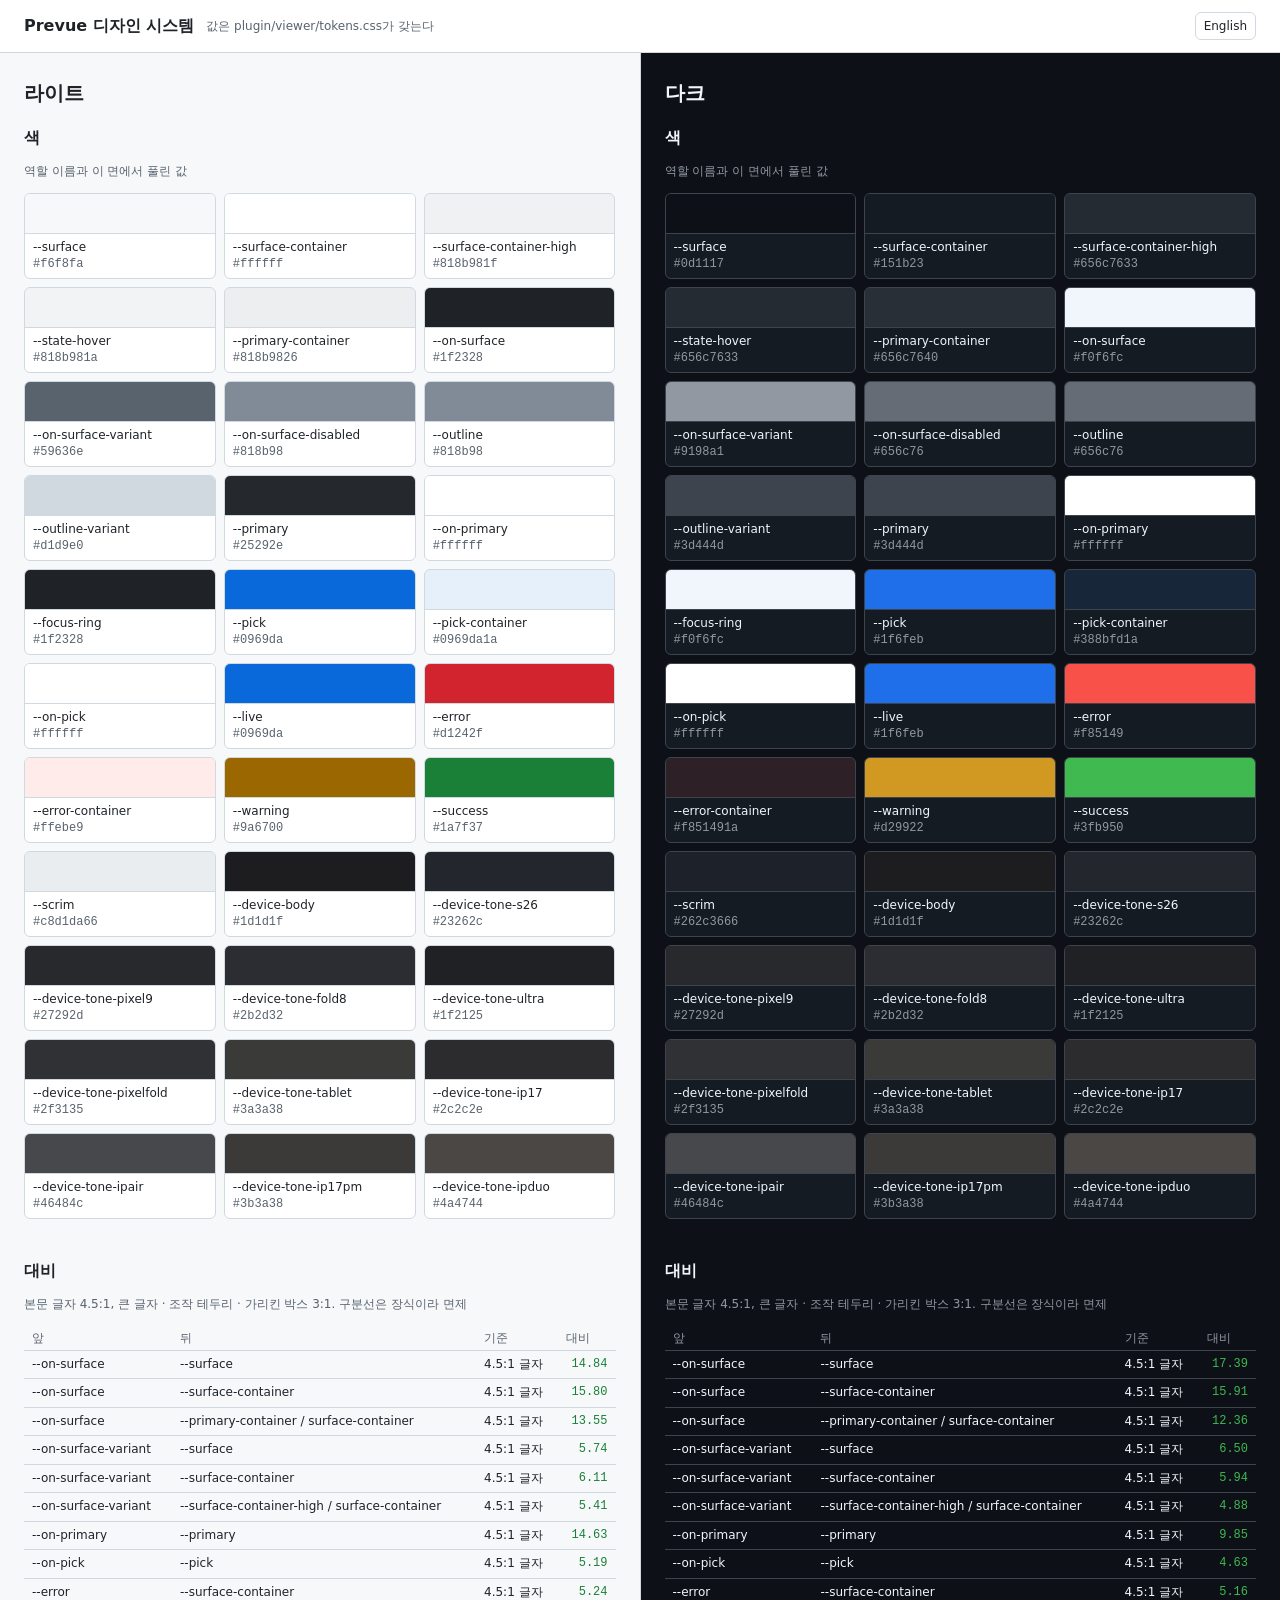
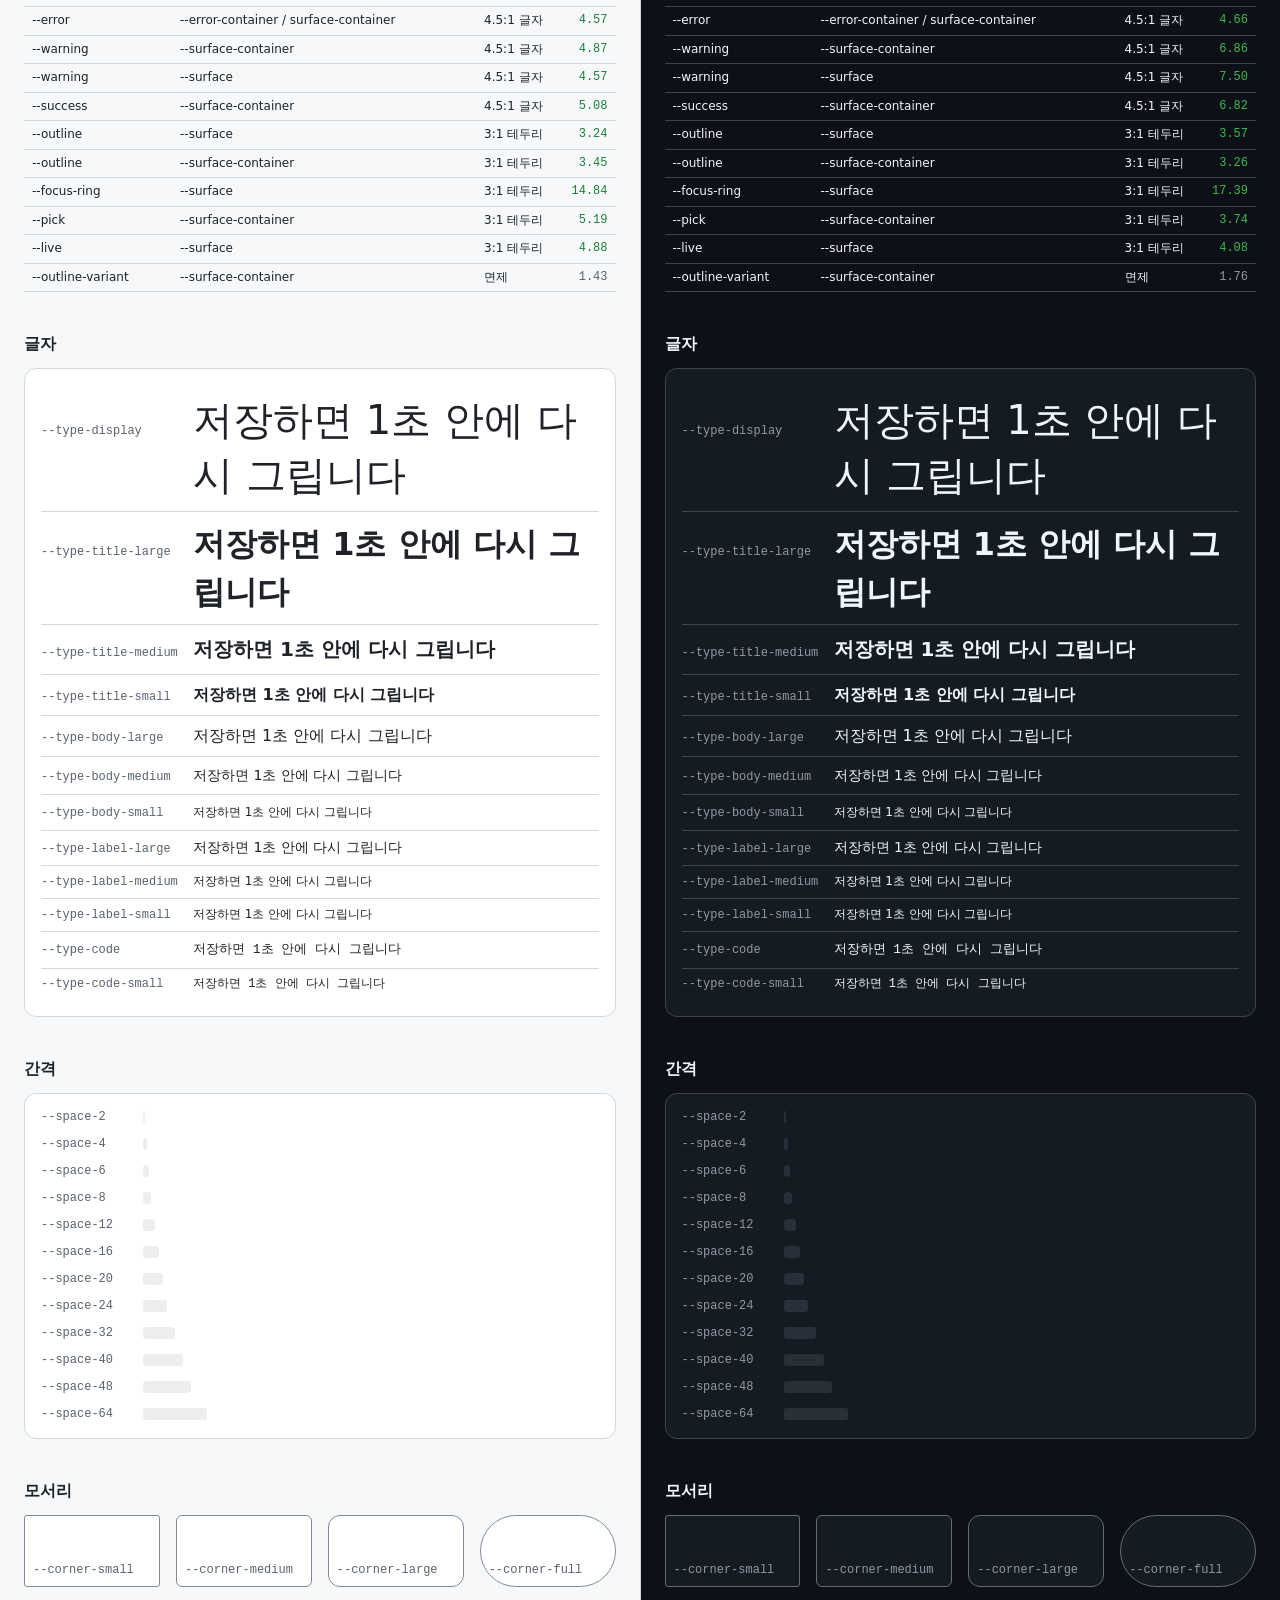
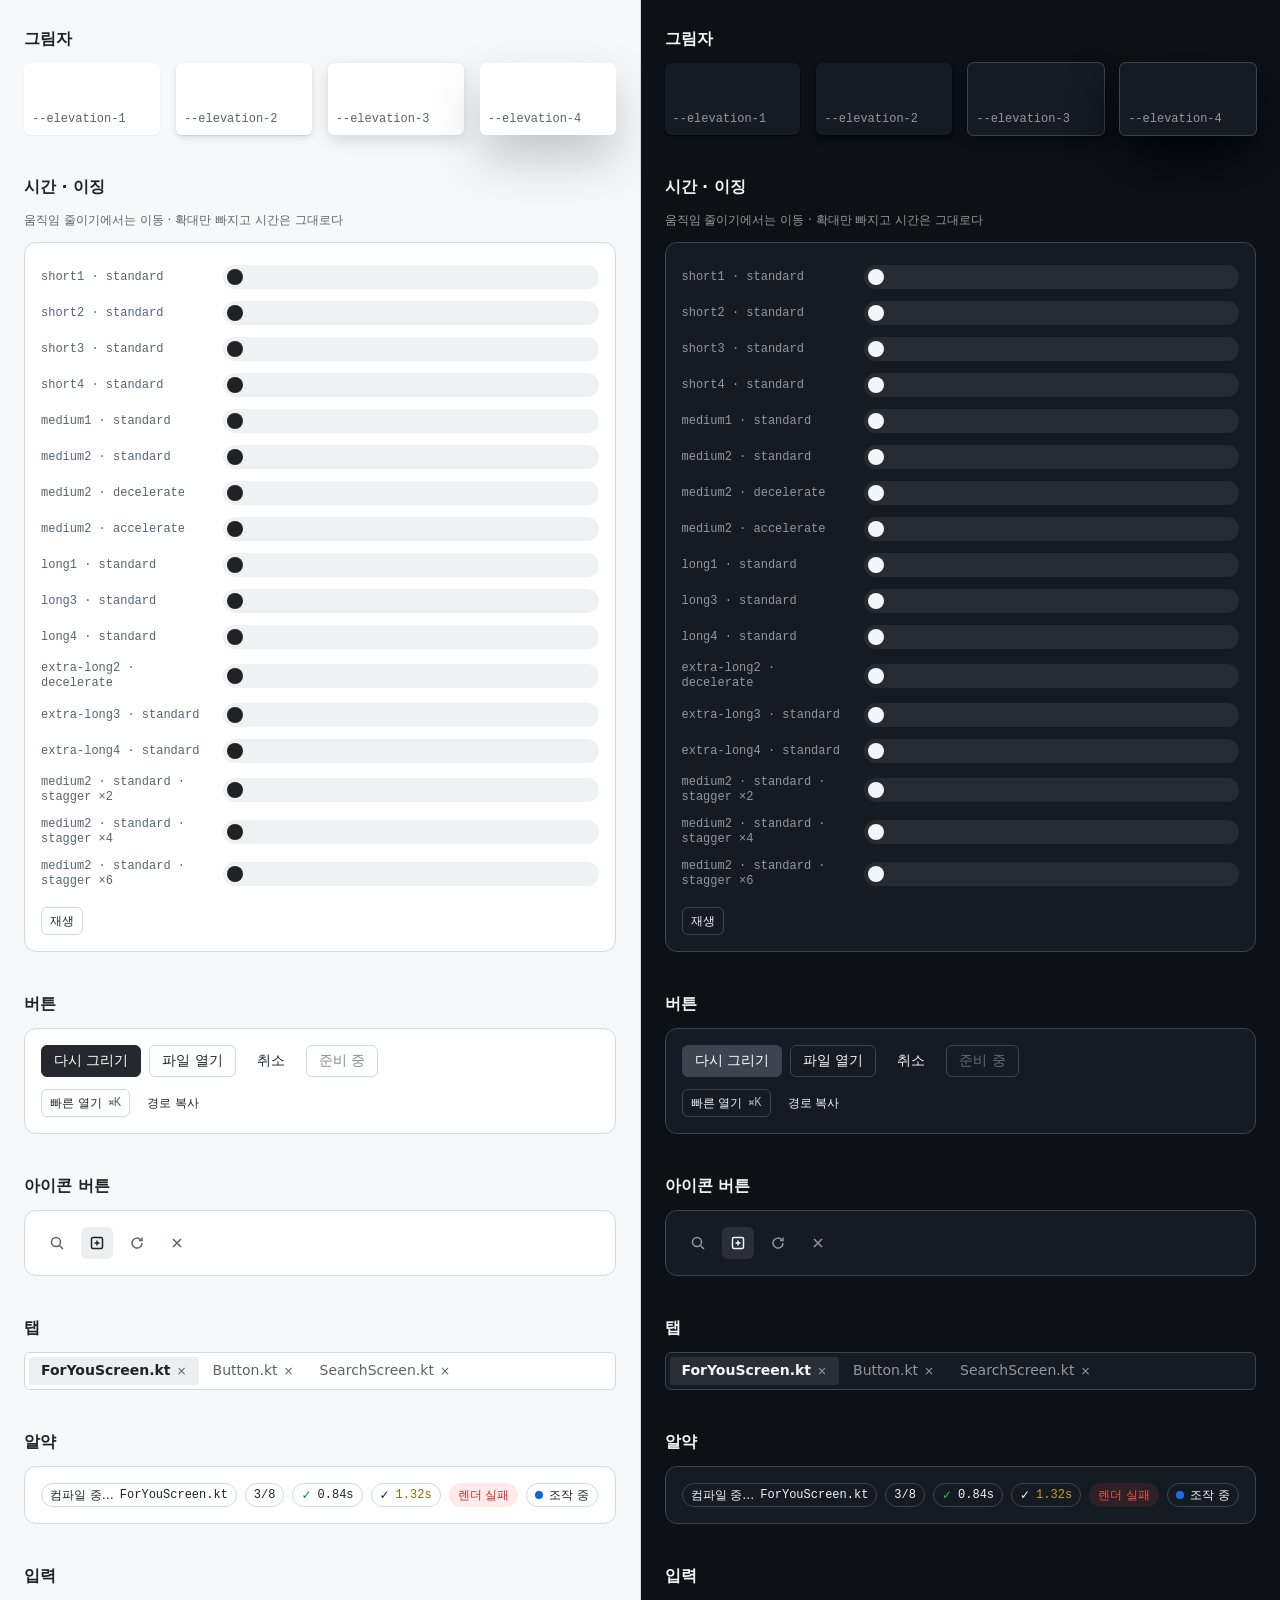
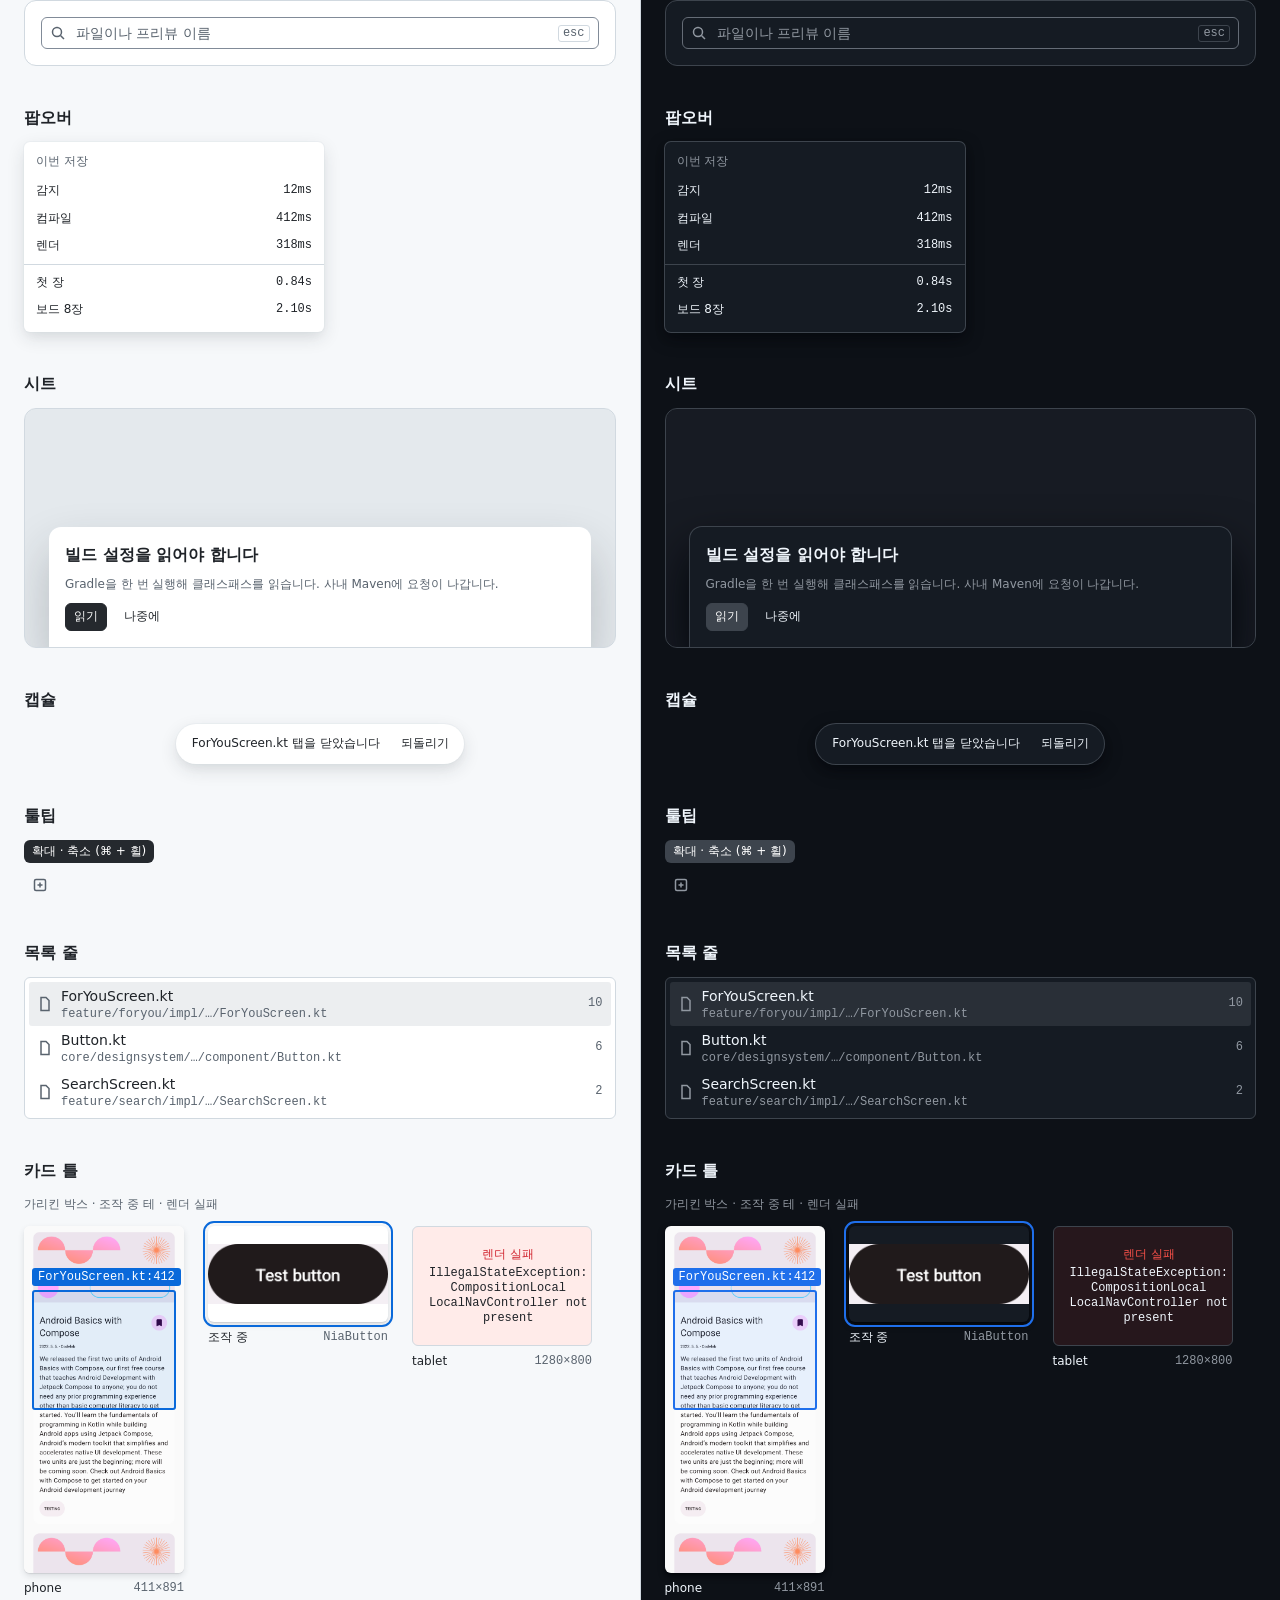
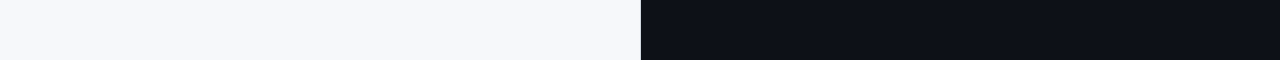
<file: prototypes/design-system/index.html>
<!doctype html>
<html lang="ko">
<head>
<meta charset="utf-8">
<meta name="viewport" content="width=device-width, initial-scale=1">
<title>Prevue 디자인 시스템</title>
<link rel="stylesheet" href="../../plugin/viewer/tokens.css">
<style>
  * { box-sizing: border-box; }
  body { margin: 0; background: var(--surface); color: var(--on-surface); font: var(--type-body-medium); }
  .top { position: sticky; top: 0; z-index: 2; display: flex; align-items: center; gap: var(--space-12); padding: var(--space-12) var(--space-24);
         background: var(--surface-container); border-bottom: 1px solid var(--outline-variant); }
  .top h1 { margin: 0; font: var(--type-title-small); }
  .top .note { color: var(--on-surface-variant); font: var(--type-label-small); }
  .top .grow { flex: 1; }
  .sheets { display: grid; grid-template-columns: repeat(auto-fit, minmax(min(100%, 560px), 1fr)); gap: 1px; background: var(--outline-variant); }
  .sheet { background: var(--surface); color: var(--on-surface); padding: var(--space-24); min-width: 0; }
  .sheet > h2 { margin: 0 0 var(--space-16); font: var(--type-title-medium); }
  section { margin-bottom: var(--space-40); }
  section > h3 { margin: 0 0 var(--space-12); font: var(--type-title-small); }
  section > p.lead { margin: 0 0 var(--space-12); color: var(--on-surface-variant); font: var(--type-body-small); }
  .box { background: var(--surface-container); border: 1px solid var(--outline-variant); border-radius: var(--corner-large); padding: var(--space-16); }
  .row { display: flex; flex-wrap: wrap; align-items: center; gap: var(--space-8); }
  .stack { display: grid; gap: var(--space-12); }
  .meta { color: var(--on-surface-variant); font: var(--type-code-small); }

  /* 토큰 */
  .swatches { display: grid; grid-template-columns: repeat(auto-fill, minmax(150px, 1fr)); gap: var(--space-8); }
  .swatch { display: grid; grid-template-rows: 40px auto; border: 1px solid var(--outline-variant); border-radius: var(--corner-medium); overflow: hidden; background: var(--surface-container); }
  .swatch i { display: block; border-bottom: 1px solid var(--outline-variant); }
  .swatch div { padding: var(--space-6) var(--space-8); display: grid; gap: var(--space-2); }
  .swatch b { font: var(--type-label-medium); }
  .types .t { display: grid; grid-template-columns: 140px 1fr; gap: var(--space-12); align-items: baseline; padding: var(--space-8) 0; border-bottom: 1px solid var(--outline-variant); }
  .types .t:last-child { border-bottom: 0; }
  .types .t > span:last-child { overflow-wrap: anywhere; }
  .spaces .s { display: grid; grid-template-columns: 90px 1fr; gap: var(--space-12); align-items: center; }
  .spaces .s i { display: block; height: var(--space-12); background: var(--primary-container); border-radius: var(--corner-small); }
  .corners, .elevations { display: grid; grid-template-columns: repeat(auto-fill, minmax(110px, 1fr)); gap: var(--space-16); }
  .corners div, .elevations div { height: 72px; display: grid; place-items: end start; padding: var(--space-8); background: var(--surface-container); }
  .corners div { border: 1px solid var(--outline); }
  .motion .m { display: grid; grid-template-columns: 170px 1fr; gap: var(--space-12); align-items: center; padding: var(--space-6) 0; }
  .motion .track { position: relative; height: var(--control-small); background: var(--surface-container-high); border-radius: var(--corner-full); }
  .motion .dot { position: absolute; top: var(--space-4); left: var(--space-4); width: 16px; height: 16px; border-radius: var(--corner-full); background: var(--on-surface); }
  .motion.play .dot { left: calc(100% - 20px); }
  /* 움직임 줄이기 — 견본도 토큰 규칙대로 이동을 빼고 같은 시간의 페이드만 보인다. */
  @media (prefers-reduced-motion: reduce) {
    .motion .dot { transition-property: opacity !important; }
    .motion.play .dot { left: var(--space-4); opacity: .3; }
  }
  .contrast table { width: 100%; border-collapse: collapse; font: var(--type-body-small); }
  .contrast th, .contrast td { text-align: left; padding: var(--space-4) var(--space-8); border-bottom: 1px solid var(--outline-variant); }
  .contrast th { color: var(--on-surface-variant); font: var(--type-label-medium); }
  .contrast td.n { font: var(--type-code-small); text-align: right; }
  .contrast .ok { color: var(--success); } .contrast .no { color: var(--error); } .contrast .na { color: var(--on-surface-variant); }

  /* 컴포넌트 */
  .btn { display: inline-flex; align-items: center; gap: var(--space-6); height: var(--control-large); padding: 0 var(--space-12); border-radius: var(--corner-medium);
         border: 1px solid var(--outline-variant); background: var(--surface-container); color: var(--on-surface); font: var(--type-label-large); cursor: pointer;
         transition: background var(--duration-short2) var(--easing-standard); }
  .btn:hover { background: var(--state-hover); }
  .btn:focus-visible, .ibtn:focus-visible, .tab:focus-visible, .line:focus-visible { outline: 2px solid var(--focus-ring); outline-offset: 2px; }
  .btn.primary { background: var(--primary); color: var(--on-primary); border-color: var(--primary); }
  .btn.quiet { border-color: transparent; background: transparent; }
  .btn.quiet:hover { background: var(--state-hover); }
  .btn.small { height: var(--control-medium); padding: 0 var(--space-8); font: var(--type-label-medium); }
  .btn:disabled { color: var(--on-surface-disabled); background: transparent; border-color: var(--outline-variant); cursor: default; }
  .btn .key { font: var(--type-code-small); color: inherit; opacity: .7; }
  .ibtn { width: var(--control-large); height: var(--control-large); display: inline-grid; place-items: center; border: 0; border-radius: var(--corner-medium);
          background: transparent; color: var(--on-surface-variant); cursor: pointer; }
  .ibtn:hover { background: var(--state-hover); color: var(--on-surface); }
  .ibtn[aria-pressed="true"] { background: var(--primary-container); color: var(--on-surface); }
  .ibtn svg { width: 16px; height: 16px; }
  .tabs { display: flex; gap: var(--space-2); padding: var(--space-4); background: var(--surface-container); border: 1px solid var(--outline-variant); border-radius: var(--corner-medium); overflow-x: auto; }
  .tab { display: inline-flex; align-items: center; gap: var(--space-6); height: var(--control-medium); padding: 0 var(--space-12); border: 0; border-radius: var(--corner-small);
         background: transparent; color: var(--on-surface-variant); font: var(--type-label-large); font-weight: var(--weight-regular); white-space: nowrap; cursor: pointer; }
  .tab:hover { background: var(--state-hover); color: var(--on-surface); }
  .tab[aria-selected="true"] { background: var(--primary-container); color: var(--on-surface); font-weight: var(--weight-semibold); }
  .tab .x { color: var(--on-surface-variant); font: var(--type-label-small); }
  .pill { display: inline-flex; align-items: center; gap: var(--space-6); height: var(--control-small); padding: 0 var(--space-8); border-radius: var(--corner-full);
          border: 1px solid var(--outline-variant); color: var(--on-surface); font: var(--type-label-medium); white-space: nowrap; }
  .pill .n { font: var(--type-code-small); }
  .pill.ok .mark { color: var(--success); } .pill.slow .n { color: var(--warning); }
  .pill.bad { background: var(--error-container); border-color: transparent; color: var(--error); }
  .pill .live { width: 8px; height: 8px; border-radius: var(--corner-full); background: var(--live); }
  .field { display: flex; align-items: center; gap: var(--space-8); height: var(--control-large); padding: 0 var(--space-8); border: 1px solid var(--outline); border-radius: var(--corner-medium); background: var(--surface-container); color: var(--on-surface-variant); }
  .field:focus-within { border-color: var(--on-surface); }
  .field input { flex: 1; min-width: 0; border: 0; background: transparent; color: var(--on-surface); font: var(--type-body-medium); outline: none; }
  .field input::placeholder { color: var(--on-surface-variant); }
  .field kbd { font: var(--type-code-small); color: var(--on-surface-variant); border: 1px solid var(--outline-variant); border-radius: var(--corner-small); padding: 0 var(--space-4); }
  .popover { width: min(100%, 300px); background: var(--surface-container); border-radius: var(--corner-medium); box-shadow: var(--elevation-3); padding: var(--space-8) 0; }
  .popover .ph { padding: var(--space-4) var(--space-12) var(--space-8); font: var(--type-label-medium); color: var(--on-surface-variant); }
  .popover .pr { display: flex; justify-content: space-between; gap: var(--space-12); padding: var(--space-4) var(--space-12); font: var(--type-body-small); }
  .popover .pr span:last-child { font: var(--type-code-small); line-height: inherit; }
  .popover hr { border: 0; border-top: 1px solid var(--outline-variant); margin: var(--space-4) 0; }
  .stagebg { position: relative; height: 240px; border-radius: var(--corner-large); overflow: hidden; background: var(--surface); border: 1px solid var(--outline-variant); }
  .stagebg .scrim { position: absolute; inset: 0; background: var(--scrim); }
  .sheetbox { position: absolute; left: var(--space-24); right: var(--space-24); bottom: 0; background: var(--surface-container); border-radius: var(--corner-large) var(--corner-large) 0 0;
              box-shadow: var(--elevation-4); padding: var(--space-16); display: grid; gap: var(--space-8); }
  .sheetbox h4 { margin: 0; font: var(--type-title-small); }
  .sheetbox p { margin: 0; color: var(--on-surface-variant); font: var(--type-body-small); }
  .capsule-wrap { display: flex; justify-content: center; }
  .capsule { display: inline-flex; align-items: center; gap: var(--space-12); max-width: 100%; min-height: var(--control-xlarge); padding: var(--space-6) var(--space-6) var(--space-6) var(--space-16);
             background: var(--surface-container); border-radius: var(--corner-full); box-shadow: var(--elevation-3); font: var(--type-body-small); }
  .capsule span { min-width: 0; }
  .tipdemo { display: flex; flex-direction: column; align-items: flex-start; gap: var(--space-6); }
  .tooltip { display: inline-block; max-width: 260px; padding: var(--space-4) var(--space-8); border-radius: var(--corner-medium); background: var(--primary); color: var(--on-primary); font: var(--type-label-small); }
  .list { background: var(--surface-container); border: 1px solid var(--outline-variant); border-radius: var(--corner-medium); padding: var(--space-4); }
  .line { display: grid; grid-template-columns: 16px minmax(0, 1fr) auto; align-items: center; gap: var(--space-8); min-height: var(--control-large); padding: var(--space-4) var(--space-8);
          border-radius: var(--corner-small); cursor: pointer; }
  .line:hover { background: var(--state-hover); }
  .line[aria-selected="true"] { background: var(--primary-container); }
  .line svg { width: 16px; height: 16px; color: var(--on-surface-variant); }
  .line .name { font: var(--type-body-medium); overflow: hidden; text-overflow: ellipsis; white-space: nowrap; }
  .line .name small { display: block; color: var(--on-surface-variant); font: var(--type-code-small); overflow: hidden; text-overflow: ellipsis; }
  .line .count { color: var(--on-surface-variant); font: var(--type-code-small); }
  .cards { display: flex; flex-wrap: wrap; align-items: flex-start; gap: var(--space-24); }
  .card { display: grid; gap: var(--space-8); }
  .card .frame { position: relative; border-radius: var(--corner-medium); overflow: hidden; background: var(--surface-container); box-shadow: var(--elevation-2); }
  .card .frame img { display: block; width: 100%; height: 100%; object-fit: contain; }
  .card .pickbox { position: absolute; border: 2px solid var(--pick); background: var(--pick-container); border-radius: var(--corner-small); }
  .card .picktag { position: absolute; transform: translateY(-100%); margin-top: -4px; padding: 0 var(--space-6); border-radius: var(--corner-small); background: var(--pick); color: var(--on-pick); font: var(--type-code-small); line-height: 18px; white-space: nowrap; }
  .card.live .frame { outline: 2px solid var(--live); outline-offset: 3px; }
  .card.failed .frame { display: grid; place-items: center; padding: var(--space-16); background: var(--error-container); color: var(--on-surface); font: var(--type-code-small); text-align: center; box-shadow: none; border: 1px solid var(--outline-variant); }
  .card.failed .frame b { display: block; margin-bottom: var(--space-4); color: var(--error); font: var(--type-label-medium); }
  .card .cap { display: flex; justify-content: space-between; gap: var(--space-8); font: var(--type-label-medium); }
  .card .cap span:last-child { color: var(--on-surface-variant); font: var(--type-code-small); }
  @media (max-width: 640px) {
    .top, .sheet { padding-left: var(--space-16); padding-right: var(--space-16); }
    .types .t, .motion .m { grid-template-columns: 1fr; gap: var(--space-4); }
  }
</style>
</head>
<body>
<header class="top">
  <h1 data-t="title"></h1>
  <span class="note" data-t="note"></span>
  <span class="grow"></span>
  <button class="btn small" id="lang" type="button"></button>
</header>
<main class="sheets">
  <div class="sheet" data-theme="light"></div>
  <div class="sheet" data-theme="dark"></div>
</main>

<template id="sheet">
  <h2></h2>

  <section>
    <h3 data-t="color"></h3>
    <p class="lead" data-t="colorLead"></p>
    <div class="swatches"></div>
  </section>

  <section class="contrast">
    <h3 data-t="contrast"></h3>
    <p class="lead" data-t="contrastLead"></p>
    <table><thead><tr><th data-t="cFg"></th><th data-t="cBg"></th><th data-t="cNeed"></th><th class="n" data-t="cRatio"></th></tr></thead><tbody></tbody></table>
  </section>

  <section>
    <h3 data-t="type"></h3>
    <div class="box types"></div>
  </section>

  <section>
    <h3 data-t="space"></h3>
    <div class="box stack spaces"></div>
  </section>

  <section>
    <h3 data-t="corner"></h3>
    <div class="corners"></div>
  </section>

  <section>
    <h3 data-t="elevation"></h3>
    <div class="elevations"></div>
  </section>

  <section class="motion">
    <h3 data-t="motion"></h3>
    <p class="lead" data-t="motionLead"></p>
    <div class="box"><div class="rows"></div><div class="row" style="margin-top: var(--space-12)"><button class="btn small play" type="button" data-t="play"></button></div></div>
  </section>

  <section>
    <h3 data-t="buttons"></h3>
    <div class="box stack">
      <div class="row">
        <button class="btn primary" type="button" data-t="bPrimary"></button>
        <button class="btn" type="button" data-t="bDefault"></button>
        <button class="btn quiet" type="button" data-t="bQuiet"></button>
        <button class="btn" type="button" disabled data-t="bDisabled"></button>
      </div>
      <div class="row">
        <button class="btn small" type="button"><span data-t="bOpen"></span><span class="key">⌘K</span></button>
        <button class="btn small quiet" type="button" data-t="bCopy"></button>
      </div>
    </div>
  </section>

  <section>
    <h3 data-t="iconButtons"></h3>
    <div class="box row">
      <button class="ibtn" type="button" data-tip="iSearch"><svg viewBox="0 0 16 16" fill="none" stroke="currentColor" stroke-width="1.5"><circle cx="7" cy="7" r="4.5"/><path d="M10.5 10.5 14 14"/></svg></button>
      <button class="ibtn" type="button" data-tip="iZoom" aria-pressed="true"><svg viewBox="0 0 16 16" fill="none" stroke="currentColor" stroke-width="1.5"><rect x="2.5" y="2.5" width="11" height="11" rx="1.5"/><path d="M8 5.5v5M5.5 8h5"/></svg></button>
      <button class="ibtn" type="button" data-tip="iRotate"><svg viewBox="0 0 16 16" fill="none" stroke="currentColor" stroke-width="1.5"><path d="M13 8a5 5 0 1 1-1.5-3.5M13 2.5v3h-3"/></svg></button>
      <button class="ibtn" type="button" data-tip="iClose"><svg viewBox="0 0 16 16" fill="none" stroke="currentColor" stroke-width="1.5"><path d="M4 4l8 8M12 4l-8 8"/></svg></button>
    </div>
  </section>

  <section>
    <h3 data-t="tabs"></h3>
    <div class="tabs" role="tablist">
      <button class="tab" role="tab" aria-selected="true" type="button">ForYouScreen.kt <span class="x">×</span></button>
      <button class="tab" role="tab" aria-selected="false" type="button">Button.kt <span class="x">×</span></button>
      <button class="tab" role="tab" aria-selected="false" type="button">SearchScreen.kt <span class="x">×</span></button>
    </div>
  </section>

  <section>
    <h3 data-t="pills"></h3>
    <div class="box row">
      <span class="pill"><span data-t="pCompiling"></span> <span class="n">ForYouScreen.kt</span></span>
      <span class="pill"><span class="n">3/8</span></span>
      <span class="pill ok"><span class="mark">✓</span><span class="n">0.84s</span></span>
      <span class="pill slow"><span class="mark">✓</span><span class="n">1.32s</span></span>
      <span class="pill bad" data-t="pFailed"></span>
      <span class="pill"><span class="live"></span><span data-t="pLive"></span></span>
    </div>
  </section>

  <section>
    <h3 data-t="input"></h3>
    <div class="box stack">
      <label class="field"><svg width="16" height="16" viewBox="0 0 16 16" fill="none" stroke="currentColor" stroke-width="1.5"><circle cx="7" cy="7" r="4.5"/><path d="M10.5 10.5 14 14"/></svg><input data-ph="inputPh"><kbd>esc</kbd></label>
    </div>
  </section>

  <section>
    <h3 data-t="popover"></h3>
    <div class="popover">
      <div class="ph" data-t="popHead"></div>
      <div class="pr"><span data-t="popDetect"></span><span>12ms</span></div>
      <div class="pr"><span data-t="popCompile"></span><span>412ms</span></div>
      <div class="pr"><span data-t="popRender"></span><span>318ms</span></div>
      <hr>
      <div class="pr"><span data-t="popFirst"></span><span>0.84s</span></div>
      <div class="pr"><span data-t="popBoard"></span><span>2.10s</span></div>
    </div>
  </section>

  <section>
    <h3 data-t="sheetC"></h3>
    <div class="stagebg">
      <div class="scrim"></div>
      <div class="sheetbox">
        <h4 data-t="sheetTitle"></h4>
        <p data-t="sheetBody"></p>
        <div class="row"><button class="btn primary small" type="button" data-t="sheetGo"></button><button class="btn quiet small" type="button" data-t="sheetLater"></button></div>
      </div>
    </div>
  </section>

  <section>
    <h3 data-t="capsule"></h3>
    <div class="capsule-wrap"><div class="capsule"><span data-t="capText"></span><button class="btn small quiet" type="button" data-t="capUndo"></button></div></div>
  </section>

  <section>
    <h3 data-t="tooltip"></h3>
    <div class="tipdemo">
      <span class="tooltip" role="tooltip" data-t="tipText"></span>
      <button class="ibtn" type="button" data-tip="iZoom"><svg viewBox="0 0 16 16" fill="none" stroke="currentColor" stroke-width="1.5"><rect x="2.5" y="2.5" width="11" height="11" rx="1.5"/><path d="M8 5.5v5M5.5 8h5"/></svg></button>
    </div>
  </section>

  <section>
    <h3 data-t="list"></h3>
    <div class="list">
      <div class="line" tabindex="0" aria-selected="true"><svg viewBox="0 0 16 16" fill="none" stroke="currentColor" stroke-width="1.5"><path d="M4 1.5h5l3 3v10H4z"/></svg><span class="name">ForYouScreen.kt<small>feature/foryou/impl/…/ForYouScreen.kt</small></span><span class="count">10</span></div>
      <div class="line" tabindex="0"><svg viewBox="0 0 16 16" fill="none" stroke="currentColor" stroke-width="1.5"><path d="M4 1.5h5l3 3v10H4z"/></svg><span class="name">Button.kt<small>core/designsystem/…/component/Button.kt</small></span><span class="count">6</span></div>
      <div class="line" tabindex="0"><svg viewBox="0 0 16 16" fill="none" stroke="currentColor" stroke-width="1.5"><path d="M4 1.5h5l3 3v10H4z"/></svg><span class="name">SearchScreen.kt<small>feature/search/impl/…/SearchScreen.kt</small></span><span class="count">2</span></div>
    </div>
  </section>

  <section>
    <h3 data-t="cardC"></h3>
    <p class="lead" data-t="cardLead"></p>
    <div class="cards">
      <div class="card"><div class="frame" style="width: 160px; height: 347px">
        <img src="img/ForYouScreenPopulatedFeed-0.png" alt="">
        <div class="pickbox" style="left: 8px; top: 64px; width: 144px; height: 120px"></div>
        <div class="picktag" style="left: 8px; top: 64px">ForYouScreen.kt:412</div>
      </div><div class="cap"><span>phone</span><span>411×891</span></div></div>
      <div class="card live"><div class="frame" style="width: 180px; height: 96px"><img src="img/NiaButtonPreview-0.png" alt=""></div><div class="cap"><span data-t="cardLive"></span><span>NiaButton</span></div></div>
      <div class="card failed"><div class="frame" style="width: 180px; height: 120px"><div><b data-t="cardFail"></b>IllegalStateException: CompositionLocal LocalNavController not present</div></div><div class="cap"><span>tablet</span><span>1280×800</span></div></div>
    </div>
  </section>
</template>

<script>
  // 길이 확인용 임시 문구다. 실제 영어 문구는 영어 버전 작업이 쓴다.
  const T = {
    ko: {
      title: "Prevue 디자인 시스템", note: "값은 plugin/viewer/tokens.css가 갖는다", lang: "English", light: "라이트", dark: "다크",
      color: "색", colorLead: "역할 이름과 이 면에서 풀린 값", contrast: "대비", contrastLead: "본문 글자 4.5:1, 큰 글자 · 조작 테두리 · 가리킨 박스 3:1. 구분선은 장식이라 면제", cFg: "앞", cBg: "뒤", cNeed: "기준", cRatio: "대비",
      type: "글자", space: "간격", corner: "모서리", elevation: "그림자", motion: "시간 · 이징", motionLead: "움직임 줄이기에서는 이동 · 확대만 빠지고 시간은 그대로다", play: "재생",
      sample: "저장하면 1초 안에 다시 그립니다",
      buttons: "버튼", bPrimary: "다시 그리기", bDefault: "파일 열기", bQuiet: "취소", bDisabled: "준비 중", bOpen: "빠른 열기", bCopy: "경로 복사",
      iconButtons: "아이콘 버튼", iSearch: "찾기", iZoom: "확대", iRotate: "돌리기", iClose: "닫기",
      tabs: "탭", pills: "알약", pCompiling: "컴파일 중…", pFailed: "렌더 실패", pLive: "조작 중",
      input: "입력", inputPh: "파일이나 프리뷰 이름",
      popover: "팝오버", popHead: "이번 저장", popDetect: "감지", popCompile: "컴파일", popRender: "렌더", popFirst: "첫 장", popBoard: "보드 8장",
      sheetC: "시트", sheetTitle: "빌드 설정을 읽어야 합니다", sheetBody: "Gradle을 한 번 실행해 클래스패스를 읽습니다. 사내 Maven에 요청이 나갑니다.", sheetGo: "읽기", sheetLater: "나중에",
      capsule: "캡슐", capText: "ForYouScreen.kt 탭을 닫았습니다", capUndo: "되돌리기",
      tooltip: "툴팁", tipText: "확대 · 축소 (⌘ + 휠)",
      list: "목록 줄", cardC: "카드 틀", cardLead: "가리킨 박스 · 조작 중 테 · 렌더 실패", cardLive: "조작 중", cardFail: "렌더 실패",
      exempt: "면제", text: "글자", large: "테두리",
    },
    en: {
      title: "Prevue design system", note: "Values live in plugin/viewer/tokens.css", lang: "한국어", light: "Light", dark: "Dark",
      color: "Color", colorLead: "Role names and the values they resolve to on this surface", contrast: "Contrast", contrastLead: "Body text 4.5:1; large text, control borders and the picked box 3:1. Dividers are decorative and exempt", cFg: "Foreground", cBg: "Background", cNeed: "Needs", cRatio: "Ratio",
      type: "Typography", space: "Spacing", corner: "Corners", elevation: "Elevation", motion: "Duration and easing", motionLead: "With reduced motion, movement and scaling are dropped; durations stay the same", play: "Play",
      sample: "Saves are redrawn in under a second",
      buttons: "Buttons", bPrimary: "Redraw previews", bDefault: "Open file", bQuiet: "Cancel", bDisabled: "Preparing", bOpen: "Quick open", bCopy: "Copy path",
      iconButtons: "Icon buttons", iSearch: "Search", iZoom: "Zoom", iRotate: "Rotate", iClose: "Close",
      tabs: "Tabs", pills: "Status pills", pCompiling: "Compiling…", pFailed: "Render failed", pLive: "Interacting",
      input: "Text field", inputPh: "File or preview name",
      popover: "Popover", popHead: "Last save", popDetect: "Detected", popCompile: "Compiled", popRender: "Rendered", popFirst: "First preview", popBoard: "All 8 previews",
      sheetC: "Sheet", sheetTitle: "Prevue needs to read your build setup", sheetBody: "Gradle runs once to read the classpath. This sends requests to your company Maven repository.", sheetGo: "Read build", sheetLater: "Not now",
      capsule: "Capsule", capText: "Closed the ForYouScreen.kt tab", capUndo: "Undo",
      tooltip: "Tooltip", tipText: "Zoom in and out (⌘ + scroll)",
      list: "List rows", cardC: "Card frame", cardLead: "Picked box, interacting outline, failed render", cardLive: "Interacting", cardFail: "Render failed",
      exempt: "exempt", text: "text", large: "border",
    },
  };

  const COLORS = ["surface", "surface-container", "surface-container-high", "state-hover", "primary-container", "on-surface", "on-surface-variant", "on-surface-disabled",
    "outline", "outline-variant", "primary", "on-primary", "focus-ring", "pick", "pick-container", "on-pick", "live", "error", "error-container", "warning", "success", "scrim",
    "device-body", "device-tone-s26", "device-tone-pixel9", "device-tone-fold8", "device-tone-ultra", "device-tone-pixelfold", "device-tone-tablet",
    "device-tone-ip17", "device-tone-ipair", "device-tone-ip17pm", "device-tone-ipduo"];
  const TYPES = ["display", "title-large", "title-medium", "title-small", "body-large", "body-medium", "body-small", "label-large", "label-medium", "label-small", "code", "code-small"];
  const SPACES = [2, 4, 6, 8, 12, 16, 20, 24, 32, 40, 48, 64];
  const CORNERS = ["small", "medium", "large", "full"];
  // [시간, 이징, 계단 칸 수] — 계단은 --motion-stagger 의 배수만큼 늦게 출발한다.
  const MOTIONS = [["short1", "standard"], ["short2", "standard"], ["short3", "standard"], ["short4", "standard"], ["medium1", "standard"],
    ["medium2", "standard"], ["medium2", "decelerate"], ["medium2", "accelerate"], ["long1", "standard"], ["long3", "standard"], ["long4", "standard"],
    ["extra-long2", "decelerate"], ["extra-long3", "standard"], ["extra-long4", "standard"],
    ["medium2", "standard", 2], ["medium2", "standard", 4], ["medium2", "standard", 6]];
  // [앞, 뒤, 기준] — 반투명한 뒤는 그 아래 면에 겹친 색으로 잰다.
  const PAIRS = [
    ["on-surface", "surface", 4.5], ["on-surface", "surface-container", 4.5], ["on-surface", "primary-container/surface-container", 4.5],
    ["on-surface-variant", "surface", 4.5], ["on-surface-variant", "surface-container", 4.5], ["on-surface-variant", "surface-container-high/surface-container", 4.5],
    ["on-primary", "primary", 4.5], ["on-pick", "pick", 4.5], ["error", "surface-container", 4.5], ["error", "error-container/surface-container", 4.5],
    ["warning", "surface-container", 4.5], ["warning", "surface", 4.5], ["success", "surface-container", 4.5],
    ["outline", "surface", 3], ["outline", "surface-container", 3], ["focus-ring", "surface", 3], ["pick", "surface-container", 3], ["live", "surface", 3],
    ["outline-variant", "surface-container", 0],
  ];

  let lang = "ko";
  const sheets = [...document.querySelectorAll(".sheet")];

  function resolve(sheet, role) {
    const probe = document.createElement("i");
    probe.style.cssText = `position:absolute;visibility:hidden;color:var(--${role})`;
    sheet.append(probe);
    const c = getComputedStyle(probe).color.match(/[\d.]+/g).map(Number);
    probe.remove();
    return { r: c[0], g: c[1], b: c[2], a: c.length > 3 ? c[3] : 1 };
  }
  const over = (top, under) => ({ r: top.r * top.a + under.r * (1 - top.a), g: top.g * top.a + under.g * (1 - top.a), b: top.b * top.a + under.b * (1 - top.a), a: 1 });
  const layered = (sheet, spec) => spec.split("/").reverse().map(r => resolve(sheet, r)).reduce((under, top) => over(top, under));
  const lum = c => [c.r, c.g, c.b].map(v => { v /= 255; return v <= .03928 ? v / 12.92 : ((v + .055) / 1.055) ** 2.4; }).reduce((s, v, i) => s + v * [.2126, .7152, .0722][i], 0);
  const ratio = (a, b) => { const [x, y] = [lum(a), lum(b)].sort((p, q) => q - p); return (x + .05) / (y + .05); };
  const hex = c => "#" + [c.r, c.g, c.b].map(v => Math.round(v).toString(16).padStart(2, "0")).join("") + (c.a < 1 ? Math.round(c.a * 255).toString(16).padStart(2, "0") : "");

  function build(sheet) {
    sheet.replaceChildren(document.getElementById("sheet").content.cloneNode(true));
    sheet.querySelector(".swatches").innerHTML = COLORS.map(n =>
      `<div class="swatch"><i style="background:var(--${n})"></i><div><b>--${n}</b><span class="meta" data-role="${n}"></span></div></div>`).join("");
    sheet.querySelector(".types").innerHTML = TYPES.map(n =>
      `<div class="t"><span class="meta">--type-${n}</span><span style="font:var(--type-${n})" data-t="sample"></span></div>`).join("");
    sheet.querySelector(".spaces").innerHTML = SPACES.map(n =>
      `<div class="s"><span class="meta">--space-${n}</span><i style="width:var(--space-${n})"></i></div>`).join("");
    sheet.querySelector(".corners").innerHTML = CORNERS.map(n =>
      `<div style="border-radius:var(--corner-${n})"><span class="meta">--corner-${n}</span></div>`).join("");
    sheet.querySelector(".elevations").innerHTML = [1, 2, 3, 4].map(n =>
      `<div style="box-shadow:var(--elevation-${n});border-radius:var(--corner-medium)"><span class="meta">--elevation-${n}</span></div>`).join("");
    sheet.querySelector(".motion .rows").innerHTML = MOTIONS.map(([d, e, k]) =>
      `<div class="m"><span class="meta">${d} · ${e}${k ? ` · stagger ×${k}` : ""}</span><div class="track"><i class="dot" style="transition:left var(--duration-${d}) var(--easing-${e})${k ? ` calc(var(--motion-stagger) * ${k})` : ""}"></i></div></div>`).join("");
    sheet.querySelector(".play").addEventListener("click", e => e.target.closest(".motion").classList.toggle("play"));
    sheet.querySelectorAll("[data-role]").forEach(el => { el.textContent = hex(resolve(sheet, el.dataset.role)); });
    sheet.querySelector(".contrast tbody").innerHTML = PAIRS.map(([fg, bg, need]) => {
      const r = ratio(layered(sheet, fg), layered(sheet, bg));
      const cls = need === 0 ? "na" : r >= need ? "ok" : "no";
      const needText = need === 0 ? `<span data-t="exempt"></span>` : `${need}:1 <span data-t="${need === 3 ? "large" : "text"}"></span>`;
      return `<tr><td>--${fg}</td><td>--${bg.split("/").join(" / ")}</td><td>${needText}</td><td class="n ${cls}">${r.toFixed(2)}</td></tr>`;
    }).join("");
  }

  function translate() {
    const t = T[lang];
    document.documentElement.lang = lang;
    document.querySelectorAll("[data-t]").forEach(el => { el.textContent = t[el.dataset.t]; });
    document.querySelectorAll("[data-ph]").forEach(el => { el.placeholder = t[el.dataset.ph]; });
    document.querySelectorAll("[data-tip]").forEach(el => { el.title = t[el.dataset.tip]; el.setAttribute("aria-label", t[el.dataset.tip]); });
    sheets.forEach(s => { s.querySelector("h2").textContent = t[s.dataset.theme]; });
    document.getElementById("lang").textContent = t.lang;
    document.title = t.title;
  }

  sheets.forEach(build);
  if (new URLSearchParams(location.search).get("lang") === "en") lang = "en";
  translate();
  document.getElementById("lang").addEventListener("click", () => { lang = lang === "ko" ? "en" : "ko"; translate(); });
</script>
</body>
</html>
</file>
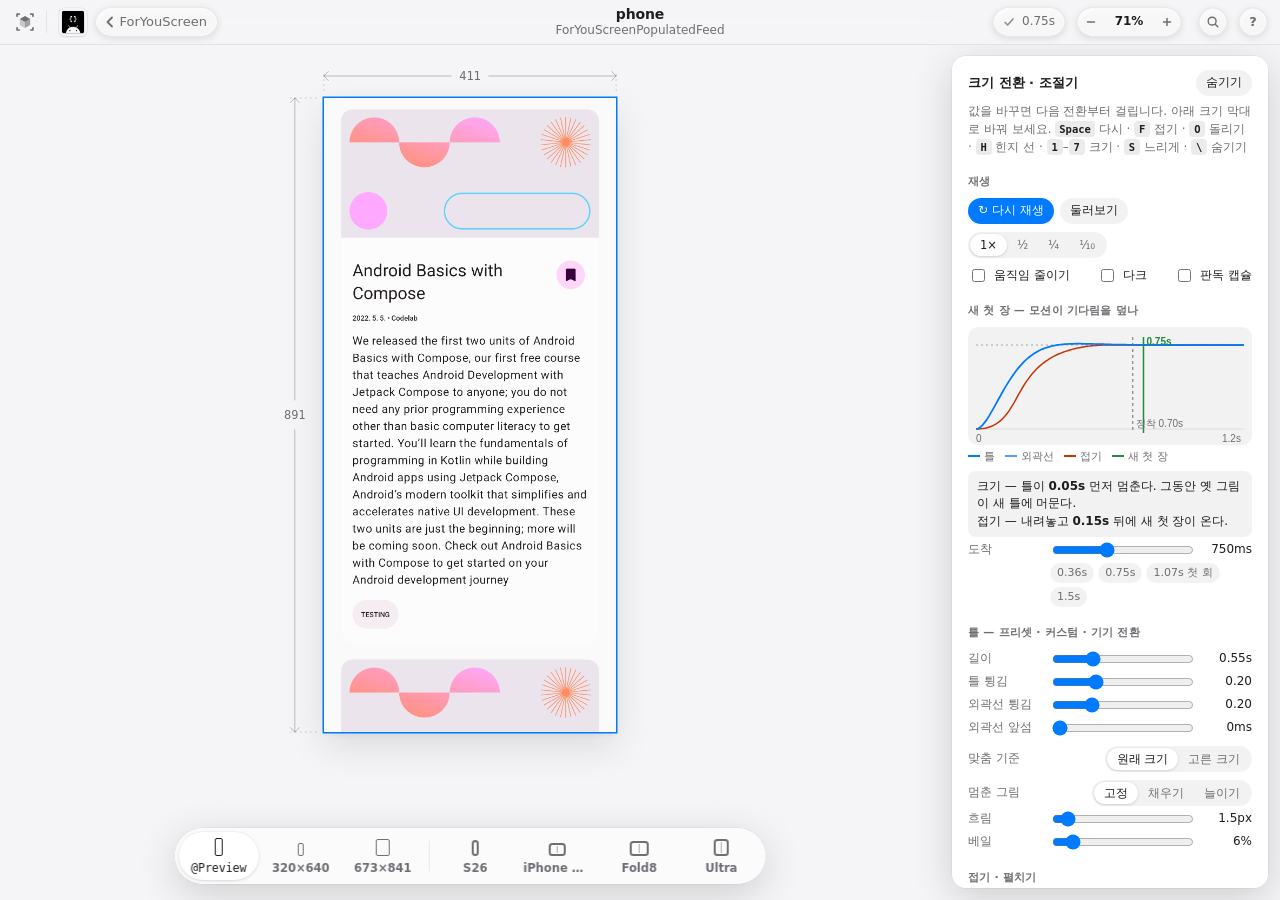
<file: prototypes/resize/index.html>
<!doctype html>
<html lang="ko">
<head>
<meta charset="utf-8">
<meta name="viewport" content="width=device-width, initial-scale=1">
<title>Prevue 크기 전환 시제품</title>
<link rel="icon" href="icon.png">
<style>
/* 지금 뷰어(plugin/viewer/style.css)의 작업 공간을 옮겨 온 판이다. 토큰 · 헤더 · 무대 값은 뷰어 그대로 — 여기서 맞춘 모션이 제품에 그대로 옮겨 가야 한다.
   새것은 아래 크기 막대(.sbar)와 치수선(.ruler), 외곽선 · 힌지 선, 접기 장치(.rig), 그리고 값을 맞추는 조절기(.lab)다. */
:root {
  --canvas: #f5f5f7; --surface: #ffffff; --fg: #1d1d1f; --fg2: #6e6e73; --fg3: #8e8e93;
  --hair: rgba(0, 0, 0, .08); --fill: rgba(0, 0, 0, .05); --fill2: rgba(0, 0, 0, .08);
  --accent: #007aff; --accent-soft: rgba(0, 122, 255, .12); --on-accent: #fff;
  --orange: #c93400; --green: #248a3d;
  --glass: rgba(246, 246, 248, .72); --glass-solid: rgba(252, 252, 253, .86);
  --drop-fill: rgba(255, 255, 255, .72); --drop-rim: rgba(0, 0, 0, .07); --drop-shadow: rgba(0, 0, 0, .10);
  --shadow-hi: 0 2px 6px rgba(0, 0, 0, .07), 0 14px 36px rgba(0, 0, 0, .11);
  --shadow-pop: 0 0 0 .5px rgba(0, 0, 0, .08), 0 10px 40px rgba(0, 0, 0, .16);
  --outline: rgba(0, 0, 0, .26);
  --lab-bg: rgba(255, 255, 255, .92);
  --r: 12px; --r-s: 8px;
  --ease: cubic-bezier(.32, .72, 0, 1);
  --dur: 320ms; --dur-s: 200ms;
  --pop-from: scale(.96);
  --bar-h: 44px; --lab-w: 316px;
  color-scheme: light;
}
@media (prefers-color-scheme: dark) {
  :root:not([data-theme="light"]) {
    --canvas: #1c1c1e; --surface: #2c2c2e; --fg: #f5f5f7; --fg2: #a1a1a6; --fg3: #8e8e93;
    --hair: rgba(255, 255, 255, .10); --fill: rgba(255, 255, 255, .07); --fill2: rgba(255, 255, 255, .12);
    --accent: #0a84ff; --accent-soft: rgba(10, 132, 255, .20); --orange: #ff9f0a; --green: #30d158;
    --glass: rgba(36, 36, 38, .70); --glass-solid: rgba(44, 44, 46, .88);
    --drop-fill: rgba(255, 255, 255, .10); --drop-rim: rgba(255, 255, 255, .16); --drop-shadow: rgba(0, 0, 0, .45);
    --shadow-hi: 0 2px 6px rgba(0, 0, 0, .35), 0 16px 40px rgba(0, 0, 0, .45);
    --shadow-pop: 0 0 0 .5px rgba(255, 255, 255, .12), 0 12px 44px rgba(0, 0, 0, .55);
    --outline: rgba(255, 255, 255, .30);
    --lab-bg: rgba(40, 40, 42, .94);
    --sb-pill: rgba(255, 255, 255, .16);
    color-scheme: dark;
  }
}
:root[data-theme="dark"] {
  --canvas: #1c1c1e; --surface: #2c2c2e; --fg: #f5f5f7; --fg2: #a1a1a6; --fg3: #8e8e93;
  --hair: rgba(255, 255, 255, .10); --fill: rgba(255, 255, 255, .07); --fill2: rgba(255, 255, 255, .12);
  --accent: #0a84ff; --accent-soft: rgba(10, 132, 255, .20); --orange: #ff9f0a; --green: #30d158;
  --glass: rgba(36, 36, 38, .70); --glass-solid: rgba(44, 44, 46, .88);
  --drop-fill: rgba(255, 255, 255, .10); --drop-rim: rgba(255, 255, 255, .16); --drop-shadow: rgba(0, 0, 0, .45);
  --shadow-hi: 0 2px 6px rgba(0, 0, 0, .35), 0 16px 40px rgba(0, 0, 0, .45);
  --shadow-pop: 0 0 0 .5px rgba(255, 255, 255, .12), 0 12px 44px rgba(0, 0, 0, .55);
  --outline: rgba(255, 255, 255, .30);
  --lab-bg: rgba(40, 40, 42, .94);
  --sb-pill: rgba(255, 255, 255, .16);
  color-scheme: dark;
}
:root.rm { --pop-from: none; }

* { box-sizing: border-box; }
html, body { height: 100%; }
body { margin: 0; overflow: hidden; background: var(--canvas); color: var(--fg);
       font: 14px/1.45 -apple-system, BlinkMacSystemFont, "Apple SD Gothic Neo", "Segoe UI", system-ui, sans-serif;
       -webkit-font-smoothing: antialiased; -moz-osx-font-smoothing: grayscale; }
button, input { font: inherit; color: inherit; }
[hidden] { display: none !important; }
:focus-visible { outline: 3px solid var(--accent-soft); outline-offset: 1px; }

/* ---------- 헤더 — 작업 공간의 한 줄(D-57). 뷰어의 .bar 를 그대로 ---------- */
/* 조절기(.lab)보다 위 — 헤더에서 내려오는 메뉴가 조절기에 덮이지 않게 */
.bar { position: fixed; left: 0; right: 0; top: 0; z-index: 30; background: var(--glass); border-bottom: .5px solid var(--hair);
       -webkit-backdrop-filter: saturate(180%) blur(20px); backdrop-filter: saturate(180%) blur(20px); }
.bar-row { position: relative; height: var(--bar-h); display: flex; align-items: center; gap: 16px; padding: 0 12px 0 16px; }
.bar-l { position: relative; z-index: 1; display: flex; align-items: center; gap: 8px; min-width: 0; flex: 1 1 auto; }
.bar-r { display: flex; align-items: center; gap: 10px; flex: 0 0 auto; }
.liquid { position: absolute; left: 0; right: 0; top: 0; height: var(--bar-h); z-index: 0; pointer-events: none; filter: url(#liquid); }
.drop { position: absolute; left: 0; top: 0; border-radius: 999px; background: #000; will-change: transform, width, height; }
.bar-r > :not(.liquid) { position: relative; z-index: 1; }
.defs { position: absolute; width: 0; height: 0; overflow: hidden; }
.lq-fill { flood-color: var(--drop-fill); } .lq-rim { flood-color: var(--drop-rim); } .lq-shadow { flood-color: var(--drop-shadow); }
#searchBox { margin-left: 6px; }
.brand { flex: 0 0 auto; display: inline-flex; align-items: center; color: var(--fg2); }
.brand svg { width: 18px; height: 18px; }
.brand-sep { flex: 0 0 auto; width: .5px; height: 22px; margin: 0 4px; background: var(--hair); }
.app-icon { flex: 0 0 auto; width: 28px; height: 28px; border-radius: 6.3px; box-shadow: 0 0 0 .5px var(--hair), 0 1px 2px rgba(0, 0, 0, .10); }
.back { flex: 0 1 auto; min-width: 0; display: inline-flex; align-items: center; gap: 2px; height: 30px; padding: 0 12px 0 7px; border: 0; border-radius: 999px;
        background: transparent; color: var(--fg2); font-size: 13px; font-weight: 500; cursor: default; }
.back svg { flex: 0 0 auto; width: 16px; height: 16px; }
.ws-title { position: absolute; left: 50%; top: 0; z-index: 1; height: var(--bar-h); max-width: 30%; transform: translateX(-50%);
            display: flex; flex-direction: column; justify-content: center; align-items: center; min-width: 0; }
.ws-title > span { max-width: 100%; overflow: hidden; text-overflow: ellipsis; white-space: nowrap; }
.ws-name { font-size: 14px; line-height: 17px; font-weight: 600; letter-spacing: -.01em; }
.ws-fn { font-size: 12px; line-height: 15px; color: var(--fg2); }

.status { display: inline-flex; align-items: center; gap: 6px; height: 30px; padding: 0 11px 0 10px; border-radius: 999px;
          color: var(--fg2); font-size: 12px; font-variant-numeric: tabular-nums; }
.status svg { width: 14px; height: 14px; color: var(--fg3); }
.status[data-state="over"] svg, .status[data-state="over"] .st-text { color: var(--orange); }

.zoom { display: inline-flex; align-items: center; height: 30px; padding: 0 2px; border-radius: 999px; }
.zoom > button { display: inline-grid; place-items: center; height: 26px; min-width: 26px; padding: 0; border: 0; border-radius: 999px;
                 background: transparent; color: var(--fg2); cursor: pointer; transition: color var(--dur-s) var(--ease), background var(--dur-s) var(--ease); }
.zoom > button:hover { color: var(--fg); background: var(--fill); }
.zoom > button svg { width: 14px; height: 14px; }
.zoom .z-pct { min-width: 50px; padding: 0 6px; color: var(--fg); font-size: 12px; font-weight: 600; font-variant-numeric: tabular-nums; }
.icon-btn { display: inline-grid; place-items: center; width: 30px; height: 30px; padding: 0; border: 0; border-radius: 999px;
            background: transparent; color: var(--fg2); font-size: 13px; font-weight: 600; cursor: default; }
.icon-btn svg { width: 14px; height: 14px; }

/* 메뉴 — 뷰어의 확대 메뉴(.zoom-menu)와 같은 판. 크기 막대를 접었을 때의 목록도 같은 판이다 */
.menu { position: absolute; top: calc(100% + 8px); right: 0; z-index: 30; min-width: 150px; padding: 5px; border-radius: var(--r);
        background: var(--glass-solid); box-shadow: var(--shadow-pop);
        -webkit-backdrop-filter: saturate(180%) blur(24px); backdrop-filter: saturate(180%) blur(24px);
        opacity: 0; visibility: hidden; transform: var(--pop-from); transform-origin: top right;
        transition: opacity var(--dur-s) var(--ease), transform var(--dur-s) var(--ease), visibility 0s linear var(--dur-s); }
.menu.on { opacity: 1; visibility: visible; transform: none; transition-delay: 0s; }
.menu button.it { display: flex; align-items: center; gap: 8px; width: 100%; height: 30px; padding: 0 10px 0 6px; border: 0; border-radius: var(--r-s);
                  background: transparent; color: var(--fg); font-size: 13px; text-align: left; cursor: pointer; white-space: nowrap; }
.menu button.it:hover, .menu button.it:focus-visible { background: var(--accent); color: var(--on-accent); outline: none; }
.menu .ck { flex: 0 0 auto; width: 14px; height: 14px; opacity: 0; }
.menu .it[aria-checked="true"] .ck { opacity: 1; }
.menu .nm { flex: 1 1 auto; }
.menu .dm { flex: 0 0 auto; color: var(--fg2); font-size: 12px; font-variant-numeric: tabular-nums; }
.menu .it:hover .dm, .menu .it:focus-visible .dm { color: inherit; opacity: .8; }
.menu kbd { min-width: 18px; font: inherit; font-size: 11px; opacity: .7; }
.menu .hd { padding: 7px 10px 3px 28px; color: var(--fg3); font-size: 11px; font-weight: 600; letter-spacing: .01em; }
.menu .sep { height: .5px; margin: 5px 8px; background: var(--hair); }
.zoom-menu { min-width: 150px; }
.zoom-menu .it { padding-left: 10px; justify-content: space-between; }

/* ---------- 무대 ---------- */
.canvas { position: fixed; left: 0; right: 0; top: var(--bar-h); bottom: 0; }
/* 그림의 틀. 링(조작 중) · 그림자는 뷰어의 .stage.live 그대로 — 바뀌는 동안에도 켜진 채다(LIVE 깜박임을 숨긴다). */
.stage { position: absolute; left: 0; top: 0; overflow: hidden; border-radius: 0;
         box-shadow: 0 0 0 1.5px var(--accent), var(--shadow-hi); }
.ly { position: absolute; left: 0; top: 0; max-width: none; user-select: none; -webkit-user-drag: none; pointer-events: none; }
.veil { position: absolute; inset: 0; background: #fff; pointer-events: none; }
/* 덮어쓴 틀의 외곽선 — 머리카락 선. 그림 밖으로 띄워 앱의 실제 모서리를 깎지 않는다. 바뀔 때 먼저 튕겨 자리를 잡는 것이 이것이다. */
.outline { position: absolute; left: 0; top: 0; border: .5px solid var(--outline); pointer-events: none; }
.tick { position: absolute; width: 1px; height: 6px; background: var(--outline); pointer-events: none; }
/* 기기 몸체 — 화면 바깥의 추상화한 폼팩터(사용자 지시 2026-10-15). 기기마다 두께 · 모서리 · 카메라 · 옆 단추 · 색이 다르고,
   기기를 바꾸면 그 사이를 모프한다. 펼침의 힌지 이음매는 .tick 이 띠를 가로지르는 선으로 그린다 */
.shell { position: absolute; left: 0; top: 0; pointer-events: none; background-color: #1d1d1f;
         background-image: linear-gradient(150deg, rgba(255,255,255,.18), rgba(255,255,255,0) 40%, rgba(0,0,0,.2));
         box-shadow: inset 0 0 0 1px rgba(255,255,255,.12), 0 0 0 .5px rgba(0,0,0,.5), var(--shadow-hi);
         transition: background-color var(--dur) var(--ease); }
.btn { position: absolute; left: 0; top: 0; border-radius: 2px; pointer-events: none; background-color: #1d1d1f;
       box-shadow: inset 0 0 0 .5px rgba(255,255,255,.18); transition: background-color var(--dur) var(--ease); }
/* 카메라 — 섬 · 펀치 홀. 화면 위에 얹힌다(실제 기기도 상태 바 자리다) */
.cam { position: absolute; left: 0; top: 0; z-index: 2; background: #050505; pointer-events: none; }
/* 펼친 기기의 힌지 — 빛을 받는 접힌 자국. 그림 위에 얇게 둔다 */
.crease { position: absolute; top: 0; width: 14px; margin-left: -7px; pointer-events: none;
          background: linear-gradient(90deg, rgba(255,255,255,0), rgba(255,255,255,.6) 36%, rgba(0,0,0,.18) 50%, rgba(255,255,255,.6) 64%, rgba(255,255,255,0)); }
/* 돌린 기기 — 힌지가 가로로 눕는다 */
.crease.h { width: auto; height: 14px; margin-left: 0; margin-top: -7px;
            background: linear-gradient(180deg, rgba(255,255,255,0), rgba(255,255,255,.6) 36%, rgba(0,0,0,.18) 50%, rgba(255,255,255,.6) 64%, rgba(255,255,255,0)); }

/* iPhone Duo 평면 접기(사용자 지시 2026-10-15) — 내용은 돌지 않는다. 장은 투영한 사다리꼴(clip-path)로 잘리고,
   투영이 내용보다 큰 자리는 어두운 유리, 힌지에서 멀수록 흐림(사본 다섯을 마스크로 섞는다)과 어둠이 커진다 */
.duo { position: absolute; inset: 0; pointer-events: none; }
.duo-base { position: absolute; left: 0; top: 0; box-shadow: var(--shadow-hi); }
.duo-scr { position: absolute; inset: 0; overflow: hidden; box-shadow: 0 0 0 1.5px var(--accent); }
.duo-band { position: absolute; border-style: solid; box-shadow: 0 0 0 .5px rgba(0,0,0,.5), inset 0 0 0 1px rgba(255,255,255,.1); }
.duo-flap { position: absolute; inset: 0; background: #0b0b0d; }
.duo-face { position: absolute; left: 0; top: 0; overflow: hidden; }
.duo-ly { position: absolute; inset: 0; }
.duo-dark { position: absolute; left: 0; top: 0; }
.duo-edge { position: absolute; left: 0; top: 0; width: 100%; height: 100%; overflow: visible; }
/* 장의 몸체 · LIVE 링 — 장 아래에 깔아 바깥 반만 보인다(안쪽 반은 장이 덮는다) */
.duo-edge path { fill: none; stroke-linejoin: round; }
.duo-edge .ring { stroke: var(--accent); stroke-width: 3px; }

/* 기기 자세 — 틀 오른쪽 바깥, 위에서부터 접기 · 돌리기(grilling 2026-10-15). 왼쪽 높이 치수선과 마주 본다. 기기일 때만.
   처음 판은 30px 둥근 단추라 있는지도 몰랐다(사용자) — 아이콘 + 글자 칸으로 키우고, 몸체에서 튀어나오듯 떠오르고 빨려 들어가듯 사라진다 */
.devctl { position: absolute; left: 0; top: 0; z-index: 3; display: flex; flex-direction: column; gap: 4px; padding: 5px; border-radius: 20px;
          background: var(--glass-solid); box-shadow: 0 0 0 .5px var(--hair), var(--shadow-pop);
          -webkit-backdrop-filter: saturate(180%) blur(24px); backdrop-filter: saturate(180%) blur(24px);
          opacity: 0; visibility: hidden; pointer-events: none; transform: translateX(-18px) scale(.6); transform-origin: top left;
          transition: opacity 160ms ease-in, transform 200ms cubic-bezier(.4, 0, 1, 1), visibility 0s linear 200ms; }
.devctl.on { opacity: 1; visibility: visible; pointer-events: auto; transform: none;
             transition: opacity 220ms var(--ease), transform 520ms cubic-bezier(.34, 1.56, .64, 1), visibility 0s; }
.dc { display: flex; flex-direction: column; align-items: center; justify-content: center; gap: 3px; width: 58px; height: 56px; padding: 0; border: 0; border-radius: 15px;
      background: transparent; color: var(--fg); font-size: 11px; font-weight: 600; cursor: pointer;
      opacity: 0; transform: translateY(-6px) scale(.8); transition: opacity 120ms ease-in, transform 160ms ease-in, background var(--dur-s) var(--ease); }
.devctl.on .dc { opacity: 1; transform: none; transition: opacity 240ms var(--ease) 90ms, transform 460ms cubic-bezier(.34, 1.56, .64, 1) 90ms, background var(--dur-s) var(--ease); }
.devctl.on .dc + .dc { transition-delay: 170ms, 170ms, 0s; }
.devctl.on.dim .dc { opacity: .35; pointer-events: none; }
.dc:hover { background: var(--fill2); }
.dc svg { width: 22px; height: 22px; transition: transform var(--dur) var(--ease); }
.dc .dl { color: var(--fg2); }

/* 켜고 끄는 칸(힌지 선) — 켜져 있으면 강조색 */
.dc[aria-pressed="true"], .dc[aria-pressed="true"] .dl { color: var(--accent); }
.devctl.turned #dcFoldIc { transform: rotate(90deg); }

/* 접기 장치 — 접기 · 펼치기 동안만. 멈춘 그림을 힌지에서 갈라 왼쪽 장이 책장처럼 넘어간다 */
.rig { position: absolute; inset: 0; pointer-events: none; }
.rig .lift { position: absolute; inset: 0; }
.rig .plate { position: absolute; left: 0; top: 0; border-radius: var(--r); }
.rig .base, .rig .leaf { position: absolute; left: 0; top: 0; }
.rig .leaf { transform-style: preserve-3d; transform-origin: 100% 50%; }
.rig .clip { position: absolute; inset: 0; overflow: hidden; }
.rig .face { -webkit-backface-visibility: hidden; backface-visibility: hidden; }
.rig .face.outer { transform: rotateY(180deg); }
.rig .shade, .rig .cast { position: absolute; inset: 0; pointer-events: none; }
.rig .shade { background: #000; }
.rig .sheen { position: absolute; top: 0; bottom: 0; left: -60%; width: 220%; pointer-events: none;
              background: linear-gradient(100deg, rgba(255,255,255,0) 38%, rgba(255,255,255,.85) 50%, rgba(255,255,255,0) 62%); }
.rig .edge { position: absolute; pointer-events: none; border-style: solid; }
.rig .ring { border-color: var(--accent); }
.rig .bez { border-color: #1d1d1f; box-shadow: 0 0 0 .5px rgba(0,0,0,.5), inset 0 0 0 1px rgba(255,255,255,.1); }

/* 판독 캡슐 — 뷰어의 알림 캡슐 자리. 크기 막대 위로 떠오른다(결정 2). 조절기에서 켜면 바뀌는 동안 크기를 말한다 */
.capsule { position: fixed; left: 50%; bottom: 82px; z-index: 18; padding: 8px 16px; border-radius: 18px; background: var(--glass-solid); box-shadow: var(--shadow-pop);
           -webkit-backdrop-filter: saturate(180%) blur(24px); backdrop-filter: saturate(180%) blur(24px);
           font-size: 12px; font-variant-numeric: tabular-nums; white-space: nowrap;
           opacity: 0; visibility: hidden; transform: translate(-50%, 10px) var(--pop-from);
           transition: opacity var(--dur) var(--ease), transform var(--dur) var(--ease), visibility 0s linear var(--dur); }
.capsule.on { opacity: 1; visibility: visible; transform: translate(-50%, 0); transition-delay: 0s; }
.capsule b { font-weight: 600; }
.capsule .arrow { color: var(--fg3); margin: 0 6px; }

/* ---------- 크기 막대 — 작업 공간 아래 가운데(사용자 grilling 2026-10-14) ---------- */
/* 정해진 크기는 숫자, 크기가 아닌 것(@Preview · 기기)은 이름. 고른 칸은 하얀 알약이 미끄러져 가리킨다(탭 줄의 글라이더와 같은 문법).
   크기는 막대가 아니라 치수선이 말한다 — 오른쪽 끝에는 기기의 접기 칸만 붙는다(grilling 2026-10-15). 창에 안 들어가면 알약 하나로 접힌다. */
.sbar { position: fixed; left: 50%; bottom: 16px; z-index: 19; display: flex; align-items: center; padding: 4px; border-radius: 999px;
        background: var(--glass-solid); box-shadow: var(--shadow-pop); transform: translateX(-50%);
        -webkit-backdrop-filter: saturate(180%) blur(24px); backdrop-filter: saturate(180%) blur(24px); }
.sb-full { position: relative; display: flex; align-items: center; gap: 2px; }
.sb-it { position: relative; z-index: 1; display: inline-flex; flex-direction: column; align-items: center; justify-content: center; gap: 4px;
         width: 80px; height: 48px; padding: 0 6px; border: 0; border-radius: 999px; background: transparent;
         color: var(--fg2); font-size: 11.5px; font-weight: 600; font-variant-numeric: tabular-nums; white-space: nowrap; cursor: pointer;
         transition: color var(--dur-s) var(--ease); }
.sb-it:hover, .sb-it[aria-checked="true"] { color: var(--fg); }
/* 칸은 모두 같은 폭(80) — 레이블 길이를 따르면 47 ~ 91px 로 제각각이었다(사용자). 아이콘은 한 바닥선에 선다 */
.sb-it .lb { max-width: 100%; overflow: hidden; text-overflow: ellipsis; }
.sb-it.mono { font-size: 11.5px; }
.mono { font-family: ui-monospace, "SF Mono", SFMono-Regular, Menlo, monospace; font-weight: 500; font-size: 12px; }
.sb-glider { position: absolute; left: 0; top: 0; height: 32px; border-radius: 999px; background: var(--sb-pill, var(--surface)); pointer-events: none;
             box-shadow: 0 1px 3px rgba(0, 0, 0, .12), 0 0 0 .5px rgba(0, 0, 0, .05);
             transition: transform var(--dur) var(--ease), width var(--dur) var(--ease), opacity var(--dur-s) var(--ease); }
.sb-glider.instant { transition: none; }
:root.rm .sb-glider { transition: opacity var(--dur-s) var(--ease); }
.sb-sep { flex: 0 0 auto; width: .5px; height: 30px; margin: 0 4px; background: var(--hair); }
/* 크기 아이콘 — 모든 아이콘이 같은 배율(891dp ≈ 18px)이라 모양과 상대 크기가 함께 보인다(grilling 2026-10-15).
   기기는 두꺼운 몸체 + 가운데 힌지, 고른 기기는 접힘 · 돌림을 따라간다 */
.sb-ic { display: flex; align-items: flex-end; justify-content: center; height: 20px; flex: 0 0 auto; }
.menu .sb-ic, .sb-pill .sb-ic { align-items: center; }
.sh { display: block; position: relative; box-sizing: border-box; border: 1.25px solid currentColor; border-radius: 2px;
      transition: width var(--dur) var(--ease), height var(--dur) var(--ease), transform var(--dur) var(--ease); }
.sh.dev { border-width: 2px; border-radius: 3.5px; }
.sh.dev::after { content: ""; position: absolute; left: 50%; top: 1px; bottom: 1px; width: 1px; margin-left: -.5px; background: currentColor; opacity: .55; transition: opacity var(--dur-s) var(--ease); }
.sh.dev.cover::after { opacity: 0; }
.menu .sb-ic { width: 22px; }
.sb-pill { display: none; align-items: center; gap: 6px; height: 32px; padding: 0 10px 0 14px; border: 0; border-radius: 999px; background: transparent;
           color: var(--fg); font-size: 12.5px; font-weight: 600; font-variant-numeric: tabular-nums; white-space: nowrap; cursor: pointer; }
.sb-pill svg { width: 10px; height: 10px; color: var(--fg3); }
.sbar.collapsed .sb-full { display: none; }
.sbar.collapsed .sb-pill { display: inline-flex; }
.sb-menu { top: auto; bottom: calc(100% + 10px); left: 50%; right: auto; min-width: 200px; transform: translateX(-50%) var(--pop-from); transform-origin: bottom center; }
.sb-menu.on { transform: translateX(-50%); }
.sb-menu .sep { margin: 4px 8px; }

/* ---------- 치수선 — 모든 크기에 늘 있다. 위는 폭, 왼쪽은 높이(사용자 grilling 2026-10-15) ---------- */
/* 평소는 조용한 주석(옅은 선 · 회색 숫자)이고, 커스텀이면 숫자가 짙은 배지가 된다 — 고른 표시가 막대에서 여기로 옮겨 온다.
   숫자를 누르는 순간 커스텀 모양이 되고, 바꾸지 않고 나가면 원래 칸으로 돌아간다. */
.ruler { position: absolute; inset: 0; pointer-events: none; }
.ruler svg { position: absolute; left: 0; top: 0; width: 100%; height: 100%; overflow: visible; }
.ruler .dim { fill: none; stroke: var(--fg); stroke-width: 1; stroke-linecap: round; stroke-linejoin: round; opacity: .28; transition: opacity var(--dur-s) var(--ease); }
.ruler .ext { fill: none; stroke: var(--outline); stroke-width: 1; stroke-dasharray: 2 3; opacity: .6; transition: opacity var(--dur-s) var(--ease); }
.ruler.custom .dim { opacity: .72; }
.ruler.custom .ext { opacity: 1; }
/* 평소 숫자는 바탕이 없다 — 선이 숫자 둘레에서 끊긴다(drawRuler). 무대 색으로 칠하면 틀의 그림자 위에서 밝은 상자로 보였다 */
.rl-badge { position: absolute; left: 0; top: 0; z-index: 2; width: 6.2ch; height: 22px; margin: 0; padding: 0 4px; border: 0; border-radius: 6px;
            transform: translate(-50%, -50%); pointer-events: auto; background: transparent; color: var(--fg2);
            font: 500 12px/22px ui-monospace, "SF Mono", SFMono-Regular, Menlo, monospace; font-variant-numeric: tabular-nums; text-align: center; cursor: text;
            transition: box-shadow var(--dur-s) var(--ease), background var(--dur-s) var(--ease), color var(--dur-s) var(--ease); }
.rl-badge:hover { background: var(--fill2); color: var(--fg); }
.ruler.custom .rl-badge { background: var(--fg); color: var(--canvas); font-weight: 600; box-shadow: 0 1px 2px rgba(0, 0, 0, .18); }
.ruler.custom .rl-badge:hover { box-shadow: 0 0 0 3px var(--accent-soft), 0 1px 2px rgba(0, 0, 0, .18); }
.ruler .rl-badge:focus, .ruler.custom .rl-badge:focus { outline: none; background: var(--surface); color: var(--fg); box-shadow: 0 0 0 2px var(--accent), 0 4px 12px rgba(0, 0, 0, .16); }

/* ---------- 조절기 — 제품 화면이 아니라 값을 맞추는 판 ---------- */
.lab { position: fixed; right: 12px; top: calc(var(--bar-h) + 12px); bottom: 12px; z-index: 25; width: var(--lab-w); overflow: auto;
       padding: 14px 16px 18px; border-radius: 14px; background: var(--lab-bg); box-shadow: var(--shadow-pop); font-size: 12px;
       -webkit-backdrop-filter: saturate(180%) blur(24px); backdrop-filter: saturate(180%) blur(24px); scrollbar-width: thin; }
.lab .top { display: flex; align-items: center; justify-content: space-between; gap: 8px; }
.lab h1 { margin: 0; font-size: 13px; font-weight: 600; }
.lab h2 { margin: 18px 0 8px; font-size: 11px; font-weight: 600; color: var(--fg2); letter-spacing: .02em; }
.lab .note { margin: 6px 0 0; color: var(--fg2); line-height: 1.5; }
.lab .note kbd { display: inline-block; min-width: 16px; padding: 0 4px; border-radius: 4px; background: var(--fill2); font: 600 10.5px/16px ui-monospace, "SF Mono", Menlo, monospace; text-align: center; color: var(--fg); }
.lab .b { height: 26px; padding: 0 10px; border: 0; border-radius: 999px; background: var(--fill); color: var(--fg); font-size: 12px; font-weight: 500; cursor: pointer;
          transition: background var(--dur-s) var(--ease); white-space: nowrap; }
.lab .b:hover { background: var(--fill2); }
.lab .b.primary { background: var(--accent); color: var(--on-accent); }
.lab .b.primary:hover { filter: brightness(1.08); }
.lab .row { display: flex; flex-wrap: wrap; gap: 6px; }
.lab .seg { display: inline-flex; padding: 2px; border-radius: 999px; background: var(--fill); }
.lab .seg button { height: 22px; padding: 0 10px; border: 0; border-radius: 999px; background: transparent; color: var(--fg2); font-size: 11.5px; font-weight: 500; cursor: pointer; }
.lab .seg button[aria-pressed="true"] { background: var(--surface); color: var(--fg); box-shadow: 0 1px 3px rgba(0, 0, 0, .12), 0 0 0 .5px rgba(0, 0, 0, .04); }
.lab .line { display: flex; align-items: center; justify-content: space-between; gap: 8px; margin-top: 8px; }
.lab .chk { display: inline-flex; align-items: center; gap: 6px; color: var(--fg); cursor: pointer; }
.lab .s { display: grid; grid-template-columns: 74px 1fr 52px; align-items: center; gap: 8px; margin: 3px 0; color: var(--fg2); }
.lab .s input { width: 100%; accent-color: var(--accent); }
.lab .s output { color: var(--fg); font-variant-numeric: tabular-nums; text-align: right; }
.lab .chips { display: flex; flex-wrap: wrap; gap: 4px; margin: 2px 0 6px 82px; }
.lab .chips button { height: 20px; padding: 0 7px; border: 0; border-radius: 999px; background: var(--fill); color: var(--fg2); font-size: 11px; cursor: pointer; font-variant-numeric: tabular-nums; }
.lab .chips button:hover { background: var(--fill2); color: var(--fg); }
.graph { display: block; width: 100%; height: 118px; margin: 2px 0 4px; border-radius: 10px; background: var(--fill); }
.graph .ax { stroke: var(--hair); stroke-width: 1; }
.graph .one { stroke: var(--fg3); stroke-width: .75; stroke-dasharray: 2 3; }
.graph .frame { fill: none; stroke: var(--accent); stroke-width: 1.75; }
.graph .outl { fill: none; stroke: var(--accent); stroke-width: 1; stroke-dasharray: 3 2; opacity: .7; }
.graph .fold { fill: none; stroke: var(--orange); stroke-width: 1.5; }
.graph .arr { stroke: var(--green); stroke-width: 1.5; }
.graph .set { stroke: var(--fg2); stroke-width: 1; stroke-dasharray: 3 3; }
.graph .head { stroke: var(--fg); stroke-width: 1; opacity: .55; }
.graph text { font: 10px -apple-system, BlinkMacSystemFont, sans-serif; fill: var(--fg2); font-variant-numeric: tabular-nums; }
.graph text.g { fill: var(--green); font-weight: 600; }
.legend { display: flex; flex-wrap: wrap; gap: 4px 10px; color: var(--fg2); font-size: 11px; }
.legend i { display: inline-block; width: 12px; height: 0; margin-right: 4px; vertical-align: 3px; border-top: 2px solid; }
.verdict { margin: 6px 0 2px; padding: 7px 9px; border-radius: 8px; background: var(--fill); color: var(--fg); line-height: 1.45; }
.verdict b { font-weight: 600; }
.lab .copy { width: 100%; height: 32px; margin-top: 16px; }
.lab .foot { display: flex; justify-content: space-between; margin-top: 8px; }
.lab-open { position: fixed; right: 16px; bottom: 20px; z-index: 25; height: 30px; padding: 0 12px; border: 0; border-radius: 999px;
            background: var(--glass-solid); box-shadow: var(--shadow-pop); color: var(--fg); font-size: 12px; font-weight: 500; cursor: pointer;
            -webkit-backdrop-filter: saturate(180%) blur(24px); backdrop-filter: saturate(180%) blur(24px); }
.toast { position: fixed; left: 50%; top: 60px; z-index: 40; padding: 7px 14px; border-radius: 999px; background: var(--fg); color: var(--canvas);
         font-size: 12px; font-weight: 500; opacity: 0; transform: translate(-50%, -6px); transition: opacity var(--dur-s) var(--ease), transform var(--dur-s) var(--ease); pointer-events: none; }
.toast.on { opacity: 1; transform: translate(-50%, 0); }
@media (max-width: 720px) {
  .bar-row { gap: 8px; padding: 0 10px 0 12px; }
  .brand, .brand-sep, .back span, .ws-title, .status .st-text { display: none; }
  .bar-r { gap: 4px; }
  .lab { left: 12px; width: auto; top: auto; height: 46vh; }
}
</style>
</head>
<body>
<svg class="defs" width="0" height="0" aria-hidden="true" focusable="false">
  <filter id="liquid" x="-10%" y="-40%" width="120%" height="180%" color-interpolation-filters="sRGB">
    <feGaussianBlur in="SourceAlpha" stdDeviation="4" result="b"/>
    <feColorMatrix in="b" type="matrix" values="0 0 0 0 0  0 0 0 0 0  0 0 0 0 0  0 0 0 24 -11" result="goo"/>
    <feFlood class="lq-fill"/><feComposite in2="goo" operator="in" result="body"/>
    <feMorphology in="goo" operator="erode" radius="1" result="er"/>
    <feComposite in="goo" in2="er" operator="out" result="edge"/>
    <feFlood class="lq-rim"/><feComposite in2="edge" operator="in" result="rim"/>
    <feGaussianBlur in="goo" stdDeviation="2.2" result="gb"/>
    <feSpecularLighting in="gb" surfaceScale="4" specularConstant=".9" specularExponent="30" lighting-color="#fff" result="sp">
      <feDistantLight azimuth="225" elevation="50"/>
    </feSpecularLighting>
    <feComposite in="sp" in2="goo" operator="in"/>
    <feColorMatrix type="matrix" values="1 0 0 0 0  0 1 0 0 0  0 0 1 0 0  0 0 0 .6 0" result="shine"/>
    <feGaussianBlur in="goo" stdDeviation="3"/><feOffset dy="1.5" result="so"/>
    <feFlood class="lq-shadow"/><feComposite in2="so" operator="in" result="shadow"/>
    <feMerge><feMergeNode in="shadow"/><feMergeNode in="body"/><feMergeNode in="shine"/><feMergeNode in="rim"/></feMerge>
  </filter>
</svg>

<header class="bar">
  <div class="bar-row">
    <div class="bar-l">
      <span class="brand" title="Prevue"><svg viewBox="0 0 240 240" aria-hidden="true"><polygon points="120,40 189.3,80 120,120 50.7,80" fill="currentColor"/><polygon points="189.3,80 189.3,160 120,200 120,120" fill="currentColor" opacity=".62"/><polygon points="50.7,80 120,120 120,200 50.7,160" fill="currentColor" opacity=".34"/><path d="M14 44V14H44M14 196V226H44M226 44V14H196M226 196V226H196" fill="none" stroke="currentColor" stroke-width="22" stroke-linecap="round" stroke-linejoin="round"/></svg></span>
      <span class="brand-sep" aria-hidden="true"></span>
      <img class="app-icon" src="icon.png" alt="">
      <button class="back" id="back" type="button" tabindex="-1"><svg viewBox="0 0 16 16" fill="none" stroke="currentColor" stroke-width="1.8" stroke-linecap="round" stroke-linejoin="round"><path d="M10 3.5 5.5 8l4.5 4.5"/></svg><span>ForYouScreen</span></button>
    </div>
    <div class="ws-title"><span class="ws-name">phone</span><span class="ws-fn">ForYouScreenPopulatedFeed</span></div>
    <div class="bar-r" id="barR">
      <div class="liquid" id="liquidLayer" aria-hidden="true"></div>
      <div class="status" id="status" data-state="idle">
        <svg viewBox="0 0 16 16" fill="none" stroke="currentColor" stroke-width="1.8" stroke-linecap="round" stroke-linejoin="round"><path d="m3.5 8.5 3 3 6-7"/></svg><span class="st-text" id="statusText">0.75s</span>
      </div>
      <div class="zoom" id="zoomCtl">
        <button type="button" id="zoomOut" aria-label="축소" title="축소 (−)"><svg viewBox="0 0 16 16" fill="none" stroke="currentColor" stroke-width="1.7" stroke-linecap="round"><path d="M4 8h8"/></svg></button>
        <button type="button" id="zoomPct" class="z-pct" aria-haspopup="menu" aria-expanded="false">100%</button>
        <button type="button" id="zoomIn" aria-label="확대" title="확대 (+)"><svg viewBox="0 0 16 16" fill="none" stroke="currentColor" stroke-width="1.7" stroke-linecap="round"><path d="M4 8h8M8 4v8"/></svg></button>
        <div class="menu zoom-menu" id="zoomMenu" role="menu">
          <button class="it" type="button" role="menuitem" data-z="fit">맞춤<kbd>0</kbd></button>
          <button class="it" type="button" role="menuitem" data-z="1">실제 크기</button>
          <button class="it" type="button" role="menuitem" data-z="2">200%</button>
        </div>
      </div>
      <button class="icon-btn" id="searchBox" type="button" tabindex="-1" aria-label="프리뷰 파일 열기"><svg viewBox="0 0 16 16" fill="none" stroke="currentColor" stroke-width="1.6" stroke-linecap="round"><circle cx="7" cy="7" r="4.5"/><path d="m10.5 10.5 3 3"/></svg></button>
      <button class="icon-btn" id="helpBtn" type="button" tabindex="-1" aria-label="단축키 도움말">?</button>
    </div>
  </div>
</header>

<main class="canvas" id="canvas">
  <!-- 바뀌는 동안 겹쳐 쓰는 틀 둘 — 보통은 a 하나, 움직임 줄이기의 크로스페이드에서만 b 가 새 틀로 겹친다 -->
  <div class="unit" id="ua"><div class="btn"></div><div class="btn"></div><div class="btn"></div><div class="btn"></div><div class="btn"></div><div class="shell"></div><div class="outline"></div><div class="stage"><img class="ly l0" alt=""><div class="veil"></div><img class="ly l1" alt=""><div class="crease"></div><div class="cam"></div></div><div class="tick t-top"></div><div class="tick t-bot"></div></div>
  <div class="unit" id="ub" hidden><div class="btn"></div><div class="btn"></div><div class="btn"></div><div class="btn"></div><div class="btn"></div><div class="shell"></div><div class="outline"></div><div class="stage"><img class="ly l0" alt=""><div class="veil"></div><img class="ly l1" alt=""><div class="crease"></div><div class="cam"></div></div><div class="tick t-top"></div><div class="tick t-bot"></div></div>
  <div class="ruler" id="ruler" hidden>
    <svg aria-hidden="true"><path class="ext" id="rlExt"/><path class="dim" id="rlDim"/></svg>
    <input class="rl-badge" id="rlW" type="text" inputmode="numeric" maxlength="4" aria-label="폭(dp) — 눌러서 직접 입력, Enter 로 적용" title="폭(dp) · 눌러서 직접 입력">
    <input class="rl-badge" id="rlH" type="text" inputmode="numeric" maxlength="4" aria-label="높이(dp) — 눌러서 직접 입력, Enter 로 적용" title="높이(dp) · 눌러서 직접 입력">
  </div>
  <div class="devctl" id="devCtl" role="group" aria-label="기기 자세">
    <button class="dc" id="dcFold" type="button"><svg id="dcFoldIc" viewBox="0 0 16 16" fill="none" stroke="currentColor" stroke-width="1.4" stroke-linejoin="round" aria-hidden="true"></svg><span class="dl" id="dcFoldLb">접기</span></button>
    <button class="dc" id="dcRot" type="button"><svg viewBox="0 0 16 16" fill="none" stroke="currentColor" stroke-width="1.4" stroke-linecap="round" stroke-linejoin="round" aria-hidden="true"><rect x="1.8" y="6.2" width="8.6" height="8" rx="1.4"/><path d="M7.6 2.4h2.6a3.6 3.6 0 0 1 3.6 3.6v1.8"/><path d="m11.9 6 1.9 1.9L15.7 6"/></svg><span class="dl" id="dcRotLb">돌리기</span></button>
    <button class="dc" id="dcHinge" type="button" aria-pressed="true" title="힌지 선 (H)"><svg viewBox="0 0 16 16" fill="none" stroke="currentColor" stroke-width="1.4" stroke-linecap="round" stroke-linejoin="round" aria-hidden="true"><rect x="1.6" y="3" width="12.8" height="10" rx="1.7"/><path d="M8 1.6v12.8" stroke-dasharray="1.6 1.4"/></svg><span class="dl">힌지 선</span></button>
  </div>
  <!-- iPhone Duo 평면 접기 — 바닥 반(D) · 넘어가는 장(앞 B · 뒤 C, 흐림 사본 다섯) · 장의 몸체 윤곽 -->
  <div class="duo" id="duo" hidden>
    <div class="duo-base"><div class="duo-band"></div><div class="duo-scr"><img class="ly" alt=""><div class="cam"></div></div></div>
    <div class="btn"></div><div class="btn"></div>
    <svg class="duo-edge" aria-hidden="true"><path class="body"/><path class="hinge"/><path class="ring"/><path class="ring hr"/></svg>
    <div class="duo-flap"><div class="duo-face"></div><div class="duo-dark"></div></div>
  </div>
  <div class="rig" id="rig" hidden>
    <div class="lift">
      <div class="plate"></div>
      <div class="base">
        <div class="clip"><img class="ly old" alt=""><div class="veil"></div><img class="ly neu" alt=""><div class="cast"></div><div class="cam"></div></div>
        <div class="edge bez"></div><div class="edge ring"></div>
      </div>
      <div class="leaf">
        <div class="clip face inner"><img class="ly old" alt=""><div class="veil"></div><img class="ly neu" alt=""><div class="shade"></div><div class="sheen"></div><div class="cam"></div></div>
        <div class="clip face outer"><img class="ly old" alt=""><div class="veil"></div><img class="ly neu" alt=""><div class="shade"></div><div class="sheen"></div><div class="cam"></div></div>
        <div class="edge bez"></div><div class="edge ring"></div>
      </div>
      <div class="crease"></div>
      <div class="tick r-top"></div><div class="tick r-bot"></div>
    </div>
  </div>
</main>

<div class="capsule" id="cap" role="status"></div>
<!-- 크기 막대(사용자 grilling 2026-10-14) — 헤더의 피커를 옮겼다. 인터랙티브 작업 공간에서는 늘 보인다 -->
<div class="sbar" id="sbar" role="toolbar" aria-label="크기 · 기기">
  <div class="sb-full" id="sbFull" role="radiogroup" aria-label="크기 · 기기">
    <span class="sb-glider" id="sbGlider" aria-hidden="true"></span>
    <button class="sb-it mono" type="button" role="radio" data-sel="original" title="@Preview 에 적힌 그대로 — 덮어쓰지 않는다 (1)">@Preview</button>
    <button class="sb-it" type="button" role="radio" data-sel="narrow" title="좁은 — 안드로이드 최소 폭 (2)">320×640</button>
    <button class="sb-it" type="button" role="radio" data-sel="foldable" title="폴더블 — Android Studio 기준 (3)">673×841</button>
    <span class="sb-sep" aria-hidden="true"></span>
    <button class="sb-it" type="button" role="radio" data-sel="s26" title="Galaxy S26 — 360×780 (4)">S26</button>
    <button class="sb-it" type="button" role="radio" data-sel="ipduo" title="iPhone Duo — 펼친 상태부터 (5)">iPhone Duo</button>
    <button class="sb-it" type="button" role="radio" data-sel="fold8" title="Galaxy Z Fold8 — 펼친 상태부터 (6)">Fold8</button>
    <button class="sb-it" type="button" role="radio" data-sel="ultra" title="Galaxy Z Fold8 Ultra — 펼친 상태부터 (7)">Ultra</button>
  </div>
  <button class="sb-pill" id="sbPill" type="button" aria-haspopup="menu" aria-expanded="false" aria-controls="sbMenu"><span class="sb-ic" aria-hidden="true"><i class="sh" id="sbPillIc"></i></span><span id="sbPillText"></span><svg viewBox="0 0 10 10" fill="none" stroke="currentColor" stroke-width="1.6" stroke-linecap="round" stroke-linejoin="round" aria-hidden="true"><path d="m2 6.5 3-3 3 3"/></svg></button>
  <div class="menu sb-menu" id="sbMenu" role="menu" aria-label="크기 · 기기"></div>
</div>
<div class="toast" id="toast" role="status"></div>

<aside class="lab" id="lab" aria-label="시제품 조절기">
  <div class="top"><h1>크기 전환 · 조절기</h1><button class="b" type="button" data-act="hide">숨기기</button></div>
  <p class="note">값을 바꾸면 다음 전환부터 걸립니다. 아래 크기 막대로 바꿔 보세요.
    <kbd>Space</kbd> 다시 · <kbd>F</kbd> 접기 · <kbd>O</kbd> 돌리기 · <kbd>H</kbd> 힌지 선 · <kbd>1</kbd>–<kbd>7</kbd> 크기 · <kbd>S</kbd> 느리게 · <kbd>\</kbd> 숨기기</p>

  <h2>재생</h2>
  <div class="row">
    <button class="b primary" type="button" data-act="replay">↻ 다시 재생</button>
    <button class="b" type="button" data-act="tour" id="tourBtn">둘러보기</button>
  </div>
  <div class="line">
    <div class="seg" id="speed" aria-label="재생 속도"><button type="button" data-speed="1">1×</button><button type="button" data-speed="0.5">½</button><button type="button" data-speed="0.25">¼</button><button type="button" data-speed="0.1">⅒</button></div>
  </div>
  <div class="line">
    <label class="chk"><input type="checkbox" id="rm"> 움직임 줄이기</label>
    <label class="chk"><input type="checkbox" id="dark"> 다크</label>
    <label class="chk"><input type="checkbox" data-k="readout"> 판독 캡슐</label>
  </div>

  <h2>새 첫 장 — 모션이 기다림을 덮나</h2>
  <svg class="graph" id="graph" viewBox="0 0 284 118" preserveAspectRatio="none" aria-label="스프링 곡선과 도착 시점"></svg>
  <div class="legend"><span><i style="border-color:var(--accent)"></i>틀</span><span><i style="border-color:var(--accent);border-top-style:dashed;opacity:.7"></i>외곽선</span><span><i style="border-color:var(--orange)"></i>접기</span><span><i style="border-color:var(--green)"></i>새 첫 장</span></div>
  <p class="verdict" id="verdict"></p>
  <label class="s">도착<input type="range" data-k="latency"><output></output></label>
  <div class="chips"><button type="button" data-lat="360">0.36s</button><button type="button" data-lat="750">0.75s</button><button type="button" data-lat="1065">1.07s 첫 회</button><button type="button" data-lat="1500">1.5s</button></div>

  <h2>틀 — 프리셋 · 커스텀 · 기기 전환</h2>
  <label class="s">길이<input type="range" data-k="frameDur"><output></output></label>
  <label class="s">틀 튕김<input type="range" data-k="frameBounce"><output></output></label>
  <label class="s">외곽선 튕김<input type="range" data-k="outlineBounce"><output></output></label>
  <label class="s">외곽선 앞섬<input type="range" data-k="outlineLead"><output></output></label>
  <div class="line"><span style="color:var(--fg2)">맞춤 기준</span>
    <div class="seg" data-seg="fitBase"><button type="button" data-v="original" title="원래 크기의 배율을 그대로 — 크기 차이가 그대로 보인다">원래 크기</button><button type="button" data-v="each" title="고른 크기마다 창에 맞춘다(지금 뷰어)">고른 크기</button></div>
  </div>
  <div class="line"><span style="color:var(--fg2)">멈춘 그림</span>
    <div class="seg" data-seg="mode"><button type="button" data-v="anchor" title="글자 크기 그대로 왼쪽 위에, 남는 자리는 앱 바탕색">고정</button><button type="button" data-v="cover" title="비율을 지켜 틀을 채운다 — 글자가 확대된다">채우기</button><button type="button" data-v="stretch" title="틀에 맞춰 늘인다">늘이기</button></div>
  </div>
  <label class="s">흐림<input type="range" data-k="blur"><output></output></label>
  <label class="s">베일<input type="range" data-k="veil"><output></output></label>

  <h2>접기 · 펼치기</h2>
  <label class="s">길이<input type="range" data-k="foldDur"><output></output></label>
  <label class="s">들기<input type="range" data-k="foldLift" title="곡선의 x1 — 클수록 천천히 들어 올린다"><output></output></label>
  <label class="s">내려놓기<input type="range" data-k="foldLand" title="곡선의 x2 — 작을수록 길게 감속하며 내려놓는다"><output></output></label>
  <div class="line"><label class="chk" title="기기는 접힘 · 펼침 · 돌림 그림을 미리 그려 둔다 — 접고 펴거나 돌리는 동안 기다림이 없다"><input type="checkbox" data-k="foldCache"> 접힘 · 펼침 · 돌림 미리 그림(캐시)</label></div>
  <label class="s">Duo 길이<input type="range" data-k="duoDur" title="iPhone Duo 평면 접기의 길이"><output></output></label>
  <label class="s">Duo 흐림<input type="range" data-k="duoBlur" title="힌지에서 가장 먼 끝의 최대 흐림"><output></output></label>
  <label class="s">Duo 어둠<input type="range" data-k="duoDark" title="힌지에서 멀수록 어두워지는 정도"><output></output></label>
  <label class="s">원근<input type="range" data-k="perspective"><output></output></label>
  <label class="s">음영<input type="range" data-k="shade"><output></output></label>
  <label class="s">광택<input type="range" data-k="sheen"><output></output></label>
  <label class="s">들어 올림<input type="range" data-k="lift"><output></output></label>

  <h2>돌리기 — 기기</h2>
  <label class="s">길이<input type="range" data-k="rotDur"><output></output></label>
  <label class="s">들기<input type="range" data-k="rotLift"><output></output></label>
  <label class="s">내려놓기<input type="range" data-k="rotLand"><output></output></label>
  <label class="s">중간 줄임<input type="range" data-k="rotDip"><output></output></label>

  <h2>새 첫 장 · 움직임 줄이기</h2>
  <label class="s">도착 페이드<input type="range" data-k="arriveFade"><output></output></label>
  <label class="s">도착 흐림<input type="range" data-k="arriveBlur"><output></output></label>
  <label class="s">줄임 페이드<input type="range" data-k="reducedFade"><output></output></label>
  <label class="s">줄임 기다림<input type="range" data-k="reducedDim"><output></output></label>

  <h2>기기 표시</h2>
  <label class="s">외곽선 간격<input type="range" data-k="gap"><output></output></label>
  <label class="s">힌지 선<input type="range" data-k="crease"><output></output></label>
  <label class="s">몸체 두께<input type="range" data-k="shellK"><output></output></label>

  <button class="b primary copy" type="button" data-act="copy">값 복사 — 작업 노트에 붙일 JSON</button>
  <div class="foot"><button class="b" type="button" data-act="reset">기본값으로</button><span style="color:var(--fg3);align-self:center">nowinandroid 실제 렌더</span></div>
</aside>
<button class="lab-open" id="labOpen" type="button" hidden>조절기</button>

<script type="module">
// 크기 · 기기 · 접기 전환의 모션 시제품. 데몬과 이어지지 않는다 — 새 첫 장의 도착은 조절기의 지연으로 흉내 낸다.
// 시간은 한 시계(clock)에서만 흐르고 스프링은 그 시각의 닫힌 식으로 계산한다 — 느리게 재생해도 도착과 모션의 관계가 그대로고,
// 시계를 멈춰 한 시점을 찍을 수 있다(window.proto).
const $ = id => document.getElementById(id);
const lerp = (a, b, k) => a + (b - a) * k;
const clamp = (v, a, b) => Math.min(b, Math.max(a, v));
const smooth = (a, b, v) => { const k = clamp((v - a) / (b - a), 0, 1); return k * k * (3 - 2 * k); };
const easeOut = k => 1 - Math.pow(1 - k, 3);
const errors = [];
addEventListener("error", e => errors.push(String(e.message || e.error)));
addEventListener("unhandledrejection", e => errors.push(String(e.reason)));

// ── 렌더와 크기 ──────────────────────────────────────────────────────────
// 그림은 prevue show --param 으로 뜬 nowinandroid ForYouScreenPopulatedFeed 의 실제 PNG 다(README). dp 는 PNG ÷ 밀도.
const R = {
  original:   { url: "img/original.png",    dpi: 420 },
  narrow:     { url: "img/narrow.png",      dpi: 420 },
  foldable:   { url: "img/foldable.png",    dpi: 420 },
  fold8Cover: { url: "img/fold8-cover.png", dpi: 420 },
  fold8Open:  { url: "img/fold8-open.png",  dpi: 420, hinge: 466.29 },
  ultraCover: { url: "img/ultra-cover.png", dpi: 480 },
  ultraOpen:  { url: "img/ultra-open.png",  dpi: 480, hinge: 376 },
  // 돌린 기기 — 같은 spec 의 px 를 맞바꿔 떴다(README)
  fold8CoverR: { url: "img/fold8-cover-r.png", dpi: 420 },
  fold8OpenR:  { url: "img/fold8-open-r.png",  dpi: 420 },
  ultraCoverR: { url: "img/ultra-cover-r.png", dpi: 480 },
  ultraOpenR:  { url: "img/ultra-open-r.png",  dpi: 480 },
  s26:     { url: "img/s26.png",      dpi: 480 },
  s26R:    { url: "img/s26-r.png",    dpi: 480 },
  // iPhone Duo — Apple 사양의 px 를 3배(480dpi)로 읽어 pt = dp 가 되게 했다
  ipduoCover:  { url: "img/ipduo-cover.png",   dpi: 480 },
  ipduoOpen:   { url: "img/ipduo-open.png",    dpi: 480 },
  ipduoCoverR: { url: "img/ipduo-cover-r.png", dpi: 480 },
  ipduoOpenR:  { url: "img/ipduo-open-r.png",  dpi: 480 },
};
const ORIGINAL = { sel: "original", name: "원래 크기", w: 411, h: 891, render: "original" };
const PRESETS = [
  { sel: "narrow", name: "좁은", w: 320, h: 640, render: "narrow", key: "2" },
  { sel: "foldable", name: "폴더블", w: 673, h: 841, render: "foldable", key: "4" },
];
// 기기 값은 windowinsets.info 실측(작업 노트). 펼친 화면의 모서리 반경은 측정값이 없어 커버 값을 쓴다.
// 폰(S26)은 펼침(open) 하나뿐이라 접기 단추가 없다. iPhone Duo 는 크기(pt = dp)와 몸체만 흉내 낸다 — 렌더는 같은 안드로이드 화면이다.
// iPhone Duo 값은 Apple 사양(2026-10): 안 7.6″ 2670×1878px(890×626pt) · 바깥 5.4″ 1398×2034px(466×678pt). 펼치면 가로가 긴 책(164.6×117.8mm)이라
// 똑바로 선 자세에서 힌지가 세로로 가운데(445)에 온다 — 사양표의 "1878x2670" 은 세로로 적은 값이다.
// look — 몸체 모양(dp, 똑바로 선 자세). 실측이 아니라 기기마다 다르게 보일 만큼만 추상화했다(사용자 지시 2026-10-15).
// bezel 몸체 두께 · radius 화면 모서리 · cam 카메라(가운데 위, 위에서 y) · btn 옆 단추(side −1 왼쪽 · 1 오른쪽, 위에서 at, 길이 len)
const DEVICES = {
  s26: { name: "Galaxy S26", short: "S26", fold: false,
    open: { w: 360, h: 780, render: "s26" },
    look: { open: { tone: "#23262c", bezel: 5, radius: 26, cam: { w: 9, h: 9, y: 12 }, btn: [[1, 175, 95], [1, 300, 50]] } } },
  ipduo: { name: "iPhone Duo", short: "iPhone Duo", fold: true,
    cover: { w: 466, h: 678, render: "ipduoCover" }, open: { w: 890, h: 626, hinge: 445, render: "ipduoOpen" },
    look: { cover: { tone: "#4a4744", bezel: 6, radius: 44, cam: { w: 96, h: 30, y: 10 }, btn: [[1, 200, 80], [1, 470, 46]] },
            open:  { tone: "#4a4744", bezel: 6, radius: 30, cam: { w: 10, h: 10, y: 11, x: .75 }, btn: [[1, 200, 80], [1, 470, 46]] } } },
  fold8: { name: "Galaxy Z Fold8", short: "Fold8", fold: true,
    cover: { w: 475.43, h: 751.24, render: "fold8Cover" }, open: { w: 932.57, h: 704, hinge: 466.29, render: "fold8Open" },
    look: { cover: { tone: "#2b2d32", bezel: 6, radius: 10, cam: { w: 9, h: 9, y: 10 }, btn: [[1, 170, 80], [1, 270, 55]] },
            open:  { tone: "#2b2d32", bezel: 6, radius: 10, cam: { w: 0, h: 0, y: 10 }, btn: [[1, 170, 80], [1, 270, 55]] } } },
  ultra: { name: "Galaxy Z Fold8 Ultra", short: "Fold8 Ultra", fold: true,
    cover: { w: 360, h: 840, render: "ultraCover" }, open: { w: 752, h: 834.67, hinge: 376, render: "ultraOpen" },
    look: { cover: { tone: "#1f2125", bezel: 5, radius: 5, cam: { w: 8, h: 8, y: 10 }, btn: [[1, 190, 85], [1, 300, 55]] },
            open:  { tone: "#1f2125", bezel: 5, radius: 5, cam: { w: 0, h: 0, y: 10 }, btn: [[1, 190, 85], [1, 300, 55]] } } },
};
// 옆 단추는 다섯 칸으로 맞춘다 — 기기를 바꿀 때 칸끼리 모프한다(남는 칸은 길이 0)
for (const d of Object.values(DEVICES)) for (const lk of Object.values(d.look)) {
  const b = lk.btn.map(([side, at, len]) => ({ side, at, len }));
  while (b.length < 5) { const l = b[b.length - 1]; b.push({ side: l.side, at: l.at + l.len, len: 0 }); }
  lk.btn = b;
}

const specOf = (r, w) => ({ url: r.url, dpW: w ?? r.dpW, dpH: w ? r.dpH * w / r.dpW : r.dpH, edge: r.edge, hinge: r.hinge });
// 커스텀 크기에는 렌더가 없다 — 열 수(300dp 적응 격자)가 같은 가장 가까운 렌더를 폭에 맞춰 보인다. 모션을 보려는 자리라 충분하다.
const cols = w => Math.max(1, Math.floor((w - 16) / 316));
function nearest(w) {
  let best = null;
  for (const r of Object.values(R)) {
    const d = Math.abs(r.dpW - w) + (cols(r.dpW) === cols(w) ? 0 : 1e4);
    if (!best || d < best.d) best = { r, d };
  }
  return best.r;
}
function resolve(sel) {
  if (sel === "original") return { ...ORIGINAL, kind: "original", img: specOf(R.original) };
  const p = PRESETS.find(x => x.sel === sel);
  if (p) return { ...p, kind: "preset", img: specOf(R[p.render]) };
  const m = /^custom:(\d+)x(\d+)$/.exec(sel);
  if (m) {
    const w = clamp(+m[1], 240, 1600), h = clamp(+m[2], 240, 1600);
    return { sel: `custom:${w}x${h}`, kind: "custom", name: "커스텀", w, h, img: specOf(nearest(w), w) };
  }
  // 기기는 dev:open|cover[:rot] — 돌리면 폭 · 높이가 맞바뀌고 힌지가 가로로 눕는다
  const [dev, state, turn] = sel.split(":"), d = DEVICES[dev];
  if (!d || !d[state] || (turn && turn !== "rot")) return null;
  const s = d[state], rot = turn === "rot";
  return { sel, kind: "device", dev, folded: state === "cover", rot, name: d.name, short: d.short,
    w: rot ? s.h : s.w, h: rot ? s.w : s.h, hinge: s.hinge, img: specOf(R[s.render + (rot ? "R" : "")]) };
}
// 둘레 — 숫자 칸 · 커스텀은 머리카락 외곽선, 기기는 껍데기, @Preview 는 없다
const lined = st => st.kind === "preset" || st.kind === "custom";
const shelled = st => st.kind === "device";
const devSel = (st, folded, rot) => `${st.dev}:${folded ? "cover" : "open"}${rot ? ":rot" : ""}`;
const isOpen = st => st.kind === "device" && DEVICES[st.dev].fold && !st.folded;
const lookOf = st => DEVICES[st.dev].look[st.folded ? "cover" : "open"];
const bezelOf = st => lookOf(st).bezel * P.shellK;
const dims = st => `${Math.round(st.w)}×${Math.round(st.h)}`;

// ── 값 ──────────────────────────────────────────────────────────────────
const ms = v => `${Math.round(v)}ms`, sec = v => `${(+v).toFixed(2)}s`, num = v => (+v).toFixed(2), px = v => `${+v}px`, pct = v => `${Math.round(v * 100)}%`;
// 기본값은 자연스러움 쪽이다(1차 사람 확인: "프리셋 · 접기 · 펼치기가 부자연스럽다").
// 외곽선과 틀은 한 스프링으로 같이 — 따로 튕기면 사각형 둘이 엇갈려 보였다. 접기는 스프링이 아니라 S자 곡선 — 손으로 넘기는 책장처럼.
const SPEC = {
  rotDur:        { v: .6,   min: .25, max: 1.6,  step: .01,  fmt: sec },
  rotLift:       { v: .42,  min: 0,   max: .9,   step: .01,  fmt: num },
  rotLand:       { v: .18,  min: 0,   max: .9,   step: .01,  fmt: num },
  // 도는 중간에만 조금 작아진다 — 넓은 펼침 화면의 대각선이 헤더 밑까지 올라가 잘렸다
  rotDip:        { v: .12,  min: 0,   max: .4,   step: .01,  fmt: pct },
  shellK:        { v: 1.6,  min: 0,   max: 2.5,  step: .05,  fmt: v => `${(+v).toFixed(2)}×` },
  latency:       { v: 750,  min: 0,   max: 2000, step: 5,    fmt: ms },
  frameDur:      { v: .55,  min: .25, max: 1.4,  step: .01,  fmt: sec },
  frameBounce:   { v: .2,   min: 0,   max: .7,   step: .01,  fmt: num },
  outlineBounce: { v: .2,   min: 0,   max: .8,   step: .01,  fmt: num },
  outlineLead:   { v: 0,    min: 0,   max: 160,  step: 5,    fmt: ms },
  // 멈춘 그림 — 고정(글자 크기 그대로)이 기본이다. 채우기는 글자가 확대돼(펼칠 때 약 2배) 크기 변화가 아니라 줌으로 읽혔다.
  mode:          { v: "anchor" },
  fitBase:       { v: "original" },
  blur:          { v: 1.5,  min: 0,   max: 24,   step: .5,   fmt: px },
  veil:          { v: .06,  min: 0,   max: .6,   step: .01,  fmt: pct },
  foldDur:       { v: .6,   min: .3,  max: 1.6,  step: .01,  fmt: sec },
  foldLift:      { v: .42,  min: 0,   max: .9,   step: .01,  fmt: num },
  foldLand:      { v: .18,  min: 0,   max: .9,   step: .01,  fmt: num },
  perspective:   { v: 3200, min: 800, max: 6000, step: 50,   fmt: px },
  shade:         { v: .22,  min: 0,   max: .8,   step: .01,  fmt: pct },
  sheen:         { v: .1,   min: 0,   max: .7,   step: .01,  fmt: pct },
  lift:          { v: 0,    min: 0,   max: .08,  step: .005, fmt: pct },
  arriveFade:    { v: 220,  min: 0,   max: 600,  step: 10,   fmt: ms },
  arriveBlur:    { v: 4,    min: 0,   max: 20,   step: .5,   fmt: px },
  reducedFade:   { v: 240,  min: 60,  max: 800,  step: 10,   fmt: ms },
  reducedDim:    { v: .62,  min: .2,  max: 1,    step: .01,  fmt: pct },
  gap:           { v: 7,    min: 0,   max: 20,   step: 1,    fmt: px },
  crease:        { v: .35,  min: 0,   max: 1,    step: .05,  fmt: pct },
  readout:       { v: false },
  // 폴더블 화면 가운데의 힌지 선을 보일지(사용자 지시 2026-10-15) — 기기 자세 단추에서 켜고 끈다. 몸체의 힌지 이음매는 남는다
  hingeLine:     { v: true },
  // 접힘 · 펼침 · 돌림 캐시 — 제품은 모든 기기의 자세별 그림을 미리 그려 둔다(사용자 지시 2026-10-15). 접고 펴거나 돌리는 동안 도착 화면을 기다리지 않는다
  foldCache:     { v: true },
  // iPhone Duo 평면 접기 — 화면 내용은 돌지 않고 평평하다. 넘어가는 장은 투영한 사다리꼴로 잘리고, 힌지에서 멀수록 흐리고 어둡다
  duoDur:        { v: 1,    min: .3,  max: 2,    step: .01,  fmt: sec },
  duoBlur:       { v: 24,   min: 0,   max: 40,   step: .5,   fmt: px },
  duoDark:       { v: .85,  min: 0,   max: 1,    step: .01,  fmt: pct },
};
const P = Object.fromEntries(Object.entries(SPEC).map(([k, s]) => [k, s.v]));
// 기본값을 바꾸면 이름도 바꾼다 — 앞 판에서 만진 값이 새 기본값을 덮지 않게
const STORE = "rz.v2";
try {
  const saved = JSON.parse(localStorage.getItem(STORE) || "{}");
  for (const [k, v] of Object.entries(saved)) if (k in SPEC && typeof v === typeof SPEC[k].v) P[k] = v;
} catch { /* 기억 못 해도 기본값으로 연다 */ }
const save = () => { try { localStorage.setItem(STORE, JSON.stringify(P)); } catch { /* 저장이 막혀도 된다 */ } };

// ── 스프링 ──────────────────────────────────────────────────────────────
// SwiftUI Spring(duration:bounce:) 과 같은 매개 — 길이는 감쇠 없는 주기, 튕김 0 이면 임계 감쇠. 닫힌 식이라 어느 시각이든 바로 낸다.
const springOf = (duration, bounce) => ({ w0: 2 * Math.PI / Math.max(.05, duration), z: 1 - clamp(bounce, 0, .95) });
function osc({ w0, z }, x0, v0, t) {
  if (z < 1) {
    const wd = w0 * Math.sqrt(1 - z * z), e = Math.exp(-z * w0 * t), B = (v0 + z * w0 * x0) / wd;
    const c = Math.cos(wd * t), s = Math.sin(wd * t);
    return [e * (x0 * c + B * s), e * ((B * wd - z * w0 * x0) * c - (x0 * wd + z * w0 * B) * s)];
  }
  const e = Math.exp(-w0 * t), B = v0 + w0 * x0;
  return [e * (x0 + B * t), e * (B - w0 * (x0 + B * t))];
}
const progress = (sp, t) => 1 + osc(sp, -1, 0, t)[0];
// 감쇠 포락선 e^(-ζω0·t) 가 문턱 아래로 내려가는 시각까지 찾는다 — 튕김이 크고 길면 4초를 넘는다
function settleS(sp, eps = .002) {
  const until = Math.min(30, Math.log(4 / eps) / (sp.z * sp.w0) + .5);
  let last = 0;
  for (let t = 0; t <= until; t += .002) if (Math.abs(progress(sp, t) - 1) > eps) last = t;
  return last;
}
// 접기 곡선 — cubic-bezier(x1, 0, x2, 1). 천천히 들고(x1) 빠르게 넘긴 뒤 부드럽게 내려놓는다(x2).
function bezier(x1, y1, x2, y2) {
  const cx = 3 * x1, bx = 3 * (x2 - x1) - cx, ax = 1 - cx - bx;
  const cy = 3 * y1, by = 3 * (y2 - y1) - cy, ay = 1 - cy - by;
  const sx = t => ((ax * t + bx) * t + cx) * t, sy = t => ((ay * t + by) * t + cy) * t, dx = t => (3 * ax * t + 2 * bx) * t + cx;
  return x => {
    if (x <= 0) return 0;
    if (x >= 1) return 1;
    let t = x;
    for (let i = 0; i < 8; i++) { const e = sx(t) - x; if (Math.abs(e) < 1e-6) return sy(t); const d = dx(t); if (Math.abs(d) < 1e-6) break; t -= e / d; }
    let lo = 0, hi = 1;
    t = x;
    while (hi - lo > 1e-6) { if (sx(t) < x) lo = t; else hi = t; t = (lo + hi) / 2; }
    return sy(t);
  };
}
let foldEaseKey = "", foldEaseFn = null;
const foldEase = () => {
  const k = `${P.foldLift},${P.foldLand}`;
  if (k !== foldEaseKey) { foldEaseKey = k; foldEaseFn = bezier(P.foldLift, 0, P.foldLand, 1); }
  return foldEaseFn;
};
const linearCss = (sp, dur) => `linear(${Array.from({ length: 41 }, (_, i) => i === 40 ? 1 : +progress(sp, dur * i / 40).toFixed(4)).join(", ")})`;

// 스프링을 따르는 값 하나. 바뀌는 도중에 새 목표를 받으면 그 자리 · 속도에서 이어 간다(되감지 않는다).
class Val {
  constructor(v = 0) { this.to = v; this.x0 = 0; this.v0 = 0; this.t0 = 0; this.sp = null; }
  d(now) {
    if (!this.sp) return [0, 0];
    const t = (now - this.t0) / 1000;
    return t <= 0 ? [this.x0, 0] : osc(this.sp, this.x0, this.v0, t);
  }
  at(now) { return this.to + this.d(now)[0]; }
  // 움직이는 중에 받은 새 목표는 지연 없이 이어 간다 — 멈춘 것으로 보고 늦추면 단위가 작은 값(배율)만 멈칫해 그림이 틀에서 미끄러졌다
  set(to, sp, now, delay = 0) {
    const [x, v] = this.d(now), cur = this.to + x;
    const moving = this.sp && (Math.abs(x) > 1e-4 || Math.abs(v) > 1e-4);
    this.x0 = cur - to; this.v0 = v; this.to = to; this.sp = sp; this.t0 = now + (moving ? 0 : delay);
  }
  snap(v) { this.to = v; this.sp = null; this.x0 = 0; this.v0 = 0; }
  done(now, eps = .25) { const [x, v] = this.d(now); return Math.abs(x) < eps && Math.abs(v) < eps * 20; }
}
// 시간으로 정해진 짧은 변화(페이드 · 흐림)
class Tw {
  constructor(v = 0) { this.a = v; this.b = v; this.t0 = 0; this.dur = 0; }
  at(now) { if (this.dur <= 0) return this.b; const k = clamp((now - this.t0) / this.dur, 0, 1); return lerp(this.a, this.b, easeOut(k)); }
  to(b, dur, now) { this.a = this.at(now); this.b = b; this.t0 = now; this.dur = dur; }
  snap(v) { this.a = this.b = v; this.dur = 0; }
  done(now) { return this.dur <= 0 || now - this.t0 >= this.dur; }
}

// ── 시계 ────────────────────────────────────────────────────────────────
const clock = { t: 0, speed: 1, manual: false, last: null };
function frame(ts) {
  if (!clock.manual && clock.last != null) clock.t += Math.min(64, ts - clock.last) * clock.speed;
  clock.last = ts;
  tick();
  requestAnimationFrame(frame);
}

// ── 배치 ────────────────────────────────────────────────────────────────
// 뷰어와 같다 — 가로 가운데, 위는 헤더 아래 20, 맞춤이면 창 높이에서 아래 자리를 비운 만큼(focus.js fitStage).
// 아래 자리는 뷰어의 캡슐 몫(108)에 크기 막대 몫(60 — 아이콘을 레이블 위에 얹은 높이)을 더한다 — 막대와 캡슐이 그림의 아래 변을 덮지 않는다(결정 2).
// 치수선은 모든 크기에 늘 있어 그 자리(위 34 · 양옆 80 — 오른쪽은 기기 자세 단추)도 늘 비운다 — 숫자를 눌러 커스텀으로 들어가도 틀이 움직이지 않는다.
const TOP = 20, BOTTOM = 168, RULER_TOP = 34, RULER_SIDE = 80, FRAME_TOP = TOP + RULER_TOP;
let labOpen = true;
const zoom = { fit: true, z: 1 };
// 조절기 폭은 한 번만 읽는다 — 프레임마다 getComputedStyle 을 부르면 스타일 계산을 매번 강제한다
const LAB_W = parseFloat(getComputedStyle(document.documentElement).getPropertyValue("--lab-w")) || 316;
function room() {
  const lab = labOpen && innerWidth > 720 ? LAB_W + 24 : 0;
  const W = innerWidth - lab;
  return { W, cx: W / 2, top: FRAME_TOP, maxW: Math.max(120, W - 40 - 2 * RULER_SIDE), maxH: Math.max(200, innerHeight - 44 - FRAME_TOP - BOTTOM) };
}
// 맞춤 기준 — 원래 크기의 맞춤 배율을 덮어쓴 크기에도 그대로 쓰고 넘칠 때만 줄인다. 크기마다 맞추면 비율이 같은 크기 사이(411×891 → 360×780)에서
// 틀은 그대로고 배율만 튀어, 크기가 바뀐 것이 아니라 확대된 것으로 읽혔다.
function fit(st) {
  // 기기는 껍데기까지 들어가게 — 몸체 두께(dp)를 양쪽에 더한다
  const r = room(), each = x => { const p = x.kind === "device" ? 2 * bezelOf(x) : 0; return Math.min(r.maxW / (x.w + p), r.maxH / (x.h + p), 2); };
  const s = !zoom.fit ? zoom.z : P.fitBase === "each" ? each(st) : Math.min(each(ORIGINAL), each(st));
  return { s, w: st.w * s, h: st.h * s, cx: r.cx, y: r.top };
}

// ── 장면 상태 ───────────────────────────────────────────────────────────
let cur = null;          // 고른 크기(목표). 피커 · 판독값은 이것을 바로 말한다
let tr = null;           // 진행 중인 전환
let queued = null;       // 접는 중에 온 고르기 — 마지막 것만 둔다(데몬이 연타를 마지막 크기 하나로 모는 것과 같다)
let last = { from: null, to: null };
const V = { w: new Val(), h: new Val(), s: new Val(), y: new Val(FRAME_TOP) };   // 틀(px) · 그림 배율(px/dp) · 틀의 위(px)
const O = { w: new Val(), h: new Val() };                        // 외곽선(px)
// rulerOp 는 치수선이 물러나 있는 정도 — 접기 장치가 돌거나 움직임 줄이기의 틀이 겹쳐 바뀌는 동안만 0 으로 간다
const outlineOp = new Tw(0), creaseOp = new Tw(0), rulerOp = new Tw(0), shellOp = new Tw(0), hingeOp = new Tw(1);
// 틀 · 배율 · 위치 · 외곽선을 한 번에 — sp 가 없으면 바로 놓는다. 외곽선은 따로 튕길 수 있고(spO), 틀은 늦게 출발할 수 있다(delay).
function setFrame(f, now, sp, spO = sp, delay = 0) {
  const g = P.gap;
  for (const [v, to] of [[V.w, f.w], [V.h, f.h], [V.s, f.s], [V.y, f.y]]) sp ? v.set(to, sp, now, delay) : v.snap(to);
  for (const [v, to] of [[O.w, f.w + 2 * g], [O.h, f.h + 2 * g]]) spO ? v.set(to, spO, now) : v.snap(to);
}
// 그림 두 장 — 멈춘 옛 그림(old)과 새 첫 장(neu). 2D 무대와 접기 장치가 같은 값을 읽는다.
// held 는 옛 그림이 전환 동안 붙잡힌 그림이라는 표시다 — 새 첫 장이 다 떠오를 때까지 처리(고정 · 채우기 · 늘이기)를 유지한다.
// 도착 순간에 풀면 새 첫 장이 떠오르는 동안 옛 그림이 제 크기로 튀었다.
const layer = { old: { r: null, held: false, blur: new Tw(0), veil: new Tw(0), op: new Tw(1) }, neu: { r: null, op: new Tw(0), blur: new Tw(0) } };
const unitOp = { a: new Tw(1), b: new Tw(0) };
let fadeB = null;        // 움직임 줄이기 — 새 틀(b)의 자리와 그림

// 몸체 모양 — 기기를 바꾸면 두께 · 모서리 · 카메라 · 옆 단추가 그 사이를 모프한다(색은 CSS 전환)
const look = { a: null, b: null, t0: 0, dur: 460 };
function setLook(lk, instant) {
  const now = clock.t;
  look.a = instant || !look.b ? lk : lookAt(now); look.b = lk; look.t0 = instant ? -1e9 : now;
}
function lookAt(now) {
  const A = look.a, B = look.b;
  if (!B) return DEVICES.s26.look.open;
  const k = easeOut(clamp((now - look.t0) / look.dur, 0, 1)), m = (x, y) => lerp(x, y, k);
  return { tone: B.tone, bezel: m(A.bezel, B.bezel), radius: m(A.radius, B.radius),
    cam: { w: m(A.cam.w, B.cam.w), h: m(A.cam.h, B.cam.h), y: m(A.cam.y, B.cam.y), x: m(A.cam.x ?? .5, B.cam.x ?? .5) },
    // 옆이 바뀌는 단추는 줄어들었다 반대편에서 자라난다
    btn: B.btn.map((b, i) => { const a = A.btn[i];
      return a.side === b.side ? { side: b.side, at: m(a.at, b.at), len: m(a.len, b.len) }
                               : k < .5 ? { side: a.side, at: a.at, len: a.len * (1 - 2 * k) } : { side: b.side, at: b.at, len: b.len * (2 * k - 1) }; }) };
}

// 카메라 자리 — 똑바로 선 화면(W0 × H0 dp)의 위(가로 x · 위에서 y)에 두고, 돌린 화면은 시계 방향으로 옮긴다(위 → 오른쪽)
function camBox(W0, H0, rot, cam, s) {
  const cw = cam.w * s, ch = cam.h * s, cy = cam.y * s, cx = (cam.x ?? .5) * W0 * s;
  const b = rot ? { left: H0 * s - cy - ch, top: cx - cw / 2, width: ch, height: cw } : { left: cx - cw / 2, top: cy, width: cw, height: ch };
  return { ...b, r: Math.min(cw, ch) / 2, on: cw > .5 };
}
const putCam = (el, b, dx, dy, op) => Object.assign(el.style, { left: b.left + dx + "px", top: b.top + dy + "px", width: b.width + "px", height: b.height + "px", borderRadius: b.r + "px", opacity: b.on ? op : 0 });

function snapTo(sel) {
  const st = resolve(sel), f = fit(st);
  cur = st; tr = null; queued = null; rig.on = false; spin.on = false; fadeB = null; UA.el.style.transform = "";
  setFrame(f);
  rulerOp.snap(1);
  layer.old.r = st.img; layer.old.held = false; layer.old.blur.snap(0); layer.old.veil.snap(0); layer.old.op.snap(1);
  layer.neu.r = null; layer.neu.op.snap(0); layer.neu.blur.snap(0);
  outlineOp.snap(lined(st) ? 1 : 0); shellOp.snap(shelled(st) ? 1 : 0); creaseOp.snap(isOpen(st) ? P.crease : 0);
  unitOp.a.snap(1); unitOp.b.snap(0);
  paintBar(st, true);
}

// 같은 그림을 다시 그리지 않도록 지금 보이는 맨 위 그림을 옛 그림으로 굳힌다. 새 첫 장이 이미 섰으면 그것이 옛 그림이 된다.
function freeze(now) {
  const n = layer.neu, o = layer.old;
  if (n.r && n.op.at(now) > .5) { o.r = n.r; o.blur.snap(n.blur.at(now)); o.veil.snap(0); o.op.snap(1); }
  o.held = true;
  n.r = null; n.op.snap(0); n.blur.snap(0);
}

const reducedOn = () => $("rm").checked;
const atRest = now => V.w.done(now) && V.h.done(now) && V.y.done(now) && V.s.done(now, .002);

function go(sel, opts = {}) {
  const now = clock.t, to = resolve(sel);
  if (!to || !cur || (to.sel === cur.sel && !opts.force)) return;
  if (rig.on || spin.on) { queued = to.sel; return; }
  const from = cur, same = from.kind === "device" && to.kind === "device" && from.dev === to.dev;
  const folding = !reducedOn() && same && from.folded !== to.folded && from.rot === to.rot;
  const spinning = !reducedOn() && same && from.rot !== to.rot && from.folded === to.folded;
  if ((folding || spinning) && !atRest(now)) { queued = to.sel; return; }
  queued = null;
  if (!opts.replay) last = { from: from.sel, to: to.sel };
  cur = to;
  paintBar(to);
  if (P.readout) showReadout(from, to);
  if (reducedOn()) startFade(from, to, now);
  else if (folding) startFold(from, to, now);
  else if (spinning) startSpin(from, to, now);
  else startSize(from, to, now);
}

// 프리셋 · 커스텀 · 기기 전환 — 외곽선이 먼저 튕겨 자리를 잡고, 틀과 그림이 뒤따른다. 멈춘 옛 그림은 흐려져 새 틀을 빈칸 없이 채운다.
function startSize(from, to, now) {
  if (tr && tr.kind === "fade") endFade(now);
  freeze(now);
  const f = fit(to);
  setFrame(f, now, springOf(P.frameDur, P.frameBounce), springOf(P.frameDur, P.outlineBounce), P.outlineLead);
  // 둘레 — 기기로 가면 외곽선이 껍데기에 자리를 내준다
  outlineOp.to(shelled(to) ? 0 : lined(from) || lined(to) ? 1 : outlineOp.b, 140, now);
  shellOp.to(shelled(to) ? 1 : 0, 220, now);
  creaseOp.to(isOpen(to) ? P.crease : 0, 220, now);
  layer.old.blur.to(P.blur, 240, now); layer.old.veil.to(P.veil, 240, now);
  tr = { kind: "size", from, to, t0: now, arriveAt: now + P.latency, arrived: false };
}

// 움직임 줄이기 — 자리 · 크기는 움직이지 않는다. 기다리는 동안 그림만 옅어지고(링은 그대로 — LIVE 가 꺼진 것으로 읽히지 않게),
// 새 첫 장이 오면 새 틀이 제자리에서 겹쳐 떠오른다.
function startFade(from, to, now) {
  if (tr && tr.kind === "fade") endFade(now);
  if (rig.on) endRig(now);
  if (spin.on) endSpin(now);
  freeze(now);
  // 크기 스프링이 아직 돌고 있었으면 그 자리에 세운다 — 움직임 줄이기에서는 틀이 움직이지 않는다
  for (const v of [V.w, V.h, V.s, V.y, O.w, O.h]) v.snap(v.at(now));
  // 치수선도 굴리지 않는다 — 옛 틀에 옛 숫자로 남았다가, 새 틀이 겹쳐 떠오를 때 물러나 새 숫자로 다시 나타난다
  roll.w.snap(from.w); roll.h.snap(from.h);
  layer.old.op.to(P.reducedDim, 160, now);
  tr = { kind: "fade", from, to, t0: now, arriveAt: now + P.latency, arrived: false };
}
function endFade(now) {
  const t = tr;
  tr = null; fadeB = null;
  setFrame(fit(t.to));
  layer.old.r = t.to.img; layer.old.held = false; layer.old.blur.snap(0); layer.old.veil.snap(0); layer.old.op.snap(1);
  layer.neu.r = null; layer.neu.op.snap(0);
  // 끝낸 전환의 목표(t.to)로 — cur 는 끊고 들어온 새 고르기로 이미 옮겨 갔을 수 있다
  outlineOp.snap(lined(t.to) ? 1 : 0); shellOp.snap(shelled(t.to) ? 1 : 0); creaseOp.snap(isOpen(t.to) ? P.crease : 0);
  unitOp.a.snap(1); unitOp.b.snap(0);
  rulerOp.to(1, 200, now);
}

// 새 첫 장이 왔다 — 기다리지 않고 바로 바꾼다. 틀이 아직 움직이는 중이면 움직이는 틀 안에 앉는다.
// 페이드는 도착 시각에서 시작한 것으로 친다 — 프레임이 늦게 돌아도(뒤에 있던 탭 · 한 번에 넘긴 시계) 도착과 모션의 관계가 그대로다.
function arrive() {
  const at = tr.arriveAt;
  tr.arrived = true;
  const cachedFold = (tr.kind === "fold" || tr.kind === "unfold") && rig.cached || tr.kind === "spin" && spin.cached;
  setStatus(cachedFold ? 0 : P.latency);
  if (tr.kind === "spin" || cachedFold) return;   // 다 돈 뒤에 바꾼다(tick)
  if (tr.kind === "fade") {
    const f = fit(tr.to);
    fadeB = { f, st: tr.to, layers: { old: { r: tr.to.img, held: false, blur: new Tw(0), veil: new Tw(0), op: new Tw(1) }, neu: { r: null, op: new Tw(0), blur: new Tw(0) } } };
    unitOp.b.snap(0); unitOp.b.to(1, P.reducedFade, at); unitOp.a.to(0, P.reducedFade, at);
    rulerOp.to(0, 120, at);
    return;
  }
  const n = layer.neu;
  n.r = tr.to.img; n.op.snap(0); n.op.to(1, P.arriveFade, at); n.blur.snap(P.arriveBlur); n.blur.to(0, P.arriveFade, at);
}

// ── 접기 · 펼치기 ───────────────────────────────────────────────────────
// 멈춘 그림을 힌지에서 가른다. 왼쪽 장(leaf)이 힌지를 축으로 보는 쪽으로 넘어가고, 오른쪽 반(base)은 그대로다.
// 접으면 왼쪽 장의 뒷면이 커버 화면이 되고, 펴면 커버 화면이 표지처럼 왼쪽으로 열린다. 넘치는 만큼은 반대로 튕긴다(바닥 · 펼침 멈춤).
const rig = { on: false };
const rigEl = $("rig"), q = (root, s) => root.querySelector(s);
const RG = {
  lift: q(rigEl, ".lift"), plate: q(rigEl, ".plate"), crease: q(rigEl, ".crease"), tTop: q(rigEl, ".r-top"), tBot: q(rigEl, ".r-bot"),
  base: q(rigEl, ".base"), leaf: q(rigEl, ".leaf"),
};
const faceOf = el => ({ el, cam: q(el, ".cam"), old: q(el, ".old"), veil: q(el, ".veil"), neu: q(el, ".neu"), shade: q(el, ".shade"), sheen: q(el, ".sheen"), cast: q(el, ".cast") });
// inner 는 펼친 화면의 왼쪽 반(펼쳤을 때 보이는 면), outer 는 그 뒷면 — 접으면 보이는 커버 화면이다
RG.F = { inner: faceOf(q(RG.leaf, ".inner")), outer: faceOf(q(RG.leaf, ".outer")), base: faceOf(q(RG.base, ".clip")) };
RG.edge = { leafRing: q(RG.leaf, ".ring"), leafBez: q(RG.leaf, ".bez"), baseRing: q(RG.base, ".ring"), baseBez: q(RG.base, ".bez") };

function startFold(from, to, now) {
  const d = DEVICES[to.dev], dir = to.folded ? "fold" : "unfold", ax = to.rot ? "y" : "x", H = d.open.hinge;
  const f0 = fit(from), f1 = fit(to);
  freeze(now);
  // 굳힌 뒤에 읽는다 — 막 떠오른 새 첫 장이 옛 그림이 됐으면 그 흐림(0)이 접히는 화면의 흐림이다
  const restBlur = layer.old.blur.at(now);
  // 힌지의 자리(u — 힌지를 가로지르는 방향). 세로 힌지(x)는 틀이 가운데라 x, 돌려서 가로로 누운 힌지(y)는 틀이 위에 붙어 y 다.
  // 반쪽 · 커버의 u · v(힌지를 따라가는 방향) 값은 돌려도 같다 — 폭 · 높이만 맞바뀐다.
  const openU = f => ax === "x" ? f.cx - d.open.w * f.s / 2 + H * f.s : f.y + H * f.s;
  const coverU = f => ax === "x" ? f.cx - d.cover.w * f.s / 2 : f.y;
  const frame = { w: to.w, h: to.h };
  Object.assign(rig, {
    on: true, t0: now, dur: d === DEVICES.ipduo ? P.duoDur : P.foldDur, dir, d, ax, restBlur, oldSpec: layer.old.r, from, to, f0, f1, cached: P.foldCache,
    s0: f0.s, s1: f1.s,
    half: { u: H, v: d.open.h }, cover: { u: d.cover.w, v: d.cover.h },
    hx0: dir === "fold" ? openU(f0) : coverU(f0),
    hx1: dir === "fold" ? coverU(f1) : openU(f1),
    // 면마다 무엇을 그리나 — crisp 는 멈춘 그림 그대로(접히는 실제 화면), hold 는 아직 안 그린 화면의 자리표시(흐린 옛 그림). du 는 힌지 쪽으로 민 만큼(dp)
    plan: dir === "fold"
      ? { inner: { role: "crisp", du: 0 }, base: { role: "crisp", du: H }, outer: { role: "hold", du: 0, neu: true, frame } }
      : { outer: { role: "crisp", du: 0 }, inner: { role: "hold", du: 0, neu: true, frame }, base: { role: "hold", du: H, neu: true, frame } },
  });
  layer.old.blur.snap(P.blur); layer.old.veil.snap(P.veil);
  creaseOp.snap(0);
  // 치수선은 외곽선처럼 물러난다(grilling 2026-10-15) — 옛 숫자로 옅어졌다가, 장이 내려앉으면 새 크기로 다시 나타난다.
  // 장의 가장자리를 따라가면 숫자가 933 → 466 → 475 처럼 없는 크기를 지나갔다.
  roll.w.snap(from.w); roll.h.snap(from.h);
  rulerOp.to(0, 120, now);
  tr = { kind: dir, from, to, t0: now, arriveAt: now + (P.foldCache ? 0 : P.latency), arrived: false };
}

// 장의 각도와 힌지의 자리(가운데로 옮겨 가기)는 한 곡선을 탄다 — 같이 들고 같이 내려놓는다.
// 스프링으로 돌렸을 때는 앞에서 확 넘어가고 끝에서 힌지만 혼자 미끄러졌다.
function rigAt(now) {
  const t = (now - rig.t0) / 1000, T = Math.max(.05, rig.dur);
  const e = foldEase()(clamp(t / T, 0, 1));
  const th = (rig.dir === "fold" ? e : 1 - e) * 180;
  return { t, th, p: e, s: lerp(rig.s0, rig.s1, e), hx: lerp(rig.hx0, rig.hx1, e), settled: t >= T };
}

function endRig(now) {
  rig.on = false;
  // 캐시 — 도착 화면을 이미 그렸으니 그대로 선다
  if (rig.cached) {
    const o = layer.old, n = layer.neu;
    o.r = cur.img; o.held = false; o.blur.snap(0); o.veil.snap(0); o.op.snap(1);
    n.r = null; n.op.snap(0); n.blur.snap(0);
  }
  setFrame(fit(cur));
  outlineOp.snap(lined(cur) ? 1 : 0); shellOp.snap(shelled(cur) ? 1 : 0);
  creaseOp.snap(0); if (isOpen(cur)) creaseOp.to(P.crease, 240, now);
  rulerOp.to(1, 200, now);
}

// ── 돌리기 ──────────────────────────────────────────────────────────────
// 몸체(껍데기 · 틀 · 멈춘 그림)가 통째로 90° 돈다 — 손에 든 기기를 돌리듯(grilling 2026-10-15). 멈춘 그림은 함께 눕고,
// 다 돈 뒤 새 첫 장이 오면 똑바로 선 새 틀(b)이 그 자리에 겹쳐 떠오른다. 세로 틀을 90° 돌리면 맞바꾼 가로 틀과 크기가 같다.
// 곡선은 접기와 같은 S자 — 천천히 들고 돌린 뒤 내려놓는다.
const spin = { on: false };
let spinEaseKey = "", spinEaseFn = null;
const spinEase = () => {
  const k = `${P.rotLift},${P.rotLand}`;
  if (k !== spinEaseKey) { spinEaseKey = k; spinEaseFn = bezier(P.rotLift, 0, P.rotLand, 1); }
  return spinEaseFn;
};
function startSpin(from, to, now) {
  freeze(now);
  Object.assign(spin, { on: true, t0: now, dur: P.rotDur, from, to, f0: fit(from), f1: fit(to), dir: to.rot ? 1 : -1, swapAt: null, cached: P.foldCache });
  // 캐시 — 돌린 그림도 미리 그려 두므로 옛 그림을 흐리지 않고, 다 돌자마자 바꾼다
  if (!spin.cached) { layer.old.blur.to(P.blur, 240, now); layer.old.veil.to(P.veil, 240, now); }
  roll.w.snap(from.w); roll.h.snap(from.h);
  rulerOp.to(0, 120, now);
  tr = { kind: "spin", from, to, t0: now, arriveAt: now + (spin.cached ? 0 : P.latency), arrived: false };
}
function spinAt(now) {
  const t = (now - spin.t0) / 1000, T = Math.max(.05, spin.dur);
  return { p: spinEase()(clamp(t / T, 0, 1)), done: t >= T };
}
function spinSwap(at) {
  const st = spin.to;
  spin.swapAt = at;
  fadeB = { f: spin.f1, st, layers: { old: { r: st.img, held: false, blur: new Tw(spin.cached ? 0 : P.arriveBlur), veil: new Tw(0), op: new Tw(1) }, neu: { r: null, op: new Tw(0), blur: new Tw(0) } } };
  fadeB.layers.old.blur.to(0, P.arriveFade, at);
  unitOp.b.snap(0); unitOp.b.to(1, P.arriveFade, at); unitOp.a.to(0, P.arriveFade, at);
}
function endSpin(now) {
  const st = spin.to;
  spin.on = false; fadeB = null;
  UA.el.style.transform = "";
  setFrame(fit(st));
  layer.old.r = st.img; layer.old.held = false; layer.old.blur.snap(0); layer.old.veil.snap(0); layer.old.op.snap(1);
  layer.neu.r = null; layer.neu.op.snap(0);
  unitOp.a.snap(1); unitOp.b.snap(0);
  creaseOp.snap(isOpen(st) ? P.crease : 0);
  rulerOp.to(1, 200, now);
  if (tr && tr.kind === "spin") { tr = null; hideReadoutSoon(); }
}

// 아직 안 그린 화면의 자리표시 크기(dp) — 멈춘 그림 처리(고정 · 채우기 · 늘이기)를 따른다. frame 은 그 화면의 dp 크기.
function holdSize(spec, frame) {
  if (P.mode === "cover") { const k = Math.max(frame.w / spec.dpW, frame.h / spec.dpH); return { w: spec.dpW * k, h: spec.dpH * k }; }
  if (P.mode === "stretch") return { w: frame.w, h: frame.h };
  return { w: spec.dpW, h: spec.dpH };
}

function place(img, spec, x, w, h, op, blur, y = 0) {
  if (!spec || op <= .001) { img.style.opacity = 0; return; }
  if (img.dataset.u !== spec.url) { img.src = spec.url; img.dataset.u = spec.url; }
  img.style.left = x + "px"; img.style.top = y + "px"; img.style.width = w + "px"; img.style.height = h + "px";
  img.style.opacity = op;
  img.style.filter = blur > .05 ? `blur(${blur.toFixed(2)}px)` : "none";
}

function paintFace(f, plan, s, now) {
  const o = layer.old, n = layer.neu, spec = rig.oldSpec;
  // 힌지 쪽으로 민 만큼 — 세로 힌지는 왼쪽으로, 가로 힌지는 위로
  const [x, y] = rig.ax === "x" ? [-plan.du * s, 0] : [0, -plan.du * s];
  if (plan.role === "crisp") {
    place(f.old, spec, x, spec.dpW * s, spec.dpH * s, 1, rig.restBlur, y);
    f.veil.style.opacity = 0;
  } else if (rig.cached) {
    // 캐시 — 아직 안 그린 화면 대신 미리 그려 둔 도착 화면을 선명하게
    const ts = rig.to.img;
    place(f.old, ts, x, ts.dpW * s, ts.dpH * s, 1, 0, y);
    f.veil.style.opacity = 0;
    f.neu.style.opacity = 0;
    f.el.style.background = ts.edge;
    return;
  } else {
    const hs = holdSize(spec, plan.frame);
    place(f.old, spec, x, hs.w * s, hs.h * s, 1, o.blur.at(now), y);
    f.veil.style.opacity = o.veil.at(now);
  }
  if (plan.neu && n.r) place(f.neu, n.r, x, n.r.dpW * s, n.r.dpH * s, n.op.at(now), n.blur.at(now), y);
  else f.neu.style.opacity = 0;
  f.el.style.background = (n.r && n.op.at(now) > .5 && plan.neu ? n.r : spec).edge;
}

// u · v 로 그린다 — u 는 힌지를 가로지르는 방향, v 는 힌지를 따라가는 방향. 세로 힌지(x)는 u=x · v=y(틀이 위에 붙는다),
// 돌린 기기의 가로 힌지(y)는 u=y · v=x(틀이 가운데). 장은 힌지 쪽(u 의 끝)을 축으로 보는 쪽으로 넘어간다.
function drawRig(now) {
  const { th, s, hx: hu } = rigAt(now), X = rig.ax === "x", { cx } = room();
  const k = th / 180, rad = th * Math.PI / 180, sn = Math.sin(rad), cs = Math.cos(rad);
  const lk = lookAt(now), r = lk.radius * s, t = lk.bezel * P.shellK * s;
  RG.edge.leafBez.style.borderColor = RG.edge.baseBez.style.borderColor = lk.tone;
  const Lu = lerp(rig.half.u, rig.cover.u, k) * s, Lv = lerp(rig.half.v, rig.cover.v, k) * s;
  const Bu = rig.half.u * s, Bv = rig.half.v * s, Vm = Math.max(Bv, Lv);
  const v0 = dv => X ? FRAME_TOP : cx - dv / 2;
  const box = (u0, du, dv) => X ? { left: u0 + "px", top: v0(dv) + "px", width: du + "px", height: dv + "px" }
                                : { left: v0(dv) + "px", top: u0 + "px", width: dv + "px", height: du + "px" };
  const sides = (us, ue, vs, ve) => X ? { l: us, r: ue, t: vs, b: ve } : { t: us, b: ue, l: vs, r: ve };
  const corners = (a, b) => X ? [a, b, b, a] : [a, a, b, b];   // a 는 u 시작 쪽 모서리, b 는 끝 쪽(왼위 · 오위 · 오아래 · 왼아래)
  const pivot = X ? `${hu}px ${FRAME_TOP + Vm / 2}px` : `${cx}px ${hu}px`;
  RG.lift.style.perspective = P.perspective + "px";
  RG.lift.style.perspectiveOrigin = pivot;
  RG.lift.style.transformOrigin = pivot;
  RG.lift.style.transform = `scale(${1 + P.lift * sn})`;
  // 그림자 판 — 바닥과, 화면에 드리운 잎의 자리를 합친 것(껍데기까지). 들어 올릴수록 그림자가 멀고 옅게 퍼진다.
  const tip = hu - Lu * cs, p0 = Math.min(hu, tip), p1 = Math.max(hu + Bu, tip), pv = th > 90 ? Vm : Bv;
  const pb = box(p0, p1 - p0, pv);
  Object.assign(RG.plate.style, pb, { margin: -t + "px", width: parseFloat(pb.width) + 2 * t + "px", height: parseFloat(pb.height) + 2 * t + "px", borderRadius: r + t + "px",
    boxShadow: `var(--shadow-hi), 0 ${10 + 18 * sn}px ${30 + 34 * sn}px rgba(0,0,0,${(.05 * sn).toFixed(3)})` });
  // 바닥 반 — 접힐 때 잎의 그림자를 받는다
  Object.assign(RG.base.style, box(hu, Bu, Bv));
  // 힌지 쪽 모서리 · 가장자리 — 접혀 있을수록 둥글고(커버처럼), 펼칠수록 각진다(펼친 화면의 이음매). 장과 바닥 반이 같은 곡선을 탄다.
  // 펼친 반쪽의 각진 모서리를 그대로 두면 커버가 들리는 순간 둥근 윤곽이 직선으로 바뀌었다(사용자)
  const hk = smooth(20, 160, th);
  q(RG.base, ".clip").style.borderRadius = corners(r * hk, r).map(v => v + "px").join(" ");
  paintFace(RG.F.base, rig.plan.base, s, now);
  const cast = P.shade * (.85 * smooth(90, 180, th) + .25 * sn);
  RG.F.base.cast.style.background = `linear-gradient(${X ? 90 : 180}deg, rgba(0,0,0,${cast.toFixed(3)}), rgba(0,0,0,${(cast * .35).toFixed(3)}) 45%, rgba(0,0,0,0) 90%)`;
  edge(RG.edge.baseRing, sides(-1.5 * hk, -1.5, -1.5, -1.5), sides(1.5 * hk, 1.5, 1.5, 1.5), corners((r + 1.5) * hk, r + 1.5), 1);
  edge(RG.edge.baseBez, sides(-t * hk, -t, -t, -t), sides(t * hk, t, t, t), corners((r + t) * hk, r + t), 1);
  // 잎 — 힌지(u 의 끝)를 축으로 돈다. 크기는 펼친 반쪽에서 커버 화면으로 옮겨 간다.
  Object.assign(RG.leaf.style, box(hu - Lu, Lu, Lv), { transformOrigin: X ? "100% 50%" : "50% 100%", transform: X ? `rotateY(${th.toFixed(3)}deg)` : `rotateX(${(-th).toFixed(3)}deg)` });
  const rk = r * hk;
  RG.F.inner.el.style.borderRadius = corners(r, rk).map(v => v + "px").join(" ");
  RG.F.outer.el.style.borderRadius = corners(rk, r).map(v => v + "px").join(" ");
  RG.F.outer.el.style.transform = X ? "rotateY(180deg)" : "rotateX(180deg)";
  paintFace(RG.F.inner, rig.plan.inner, s, now);
  paintFace(RG.F.outer, rig.plan.outer, s, now);
  const dv = rig.d, rot = !!rig.to.rot, oc = camBox(dv.open.w, dv.open.h, rot, dv.look.open.cam, s), sh = dv.open.hinge * s;
  putCam(RG.F.outer.cam, camBox(dv.cover.w, dv.cover.h, rot, dv.look.cover.cam, s), 0, 0, 1);
  putCam(RG.F.inner.cam, oc, 0, 0, 1);
  putCam(RG.F.base.cam, oc, X ? -sh : 0, X ? 0 : -sh, 1);
  // 앞에서 비추는 빛 — 면이 돌아설수록 cos 만큼 어두워진다(램버트)
  RG.F.inner.shade.style.opacity = th < 90 ? (P.shade * (1 - cs)).toFixed(3) : 1;
  RG.F.outer.shade.style.opacity = th > 90 ? (P.shade * (1 + cs)).toFixed(3) : 1;
  for (const f of [RG.F.inner, RG.F.outer]) {
    f.sheen.style.opacity = X ? (P.sheen * sn).toFixed(3) : 0;
    f.sheen.style.transform = `translateX(${lerp(-28, 28, k)}%)`;
  }
  // 링 · 껍데기 — 힌지 쪽 변은 접힐수록 생긴다. 펼쳤을 때 이음매가 남지 않게 폭부터 0 이다.
  edge(RG.edge.leafRing, sides(-1.5, -1.5 * hk, -1.5, -1.5), sides(1.5, 1.5 * hk, 1.5, 1.5), corners(r + 1.5, (r + 1.5) * hk), 1);
  edge(RG.edge.leafBez, sides(-t, -t * hk, -t, -t), sides(t, t * hk, t, t), corners(r + t, (r + t) * hk), 1);
  // 힌지 선 · 껍데기의 힌지 이음매 — 펼친 화면의 것이라 조금만 접혀도 사라진다
  const ck = P.crease * clamp(1 - th / 24, 0, 1), tk = clamp(1 - th / 24, 0, 1);
  RG.crease.classList.toggle("h", !X);
  Object.assign(RG.crease.style, X ? { left: hu + "px", top: FRAME_TOP + "px", width: "", height: Bv + "px", opacity: ck * hingeOp.at(now) }
                                   : { left: cx - Bv / 2 + "px", top: hu + "px", width: Bv + "px", height: "", opacity: ck * hingeOp.at(now) });
  if (X) {
    Object.assign(RG.tTop.style, { left: hu + "px", top: FRAME_TOP - t + "px", width: "1px", height: t + "px", opacity: tk });
    Object.assign(RG.tBot.style, { left: hu + "px", top: FRAME_TOP + Bv + "px", width: "1px", height: t + "px", opacity: tk });
  } else {
    Object.assign(RG.tTop.style, { left: cx - Bv / 2 - t + "px", top: hu + "px", width: t + "px", height: "1px", opacity: tk });
    Object.assign(RG.tBot.style, { left: cx + Bv / 2 + "px", top: hu + "px", width: t + "px", height: "1px", opacity: tk });
  }
}
function edge(el, inset, width, radius, op) {
  Object.assign(el.style, {
    left: inset.l + "px", top: inset.t + "px", right: inset.r + "px", bottom: inset.b + "px",
    borderWidth: `${width.t}px ${width.r}px ${width.b}px ${width.l}px`,
    borderRadius: radius.map(v => v.toFixed(2) + "px").join(" "), opacity: op,
  });
}

// ── iPhone Duo 평면 접기 ────────────────────────────────────────────────
// 화면 내용은 돌지 않고 평평하다(사용자가 고른 방식 — 공개 구현들의 원리를 따라 새로 썼다). 장의 한 점(힌지에서 u)은 각도 θ 에서
// 깊이 u·sinθ 로 다가와 눈 거리 E 의 원근(E / (E − z))만큼 커 보인다. 그 투영으로 장의 윤곽(사다리꼴)을 잘라 내고, 내용은
// 투영된 폭으로만 눌러 담는다 — 끝으로 갈수록 윤곽이 내용보다 커진 자리는 어두운 유리다. 힌지에서 먼(d → 1) 쪽일수록
// 흐림 = 최대 × 기울기 × d^1.35, 어둠 = 2 × 기울기 × ((d − .2) / .8)^1.35 (기울기 = sinθ). 90° 까지는 앞면(펼친 화면의 반),
// 넘어서면 뒷면(커버 화면). 바닥 반은 늘 선명하다.
const DU = { el: $("duo"), base: q($("duo"), ".duo-base"), band: q($("duo"), ".duo-band"), scr: q($("duo"), ".duo-scr"),
  flap: q($("duo"), ".duo-flap"), face: q($("duo"), ".duo-face"), dark: q($("duo"), ".duo-dark"), edge: q($("duo"), ".duo-edge .body"), ring: q($("duo"), ".duo-edge .ring") };
// 둥근 다각형 — 모서리마다 반경만큼 물러나 이차 곡선으로 돈다
// open 이면 마지막 변(힌지 쪽)을 닫지 않는다 — 그 변은 따로 그린다
function roundPath(pts, radii, open) {
  const n = pts.length, f = v => v.toFixed(1), at = (a, b, r) => { const dx = b[0] - a[0], dy = b[1] - a[1], l = Math.hypot(dx, dy) || 1, k = Math.min(r, l / 2) / l; return [a[0] + dx * k, a[1] + dy * k]; };
  let d = "";
  pts.forEach((c, i) => { const pv = pts[(i + n - 1) % n], nx = pts[(i + 1) % n], a = at(c, pv, radii[i]), b = at(c, nx, radii[i]);
    d += `${i ? "L" : "M"}${f(a[0])} ${f(a[1])}Q${f(c[0])} ${f(c[1])} ${f(b[0])} ${f(b[1])}`; });
  return open ? d : d + "Z";
}
DU.baseImg = q(DU.scr, "img"); DU.baseCam = q(DU.scr, ".cam"); DU.btns = [...$("duo").querySelectorAll(".btn")];
DU.hinge = q($("duo"), ".duo-edge .hinge"); DU.ringH = q($("duo"), ".duo-edge .hr");
DU.layers = Array.from({ length: 5 }, () => { const l = document.createElement("div"); l.className = "duo-ly"; l.innerHTML = '<img class="ly" alt=""><div class="cam"></div>'; DU.face.append(l); return { el: l, img: q(l, "img"), cam: q(l, ".cam") }; });
// 면에 무엇을 — 캐시면 도착 화면은 처음부터 선명하다. 캐시가 없으면 아직 안 그린 화면은 흐린 옛 그림이다
function duoSrc(which) {
  const open = rig.dir === "fold" ? rig.from : rig.to, cover = rig.dir === "fold" ? rig.to : rig.from;
  const st = which === "cover" ? cover : open, arriving = st === rig.to;
  if (!arriving || rig.cached) return { spec: st.img, blur: 0 };
  return { spec: rig.oldSpec, blur: layer.old.blur.at(clock.t), hold: true };
}
function drawDuo(now) {
  const { th, s, hx: hu } = rigAt(now), X = rig.ax === "x", { cx } = room(), d = rig.d, lk = lookAt(now);
  const k = th / 180, rad = th * Math.PI / 180, sn = Math.sin(rad), cs = Math.cos(rad), E = P.perspective, t = lk.bezel * P.shellK * s;
  const Lu = lerp(rig.half.u, rig.cover.u, k) * s, Lv = lerp(rig.half.v, rig.cover.v, k) * s, Bu = rig.half.u * s, Bv = rig.half.v * s, H = d.open.hinge * s;
  // u · v → 화면. 세로 힌지(x)는 틀이 위에 붙고, 가로 힌지(y)는 가운데에 선다
  const vc = dv => X ? FRAME_TOP + dv / 2 : cx;
  const pt = (u, v) => X ? [u, v] : [v, u];
  // 바닥 반(D) — 펼친 화면의 힌지 너머 반쪽. 늘 선명하다
  // 힌지 쪽 모서리 · 띠 — 접혀 있을수록 둥글고(커버 아래에서 각진 모서리가 비어져 나왔다), 펼칠수록 각진 이음매
  const r = lk.radius * s, hk = smooth(20, 160, th), rh = r * hk;
  const b0 = vc(Bv) - Bv / 2, [bl, bt] = pt(hu, b0), [bw, bh] = X ? [Bu, Bv] : [Bv, Bu];
  Object.assign(DU.base.style, { left: bl + "px", top: bt + "px", width: bw + "px", height: bh + "px", borderRadius: (X ? `${rh}px ${r}px ${r}px ${rh}px` : `${rh}px ${rh}px ${r}px ${r}px`) });
  DU.scr.style.borderRadius = DU.base.style.borderRadius;
  // LIVE 링 — 힌지 쪽 변은 빼고(커버 밖으로 비어져 나왔다)
  const A = "var(--accent)";
  DU.scr.style.boxShadow = X ? `1.5px 0 0 0 ${A}, 0 1.5px 0 0 ${A}, 0 -1.5px 0 0 ${A}` : `0 1.5px 0 0 ${A}, 1.5px 0 0 0 ${A}, -1.5px 0 0 0 ${A}`;
  const bs = duoSrc("open");
  place(DU.baseImg, bs.spec, X ? -H : 0, bs.spec.dpW * s, bs.spec.dpH * s, 1, bs.blur, X ? 0 : -H);
  DU.scr.style.background = bs.spec.edge;
  putCam(DU.baseCam, camBox(d.open.w, d.open.h, !!rig.to.rot, d.look.open.cam, s), X ? -H : 0, X ? 0 : -H, 1);
  const th2 = t * hk, R = r + t, Rh = rh + th2;
  Object.assign(DU.band.style, { left: (X ? -th2 : -t) + "px", top: (X ? -t : -th2) + "px", right: -t + "px", bottom: -t + "px", borderColor: lk.tone,
    borderWidth: X ? `${t}px ${t}px ${t}px ${th2}px` : `${th2}px ${t}px ${t}px ${t}px`,
    borderRadius: X ? `${Rh}px ${R}px ${R}px ${Rh}px` : `${Rh}px ${Rh}px ${R}px ${R}px` });
  // 오른쪽 단추 — 바닥 반의 바깥 변에 그대로 붙어 있다(돌린 Duo 는 아래 변)
  lk.btn.forEach((b, i) => { const e = DU.btns[i]; if (!e) return; const a = b.at * s, ln = b.len * s;
    Object.assign(e.style, X ? { left: hu + Bu + t - .5 + "px", top: b0 + a + "px", width: "3px", height: ln + "px" }
                             : { left: b0 + Bv - a - ln + "px", top: hu + Bu + t - .5 + "px", width: ln + "px", height: "3px" },
      { backgroundColor: lk.tone, opacity: ln > .5 && b.side > 0 ? 1 : 0 }); });
  // 장의 윤곽 — 힌지 쪽 변(u = 0)은 제 크기, 끝 변(u = Lu)은 원근만큼 커진다. θ < 90 이면 힌지 앞(−u), 넘으면 바닥 반 위(+u)
  const kF = E / Math.max(1, E - Lu * sn), uF = hu - Lu * cs * kF, vf = vc(Lv), hF = Lv / 2 * kF;
  const quad = [pt(hu, vf - Lv / 2), pt(uF, vf - hF), pt(uF, vf + hF), pt(hu, vf + Lv / 2)];
  // 모서리 — 끝 변은 기기 모서리(원근만큼), 힌지 쪽은 접혀 있을수록 둥글고 펼칠수록 각진다(이음매)
  const rad4 = [rh, r * kF, r * kF, rh], path = roundPath(quad, rad4);
  DU.flap.style.clipPath = `path("${path}")`;
  // 몸체 · 링 — 힌지 쪽 변은 빼고 그린다. 그 변은 장이 바닥을 거의 덮을 때(커버의 왼쪽 변이 될 때)만 서서히 생긴다 — 처음부터 그리면 힌지가 갑자기 두꺼워졌다(사용자)
  const side = roundPath(quad, rad4, true), hseg = (() => { const a = quad[3], b = quad[0], l = Math.hypot(b[0] - a[0], b[1] - a[1]) || 1, k = Math.min(rh, l / 2) / l, f = v => v.toFixed(1);
    return `M${f(a[0] + (b[0] - a[0]) * k)} ${f(a[1] + (b[1] - a[1]) * k)}L${f(b[0] - (b[0] - a[0]) * k)} ${f(b[1] - (b[1] - a[1]) * k)}`; })(), hz = smooth(110, 178, th);
  DU.edge.setAttribute("d", side); DU.ring.setAttribute("d", side); DU.hinge.setAttribute("d", hseg); DU.ringH.setAttribute("d", hseg);
  Object.assign(DU.edge.style, { stroke: lk.tone, strokeWidth: (2 * t).toFixed(1) + "px" });
  Object.assign(DU.hinge.style, { stroke: lk.tone, strokeWidth: (2 * t * hz).toFixed(2) + "px", opacity: hz > .01 ? 1 : 0 });
  DU.ringH.style.opacity = hz;
  DU.edge.parentNode.style.opacity = Math.abs(uF - hu) > 1 ? 1 : 0;
  // 내용 — 평평하게, 투영된 폭만큼만 눌러 담는다. 앞면은 펼친 화면의 힌지 앞 반, 뒷면은 커버 화면
  const back = th > 90, W = Math.abs(uF - hu), sq = W / Math.max(1, Lu);
  const src = back ? duoSrc("cover") : duoSrc("open");
  const u0 = back ? hu : hu - Lu;
  const [fl, ft] = pt(u0, vf - Lv / 2), [fw, fh] = X ? [Lu, Lv] : [Lv, Lu];
  const origin = X ? (back ? "0 50%" : "100% 50%") : (back ? "50% 0" : "50% 100%");
  const squash = X ? `scaleX(${sq.toFixed(4)})` : `scaleY(${sq.toFixed(4)})`;
  Object.assign(DU.face.style, { left: fl + "px", top: ft + "px", width: fw + "px", height: fh + "px", transformOrigin: origin, transform: squash, background: src.spec.edge });
  Object.assign(DU.dark.style, { left: fl + "px", top: ft + "px", width: fw + "px", height: fh + "px", transformOrigin: origin, transform: squash });
  // 힌지에서 끝으로 — 그라데이션 방향
  const dir = X ? (back ? "to right" : "to left") : (back ? "to bottom" : "to top");
  const lift = sn, camB = back ? camBox(d.cover.w, d.cover.h, !!rig.to.rot, d.look.cover.cam, s) : camBox(d.open.w, d.open.h, !!rig.to.rot, d.look.open.cam, s);
  DU.layers.forEach((L, i) => {
    const bl2 = i === 0 ? 0 : P.duoBlur * lift * Math.pow(i / 4, 1.35);
    place(L.img, src.spec, 0, src.spec.dpW * s, src.spec.dpH * s, 1, Math.max(bl2, src.blur));
    putCam(L.cam, camB, 0, 0, 1);
    L.el.style.webkitMaskImage = L.el.style.maskImage = i === 0 ? "none" : `linear-gradient(${dir}, transparent ${((i - .5) / 4 * 100).toFixed(1)}%, #000 ${(i / 4 * 100).toFixed(1)}%)`;
    L.el.style.opacity = i === 0 || bl2 > .2 ? 1 : 0;
  });
  const stops = [0, .2, .4, .6, .8, 1].map(dd => `rgba(0,0,0,${(Math.min(1, 2 * lift * Math.pow(Math.max(0, (dd - .2) / .8), 1.35)) * P.duoDark).toFixed(3)}) ${dd * 100}%`);
  DU.dark.style.background = `linear-gradient(${dir}, ${stops.join(", ")})`;
}

// ── 2D 무대 ─────────────────────────────────────────────────────────────
const unitOf = el => ({ el, shell: q(el, ".shell"), btns: [...el.querySelectorAll(".btn")], cam: q(el, ".cam"), outline: q(el, ".outline"), stage: q(el, ".stage"), l0: q(el, ".l0"), l1: q(el, ".l1"), veil: q(el, ".veil"), crease: q(el, ".crease"), tTop: q(el, ".t-top"), tBot: q(el, ".t-bot") });
const UA = unitOf($("ua")), UB = unitOf($("ub"));

function drawUnit(U, rect, ol, s, layers, now, opacity) {
  const { cx } = room(), g = P.gap, y = rect.y;
  U.el.style.opacity = opacity;
  Object.assign(U.stage.style, { left: cx - rect.w / 2 + "px", top: y + "px", width: rect.w + "px", height: rect.h + "px" });
  const o = layers.old, n = layers.neu;
  if (o.r) {
    const hs = o.held ? holdSize(o.r, { w: rect.w / s, h: rect.h / s }) : { w: o.r.dpW, h: o.r.dpH };
    place(U.l0, o.r, 0, hs.w * s, hs.h * s, o.op.at(now), o.blur.at(now));
  } else U.l0.style.opacity = 0;
  U.veil.style.opacity = o.veil.at(now);
  if (n.r) place(U.l1, n.r, 0, n.r.dpW * s, n.r.dpH * s, n.op.at(now), n.blur.at(now));
  else U.l1.style.opacity = 0;
  const top = n.r && n.op.at(now) > .5 ? n.r : o.r;
  U.stage.style.background = top ? top.edge : "var(--surface)";
  // 화면 모서리 — 일반 프리뷰는 각지고(사용자 지시 2026-10-15), 기기는 그 기기의 화면 모서리. 몸체가 떠오르는 만큼 둥글어진다
  const lk = ol.look, sr = lk.radius * s * ol.shell;
  U.stage.style.borderRadius = sr.toFixed(2) + "px";
  // 외곽선 — 위는 틀과 함께 고정, 가로는 가운데
  Object.assign(U.outline.style, { left: cx - ol.w / 2 + "px", top: y - g + "px", width: ol.w + "px", height: ol.h + "px",
    borderRadius: sr > 0 ? sr + g + "px" : "0px", opacity: ol.op });
  // 몸체 — 화면 바깥에만. 두께는 몸체(dp)라 배율을 따라간다
  const t = lk.bezel * P.shellK * s, L = cx - rect.w / 2;
  Object.assign(U.shell.style, { left: L - t + "px", top: y - t + "px", width: rect.w + 2 * t + "px", height: rect.h + 2 * t + "px", borderRadius: sr + t + "px",
    backgroundColor: lk.tone, opacity: ol.shell });
  // 옆 단추 · 카메라 — 똑바로 선 자세(W0 × H0 dp)로 정하고, 돌린 기기는 시계 방향으로 옮긴다(왼쪽 → 위, 오른쪽 → 아래, 위 → 오른쪽)
  const H0 = (ol.rot ? rect.w : rect.h) / s, bw = 3;
  lk.btn.forEach((b, i) => {
    const e = U.btns[i], a = b.at * s, ln = b.len * s;
    Object.assign(e.style, ol.rot
      ? { left: L + (H0 * s - a - ln) + "px", top: (b.side < 0 ? y - t - bw + .5 : y + rect.h + t - .5) + "px", width: ln + "px", height: bw + "px" }
      : { left: (b.side < 0 ? L - t - bw + .5 : L + rect.w + t - .5) + "px", top: y + a + "px", width: bw + "px", height: ln + "px" },
      { backgroundColor: lk.tone, opacity: ln > .5 ? ol.shell : 0 });
  });
  putCam(U.cam, camBox((ol.rot ? rect.h : rect.w) / s, H0, ol.rot, lk.cam, s), 0, 0, ol.shell);
  // 힌지 — 지금 기기의 가운데(Fold8 · Ultra 모두 힌지가 정가운데다). 돌린 기기는 가로로 눕는다
  const c = ol.crease, hz = ol.rot;
  U.crease.classList.toggle("h", hz);
  Object.assign(U.crease.style, hz ? { left: "0px", top: rect.h / 2 + "px", width: rect.w + "px", height: "", opacity: c * hingeOp.at(now) }
                                   : { left: rect.w / 2 + "px", top: "0px", width: "", height: rect.h + "px", opacity: c * hingeOp.at(now) });
  // 힌지 이음매 — 껍데기 띠를 가로지르는 선
  const so = c > 0 ? ol.shell * Math.min(1, c / Math.max(.01, P.crease)) : 0;
  if (hz) {
    Object.assign(U.tTop.style, { left: L - t + "px", top: y + rect.h / 2 + "px", width: t + "px", height: "1px", opacity: so });
    Object.assign(U.tBot.style, { left: L + rect.w + "px", top: y + rect.h / 2 + "px", width: t + "px", height: "1px", opacity: so });
  } else {
    Object.assign(U.tTop.style, { left: cx + "px", top: y - t + "px", width: "1px", height: t + "px", opacity: so });
    Object.assign(U.tBot.style, { left: cx + "px", top: y + rect.h + "px", width: "1px", height: t + "px", opacity: so });
  }
}

function draw(now) {
  if (rig.on) {
    const duo = rig.d === DEVICES.ipduo;
    UA.el.hidden = true; UB.el.hidden = true; rigEl.hidden = duo; DU.el.hidden = !duo;
    duo ? drawDuo(now) : drawRig(now);
    return;
  }
  rigEl.hidden = true; DU.el.hidden = true; UA.el.hidden = false;
  const s = V.s.at(now), ua = spin.on ? spin.from : cur;
  // 돌리는 동안 a 는 옛 틀 그대로 — 옛 틀의 가운데를 축으로 돌고, 새 틀의 가운데로 옮겨 가며 새 배율로 맞춘다
  if (spin.on) {
    const { p } = spinAt(now), { f0, f1 } = spin, c0y = f0.y + f0.h / 2, c1y = f1.y + f1.h / 2;
    UA.el.style.transformOrigin = `${f0.cx}px ${c0y}px`;
    UA.el.style.transform = `translate(${((f1.cx - f0.cx) * p).toFixed(2)}px, ${((c1y - c0y) * p).toFixed(2)}px) rotate(${(spin.dir * 90 * p).toFixed(3)}deg) scale(${(lerp(1, f1.s / f0.s, p) * (1 - P.rotDip * Math.sin(Math.PI * p))).toFixed(4)})`;
  }
  drawUnit(UA, { w: V.w.at(now), h: V.h.at(now), y: V.y.at(now) }, { w: O.w.at(now), h: O.h.at(now), op: outlineOp.at(now), crease: creaseOp.at(now), shell: shellOp.at(now), rot: !!ua.rot, look: lookAt(now) }, s, layer, now, unitOp.a.at(now));
  if (fadeB) {
    UB.el.hidden = false;
    const f = fadeB.f, g = P.gap, st = fadeB.st;
    drawUnit(UB, { w: f.w, h: f.h, y: f.y }, { w: f.w + 2 * g, h: f.h + 2 * g, op: lined(st) ? 1 : 0, crease: isOpen(st) ? P.crease : 0, shell: shelled(st) ? 1 : 0, rot: !!st.rot, look: shelled(st) ? lookOf(st) : lookAt(now) }, f.s, fadeB.layers, now, unitOp.b.at(now));
  } else UB.el.hidden = true;
}

// ── 한 프레임 ───────────────────────────────────────────────────────────
function tick() {
  const now = clock.t;
  if (tr && !tr.arrived && now >= tr.arriveAt) arrive();
  if (rig.on && rigAt(now).settled) endRig(now);
  if (spin.on) {
    // 다 돌았고 새 첫 장이 왔으면 똑바로 선 새 틀을 겹쳐 띄운다 — 도는 중에 와도 다 돈 뒤에 바꾼다
    if (tr && tr.arrived && spin.swapAt == null && spinAt(now).done) spinSwap(Math.max(tr.arriveAt, spin.t0 + spin.dur * 1000));
    if (spin.swapAt != null && now >= spin.swapAt && unitOp.b.done(now)) endSpin(now);
  }
  // 새 첫 장이 다 떠올랐으면 옛 그림 자리로 옮긴다(장치가 도는 동안은 면이 옛 그림을 쓰므로 미룬다)
  const n = layer.neu;
  if (!rig.on && n.r && n.op.done(now) && n.op.b === 1) {
    const o = layer.old;
    o.r = n.r; o.held = false; o.blur.snap(0); o.veil.snap(0); o.op.snap(1);
    n.r = null; n.op.snap(0); n.blur.snap(0);
  }
  if (tr) {
    if (tr.kind === "fade") { if (tr.arrived && unitOp.b.done(now)) endFade(now); }
    else if (tr.kind !== "spin" && tr.arrived && !rig.on && !layer.neu.r && atRest(now) && O.w.done(now) && O.h.done(now)) {
      tr = null;
      outlineOp.to(lined(cur) ? 1 : 0, 220, now);
      hideReadoutSoon();
    }
  }
  if (queued && !rig.on && !spin.on && (!tr || tr.kind === "size")) {
    const qs = queued, st = resolve(qs);
    const posing = cur.kind === "device" && st.kind === "device" && cur.dev === st.dev;
    if (!posing || atRest(now)) { queued = null; go(qs); }
  }
  draw(now);
  drawRuler(now);
  placeFloats(now);
  paintHeader(now);
  tour.step(now);
  graphHead(now);
}

// ── 헤더 ────────────────────────────────────────────────────────────────
const ICON = {
  phone: '<rect x="4.6" y="1.9" width="6.8" height="12.2" rx="1.7"/><path d="M7 3.9h2" stroke-linecap="round"/>',
  open: '<rect x="1.6" y="3" width="12.8" height="10" rx="1.7"/><path d="M8 3v10" stroke-dasharray="1.2 1.2"/>',
  cover: '<rect x="4.4" y="1.9" width="7.2" height="12.2" rx="1.7"/><path d="M6 1.9v12.2"/>',
};
// 치수선 숫자 — 틀과 함께 도착 크기까지 굴러간다. 스프링이 아니라 시간으로 — 튕김을 따라가면 도착 크기를 넘는 숫자가 잠깐 보인다
const roll = { w: new Tw(411), h: new Tw(891) };
let shownPct = "";
function paintHeader(now) {
  const s = rig.on ? rigAt(now).s : V.s.at(now);
  const pct = Math.round(s * 100) + "%";
  if (pct !== shownPct) { $("zoomPct").textContent = pct; shownPct = pct; }
}
function setStatus(lat) {
  $("statusText").textContent = (lat / 1000).toFixed(2) + "s";
  $("status").dataset.state = lat > 1000 ? "over" : "idle";
}

const CHECK = '<svg class="ck" viewBox="0 0 16 16" fill="none" stroke="currentColor" stroke-width="1.8" stroke-linecap="round" stroke-linejoin="round"><path d="m3.5 8.5 3 3 6-7"/></svg>';

// ── 크기 막대 ───────────────────────────────────────────────────────────
// 인터랙티브 작업 공간 아래 가운데에 늘 떠 있다(사용자 grilling 2026-10-14, 헤더의 피커를 옮겼다). 정해진 크기는 숫자, 크기가 아닌 것은 이름이다.
// 크기는 막대가 아니라 치수선이 말한다 — 기기면 오른쪽 끝에 접기 칸만 붙는다(grilling 2026-10-15). 창에 안 들어가면 알약 하나로 접힌다.
// 커스텀 칸은 없다 — 치수선 숫자를 누르는 순간 커스텀이고, 그동안 막대는 어느 칸도 고르지 않는다.
const SB = { bar: $("sbar"), full: $("sbFull"), glider: $("sbGlider"), pill: $("sbPill"), pillIc: $("sbPillIc"), pillText: $("sbPillText"), menu: $("sbMenu") };
const CTL = { el: $("devCtl"), fold: $("dcFold"), foldIc: $("dcFoldIc"), rot: $("dcRot"), hinge: $("dcHinge") };
const ITEMS = [...SB.full.querySelectorAll("[data-sel]")].map(b => ({ sel: b.dataset.sel, label: b.textContent, mono: b.classList.contains("mono") }));
// 칸마다 레이블 위에 크기 아이콘(grilling 2026-10-15)
for (const b of SB.full.querySelectorAll("[data-sel]")) b.innerHTML = `<span class="sb-ic" aria-hidden="true"><i class="sh"></i></span><span class="lb">${b.textContent}</span>`;
const ICON_K = 18 / 891;   // 모든 아이콘이 같은 배율 — 모양과 상대 크기가 함께 보인다
// 아이콘 모양 — 기기는 고른 그 기기만 접힘 · 돌림을 따라가고, 나머지는 고르면 나오는 모습(똑바로 펼침)
function shapeOf(sel) {
  const d = DEVICES[sel];
  if (d) {
    const st = cur && cur.kind === "device" && cur.dev === sel ? cur : { folded: false, rot: false }, s = d[st.folded ? "cover" : "open"];
    return { w: s.w, h: s.h, dev: true, cover: st.folded || !d.fold, rot: st.rot };   // 폰은 힌지가 없다
  }
  const st = sel ? resolve(sel) : cur;
  return { w: st.w, h: st.h };
}
const shapeCss = sh => `width:${(sh.w * ICON_K).toFixed(2)}px;height:${(sh.h * ICON_K).toFixed(2)}px;transform:${sh.rot ? "rotate(90deg)" : "none"}`;
function paintShape(el, sh) { el.style.cssText = shapeCss(sh); el.classList.toggle("dev", !!sh.dev); el.classList.toggle("cover", !!sh.cover); }
const itemOf = st => st.kind === "device" ? st.dev : st.sel;
const nameOf = st => st.kind === "device" ? st.short : st.kind === "original" ? "@Preview" : dims(st);
function pick(sel) {
  if (DEVICES[sel]) return cur.dev === sel ? undefined : go(`${sel}:open`);   // 기기를 고르면 펼친 상태부터
  go(sel);
}
function paintBar(st, instant) {
  const now = clock.t;
  if (instant) { roll.w.snap(st.w); roll.h.snap(st.h); } else { roll.w.to(st.w, 420, now); roll.h.to(st.h, 420, now); }
  CTL.el.classList.toggle("on", st.kind === "device");
  if (st.kind === "device") {
    setLook(lookOf(st), instant);
    CTL.fold.hidden = CTL.hinge.hidden = !DEVICES[st.dev].fold;   // 폰은 돌리기만
    $("dcFoldLb").textContent = st.folded ? "펼치기" : "접기";
    $("dcRotLb").textContent = st.rot ? "세우기" : "돌리기";
    CTL.foldIc.innerHTML = st.folded ? ICON.open : ICON.cover;
    CTL.fold.title = st.folded ? "펼치기 (F)" : "접기 (F)";
    CTL.fold.setAttribute("aria-label", st.folded ? "펼치기" : "접기");
    CTL.el.classList.toggle("turned", !!st.rot);
    CTL.rot.title = st.rot ? "세우기 (O)" : "돌리기 (O)";
    CTL.rot.setAttribute("aria-label", st.rot ? "세우기" : "돌리기");
  }
  paintPick(instant);
}
// 고른 표시 — 커스텀이거나 치수선 숫자를 고치는 중이면 막대의 어느 칸도 아니고, 치수선 숫자가 짙은 배지가 된다
function paintPick(instant) {
  const custom = editing || cur.kind === "custom", key = custom ? null : itemOf(cur);
  for (const b of SB.full.querySelectorAll("[data-sel]")) b.setAttribute("aria-checked", b.dataset.sel === key);
  RL.el.classList.toggle("custom", custom);
  CTL.el.classList.toggle("dim", editing && cur.kind === "device");
  for (const b of SB.full.querySelectorAll("[data-sel]")) paintShape(b.querySelector(".sh"), shapeOf(b.dataset.sel));
  paintShape(SB.pillIc, shapeOf(custom ? null : itemOf(cur)));
  SB.pillText.textContent = custom ? "커스텀" : nameOf(cur);
  SB.pillText.classList.toggle("mono", key === "original");
  SB.menu.innerHTML = ITEMS.map(i => { const sh = shapeOf(i.sel); return (i.sel === "s26" ? '<div class="sep"></div>' : "") +
    `<button class="it" type="button" role="menuitemradio" aria-checked="${i.sel === key}" data-sel="${i.sel}">${CHECK}<span class="sb-ic"><i class="sh${sh.dev ? " dev" : ""}${sh.cover ? " cover" : ""}" style="${shapeCss(sh)}"></i></span><span class="nm${i.mono ? " mono" : ""}">${i.label}</span></button>`; }).join("");
  requestAnimationFrame(() => { fitBar(); moveGlider(instant); });
}
// 숨어 있던 알약은 고른 칸에 놓인 채 떠오른다 — 사라진 자리에서 미끄러져 오면 커스텀이 그 칸으로 옮겨 간 것처럼 읽힌다
function moveGlider(instant) {
  const b = SB.full.querySelector('[aria-checked="true"]'), g = SB.glider;
  if (!b) { g.classList.toggle("instant", !!instant); g.style.opacity = 0; return; }
  const appear = g.style.opacity === "0";
  g.classList.toggle("instant", !!instant || appear);
  Object.assign(g.style, { width: b.offsetWidth + "px", height: b.offsetHeight + "px", transform: `translateX(${b.offsetLeft}px)` });
  if (appear && !instant) { void g.offsetWidth; g.classList.remove("instant"); }
  g.style.opacity = 1;
}
// 다 펼친 폭이 그림 영역에 안 들어가면 접는다 — 고정 폭이 아니라 실제로 안 들어갈 때(결정 11)
function fitBar() {
  SB.bar.classList.remove("collapsed");
  const need = SB.full.offsetWidth + 8;
  SB.bar.classList.toggle("collapsed", need > room().W - 24);
}
function placeFloats(now) {
  const { cx } = room();
  SB.bar.style.left = cx + "px";
  $("cap").style.left = cx + "px";
  const c = ctlAt(now ?? clock.t);
  CTL.el.style.left = c.x.toFixed(1) + "px"; CTL.el.style.top = c.y.toFixed(1) + "px";
}
// 기기 자세 단추의 자리 — 틀(껍데기) 오른쪽 위 바깥. 접기 · 돌리기 동안에는 옛 자리에서 새 자리로 같은 곡선을 따라 미끄러진다(단추는 돌지 않는다)
const edgeGap = (st, s) => st && st.kind === "device" ? Math.max(P.gap, bezelOf(st) * s + 4) : P.gap;
const cornerOf = (f, st) => ({ x: f.cx + f.w / 2 + edgeGap(st, f.s) + 12, y: f.y });
function ctlAt(now) {
  const mix = (a, b, p) => ({ x: lerp(a.x, b.x, p), y: lerp(a.y, b.y, p) });
  if (spin.on) return mix(cornerOf(spin.f0, spin.from), cornerOf(spin.f1, spin.to), spinAt(now).p);
  if (rig.on) return mix(cornerOf(rig.f0, rig.from), cornerOf(rig.f1, rig.to), rigAt(now).p);
  return { x: room().cx + V.w.at(now) / 2 + edgeGap(cur, V.s.at(now)) + 12, y: V.y.at(now) };
}
SB.full.addEventListener("click", e => { const b = e.target.closest("[data-sel]"); if (b) pick(b.dataset.sel); });
SB.menu.addEventListener("click", e => { e.stopPropagation(); const b = e.target.closest("[data-sel]"); if (!b) return; closeMenus(); pick(b.dataset.sel); });
SB.pill.addEventListener("click", e => { e.stopPropagation(); const on = !SB.menu.classList.contains("on"); closeMenus(); openMenu(SB.pill, SB.menu, on); });
CTL.fold.addEventListener("click", () => toggleFold());
CTL.rot.addEventListener("click", () => toggleTurn());
CTL.hinge.addEventListener("click", () => toggleHinge());
function paintHinge() { CTL.hinge.setAttribute("aria-pressed", P.hingeLine); CTL.hinge.title = P.hingeLine ? "힌지 선 숨기기 (H)" : "힌지 선 보이기 (H)"; }
function toggleHinge() {
  if (cur.kind !== "device" || !DEVICES[cur.dev].fold) return;
  P.hingeLine = !P.hingeLine; save(); paintHinge();
  hingeOp.to(P.hingeLine ? 1 : 0, 200, clock.t);
}
function toggleFold() { if (cur.kind === "device" && DEVICES[cur.dev].fold) go(devSel(cur, !cur.folded, cur.rot)); }
function toggleTurn() { if (cur.kind === "device") go(devSel(cur, cur.folded, !cur.rot)); }

// ── 치수선 ──────────────────────────────────────────────────────────────
// 모든 크기에 늘 있다 — 틀 위에 폭, 왼쪽에 높이(grilling 2026-10-15). 숫자를 누르는 순간 커스텀 모양이 되고(막대의 알약이 빠지고 숫자가 짙어진다),
// 바꾸지 않고 나가면(Esc · 벗어남) 원래 칸으로 돌아간다. 바꾼 값이 숫자 칸과 같으면 그 칸이 켜진다.
// ↑↓ 1dp · ⇧ 10dp 는 숫자만 바꾼다. 끌기는 두지 않는다 — 세션을 다시 여는 지금은 놓은 뒤 새 첫 장까지 덮을 모션이 없다(작업 노트 결정).
const RL = { el: $("ruler"), ext: $("rlExt"), dim: $("rlDim"), w: $("rlW"), h: $("rlH"), shown: { w: "", h: "" } };
let editing = false;   // 숫자 하나를 고치는 중 — 폭에서 높이로 Tab 하는 동안에도 이어진다
function applyRuler(axis, raw) {
  const v = parseInt(raw, 10);
  if (!(v > 0)) return;
  const n = clamp(v, 240, 1600), w0 = Math.round(cur.w), h0 = Math.round(cur.h);
  const w = axis === "w" ? n : w0, h = axis === "h" ? n : h0;
  if (w === w0 && h === h0) return;
  roll[axis].snap(n);   // 친 숫자는 굴리지 않는다 — 옛 숫자로 돌아갔다 굴러오면 잘못 들어간 것으로 읽힌다
  // 숫자 칸과 같으면 그 칸으로 — 이름 칸(@Preview · 기기)은 크기 말고도 뜻이 있어 크기만으로 켜지 않는다
  const p = PRESETS.find(x => x.w === w && x.h === h);
  go(p ? p.sel : `custom:${w}x${h}`);
}
for (const [axis, el] of [["w", RL.w], ["h", RL.h]]) {
  el.addEventListener("focus", () => { el.select(); if (!editing) { editing = true; paintPick(); } });
  el.addEventListener("keydown", e => {
    if (e.key === "Enter") { e.preventDefault(); el.blur(); }
    else if (e.key === "Escape") { e.preventDefault(); el.dataset.cancel = "1"; el.blur(); }
    else if (e.key === "ArrowUp" || e.key === "ArrowDown") {
      e.preventDefault();
      const d = (e.key === "ArrowUp" ? 1 : -1) * (e.shiftKey ? 10 : 1);
      el.value = clamp((parseInt(el.value, 10) || 0) + d, 240, 1600);
    }
  });
  el.addEventListener("blur", e => {
    if (el.dataset.cancel) delete el.dataset.cancel;
    else applyRuler(axis, el.value);
    RL.shown[axis] = "";   // 다음 프레임에 지금 크기로 다시 쓴다 — Esc 로 버린 숫자도 이렇게 돌아온다
    if (e.relatedTarget === RL.w || e.relatedTarget === RL.h) return;
    editing = false;
    paintPick();
  });
}
// 고치는 중에 막대를 누르면 막대가 이긴다 — 친 숫자를 먼저 적용하고 칸으로 가면 커스텀이 한 번 스쳐 간다
SB.bar.addEventListener("pointerdown", () => { const el = document.activeElement; if (el === RL.w || el === RL.h) el.dataset.cancel = "1"; });
function drawRuler(now) {
  const op = rulerOp.at(now);
  // 물러나 있는 동안 숫자를 도착 크기로 바꿔 둔다 — 다시 나타날 때는 새 크기다(접기 · 움직임 줄이기)
  if (op < .01) { roll.w.snap(cur.w); roll.h.snap(cur.h); }
  RL.el.hidden = op < .01 && !editing;
  if (RL.el.hidden) return;
  RL.el.style.opacity = op;
  // 기기는 껍데기 바깥에서 잰다
  const { cx } = room(), g = Math.max(P.gap, (lookAt(now).bezel * P.shellK * V.s.at(now) + 6) * shellOp.at(now)), w = V.w.at(now), h = V.h.at(now), T = V.y.at(now);
  const L = cx - w / 2, R = cx + w / 2, B = T + h, M = (T + B) / 2, yr = T - g - 15, xr = L - g - 22, a = 4.5;
  for (const [axis, el] of [["w", RL.w], ["h", RL.h]]) {
    if (document.activeElement === el) continue;
    const v = String(Math.round(roll[axis].at(now)));
    if (RL.shown[axis] !== v) { el.value = v; RL.shown[axis] = v; }
  }
  // 선은 숫자 둘레에서 끊는다 — 폭은 글자 수만큼(코드 글꼴 12px 은 한 자 7.2px), 높이 선은 숫자 줄 높이만큼
  const gw = clamp(RL.w.value.length * 7.2 + 16, 0, R - L - 4 * a) / 2, gh = clamp(30, 0, B - T - 4 * a) / 2;
  const f = v => v.toFixed(1);
  RL.ext.setAttribute("d", `M${f(L)} ${f(T - g)}V${f(yr - 5)}M${f(R)} ${f(T - g)}V${f(yr - 5)}M${f(L - g)} ${f(T)}H${f(xr - 5)}M${f(L - g)} ${f(B)}H${f(xr - 5)}`);
  RL.dim.setAttribute("d",
    `M${f(L)} ${f(yr)}H${f(cx - gw)}M${f(cx + gw)} ${f(yr)}H${f(R)}` +
    `M${f(L + a)} ${f(yr - a)}L${f(L)} ${f(yr)}L${f(L + a)} ${f(yr + a)}M${f(R - a)} ${f(yr - a)}L${f(R)} ${f(yr)}L${f(R - a)} ${f(yr + a)}` +
    `M${f(xr)} ${f(T)}V${f(M - gh)}M${f(xr)} ${f(M + gh)}V${f(B)}` +
    `M${f(xr - a)} ${f(T + a)}L${f(xr)} ${f(T)}L${f(xr + a)} ${f(T + a)}M${f(xr - a)} ${f(B - a)}L${f(xr)} ${f(B)}L${f(xr + a)} ${f(B - a)}`);
  RL.w.style.left = cx + "px"; RL.w.style.top = yr + "px";
  RL.h.style.left = xr + "px"; RL.h.style.top = M + "px";
}

// ── 메뉴 ────────────────────────────────────────────────────────────────
function openMenu(btn, menu, on) {
  menu.classList.toggle("on", on);
  btn.setAttribute("aria-expanded", on);
}
const closeMenus = () => { openMenu(SB.pill, SB.menu, false); openMenu($("zoomPct"), $("zoomMenu"), false); };
$("zoomPct").addEventListener("click", e => { e.stopPropagation(); const on = !$("zoomMenu").classList.contains("on"); closeMenus(); openMenu($("zoomPct"), $("zoomMenu"), on); });
addEventListener("click", e => { if (!e.target.closest(".menu")) closeMenus(); });

const STEPS = [.25, .33, .5, .67, .75, .9, 1, 1.25, 1.5, 2];
function setZoom(z) {
  if (z === "fit") { zoom.fit = true; } else { zoom.fit = false; zoom.z = z; }
  relayout(true);
}
function relayout(anim) {
  if (rig.on || spin.on || !cur) return;
  setFrame(fit(cur), clock.t, anim ? springOf(.34, 0) : null);
  requestAnimationFrame(() => { fitBar(); moveGlider(true); });
}
$("zoomIn").addEventListener("click", () => setZoom(STEPS.find(z => z > V.s.to + .005) ?? 2));
$("zoomOut").addEventListener("click", () => setZoom([...STEPS].reverse().find(z => z < V.s.to - .005) ?? .25));
$("zoomMenu").addEventListener("click", e => { const b = e.target.closest("[data-z]"); if (!b) return; closeMenus(); setZoom(b.dataset.z === "fit" ? "fit" : +b.dataset.z); });
addEventListener("resize", () => relayout(false));
addEventListener("resize", () => fitBar());

// ── 판독 캡슐 · 알림 ────────────────────────────────────────────────────
let capTimer = 0;
function showReadout(from, to) {
  clearTimeout(capTimer);
  $("cap").innerHTML = `${dims(from)}<span class="arrow">→</span><b>${dims(to)}</b> dp · ${to.kind === "device" ? `${to.short} ${to.folded ? "접힘" : "펼침"}${to.rot ? " · 돌림" : ""}` : to.name}`;
  $("cap").classList.add("on");
}
function hideReadoutSoon() { clearTimeout(capTimer); capTimer = setTimeout(() => $("cap").classList.remove("on"), 900); }
let toastTimer = 0;
function toast(msg) { $("toast").textContent = msg; $("toast").classList.add("on"); clearTimeout(toastTimer); toastTimer = setTimeout(() => $("toast").classList.remove("on"), 1600); }

// ── 다시 재생 · 둘러보기 ────────────────────────────────────────────────
function replay() {
  if (!last.from || !last.to) { toast("먼저 크기를 한 번 바꿔 보세요"); return; }
  snapTo(last.from);
  go(last.to, { replay: true });
}
const TOUR = ["narrow", "foldable", "s26:open", "s26:open:rot", "ipduo:open", "ipduo:cover", "ipduo:open", "fold8:open", "fold8:cover", "fold8:open", "fold8:open:rot", "fold8:cover:rot", "fold8:open:rot",
  "ultra:open", "ultra:open:rot", "ultra:open", "ultra:cover", "ultra:open", "custom:520x900", "original"];
const tour = {
  on: false, i: 0, idleAt: null,
  start() { this.on = true; this.i = 0; this.idleAt = null; $("tourBtn").textContent = "둘러보기 멈춤"; if (cur.sel === TOUR[0]) snapTo("original"); go(TOUR[0]); this.i = 1; },
  stop() { this.on = false; $("tourBtn").textContent = "둘러보기"; },
  step(now) {
    if (!this.on) return;
    if (tr || rig.on || queued) { this.idleAt = null; return; }
    if (this.idleAt == null) this.idleAt = now;
    if (now - this.idleAt < 1100) return;
    if (this.i >= TOUR.length) { this.stop(); return; }
    this.idleAt = null;
    go(TOUR[this.i++]);
  },
};

// ── 조절기 ──────────────────────────────────────────────────────────────
const lab = $("lab");
function bindLab() {
  for (const el of lab.querySelectorAll("input[type=range][data-k]")) {
    const k = el.dataset.k, s = SPEC[k];
    Object.assign(el, { min: s.min, max: s.max, step: s.step, value: P[k] });
    const out = el.nextElementSibling;
    const show = () => { out.textContent = s.fmt(P[k]); };
    show();
    el.addEventListener("input", () => { P[k] = +el.value; show(); save(); paintGraph(); if (k === "gap" || k === "crease") relayoutDecor(); if (k === "shellK") relayout(false); });
  }
  for (const el of lab.querySelectorAll("input[type=checkbox][data-k]")) {
    const k = el.dataset.k; el.checked = !!P[k];
    el.addEventListener("change", () => { P[k] = el.checked; save(); });
  }
  for (const seg of lab.querySelectorAll("[data-seg]")) {
    const k = seg.dataset.seg;
    const paint = () => seg.querySelectorAll("button").forEach(b => b.setAttribute("aria-pressed", b.dataset.v === P[k]));
    paint();
    seg.addEventListener("click", e => { const b = e.target.closest("button"); if (!b) return; P[k] = b.dataset.v; paint(); save(); if (k === "fitBase") relayout(true); });
  }
  lab.querySelector(".chips").addEventListener("click", e => {
    const b = e.target.closest("[data-lat]"); if (!b) return;
    P.latency = +b.dataset.lat; const el = lab.querySelector('[data-k="latency"]'); el.value = P.latency; el.nextElementSibling.textContent = SPEC.latency.fmt(P.latency);
    save(); paintGraph();
  });
  $("speed").addEventListener("click", e => { const b = e.target.closest("[data-speed]"); if (b) setSpeed(+b.dataset.speed); });
  setSpeed(1);
  lab.addEventListener("click", e => {
    const a = e.target.closest("[data-act]")?.dataset.act;
    if (a === "replay") replay();
    else if (a === "tour") tour.on ? tour.stop() : tour.start();
    else if (a === "copy") copyValues(e.target.closest("button"));
    else if (a === "reset") resetValues();
    else if (a === "hide") setLab(false);
  });
  $("labOpen").addEventListener("click", () => setLab(true));
  $("rm").checked = matchMedia("(prefers-reduced-motion: reduce)").matches;
  $("rm").addEventListener("change", () => document.documentElement.classList.toggle("rm", $("rm").checked));
  document.documentElement.classList.toggle("rm", $("rm").checked);
  $("dark").checked = matchMedia("(prefers-color-scheme: dark)").matches;
  $("dark").addEventListener("change", () => { document.documentElement.dataset.theme = $("dark").checked ? "dark" : "light"; });
}
function relayoutDecor() { if (!tr && !rig.on && cur) { const g = P.gap; O.w.snap(V.w.to + 2 * g); O.h.snap(V.h.to + 2 * g); creaseOp.snap(isOpen(cur) ? P.crease : 0); } }
function setSpeed(v) { clock.speed = v; $("speed").querySelectorAll("button").forEach(b => b.setAttribute("aria-pressed", +b.dataset.speed === v)); }
function setLab(on) { labOpen = on; lab.hidden = !on; $("labOpen").hidden = on; relayout(false); }
function resetValues() {
  for (const [k, s] of Object.entries(SPEC)) P[k] = s.v;
  save();
  for (const el of lab.querySelectorAll("input[type=range][data-k]")) { el.value = P[el.dataset.k]; el.nextElementSibling.textContent = SPEC[el.dataset.k].fmt(P[el.dataset.k]); }
  for (const el of lab.querySelectorAll("input[type=checkbox][data-k]")) el.checked = !!P[el.dataset.k];
  for (const seg of lab.querySelectorAll("[data-seg]")) seg.querySelectorAll("button").forEach(b => b.setAttribute("aria-pressed", b.dataset.v === P[seg.dataset.seg]));
  paintGraph(); relayoutDecor(); toast("기본값으로 돌렸습니다");
}

// 값 복사 — 크기 피커 UI(다음 조각)가 그대로 쓰는 모양. 스프링은 매개와 함께 CSS linear() 로도 준다.
function values() {
  const spF = springOf(P.frameDur, P.frameBounce), spO = springOf(P.frameDur, P.outlineBounce);
  const fS = settleS(spF), oS = settleS(spO);
  const r3 = v => Math.round(v * 1000) / 1000;
  return {
    frame: { durationS: P.frameDur, bounce: P.frameBounce, settleMs: Math.round(fS * 1000), css: { durationMs: Math.round(fS * 1000), easing: linearCss(spF, fS) } },
    outline: { bounce: P.outlineBounce, leadMs: P.outlineLead, gapPx: P.gap, settleMs: Math.round(oS * 1000), css: { durationMs: Math.round(oS * 1000), easing: linearCss(spO, oS) } },
    heldFrame: { mode: P.mode, blurPx: P.blur, veil: r3(P.veil), rampMs: 240 },
    fold: { durationMs: Math.round(P.foldDur * 1000), easing: `cubic-bezier(${P.foldLift}, 0, ${P.foldLand}, 1)`, perspectivePx: P.perspective, shade: r3(P.shade), sheen: r3(P.sheen), lift: r3(P.lift) },
    arrive: { fadeMs: P.arriveFade, blurPx: P.arriveBlur },
    reducedMotion: { fadeMs: P.reducedFade, waitOpacity: r3(P.reducedDim) },
    rotate: { durationMs: Math.round(P.rotDur * 1000), easing: `cubic-bezier(${P.rotLift}, 0, ${P.rotLand}, 1)`, midScaleDip: r3(P.rotDip) },
    device: { creaseOpacity: r3(P.crease), shellScale: P.shellK, looks: Object.fromEntries(Object.entries(DEVICES).map(([k, d]) => [k, d.look])) },
    simulated: { firstFrameMs: P.latency },
  };
}
async function copyValues(btn) {
  const text = JSON.stringify(values(), null, 2), label = btn.textContent;
  try { await navigator.clipboard.writeText(text); btn.textContent = "복사했습니다"; }
  catch { console.log(text); btn.textContent = "복사가 막혀 콘솔에 찍었습니다"; }
  setTimeout(() => (btn.textContent = label), 1600);
}

// 곡선 — 틀 · 외곽선 · 접기의 진행(0→1)과 새 첫 장의 도착. 도착이 정착보다 늦으면 그만큼 옛 그림이 새 틀에 머문다.
const G = { w: 284, h: 118, T: 1.6 };
function paintGraph() {
  const spF = springOf(P.frameDur, P.frameBounce), spO = springOf(P.frameDur, P.outlineBounce), ease = foldEase();
  const fS = settleS(spF), fold = P.foldDur, lat = P.latency / 1000;
  const T = G.T = Math.max(1.2, lat + .25, fS + .15, fold + .15);
  const x = t => 8 + t / T * (G.w - 16), y = v => G.h - 16 - v * (G.h - 34);
  const path = (fn, delay = 0) => { let d = ""; for (let i = 0; i <= 120; i++) { const t = T * i / 120; d += (i ? "L" : "M") + x(t).toFixed(1) + " " + y(t < delay ? 0 : fn(t - delay)).toFixed(1); } return d; };
  const lead = P.outlineLead / 1000;
  $("graph").innerHTML =
    `<line class="ax" x1="8" x2="${G.w - 8}" y1="${y(0)}" y2="${y(0)}"/><line class="one" x1="8" x2="${G.w - 8}" y1="${y(1)}" y2="${y(1)}"/>` +
    `<path class="fold" d="${path(t => ease(t / fold))}"/><path class="outl" d="${path(t => progress(spO, t))}"/><path class="frame" d="${path(t => progress(spF, t), lead)}"/>` +
    `<line class="set" x1="${x(fS + lead)}" x2="${x(fS + lead)}" y1="10" y2="${G.h - 12}"/>` +
    `<line class="arr" x1="${x(lat)}" x2="${x(lat)}" y1="10" y2="${G.h - 12}"/>` +
    `<text x="${x(lat) + 3}" y="18" class="g">${lat.toFixed(2)}s</text>` +
    `<text x="${Math.min(x(fS + lead) + 3, G.w - 52)}" y="${G.h - 18}">정착 ${(fS + lead).toFixed(2)}s</text>` +
    `<text x="8" y="${G.h - 3}">0</text><text x="${G.w - 30}" y="${G.h - 3}">${T.toFixed(1)}s</text>` +
    `<line class="head" id="gHead" x1="-10" x2="-10" y1="10" y2="${G.h - 12}"/>`;
  const end = fS + lead, late = s => s <= 0 ? "" : ` <b>${s.toFixed(2)}s</b>`;
  $("verdict").innerHTML =
    (lat <= end ? `크기 — 틀이 멈추기(${end.toFixed(2)}s) 전에 새 첫 장이 와서 움직이는 틀 안에 바로 앉는다.`
                : `크기 — 틀이${late(lat - end)} 먼저 멈춘다. 그동안 옛 그림이 새 틀에 머문다.`) + "<br>" +
    (lat <= fold ? `접기 — 내려놓기(${fold.toFixed(2)}s) 전에 새 첫 장이 온다.`
                 : `접기 — 내려놓고${late(lat - fold)} 뒤에 새 첫 장이 온다.`);
}
function graphHead(now) {
  const h = document.getElementById("gHead");
  if (!h) return;
  const t = tr ? (now - tr.t0) / 1000 : -1;
  const xv = t >= 0 && t <= G.T ? 8 + t / G.T * (G.w - 16) : -10;
  h.setAttribute("x1", xv); h.setAttribute("x2", xv);
}

// ── 물방울 유리(뷰어 liquid.js 를 옮김) — 컨트롤마다 방울, 가까우면 한 덩어리 ─────────────
function liquid() {
  const layerEl = $("liquidLayer");
  const IDS = ["back", "status", "zoomCtl", "searchBox", "helpBtn"];
  const els = IDS.map(id => $(id));
  const K = 420, D = 25, drops = new Map();
  let hover = null, press = null, lastT = 0, raf = 0, aliveUntil = 0;
  const spring = v => ({ v: 0, x: v, t: v });
  const rectOf = el => {
    const a = el.getBoundingClientRect(), b = layerEl.getBoundingClientRect();
    const [tx, ty] = (el.style.translate || "0px 0px").split(" ").map(parseFloat);
    return { x: a.left - b.left - (tx || 0), y: a.top - b.top - (ty || 0), w: a.width, h: a.height };
  };
  function sync() {
    for (const el of els) {
      const shown = !el.hidden && el.getClientRects().length > 0;
      let d = drops.get(el);
      if (shown && !d) {
        const div = document.createElement("div"); div.className = "drop"; layerEl.append(div);
        const r = rectOf(el);
        d = { div, x: spring(r.x), y: spring(r.y), w: spring(r.w), h: spring(r.h) }; drops.set(el, d);
      }
      if (shown) { const r = rectOf(el); d.x.t = r.x; d.y.t = r.y; d.w.t = r.w; d.h.t = r.h; }
      else if (d) { d.div.remove(); drops.delete(el); }
    }
    kick();
  }
  function step(now) {
    raf = 0;
    const dt = Math.min(1 / 30, (now - (lastT || now)) / 1000) || 1 / 60;
    lastT = now;
    let moving = false;
    for (const [el, d] of drops) {
      let gw = 0, gh = 0;
      if (el === press) { gw = 6; gh = -3; } else if (el === hover) { gw = 4; gh = 3; }
      for (const [s, g] of [[d.x, -gw / 2], [d.y, -gh / 2], [d.w, gw], [d.h, gh]]) {
        if ($("rm").checked) { s.x = s.t + g; s.v = 0; continue; }
        const a = K * (s.t + g - s.x) - D * s.v;
        s.v += a * dt; s.x += s.v * dt;
        if (Math.abs(s.v) > .02 || Math.abs(s.t + g - s.x) > .05) moving = true;
      }
      d.div.style.transform = `translate(${d.x.x}px, ${d.y.x}px)`;
      d.div.style.width = Math.max(0, d.w.x) + "px"; d.div.style.height = Math.max(0, d.h.x) + "px";
      const dx = d.x.x + d.w.x / 2 - (d.x.t + d.w.t / 2), dy = d.y.x + d.h.x / 2 - (d.y.t + d.h.t / 2);
      el.style.translate = Math.abs(dx) + Math.abs(dy) < .3 ? "" : `${dx.toFixed(2)}px ${dy.toFixed(2)}px`;
    }
    if (moving || performance.now() < aliveUntil) kick(false); else lastT = 0;
  }
  function kick(extend = true) {
    if (extend) aliveUntil = performance.now() + 700;
    if (!raf) raf = requestAnimationFrame(now => { if (performance.now() < aliveUntil) for (const [el, d] of drops) { const r = rectOf(el); d.x.t = r.x; d.y.t = r.y; d.w.t = r.w; d.h.t = r.h; } step(now); });
  }
  const ro = new ResizeObserver(() => sync());
  for (const el of els) ro.observe(el);
  new MutationObserver(sync).observe($("barR"), { subtree: true, attributes: true, attributeFilter: ["hidden"], childList: true });
  addEventListener("resize", sync);
  for (const el of els) {
    el.addEventListener("pointerenter", () => { hover = el; kick(); });
    el.addEventListener("pointerleave", () => { if (hover === el) hover = null; if (press === el) press = null; kick(); });
    el.addEventListener("pointerdown", () => { press = el; kick(); });
  }
  addEventListener("pointerup", () => { if (press) { press = null; kick(); } });
  sync();
}

// ── 단축키 ──────────────────────────────────────────────────────────────
const KEYS = { "1": "original", "2": "narrow", "3": "foldable", "4": "s26", "5": "ipduo", "6": "fold8", "7": "ultra" };
addEventListener("keydown", e => {
  if (e.target.closest("input, textarea") || e.metaKey || e.ctrlKey || e.altKey) { if (e.key === "Escape") { e.target.blur?.(); closeMenus(); } return; }
  if (e.key === "Escape") { closeMenus(); return; }
  if (e.key === " ") { e.preventDefault(); replay(); }
  else if (e.key === "f" || e.key === "F") toggleFold();
  else if (e.key === "o" || e.key === "O") toggleTurn();
  else if (e.key === "h" || e.key === "H") toggleHinge();
  else if (KEYS[e.key]) pick(KEYS[e.key]);
  else if (e.key === "s" || e.key === "S") { const L = [1, .5, .25, .1]; setSpeed(L[(L.indexOf(clock.speed) + 1) % L.length]); toast(`재생 ${clock.speed === 1 ? "1×" : clock.speed + "×"}`); }
  else if (e.key === "r" || e.key === "R") { $("rm").checked = !$("rm").checked; $("rm").dispatchEvent(new Event("change")); toast($("rm").checked ? "움직임 줄이기 켬" : "움직임 줄이기 끔"); }
  else if (e.key === "t" || e.key === "T") tour.on ? tour.stop() : tour.start();
  else if (e.key === "\\") setLab(lab.hidden);
  else if (e.key === "0") setZoom("fit");
  else if (e.key === "+" || e.key === "=") $("zoomIn").click();
  else if (e.key === "-") $("zoomOut").click();
});

// ── 시작 ────────────────────────────────────────────────────────────────
// 가장자리 색 — 새 틀에서 그림이 덮지 못한 자리를 빈칸이 아니라 앱의 바탕으로 잇는다. 오른쪽 끝 세로줄의 가장 흔한 색.
function edgeOf(img) {
  try {
    const c = document.createElement("canvas"); c.width = 4; c.height = 128;
    const g = c.getContext("2d", { willReadFrequently: true });
    g.drawImage(img, img.naturalWidth - 3, 0, 3, img.naturalHeight, 0, 0, 4, 128);
    const d = g.getImageData(0, 0, 4, 128).data, count = new Map();
    for (let i = 0; i < d.length; i += 4) { const k = `${d[i]},${d[i + 1]},${d[i + 2]}`; count.set(k, (count.get(k) || 0) + 1); }
    return `rgb(${[...count].sort((a, b) => b[1] - a[1])[0][0]})`;
  } catch { return "#fafafa"; }
}
async function boot() {
  await Promise.all(Object.values(R).map(async r => {
    const img = new Image(); img.src = r.url;
    await img.decode();
    Object.assign(r, { img, dpW: img.naturalWidth * 160 / r.dpi, dpH: img.naturalHeight * 160 / r.dpi, edge: edgeOf(img) });
  }));
  bindLab();
  hingeOp.snap(P.hingeLine ? 1 : 0); paintHinge();
  snapTo("original");
  setStatus(P.latency);
  if (innerWidth < 1000) setLab(false);
  paintGraph();
  liquid();
  requestAnimationFrame(frame);
}

// 헤드리스 확인용 — 시계를 멈추고 한 시점씩 넘긴다.
window.proto = {
  go, pick, replay, snapTo, toggleFold, toggleTurn, toggleHinge, setZoom, values, errors,
  pause() { clock.manual = true; }, resume() { clock.manual = false; clock.last = null; },
  // 프레임처럼 16ms 씩 넘긴다 — 한 번에 건너뛰면 그 사이의 사건(도착 · 장치 끝)이 늦게 잡힌다
  advance(msv) { for (let left = msv; left > 0; left -= 16) { clock.t += Math.min(16, left); tick(); } if (msv <= 0) tick(); },
  set(k, v) { P[k] = v; paintGraph(); },
  get state() {
    const box = el => { const r = el.getBoundingClientRect(); return [r.left, r.top, r.width, r.height].map(v => Math.round(v * 10) / 10); };
    return { sel: cur?.sel, kind: tr?.kind ?? null, from: tr?.from?.sel ?? null, arrived: tr?.arrived ?? null, t: tr ? Math.round(clock.t - tr.t0) : null, rig: rig.on, spin: spin.on, rot: !!cur?.rot, queued,
      stage: box(UA.stage), outline: box(UA.outline), zoom: $("zoomPct").textContent, dims: cur ? dims(cur) : null,
      bar: { collapsed: SB.bar.classList.contains("collapsed"), checked: SB.full.querySelector('[aria-checked="true"]')?.dataset.sel ?? null, pill: SB.pillText.textContent, glider: SB.glider.style.opacity,
        icons: Object.fromEntries([...SB.full.querySelectorAll("[data-sel]")].map(b => { const e = b.querySelector(".sh"); return [b.dataset.sel, [e.style.width, e.style.height, e.style.transform, e.classList.contains("cover")]]; })) },
      ctl: CTL.el.classList.contains("on") ? (CTL.el.classList.contains("dim") ? "dim" : "on") : null, ctlBox: box(CTL.el), shell: +(+UA.shell.style.opacity).toFixed(2), unitT: UA.el.style.transform, look: { radius: UA.stage.style.borderRadius, cam: [UA.cam.style.width, UA.cam.style.opacity], btns: UA.btns.filter(b => +b.style.opacity > 0).length, tone: UA.shell.style.backgroundColor },
      ruler: { shown: !RL.el.hidden, mode: RL.el.classList.contains("custom") ? "custom" : "quiet", op: Math.round(+RL.el.style.opacity * 100) / 100, editing, w: RL.w.value, h: RL.h.value } };
  },
  ready: false,
};
boot().then(() => { window.proto.ready = true; }).catch(e => errors.push("boot: " + e));
</script>
</body>
</html>
</file>
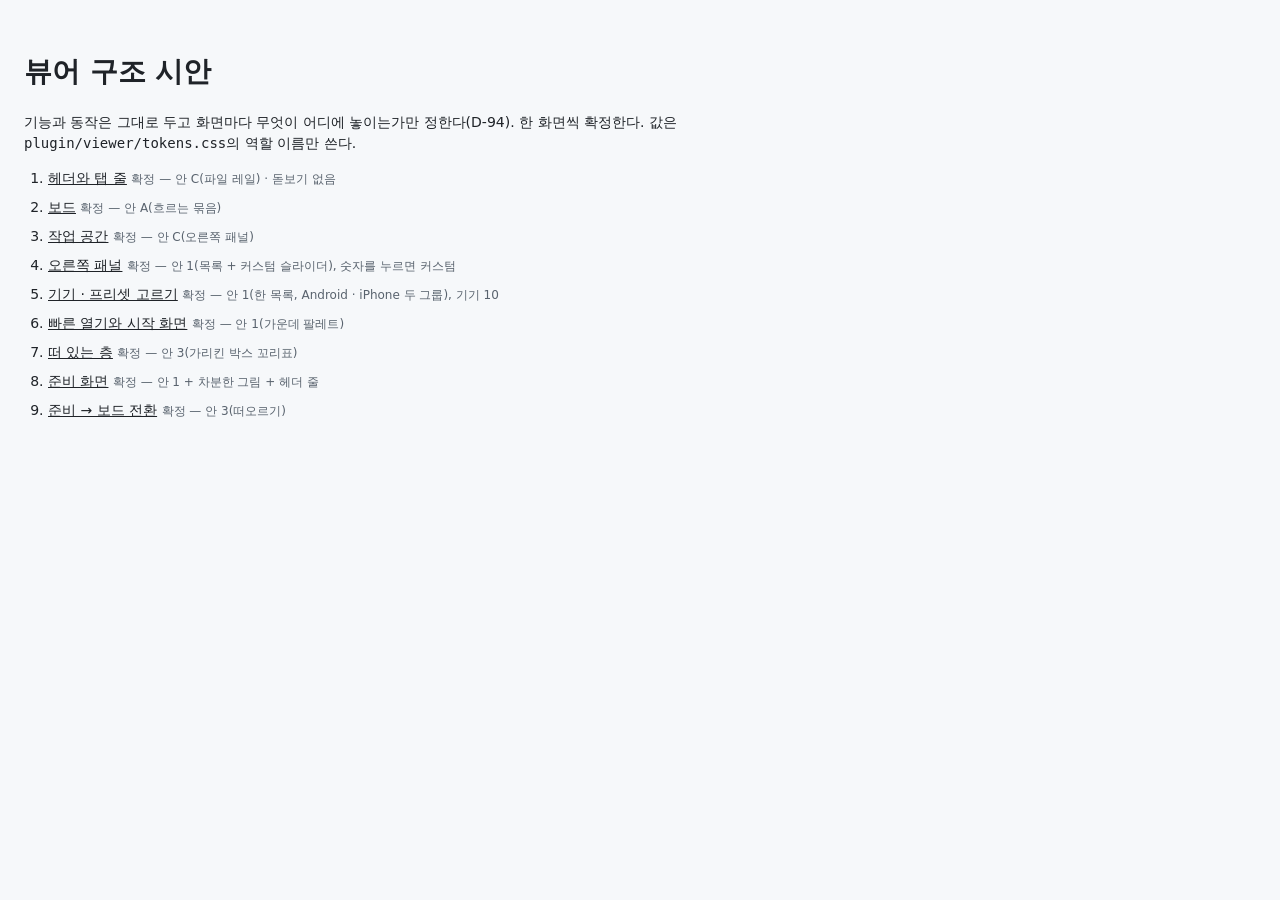
<file: prototypes/design-system/layout/index.html>
<!doctype html>
<html lang="ko">
<head>
<meta charset="utf-8">
<meta name="viewport" content="width=device-width, initial-scale=1">
<title>뷰어 구조 시안</title>
<link rel="stylesheet" href="../../../plugin/viewer/tokens.css">
<link rel="stylesheet" href="draft.css">
<style>
  main { max-width: 720px; padding: var(--space-32) var(--space-24); }
  ol { padding-left: var(--space-24); }
  li { margin-bottom: var(--space-8); }
  li span { color: var(--on-surface-variant); font: var(--type-label-small); }
  a { color: var(--on-surface); }
</style>
</head>
<body>
<main>
  <h1>뷰어 구조 시안</h1>
  <p>기능과 동작은 그대로 두고 화면마다 무엇이 어디에 놓이는가만 정한다(D-94). 한 화면씩 확정한다. 값은 <code>plugin/viewer/tokens.css</code>의 역할 이름만 쓴다.</p>
  <ol>
    <li><a href="header.html">헤더와 탭 줄</a> <span>확정 — 안 C(파일 레일) · 돋보기 없음</span></li>
    <li><a href="board.html">보드</a> <span>확정 — 안 A(흐르는 묶음)</span></li>
    <li><a href="workspace.html">작업 공간</a> <span>확정 — 안 C(오른쪽 패널)</span></li>
    <li><a href="panel.html">오른쪽 패널</a> <span>확정 — 안 1(목록 + 커스텀 슬라이더), 숫자를 누르면 커스텀</span></li>
    <li><a href="devices.html">기기 · 프리셋 고르기</a> <span>확정 — 안 1(한 목록, Android · iPhone 두 그룹), 기기 10</span></li>
    
    <li><a href="quickopen.html">빠른 열기와 시작 화면</a> <span>확정 — 안 1(가운데 팔레트)</span></li>
    <li><a href="layers.html">떠 있는 층</a> <span>확정 — 안 3(가리킨 박스 꼬리표)</span></li>
    <li><a href="prepare.html">준비 화면</a> <span>확정 — 안 1 + 차분한 그림 + 헤더 줄</span></li>
    <li><a href="handoff.html">준비 → 보드 전환</a> <span>확정 — 안 3(떠오르기)</span></li>
  </ol>
</main>
</body>
</html>
</file>
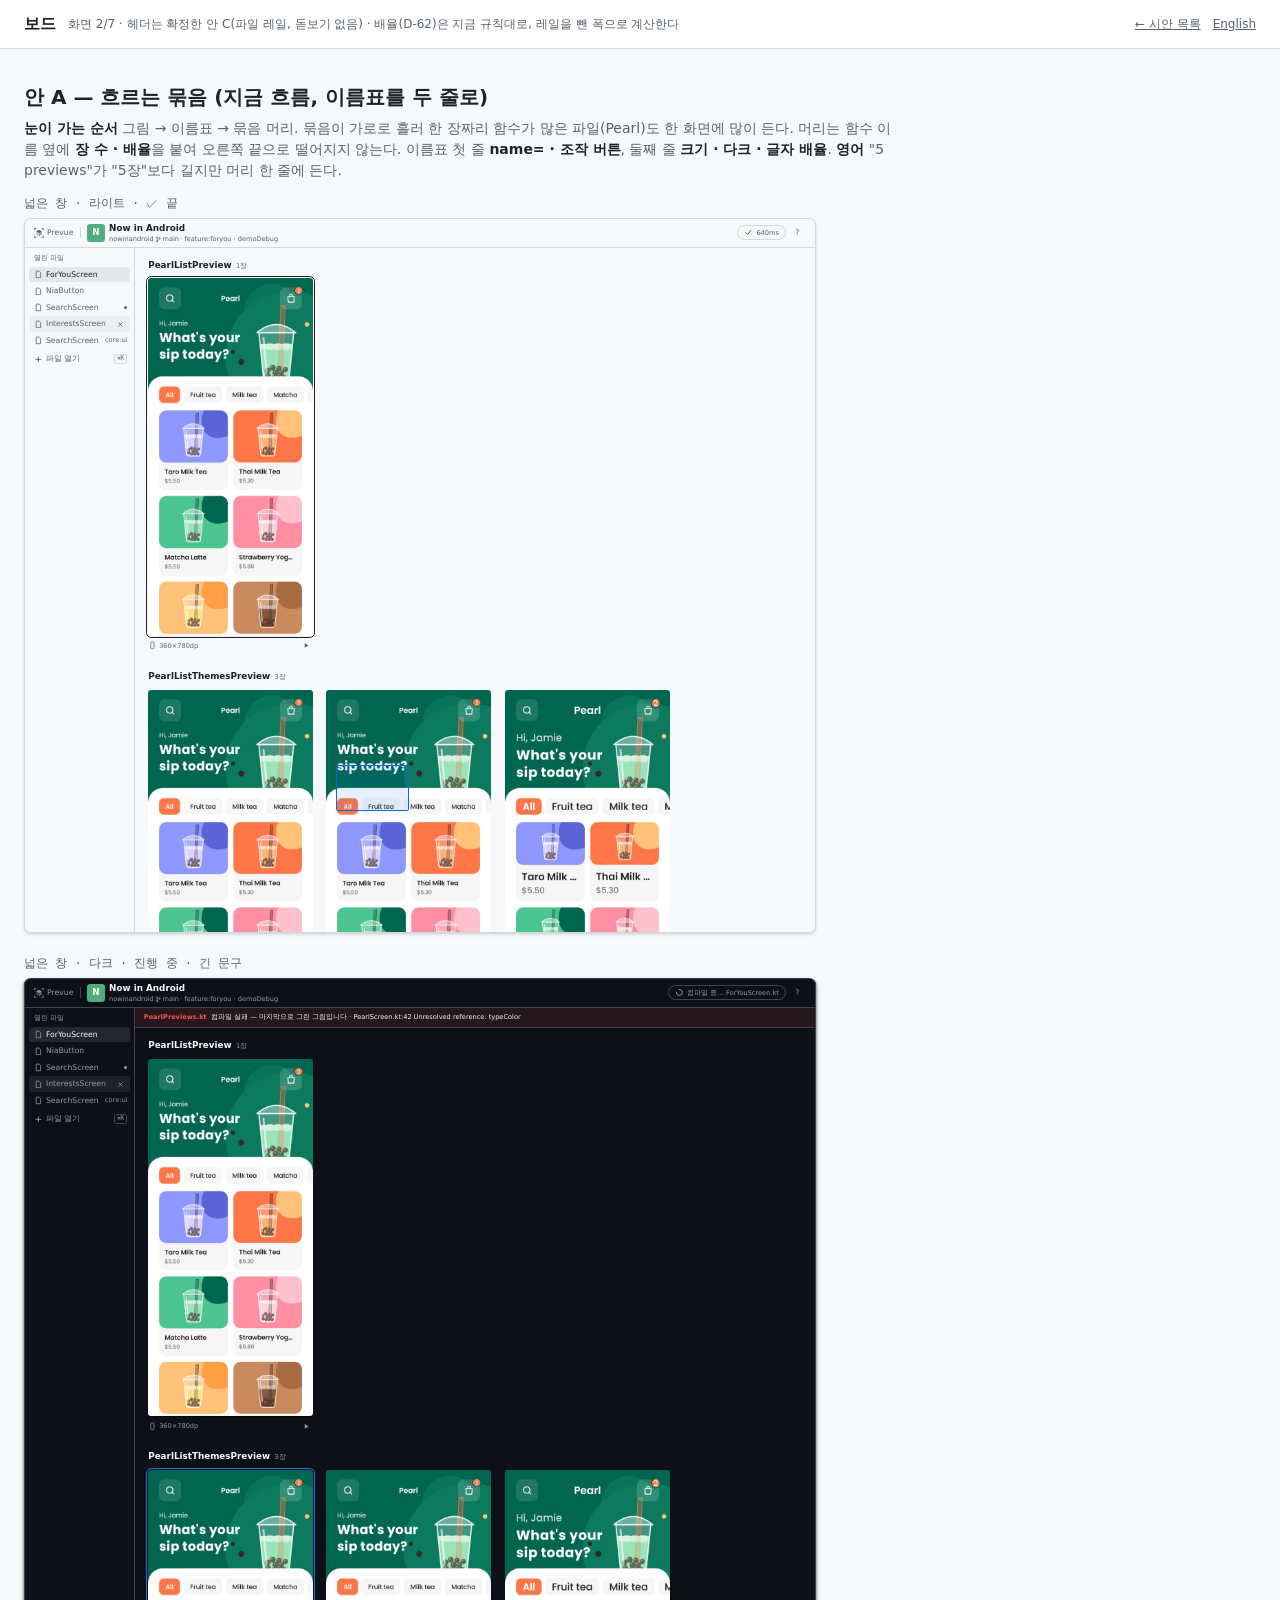
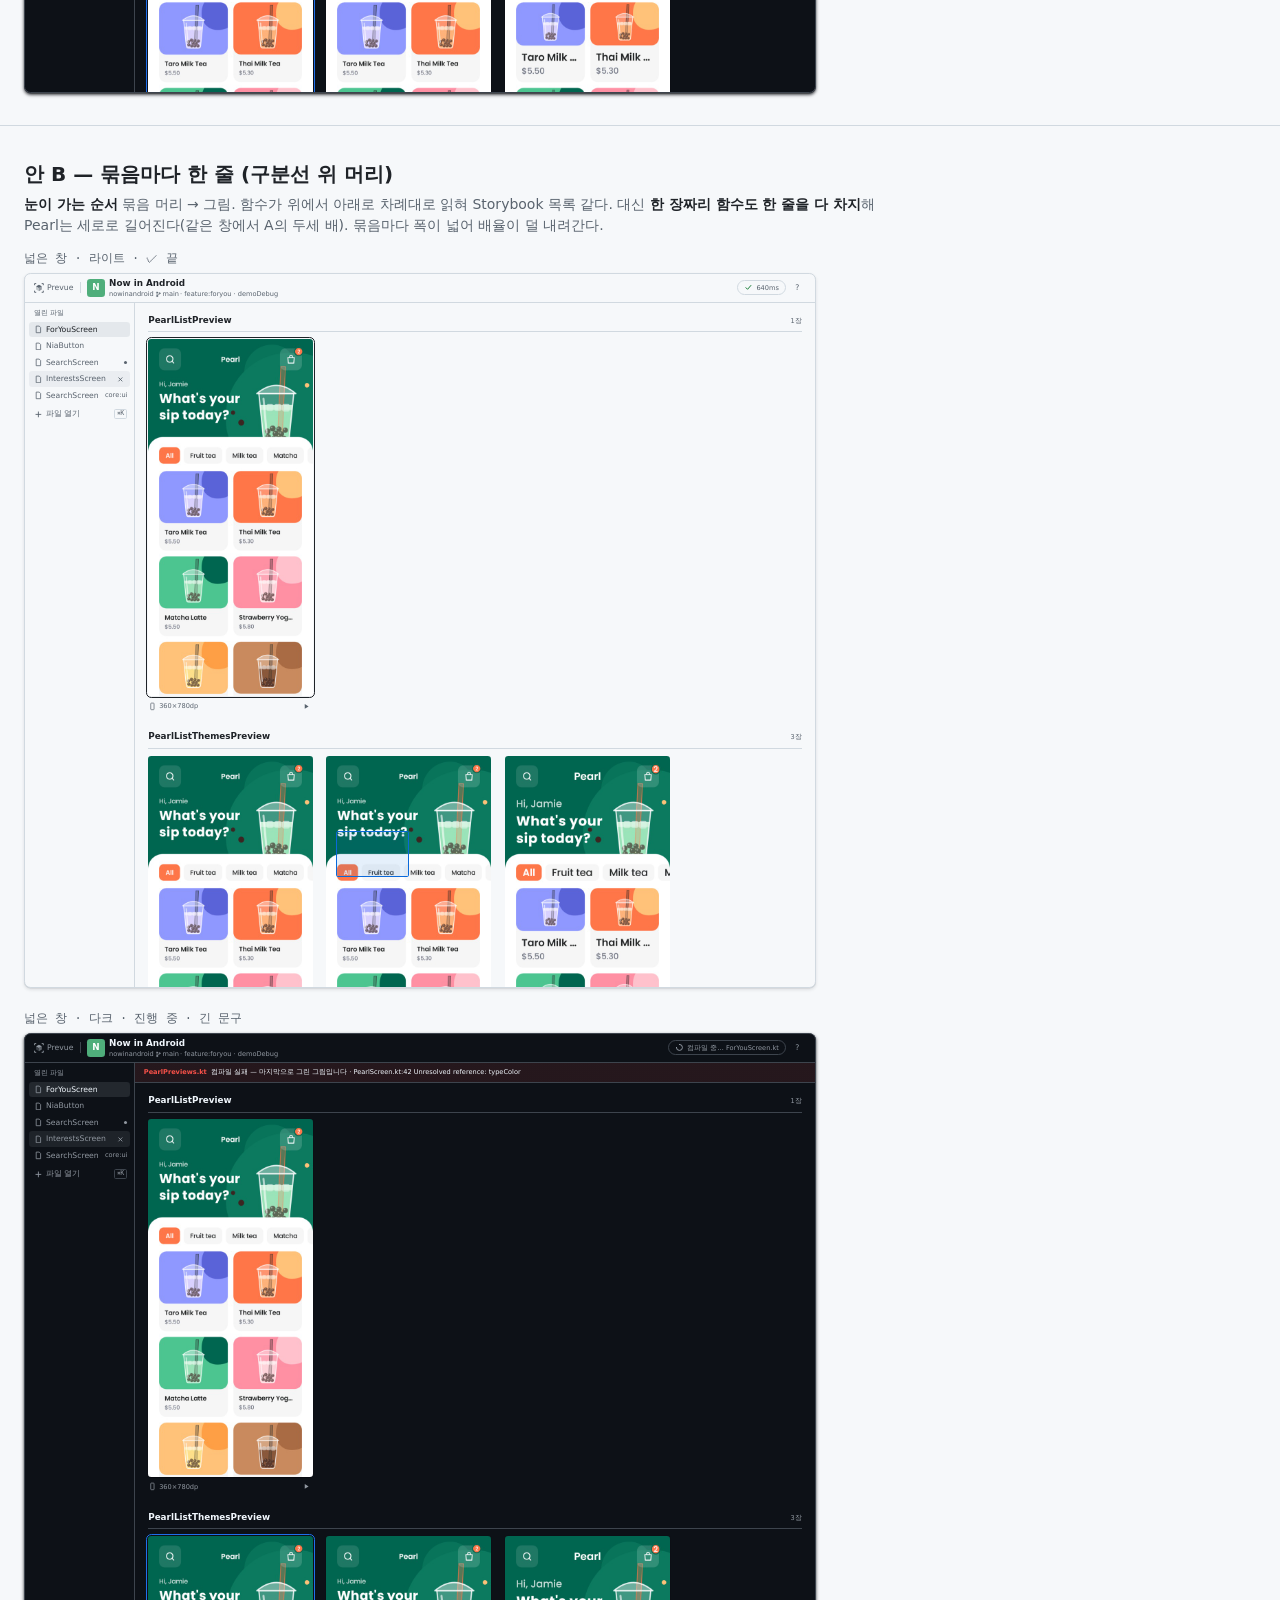
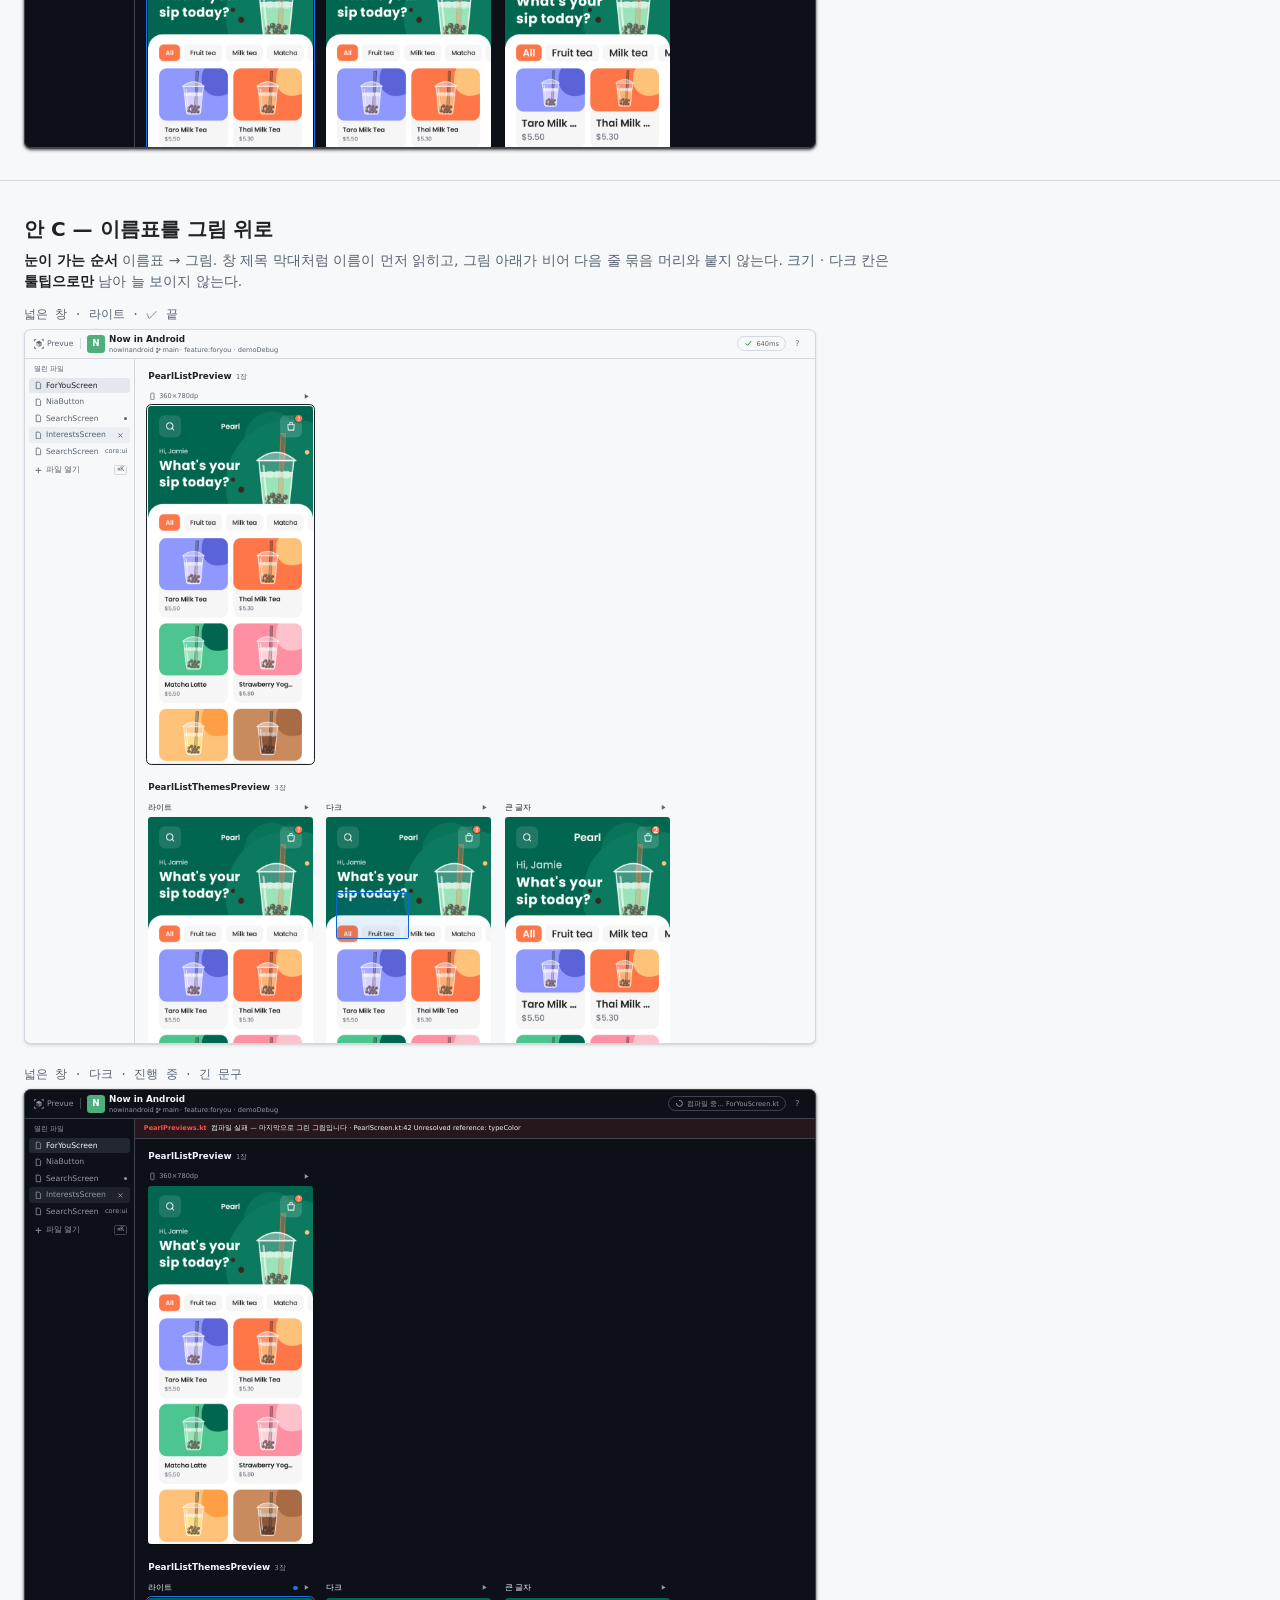
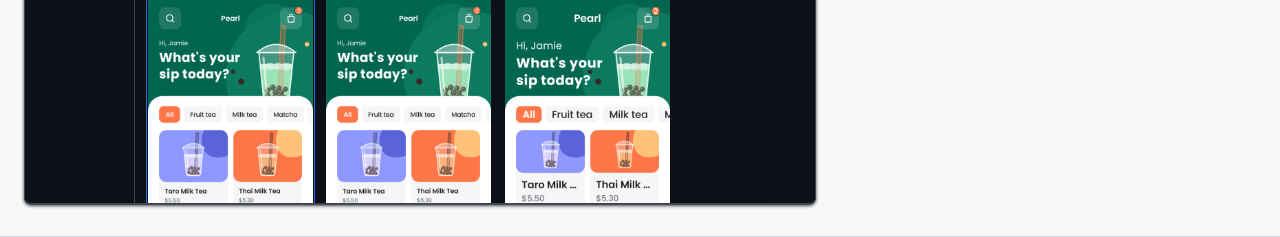
<file: prototypes/design-system/layout/board.html>
<!doctype html>
<html lang="ko">
<head>
<meta charset="utf-8">
<meta name="viewport" content="width=device-width, initial-scale=1">
<title>구조 시안 — 보드</title>
<link rel="stylesheet" href="../../../plugin/viewer/tokens.css">
<link rel="stylesheet" href="draft.css">
<style>
  /* 보드는 실제 기하(1440 창, 300/360 상한)로 그리고 줄여 보인다. ?zoom=1 이면 실제 크기 */
  .win.wide { width: 1440px; height: 1300px; }
  .win.narrow { height: 1500px; }
  .frames .win { zoom: var(--draft-zoom, .55); }
  .scroll { height: 100%; overflow: hidden; }

  /* 낡음 띠 — 헤더 바로 아래에 붙는다. 블러 대신 불투명 면 위에 오류 바탕을 겹친다 */
  .stale { display: flex; flex-direction: column; gap: var(--space-2); padding: var(--space-8) var(--space-16);
    background: linear-gradient(var(--error-container) 0 0), var(--surface); border-bottom: 1px solid var(--outline-variant); font: var(--type-body-small); }
  .stale .row { display: flex; gap: var(--space-8); min-width: 0; }
  .stale .head { color: var(--error); font-weight: var(--weight-semibold); white-space: nowrap; }
  .stale .why { color: var(--on-surface); overflow: hidden; text-overflow: ellipsis; white-space: nowrap; }

  .bd { padding: var(--space-20) var(--space-24); }
  .g { min-width: 160px; }
  .g .gh { display: flex; align-items: baseline; gap: var(--space-8); min-width: 0; margin-bottom: var(--space-12); }
  .g .gh b { font: var(--type-title-small); white-space: nowrap; overflow: hidden; text-overflow: ellipsis; min-width: 0; }
  .g .gh .m { color: var(--on-surface-variant); font: var(--type-label-small); white-space: nowrap; }
  .g .gh .bad { color: var(--error); font: var(--type-label-small); white-space: nowrap; }
  .g .row { display: flex; gap: var(--space-24); align-items: flex-start; }
  .g.spill .row { flex-wrap: wrap; }

  .cd { flex: none; }
  .cd .st { position: relative; border-radius: var(--corner-medium); overflow: hidden; background: var(--surface-container); box-shadow: var(--elevation-1); }
  .cd .st img { display: block; width: 100%; height: 100%; object-fit: cover; }
  .cd.cursor .st { outline: 2px solid var(--focus-ring); outline-offset: 2px; }
  .cd.live .st { outline: 2px solid var(--live); outline-offset: 2px; }
  .cd .pickbox { position: absolute; border: 2px solid var(--pick); background: var(--pick-container); border-radius: var(--corner-small); }
  .cd .ph { position: absolute; inset: 0; display: grid; place-items: center; padding: var(--space-12); text-align: center; color: var(--on-surface-variant); font: var(--type-label-medium); background: var(--surface-container); }
  .cd .ph.fail { color: var(--error); background: linear-gradient(var(--error-container) 0 0), var(--surface-container); align-content: center; gap: var(--space-4); }
  .cd .ph.fail .why { color: var(--on-surface-variant); font: var(--type-code-small); word-break: break-all; }
  .cd .ph.wait { opacity: .6; }
  .cd .lb { display: flex; align-items: center; gap: var(--space-4); margin-top: var(--space-6); min-width: 0; }
  .cd .lb .nm { font: var(--type-label-large); white-space: nowrap; overflow: hidden; text-overflow: ellipsis; min-width: 0; }
  .cd .lb .sp { display: inline-flex; align-items: center; gap: var(--space-4); color: var(--on-surface-variant); font: var(--type-label-small); white-space: nowrap; overflow: hidden; min-width: 0; }
  .cd .lb .grow { flex: 1; }
  .cd .lb .go { width: var(--control-small); height: var(--control-small); flex: none; }
  .cd .lb .livedot { width: 8px; height: 8px; border-radius: var(--corner-full); background: var(--live); flex: none; }
  .cd .lb2 { color: var(--on-surface-variant); font: var(--type-label-small); white-space: nowrap; overflow: hidden; text-overflow: ellipsis; }

  /* 안 A — 묶음이 가로로 흐르고 넘치면 다음 줄로(지금 흐름) */
  .A .bd { display: flex; flex-wrap: wrap; gap: var(--space-32) var(--space-40); align-items: flex-start; }
  /* 안 B — 묶음마다 한 줄 전체. 머리는 구분선이 받친다 */
  .B .bd { display: flex; flex-direction: column; gap: var(--space-32); }
  .B .g .gh { padding-bottom: var(--space-8); border-bottom: 1px solid var(--outline-variant); }
  .B .g .gh .m { margin-left: auto; }
  /* 안 C — A의 흐름에 이름표를 그림 위 한 줄로(그림 위쪽에 붙는 머리표) */
  .C .bd { display: flex; flex-wrap: wrap; gap: var(--space-32) var(--space-40); align-items: flex-start; }
  .C .cd { display: flex; flex-direction: column-reverse; }
  .C .cd .lb { margin: 0 0 var(--space-6); }
  .C .cd .lb2 { display: none; }

  @container (max-width: 639px) {
    .bd { padding: var(--space-16); }
    .A .bd, .C .bd { gap: var(--space-24); }
  }
</style>
</head>
<body>
<div class="page-top">
  <h1 id="h1"></h1><span class="note" id="note"></span><span class="grow"></span>
  <a href="./">← 시안 목록</a><a id="lang" href="#"></a>
</div>
<div id="root"></div>
<script src="draft.js"></script>
<script>
  const T = {
    ko: {
      h1: "보드", note: "화면 2/7 · 헤더는 확정한 안 C(파일 레일, 돋보기 없음) · 배율(D-62)은 지금 규칙대로, 레일을 뺀 폭으로 계산한다",
      A: "안 A — 흐르는 묶음 (지금 흐름, 이름표를 두 줄로)",
      Ad: "<b>눈이 가는 순서</b> 그림 → 이름표 → 묶음 머리. 묶음이 가로로 흘러 한 장짜리 함수가 많은 파일(Pearl)도 한 화면에 많이 든다. 머리는 함수 이름 옆에 <b>장 수 · 배율</b>을 붙여 오른쪽 끝으로 떨어지지 않는다. 이름표 첫 줄 <b>name= · 조작 버튼</b>, 둘째 줄 <b>크기 · 다크 · 글자 배율</b>. <b>영어</b> \"5 previews\"가 \"5장\"보다 길지만 머리 한 줄에 든다.",
      B: "안 B — 묶음마다 한 줄 (구분선 위 머리)",
      Bd: "<b>눈이 가는 순서</b> 묶음 머리 → 그림. 함수가 위에서 아래로 차례대로 읽혀 Storybook 목록 같다. 대신 <b>한 장짜리 함수도 한 줄을 다 차지</b>해 Pearl는 세로로 길어진다(같은 창에서 A의 두세 배). 묶음마다 폭이 넓어 배율이 덜 내려간다.",
      C: "안 C — 이름표를 그림 위로",
      Cd: "<b>눈이 가는 순서</b> 이름표 → 그림. 창 제목 막대처럼 이름이 먼저 읽히고, 그림 아래가 비어 다음 줄 묶음 머리와 붙지 않는다. 크기 · 다크 칸은 <b>툴팁으로만</b> 남아 늘 보이지 않는다.",
      stHead: "PearlPreviews.kt", stWhy: "컴파일 실패 — 마지막으로 그린 그림입니다 · PearlScreen.kt:42 Unresolved reference: typeColor",
      fail: "렌더 실패", failWhy: "NullPointerException · PearlScreen.kt:58", wait: "대기", live: "조작 중", play: "인터랙티브로 열기",
      cards1: "1장", cards3: "3장", dark: "다크", font: "글자 1.5×", light: "라이트", large: "큰 글자",
    },
    en: {
      h1: "Board", note: "Screen 2/7 · header is the confirmed option C (file rail, no magnifier) · board scale (D-62) uses today's rule on the width left of the rail",
      A: "Option A — flowing groups (today's flow, two-line labels)",
      Ad: "<b>Eye order</b> image → label → group head. Groups flow sideways, so files with many single-preview functions still fit one screen. The head keeps <b>count · scale</b> next to the name. Label line 1 <b>name= · interact button</b>, line 2 <b>size · dark · font scale</b>. <b>English</b> \"5 previews\" is longer than \"5장\" but fits one line.",
      B: "Option B — one row per group (head on a divider)",
      Bd: "<b>Eye order</b> group head → images. Functions read top to bottom like a Storybook list. But <b>a single-preview function takes a full row</b>, so Pearl grows 2–3× taller than A. Wider rows mean scale drops less.",
      C: "Option C — label above the image",
      Cd: "<b>Eye order</b> label → image. Reads like a window title bar, and the space under each image keeps the next group's head apart. Size and dark chips move <b>into the tooltip</b> and are no longer always visible.",
      stHead: "PearlPreviews.kt", stWhy: "Compile failed — showing the last good render · PearlScreen.kt:42 Unresolved reference: typeColor",
      fail: "Render failed", failWhy: "NullPointerException · PearlScreen.kt:58", wait: "Waiting", live: "Interacting", play: "Open interactive",
      cards1: "1 preview", cards3: "3 previews", dark: "Dark", font: "Font 1.5×", light: "Light", large: "Large font",
    },
  }[LANG];

  const PHONE = [360, 780];
  const G = [
    { fn: "PearlListPreview", cards: [{ img: "PearlListPreview", dp: PHONE }] },
    { fn: "PearlListThemesPreview", cards: [
      { img: "PearlListPreview", dp: PHONE, name: T.light },
      { img: "PearlListThemesPreview_1", dp: PHONE, name: T.dark, tag: T.dark },
      { img: "PearlListThemesPreview_2", dp: PHONE, name: T.large, tag: T.font }] },
    { fn: "PearlErrorPreview", cards: [{ img: "PearlErrorPreview", dp: PHONE, fail: true }] },
    { fn: "PearlLoadingPreview", cards: [{ img: "PearlLoadingPreview", dp: PHONE, wait: true }] },
    { fn: "PearlLandscapePreview", cards: [{ img: "PearlLandscapePreview", dp: [780, 360] }] },
    { fn: "PearlButtonPreview", cards: [{ img: "PearlButtonPreview", dp: [120, 120] }] },
  ];
  const PLAY = `<svg class="ic" viewBox="0 0 16 16" fill="currentColor"><path d="M5 3.5v9l7-4.5z"/></svg>`;
  const PHONEIC = `<svg class="ic" viewBox="0 0 16 16" fill="none" stroke="currentColor" stroke-width="1.3"><rect x="5" y="2" width="6" height="12" rx="1.2"/></svg>`;

  function card(c, gi, ci, state) {
    const cls = ["cd"];
    if (state === "ok" && gi === 0) cls.push("cursor");
    if (state === "busy" && gi === 1 && ci === 0) cls.push("live");
    const spec = `${PHONEIC}${c.dp[0]}×${c.dp[1]}dp${c.tag ? ` · ${c.tag}` : ""}`;
    let over = "";
    if (state === "busy" && c.fail) over = `<div class="ph fail"><span>${T.fail}</span><span class="why">${T.failWhy}</span></div>`;
    else if (state === "busy" && c.wait) over = `<div class="ph wait">${T.wait}</div>`;
    const pick = state === "ok" && gi === 1 && ci === 1 ? `<div class="pickbox" style="left:6%;top:21%;width:44%;height:13%"></div>` : "";
    const live = cls.includes("live") ? `<span class="livedot" title="${T.live}"></span>` : "";
    const first = c.name ? `<span class="nm">${c.name}</span>` : `<span class="sp">${spec}</span>`;
    return `<article class="${cls.join(" ")}" data-w="${c.dp[0]}" data-h="${c.dp[1]}" title="@Preview(widthDp = ${c.dp[0]}, heightDp = ${c.dp[1]})">
      <div class="st"><img src="../img/pearl/${c.img}.jpg" alt="">${over}${pick}</div>
      <div class="lb">${first}<span class="grow"></span>${live}<button class="icon-btn go" title="${T.play}">${PLAY}</button></div>
      ${c.name ? `<div class="lb2">${spec}</div>` : ""}</article>`;
  }
  function board(state) {
    return G.map((g, gi) => `<section class="g" data-gi="${gi}"><div class="gh"><b title="${g.fn}">${g.fn}</b><span class="m">${g.cards.length === 1 ? T.cards1 : T.cards3}<span class="sc"></span></span>
      ${state === "busy" && g.cards.some(c => c.fail) ? `<span class="bad">● ${T.fail}</span>` : ""}</div>
      <div class="row">${g.cards.map((c, ci) => card(c, gi, ci, state)).join("")}</div></section>`).join("");
  }
  const render = k => (state) => shellC(state, `<div class="scroll ${k}">
    ${state === "busy" ? `<div class="stale"><div class="row"><span class="head">${T.stHead}</span><span class="why">${T.stWhy}</span></div></div>` : ""}
    <div class="bd">${board(state)}</div></div>`);

  // 지금 board.js 의 규칙 — 상한 300/360, 한 줄에 안 들면 맞게 줄이되 하한 0.25, 그래도 넘치면 줄 바꿈. 칸 = max(dp × 배율, 100)
  function layout() {
    for (const bd of document.querySelectorAll(".bd")) {
      const narrow = !!bd.closest(".win.narrow"), avail = (narrow ? 390 : 1440 - 200 - 1) - (narrow ? 16 : 24) * 2 - 2;
      for (const g of bd.querySelectorAll(".g")) {
        const cs = [...g.querySelectorAll(".cd")], gap = 24;
        const sum = cs.reduce((a, c) => a + +c.dataset.w, 0), room = avail - gap * (cs.length - 1);
        let s = 300 / 360; const cut = sum * s > room;
        if (cut) s = Math.max(.25, room / sum);
        g.classList.toggle("spill", sum * s > room);
        for (const c of cs) {
          const w = Math.max(+c.dataset.w * s, 100), h = w * c.dataset.h / c.dataset.w;
          c.style.width = w + "px"; c.querySelector(".st").style.height = h + "px";
        }
        g.querySelector(".sc").textContent = cut ? ` · ${Math.round(s * 100)}%` : "";
      }
    }
  }

  document.getElementById("h1").textContent = T.h1;
  document.getElementById("note").textContent = T.note;
  document.title = `${LANG === "ko" ? "구조 시안" : "Layout draft"} — ${T.h1}`;
  document.getElementById("root").innerHTML = ["A", "B", "C"].map(k =>
    `<section class="variant" id="${k}"><h2>${T[k]}</h2><p class="diff">${T[k + "d"]}</p>${frames(render(k))}</section>`).join("");
  if (new URLSearchParams(location.search).get("zoom") === "1") document.documentElement.style.setProperty("--draft-zoom", "1");
  layout();
  langButton();
</script>
</body>
</html>
</file>
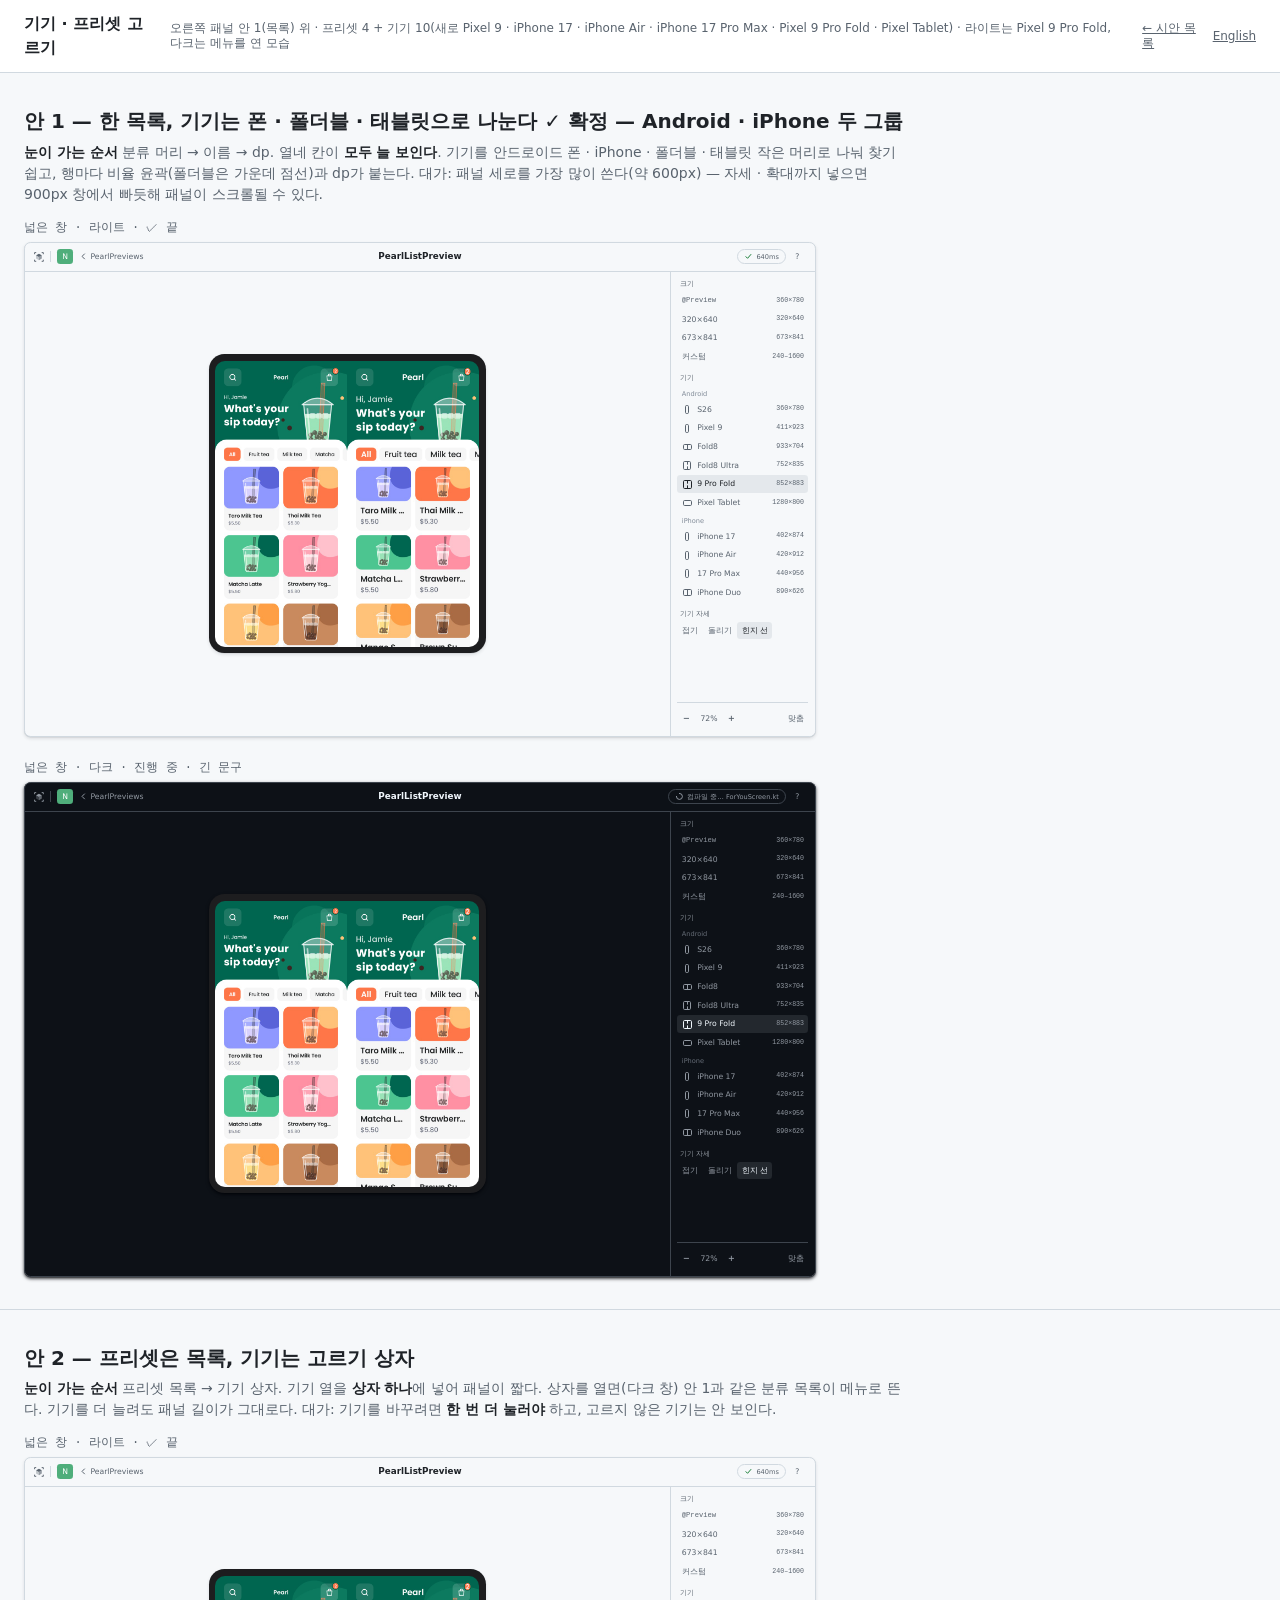
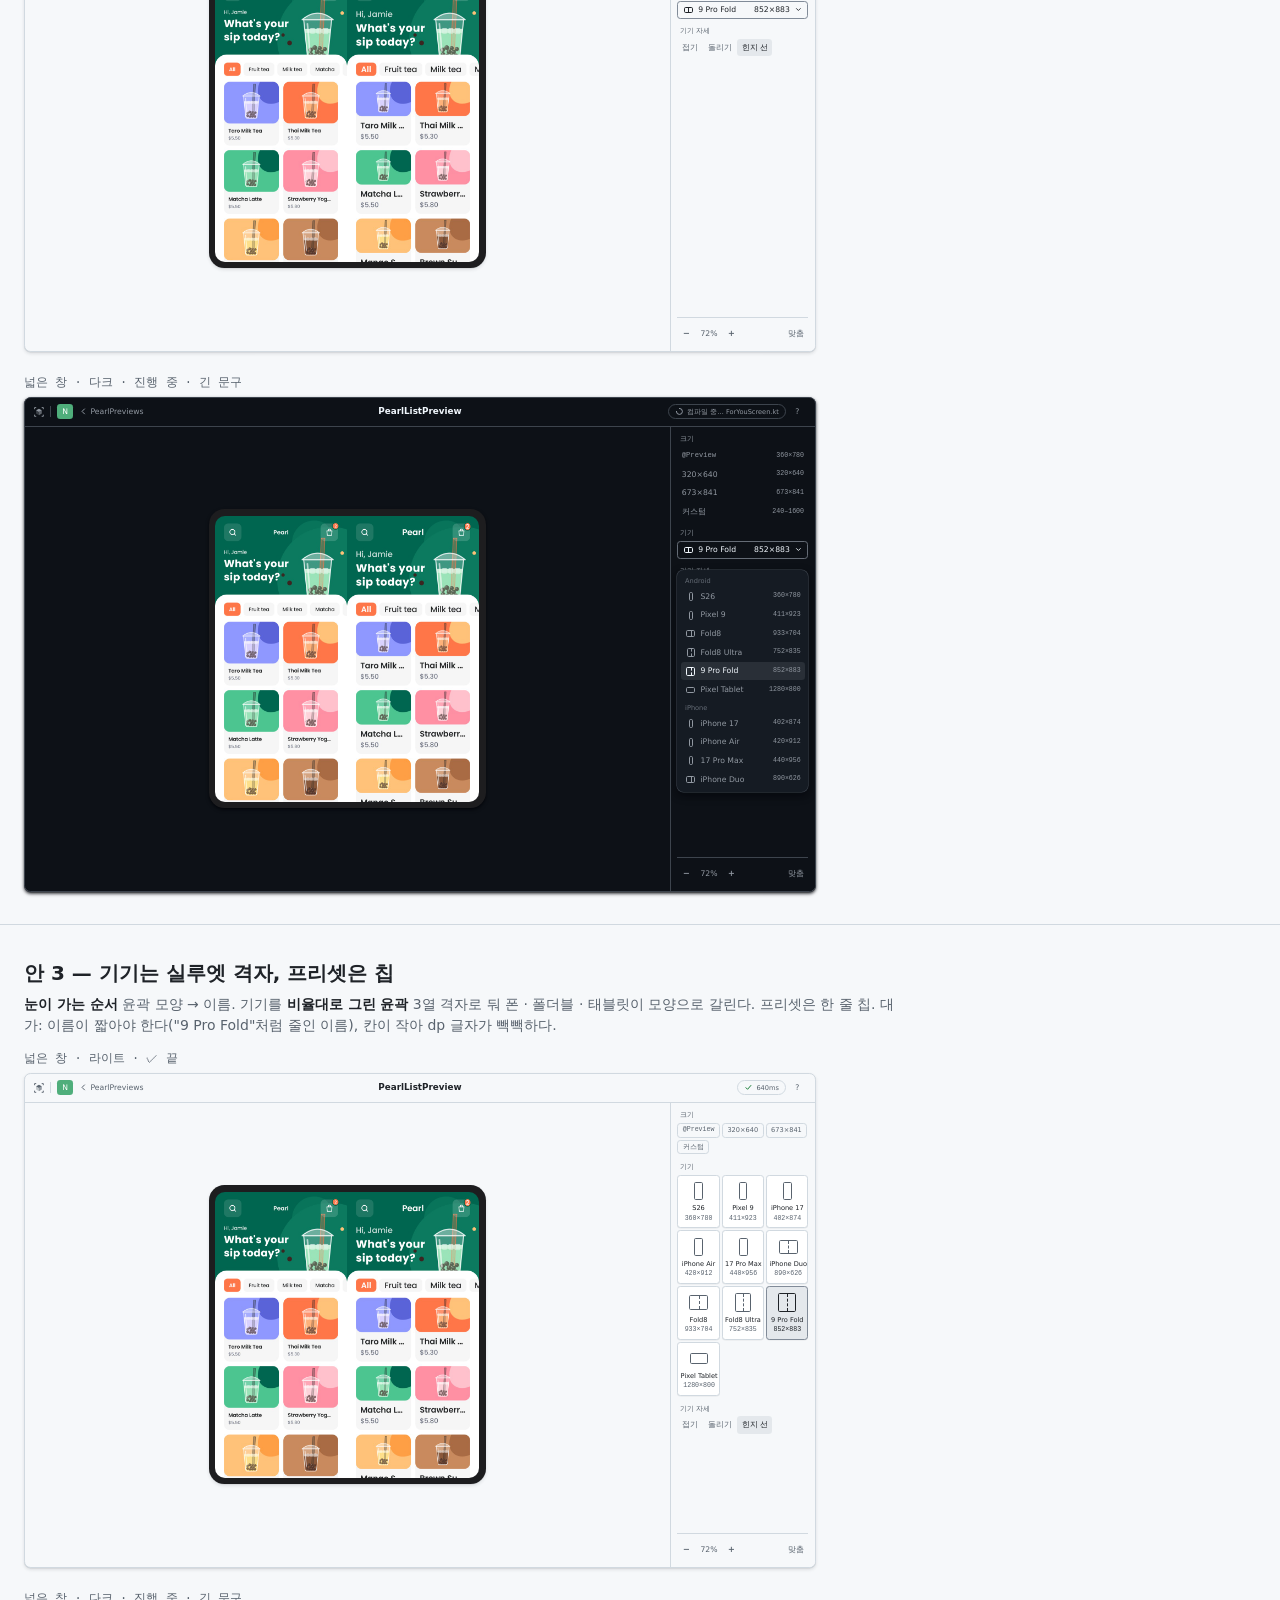
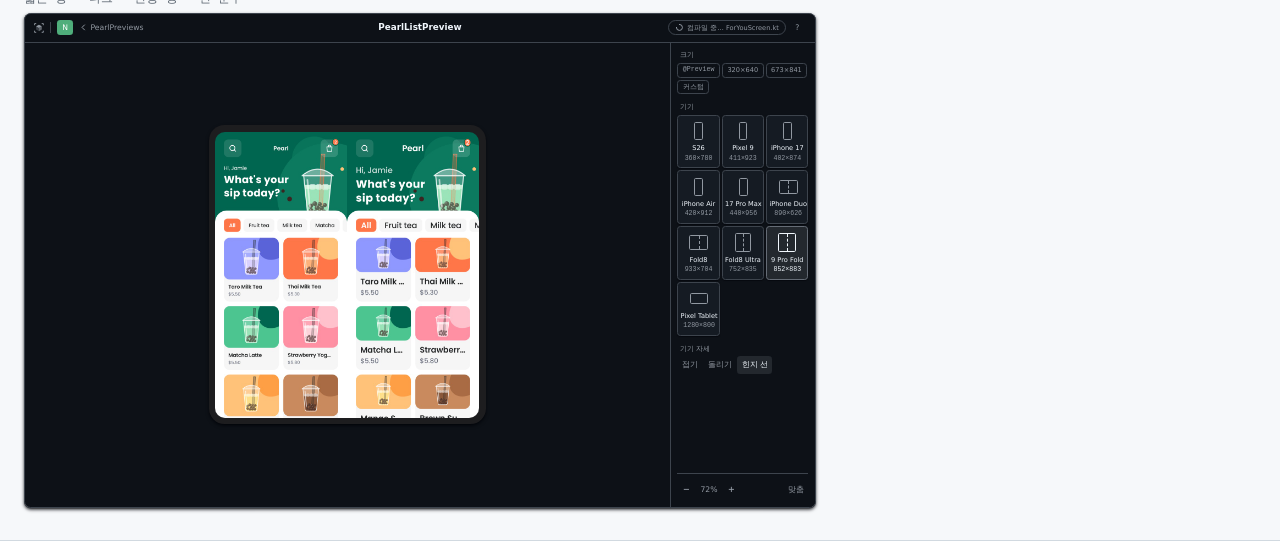
<file: prototypes/design-system/layout/devices.html>
<!doctype html>
<html lang="ko">
<head>
<meta charset="utf-8">
<meta name="viewport" content="width=device-width, initial-scale=1">
<title>구조 시안 — 기기 고르기</title>
<link rel="stylesheet" href="../../../plugin/viewer/tokens.css">
<link rel="stylesheet" href="draft.css">
<style>
  .win.wide { width: 1440px; height: 900px; }
  .frames .win { zoom: var(--draft-zoom, .55); }
  .nav { display: flex; align-items: center; gap: var(--space-12); height: 52px; flex: none; padding: 0 var(--space-16); border-bottom: 1px solid var(--outline-variant); position: relative; }
  .nav .back { display: inline-flex; align-items: center; gap: var(--space-4); color: var(--on-surface-variant); font: var(--type-label-large); }
  .nav .title { position: absolute; left: 50%; transform: translateX(-50%); font: var(--type-title-small); }
  .nav .grow { flex: 1; }
  .nav .tools { display: flex; align-items: center; gap: var(--space-4); }
  .nav .tile { width: var(--control-medium); height: var(--control-medium); font: var(--type-label-large); }
  .ws { display: flex; flex-direction: column; height: 100%; }
  .ws .body { display: flex; flex: 1; min-height: 0; }
  .stagebox { flex: 1; min-width: 0; display: grid; place-items: center; }
  .dev { position: relative; padding: 12px; border-radius: 28px; background: var(--device-body); box-shadow: var(--elevation-2); }
  .dev .scr { display: flex; border-radius: 18px; overflow: hidden; }
  .dev .scr img { display: block; height: 520px; width: auto; }

  .panel { width: 264px; flex: none; border-left: 1px solid var(--outline-variant); padding: var(--space-16) var(--space-12); display: flex; flex-direction: column; gap: var(--space-16); overflow: hidden; background: var(--surface); position: relative; }
  .panel h4 { margin: 0 var(--space-4) var(--space-6); color: var(--on-surface-variant); font: var(--type-label-medium); }
  .panel h5 { margin: var(--space-8) var(--space-8) var(--space-2); color: var(--on-surface-disabled); font: var(--type-label-small); }
  .it { display: flex; align-items: center; gap: var(--space-8); height: var(--control-large); padding: 0 var(--space-8); border-radius: var(--corner-medium);
    color: var(--on-surface-variant); font: var(--type-label-large); white-space: nowrap; }
  .it .nm { flex: 1; min-width: 0; overflow: hidden; text-overflow: ellipsis; }
  .it .d { color: var(--on-surface-variant); font: var(--type-code-small); }
  .it.mono .nm { font: var(--type-code); }
  .it.on { background: var(--primary-container); color: var(--on-surface); }
  .it:hover, .it.hover { background: var(--state-hover); }
  .cls { padding: 0 var(--space-4); border: 1px solid var(--outline-variant); border-radius: var(--corner-small); color: var(--on-surface-variant); font: var(--type-code-small); }
  .list { display: flex; flex-direction: column; gap: var(--space-2); }
  .zrow { display: flex; align-items: center; gap: var(--space-2); margin-top: auto; padding-top: var(--space-12); border-top: 1px solid var(--outline-variant); }
  .zrow .grow { flex: 1; }
  .seg { display: flex; gap: var(--space-2); }
  .ic { width: 16px; height: 16px; flex: none; }
  /* 실루엣 — 기기 비율대로 그린 작은 윤곽(그림이 아니라 크롬이라 무채색) */
  .sil { flex: none; display: grid; place-items: center; width: 20px; height: 20px; }
  .sil i { display: block; border: 1.5px solid currentColor; border-radius: var(--corner-small); }
  .sil.fold i { border-style: solid; position: relative; }
  .sil.fold i::after { content: ""; position: absolute; top: 0; bottom: 0; left: 50%; border-left: 1px dashed currentColor; }

  /* D2 — 고르기 상자 + 펼친 메뉴 */
  .select { display: flex; align-items: center; gap: var(--space-8); height: var(--control-large); padding: 0 var(--space-8); border: 1px solid var(--outline); border-radius: var(--corner-medium); color: var(--on-surface); font: var(--type-label-large); }
  .select .nm { flex: 1; }
  .menu { position: absolute; left: var(--space-12); right: var(--space-12); padding: var(--space-6); background: var(--surface-container); border-radius: var(--corner-large); box-shadow: var(--elevation-3); z-index: 2; }
  /* D3 — 실루엣 격자 */
  .grid { display: grid; grid-template-columns: repeat(3, 1fr); gap: var(--space-4); }
  .card { display: grid; justify-items: center; gap: var(--space-4); padding: var(--space-8) var(--space-4); border: 1px solid var(--outline-variant); border-radius: var(--corner-medium); color: var(--on-surface-variant); }
  .card b { color: var(--on-surface); font: var(--type-label-medium); text-align: center; white-space: nowrap; }
  .card span { font: var(--type-code-small); }
  .card .shape { height: 40px; display: grid; place-items: center; }
  .card .shape i { display: block; border: 1.5px solid currentColor; border-radius: var(--corner-small); position: relative; }
  .card .shape i.f::after { content: ""; position: absolute; top: 0; bottom: 0; left: 50%; border-left: 1px dashed currentColor; }
  .card.on { background: var(--primary-container); border-color: var(--outline); color: var(--on-surface); }
  .chips { display: flex; flex-wrap: wrap; gap: var(--space-4); }
  .chip { padding: var(--space-4) var(--space-8); border: 1px solid var(--outline-variant); border-radius: var(--corner-medium); color: var(--on-surface-variant); font: var(--type-label-medium); }
  .chip.mono { font: var(--type-code-small); }
  .chip.on { background: var(--primary-container); border-color: var(--outline); color: var(--on-surface); }
</style>
</head>
<body>
<div class="page-top">
  <h1 id="h1"></h1><span class="note" id="note"></span><span class="grow"></span>
  <a href="./">← 시안 목록</a><a id="lang" href="#"></a>
</div>
<div id="root"></div>
<script src="draft.js"></script>
<script>
  const T = {
    ko: {
      h1: "기기 · 프리셋 고르기", note: "오른쪽 패널 안 1(목록) 위 · 프리셋 4 + 기기 10(새로 Pixel 9 · iPhone 17 · iPhone Air · iPhone 17 Pro Max · Pixel 9 Pro Fold · Pixel Tablet) · 라이트는 Pixel 9 Pro Fold, 다크는 메뉴를 연 모습",
      D1: "안 1 — 한 목록, 기기는 폰 · 폴더블 · 태블릿으로 나눈다",
      D1d: "<b>눈이 가는 순서</b> 분류 머리 → 이름 → dp. 열네 칸이 <b>모두 늘 보인다</b>. 기기를 안드로이드 폰 · iPhone · 폴더블 · 태블릿 작은 머리로 나눠 찾기 쉽고, 행마다 비율 윤곽(폴더블은 가운데 점선)과 dp가 붙는다. 대가: 패널 세로를 가장 많이 쓴다(약 600px) — 자세 · 확대까지 넣으면 900px 창에서 빠듯해 패널이 스크롤될 수 있다.",
      D2: "안 2 — 프리셋은 목록, 기기는 고르기 상자",
      D2d: "<b>눈이 가는 순서</b> 프리셋 목록 → 기기 상자. 기기 열을 <b>상자 하나</b>에 넣어 패널이 짧다. 상자를 열면(다크 창) 안 1과 같은 분류 목록이 메뉴로 뜬다. 기기를 더 늘려도 패널 길이가 그대로다. 대가: 기기를 바꾸려면 <b>한 번 더 눌러야</b> 하고, 고르지 않은 기기는 안 보인다.",
      D3: "안 3 — 기기는 실루엣 격자, 프리셋은 칩",
      D3d: "<b>눈이 가는 순서</b> 윤곽 모양 → 이름. 기기를 <b>비율대로 그린 윤곽</b> 3열 격자로 둬 폰 · 폴더블 · 태블릿이 모양으로 갈린다. 프리셋은 한 줄 칩. 대가: 이름이 짧아야 한다(\"9 Pro Fold\"처럼 줄인 이름), 칸이 작아 dp 글자가 빽빽하다.",
      size: "크기", device: "기기", android: "Android", iphone: "iPhone", phone: "폰", foldable: "폴더블", tablet: "태블릿", custom: "커스텀", posture: "기기 자세", fold: "접기", rot: "돌리기", hinge: "힌지 선", fit: "맞춤",
      pickDevice: "기기 고르기", none: "기기 없음",
    },
    en: {
      h1: "Device and preset picker", note: "On right panel option 1 (list) · 4 presets + 10 devices (new: Pixel 9 · iPhone 17 · iPhone Air · iPhone 17 Pro Max · Pixel 9 Pro Fold · Pixel Tablet) · light: Pixel 9 Pro Fold picked, dark: menu open",
      D1: "Option 1 — one list, devices grouped as phone · foldable · tablet",
      D1d: "<b>Eye order</b> group head → name → dp. All fourteen rows are <b>always visible</b>. Small heads group Android phones, iPhones, foldables and tablets; each row has a ratio outline (foldables with a center dash) and dp. Cost: tallest panel (about 600px); with posture and zoom a 900px window is tight and the panel may scroll.",
      D2: "Option 2 — presets as a list, devices in a select box",
      D2d: "<b>Eye order</b> preset list → device box. Ten devices fit in <b>one box</b>, so the panel stays short. Opening it (dark frame) shows the same grouped list as a menu. Adding devices never grows the panel. Cost: changing device takes <b>one more click</b>, and unpicked devices are hidden.",
      D3: "Option 3 — devices as a silhouette grid, presets as chips",
      D3d: "<b>Eye order</b> outline shape → name. Devices sit in a 3-column grid of <b>ratio-true outlines</b>, so phones, foldables and tablets differ by shape. Presets become one row of chips. Cost: names must be short (\"9 Pro Fold\"), and small cells crowd the dp text.",
      size: "Size", device: "Device", android: "Android", iphone: "iPhone", phone: "Phone", foldable: "Foldable", tablet: "Tablet", custom: "Custom", posture: "Posture", fold: "Fold", rot: "Rotate", hinge: "Hinge line", fit: "Fit",
      pickDevice: "Pick a device", none: "No device",
    },
  }[LANG];

  // 새 기기의 dp 는 공개 스펙 px 과 Android Studio 기기 정의의 밀도(Pixel 9 420 · 9 Pro Fold 390 · Tablet 320), iPhone 은 포인트(3x)로 확정했다
  const PRESETS = [["original", "@Preview", "360×780", "C"], ["narrow", "320×640", "320×640", "C"], ["foldable", "673×841", "673×841", "M"], ["custom", T.custom, "240–1600", ""]];
  const DEVICES = [
    { g: "android", id: "s26", name: "Galaxy S26", short: "S26", dp: "360×780", r: [9, 19.5], c: "C" },
    { g: "android", id: "pixel9", name: "Pixel 9", short: "Pixel 9", dp: "411×923", r: [9, 20], c: "C" },
    { g: "iphone", id: "ip17", name: "iPhone 17", short: "iPhone 17", dp: "402×874", r: [9, 19.5], c: "C" },
    { g: "iphone", id: "ipair", name: "iPhone Air", short: "iPhone Air", dp: "420×912", r: [9, 19.5], c: "C" },
    { g: "iphone", id: "ip17pm", name: "iPhone 17 Pro Max", short: "17 Pro Max", dp: "440×956", r: [9, 19.5], c: "C" },
    { g: "iphone", id: "duo", name: "iPhone Duo", short: "iPhone Duo", dp: "890×626", r: [14, 10], c: "M", f: 1 },
    { g: "android", id: "fold8", name: "Galaxy Z Fold8", short: "Fold8", dp: "933×704", r: [13, 10], c: "E", f: 1 },
    { g: "android", id: "ultra", name: "Galaxy Z Fold8 Ultra", short: "Fold8 Ultra", dp: "752×835", r: [9, 10], c: "M", f: 1 },
    { g: "android", id: "pixelfold", name: "Pixel 9 Pro Fold", short: "9 Pro Fold", dp: "852×883", r: [10, 10.4], c: "E", f: 1 },
    { g: "android", id: "tablet", name: "Pixel Tablet", short: "Pixel Tablet", dp: "1280×800", r: [16, 10], c: "E" },
  ];
  const SEL = "pixelfold";
  const BACK = `<svg class="ic" viewBox="0 0 16 16" fill="none" stroke="currentColor" stroke-width="1.8" stroke-linecap="round" stroke-linejoin="round"><path d="M10 3.5 5.5 8l4.5 4.5"/></svg>`;
  const MINUS = `<svg class="ic" viewBox="0 0 16 16" fill="none" stroke="currentColor" stroke-width="1.7" stroke-linecap="round"><path d="M4 8h8"/></svg>`;
  const PLUS = `<svg class="ic" viewBox="0 0 16 16" fill="none" stroke="currentColor" stroke-width="1.7" stroke-linecap="round"><path d="M4 8h8M8 4v8"/></svg>`;
  const shape = (d, max) => { const [w, h] = d.r, k = max / Math.max(w, h); return `<i class="${d.f ? "f" : ""}" style="width:${w * k}px;height:${h * k}px"></i>`; };
  const sil = d => `<span class="sil${d.f ? " fold" : ""}">${shape(d, 16).replace('class="f"', 'class=""')}</span>`;
  const row = d => `<span class="it${d.id === SEL ? " on" : ""}" title="${d.name}">${sil(d)}<span class="nm">${d.short}</span><span class="d">${d.dp}</span></span>`;
  const grouped = () => ["android", "iphone"].map(g => `<h5>${T[g]}</h5>${DEVICES.filter(d => d.g === g).map(row).join("")}`).join("");
  const presetList = () => `<div class="list">${PRESETS.map(([k, l, d, c]) => `<span class="it${k === "original" ? " mono" : ""}"><span class="nm">${l}</span><span class="d">${d}</span></span>`).join("")}</div>`;
  const posture = `<div><h4>${T.posture}</h4><div class="seg"><span class="it">${T.fold}</span><span class="it">${T.rot}</span><span class="it on">${T.hinge}</span></div></div>`;
  const zoom = `<div class="zrow"><span class="it">${MINUS}</span><span class="it">72%</span><span class="it">${PLUS}</span><span class="grow"></span><span class="it">${T.fit}</span></div>`;

  const P1 = () => `<aside class="panel"><div><h4>${T.size}</h4>${presetList()}</div><div><h4>${T.device}</h4><div class="list">${grouped()}</div></div>${posture}${zoom}</aside>`;
  const P2 = state => `<aside class="panel"><div><h4>${T.size}</h4>${presetList()}</div>
    <div><h4>${T.device}</h4><span class="select">${sil(DEVICES[5])}<span class="nm">9 Pro Fold</span><span class="d">852×883</span>${ICON.chevron}</span>
      ${state === "busy" ? `<div class="menu" style="top:260px"><div class="list">${grouped()}</div></div>` : ""}</div>${posture}${zoom}</aside>`;
  const P3 = () => `<aside class="panel"><div><h4>${T.size}</h4><div class="chips">${PRESETS.map(([k, l]) => `<span class="chip${k === "original" ? " mono" : ""}">${l}</span>`).join("")}</div></div>
    <div><h4>${T.device}</h4><div class="grid">${DEVICES.map(d => `<span class="card${d.id === SEL ? " on" : ""}"><span class="shape">${shape(d, 34)}</span><b>${d.short}</b><span>${d.dp}</span></span>`).join("")}</div></div>${posture}${zoom}</aside>`;

  const nav = state => `<div class="nav"><span class="brand">${ICON.glyph}</span><span class="sep"></span><span class="tile">${APP.tile}</span>
    <span class="back">${BACK}PearlPreviews</span><div class="title">PearlListPreview</div><span class="grow"></span><div class="tools">${pillHtml(state)}<button class="icon-btn">?</button></div></div>`;
  const stage = `<div class="dev"><div class="scr"><img src="../img/pearl/PearlListPreview.jpg" alt=""><img src="../img/pearl/PearlListThemesPreview_2.jpg" alt=""></div></div>`;
  const page = panel => state => `<div class="ws">${nav(state)}<div class="body"><div class="stagebox">${stage}</div>${panel(state)}</div></div>`;

  document.getElementById("h1").textContent = T.h1;
  document.getElementById("note").textContent = T.note;
  document.title = `${LANG === "ko" ? "구조 시안" : "Layout draft"} — ${T.h1}`;
  if (new URLSearchParams(location.search).get("zoom") === "1") document.documentElement.style.setProperty("--draft-zoom", "1");
  document.getElementById("root").innerHTML = [["D1", page(P1)], ["D2", page(P2)], ["D3", page(P3)]].map(([k, f]) =>
    `<section class="variant" id="${k}"><h2>${T[k]}${k === "D1" ? (LANG === "ko" ? " ✓ 확정 — Android · iPhone 두 그룹" : " ✓ confirmed: two groups, Android · iPhone") : ""}</h2><p class="diff">${T[k + "d"]}</p>${frames(f)}</section>`).join("");
  langButton();
</script>
</body>
</html>
</file>
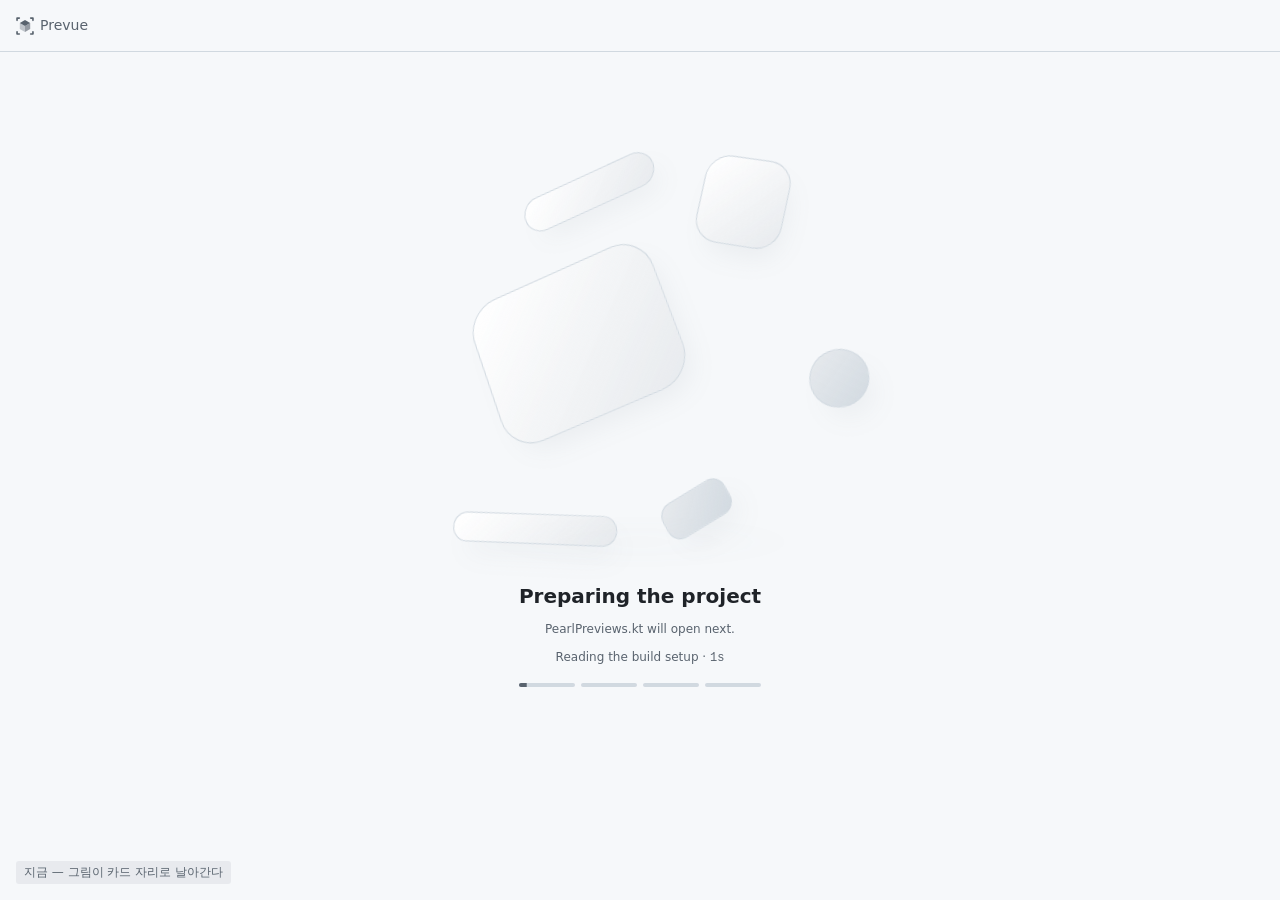
<file: prototypes/design-system/layout/handoff-live.html>
<!doctype html>
<html lang="ko">
<head>
<meta charset="utf-8">
<meta name="viewport" content="width=device-width, initial-scale=1">
<title>준비 → 보드 전환 시제품</title>
<link rel="stylesheet" href="../../../plugin/viewer/tokens.css">
<link rel="stylesheet" href="../../../plugin/viewer/preparation.css">
<link rel="stylesheet" href="draft.css">
<style>
  /* 실제 준비 장면(preparation-scene.js) 아래에 확정한 보드(레일 + 흐르는 묶음)를 깔고, 넘어가는 방식만 바꾼다. ?mode=hero|fade|cursor|rise */
  html, body { height: 100%; }
  body { margin: 0; overflow: hidden; }
  .app { position: fixed; inset: 0; }
  .bd { display: flex; flex-wrap: wrap; gap: var(--space-32) var(--space-40); align-items: flex-start; padding: var(--space-20) var(--space-24); }
  .g .gh { display: flex; align-items: baseline; gap: var(--space-8); margin-bottom: var(--space-12); }
  .g .gh b { font: var(--type-title-small); }
  .g .gh span { color: var(--on-surface-variant); font: var(--type-label-small); }
  .cd .st { width: 240px; height: 520px; border-radius: var(--corner-medium); overflow: hidden; background: var(--surface-container); box-shadow: var(--elevation-1); }
  .cd .st img { display: block; width: 100%; height: 100%; object-fit: cover; object-position: top; }
  .cd .lb { margin-top: var(--space-6); color: var(--on-surface-variant); font: var(--type-label-small); }
  .cd.cursor .st { outline: 2px solid var(--focus-ring); outline-offset: 2px; }
  .cd.arrival .st { outline: 3px solid var(--arrival-color, var(--focus-ring)); outline-offset: 3px; transition: outline-color var(--duration-long4) var(--easing-standard); }
  .flight { position: fixed; z-index: 101; object-fit: cover; object-position: top; border-radius: var(--corner-medium); }
  /* rise — 보드가 아래에서 살짝 떠오르고 카드가 차례로 */
  .rise .cd { opacity: 0; transform: translateY(var(--motion-enter-shift)); }
  .rise.in .cd { opacity: 1; transform: none; transition: opacity var(--duration-medium2) var(--easing-decelerate), transform var(--duration-medium2) var(--easing-decelerate);
    transition-delay: calc(var(--motion-stagger) * var(--i)); }
  .tag { position: fixed; left: var(--space-16); bottom: var(--space-16); z-index: 200; padding: var(--space-4) var(--space-8); border-radius: var(--corner-small); background: var(--surface-container-high); color: var(--on-surface-variant); font: var(--type-label-medium); }
</style>
</head>
<body>
<div class="app" id="app"></div>
<span class="tag" id="tag"></span>
<script src="draft.js"></script>
<script type="module">
  import { createScene, sceneEasing, handoffMs } from "../../../plugin/viewer/js/preparation-scene.js";
  const q = new URLSearchParams(location.search);
  const mode = ["hero", "fade", "cursor", "rise"].includes(q.get("mode")) ? q.get("mode") : "hero";
  if (q.get("theme")) document.documentElement.dataset.theme = q.get("theme");
  const LABEL = { hero: "지금 — 그림이 카드 자리로 날아간다", fade: "겹쳐 사라지기", cursor: "겹쳐 사라지기 + 그 카드에 커서", rise: "보드가 떠오르고 카드가 차례로" };
  document.getElementById("tag").textContent = LABEL[mode];

  const CARDS = [["PearlListPreview", "PearlListPreview"], ["PearlListThemesPreview", "PearlListPreview"], ["PearlListThemesPreview", "PearlListThemesPreview_1"],
    ["PearlEmptyPreview", "PearlEmptyPreview"], ["PearlErrorPreview", "PearlErrorPreview"]];
  function board() {
    const groups = [[0], [1, 2], [3], [4]];
    const html = `<div class="bd${mode === "rise" ? " rise" : ""}" id="bd">${groups.map(g => `<section class="g"><div class="gh"><b>${CARDS[g[0]][0]}</b><span>${g.length}장 · 67%</span></div>
      <div style="display:flex;gap:var(--space-24)">${g.map(i => `<article class="cd" style="--i:${i}" data-i="${i}"><div class="st"><img src="../img/pearl/${CARDS[i][1]}.jpg" alt=""></div><div class="lb">360×780dp</div></article>`).join("")}</div></section>`).join("")}</div>`;
    document.getElementById("app").innerHTML = shellC("ok", html);
  }

  let scene, timers = [];
  const later = (ms, f) => timers.push(setTimeout(f, ms));
  async function run() {
    timers.forEach(clearTimeout); timers = []; scene?.destroy(); document.querySelector(".flight")?.remove();
    board();
    scene = createScene({ phase: "project", started: Date.now(), file: "PearlPreviews.kt", palette: "original" });
    later(1500, () => scene.setPhase("environment"));
    later(3000, () => scene.setPhase("render"));
    later(4500, async () => {
      const img = new Image(); img.src = "../img/pearl/PearlListPreview.jpg"; await img.decode();
      scene.image.src = img.src; scene.fit(360, 780); scene.reveal(false);
      later(handoffMs(false) + 1500, () => { scene.host.dataset.boardArrival = "presenting"; later(1200, hand); });
    });
  }
  function hand() {
    const target = document.querySelector('.cd[data-i="0"]'), stage = target.querySelector(".st");
    const host = scene.host, d = handoffMs(false);
    if (mode === "hero") {
      // 지금 뷰어(preparation.js finish)와 같은 흐름
      const from = scene.image.getBoundingClientRect(), to = stage.getBoundingClientRect();
      const flight = scene.image.cloneNode(); flight.className = "flight";
      Object.assign(flight.style, { left: `${from.x}px`, top: `${from.y}px`, width: `${from.width}px`, height: `${from.height}px` });
      document.body.append(flight); stage.style.visibility = "hidden";
      const color = getComputedStyle(host.querySelector(".art-pill")).borderTopColor;
      host.style.pointerEvents = "none";
      host.animate([{ opacity: 1 }, { opacity: 0 }], { duration: d * .8, fill: "forwards" });
      flight.animate([{ left: `${from.x}px`, top: `${from.y}px`, width: `${from.width}px`, height: `${from.height}px` },
        { left: `${to.x}px`, top: `${to.y}px`, width: `${to.width}px`, height: `${to.height}px` }], { duration: d, easing: sceneEasing("--easing-standard"), fill: "forwards" })
        .finished.then(() => { stage.style.visibility = ""; flight.remove(); target.style.setProperty("--arrival-color", color); target.classList.add("arrival");
          setTimeout(() => target.classList.remove("arrival"), 600); scene.destroy(); scene = null; });
    } else {
      // 나머지 셋 — 그림은 제자리에서 준비 화면과 함께 흐려진다. 보드는 처음부터 그 아래에 있다
      const fade = getComputedStyle(document.documentElement).getPropertyValue("--duration-medium2").trim();
      host.style.pointerEvents = "none";
      host.animate([{ opacity: 1 }, { opacity: 0 }], { duration: parseFloat(fade), easing: sceneEasing("--easing-standard"), fill: "forwards" })
        .finished.then(() => { scene.destroy(); scene = null; });
      if (mode === "cursor") target.classList.add("cursor");
      if (mode === "rise") requestAnimationFrame(() => document.getElementById("bd").classList.add("in"));
    }
    later(4000, run);
  }
  addEventListener("message", e => { if (e.data === "replay") run(); });
  run();
</script>
</body>
</html>
</file>
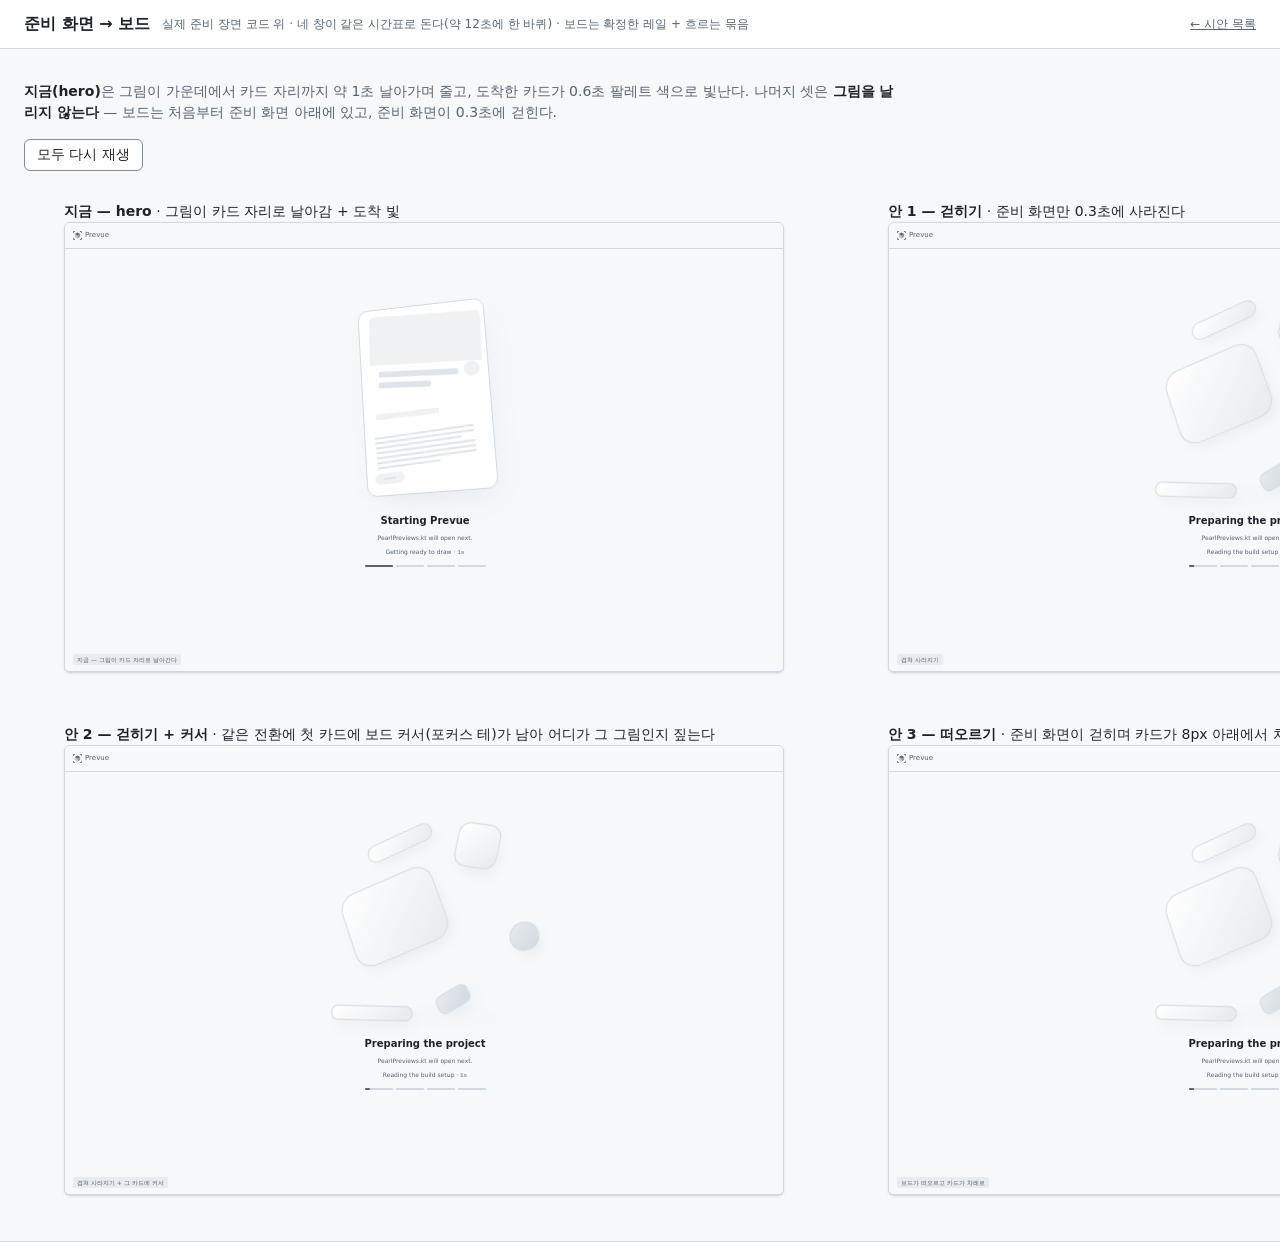
<file: prototypes/design-system/layout/handoff.html>
<!doctype html>
<html lang="ko">
<head>
<meta charset="utf-8">
<meta name="viewport" content="width=device-width, initial-scale=1">
<title>구조 시안 — 준비 → 보드</title>
<link rel="stylesheet" href="../../../plugin/viewer/tokens.css">
<link rel="stylesheet" href="draft.css">
<style>
  .ctl { display: flex; gap: var(--space-8); margin: 0 0 var(--space-16); }
  .ctl button { height: var(--control-large); padding: 0 var(--space-12); border: 1px solid var(--outline); border-radius: var(--corner-medium); background: var(--surface-container); color: var(--on-surface); font: var(--type-label-large); cursor: pointer; }
  .grid { display: grid; grid-template-columns: repeat(2, max-content); gap: var(--space-24); }
  .win.wide { width: 1440px; height: 900px; zoom: var(--draft-zoom, .5); }
  iframe { width: 1440px; height: 900px; border: 0; display: block; }
  figcaption b { color: var(--on-surface); }
</style>
</head>
<body>
<div class="page-top">
  <h1>준비 화면 → 보드</h1><span class="note">실제 준비 장면 코드 위 · 네 창이 같은 시간표로 돈다(약 12초에 한 바퀴) · 보드는 확정한 레일 + 흐르는 묶음</span><span class="grow"></span>
  <a href="./">← 시안 목록</a>
</div>
<section class="variant">
  <p class="diff"><b>지금(hero)</b>은 그림이 가운데에서 카드 자리까지 약 1초 날아가며 줄고, 도착한 카드가 0.6초 팔레트 색으로 빛난다. 나머지 셋은 <b>그림을 날리지 않는다</b> — 보드는 처음부터 준비 화면 아래에 있고, 준비 화면이 0.3초에 걷힌다.</p>
  <div class="ctl"><button type="button" id="replay">모두 다시 재생</button></div>
  <div class="grid">
    <figure><figcaption><b>지금 — hero</b> · 그림이 카드 자리로 날아감 + 도착 빛</figcaption><div class="win wide"><iframe src="handoff-live.html?mode=hero"></iframe></div></figure>
    <figure><figcaption><b>안 1 — 걷히기</b> · 준비 화면만 0.3초에 사라진다</figcaption><div class="win wide"><iframe src="handoff-live.html?mode=fade"></iframe></div></figure>
    <figure><figcaption><b>안 2 — 걷히기 + 커서</b> · 같은 전환에 첫 카드에 보드 커서(포커스 테)가 남아 어디가 그 그림인지 짚는다</figcaption><div class="win wide"><iframe src="handoff-live.html?mode=cursor"></iframe></div></figure>
    <figure><figcaption><b>안 3 — 떠오르기</b> · 준비 화면이 걷히며 카드가 8px 아래에서 차례로 떠오른다(--motion-stagger)</figcaption><div class="win wide"><iframe src="handoff-live.html?mode=rise"></iframe></div></figure>
  </div>
</section>
<script>
  document.getElementById("replay").addEventListener("click", () => document.querySelectorAll("iframe").forEach(f => f.contentWindow.postMessage("replay", "*")));
</script>
</body>
</html>
</file>
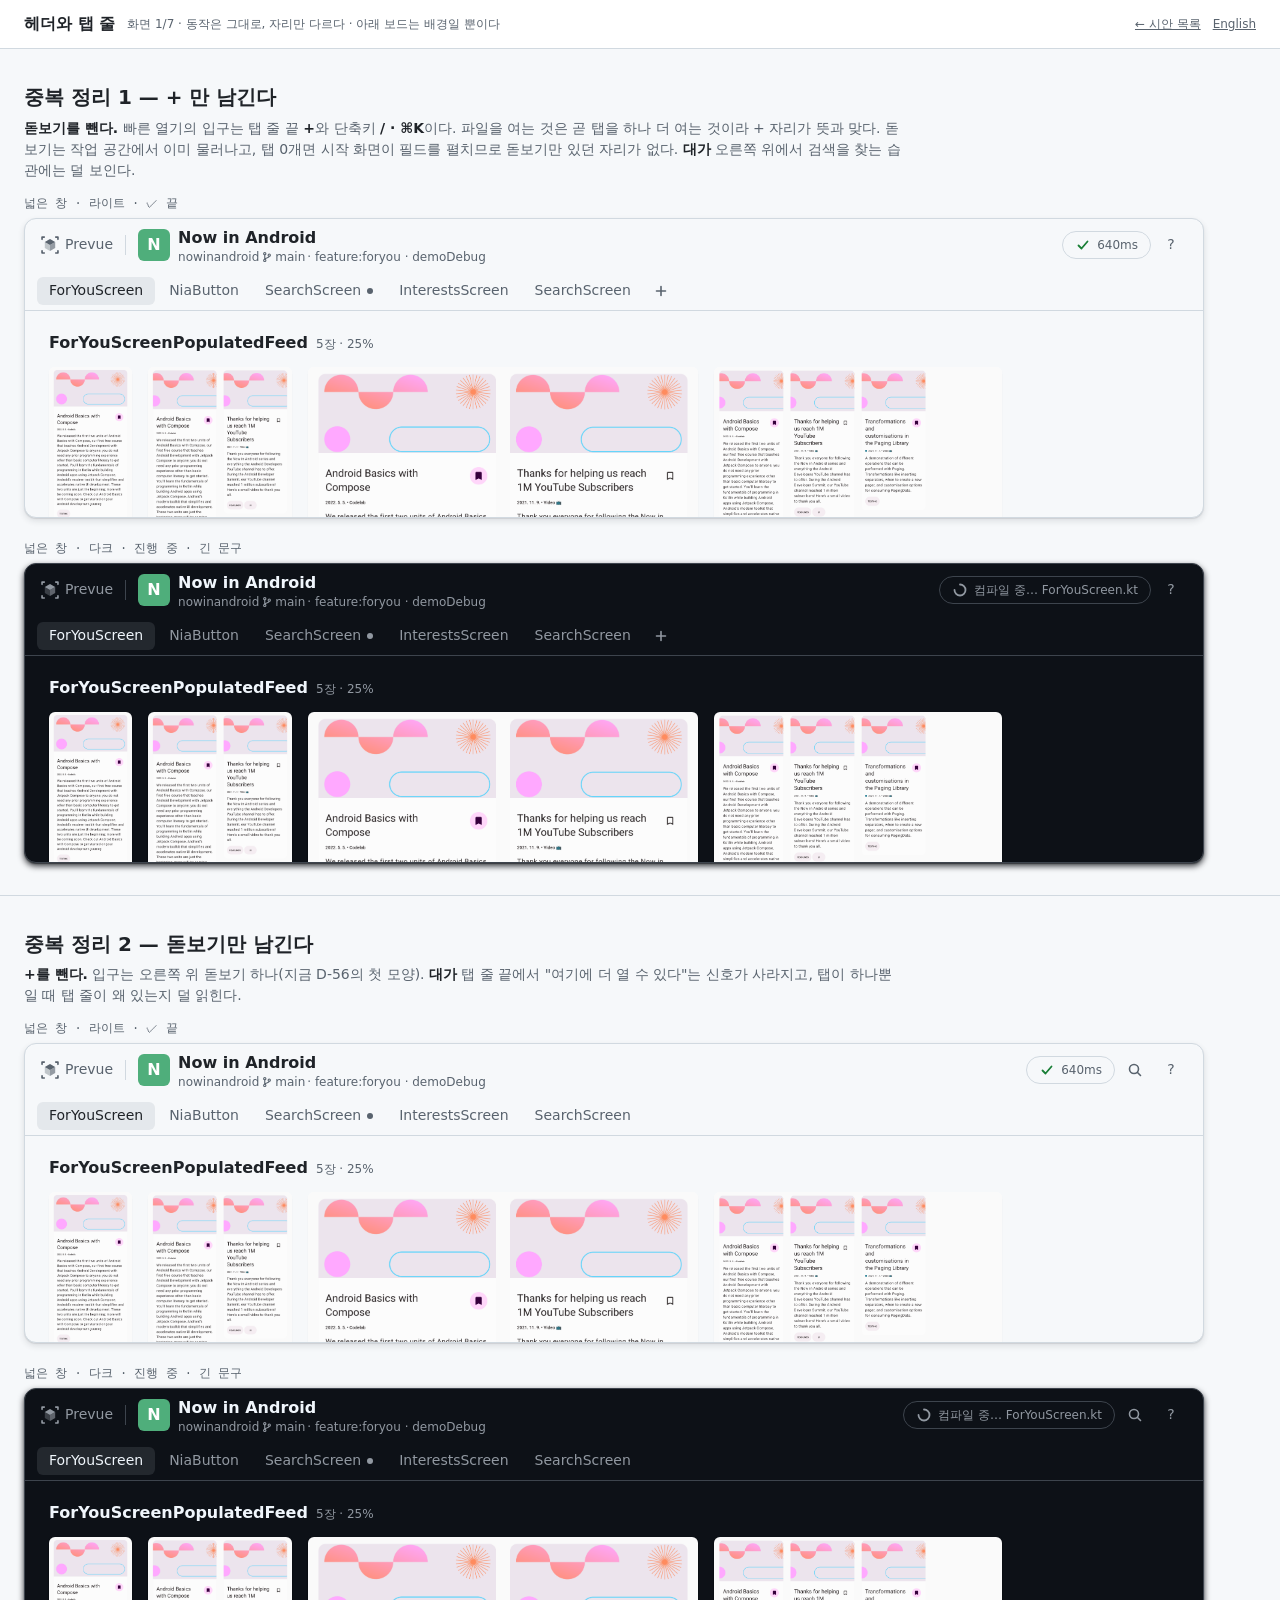
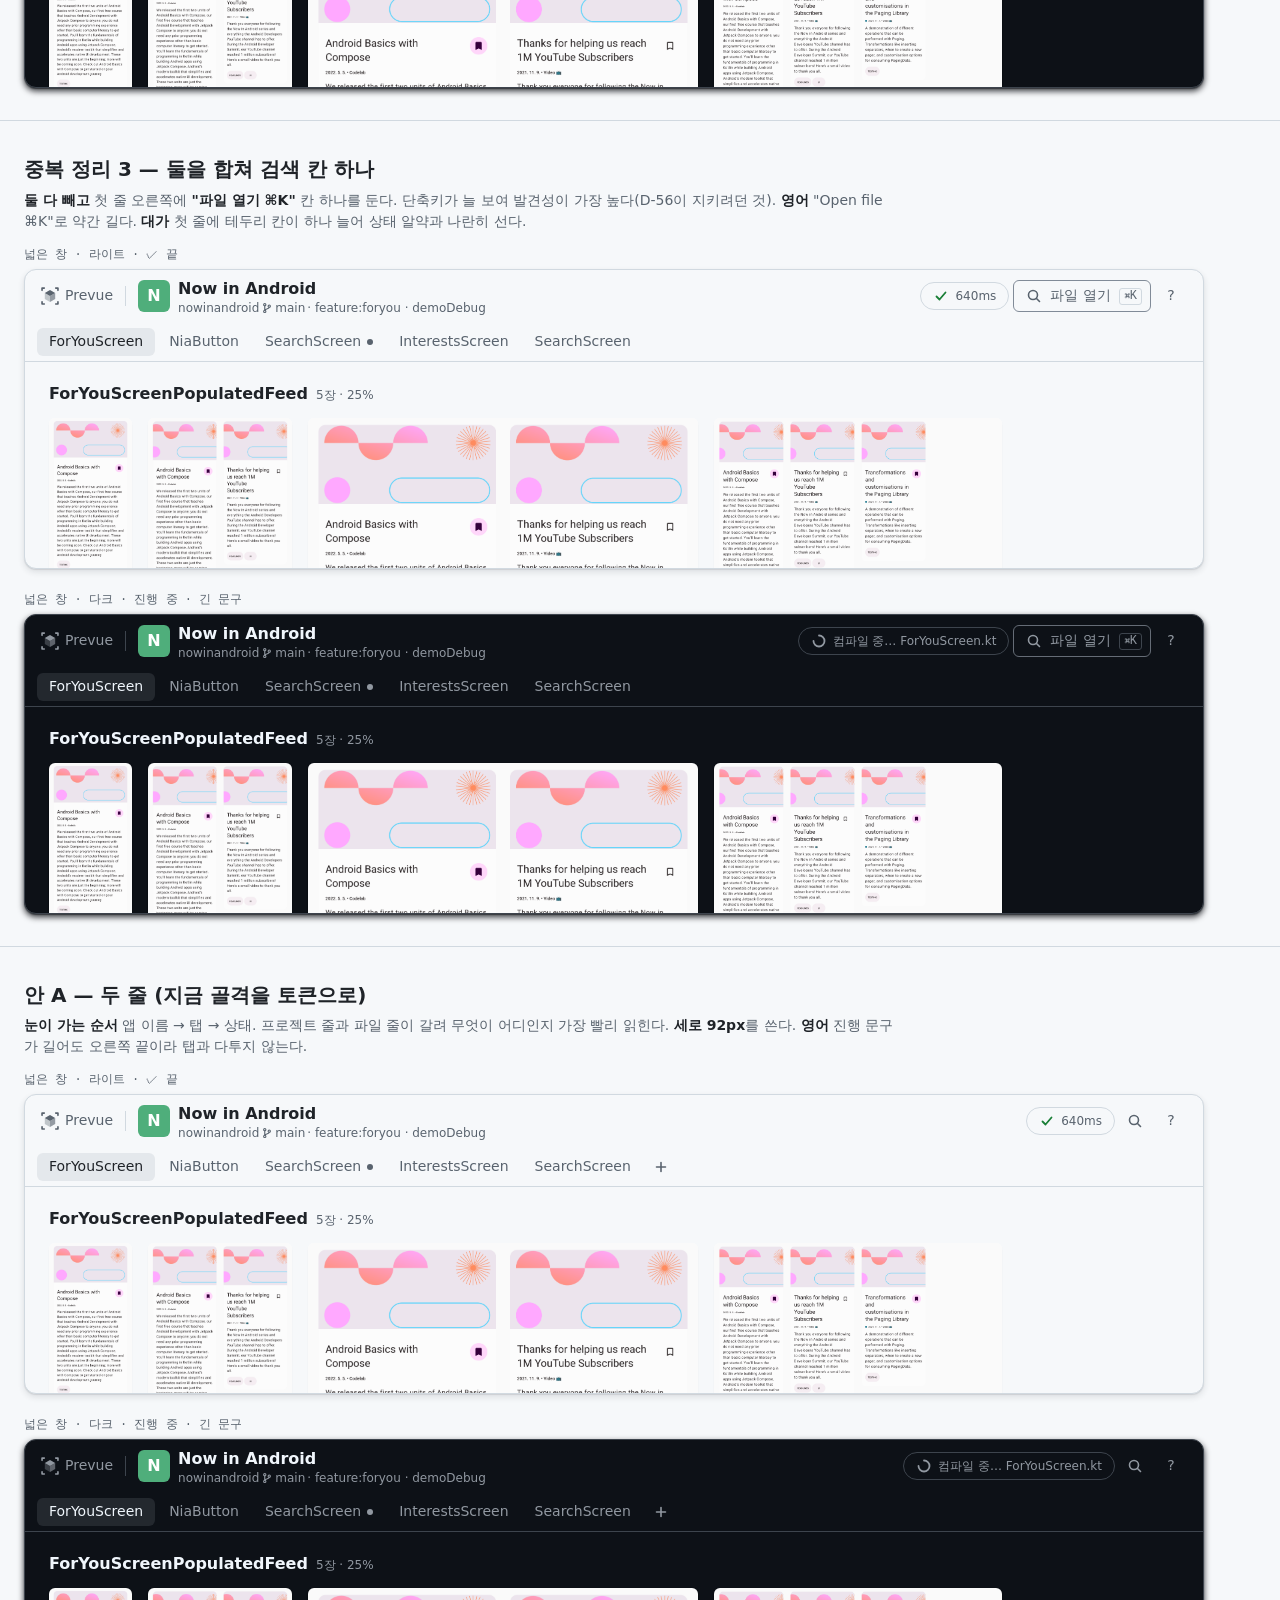
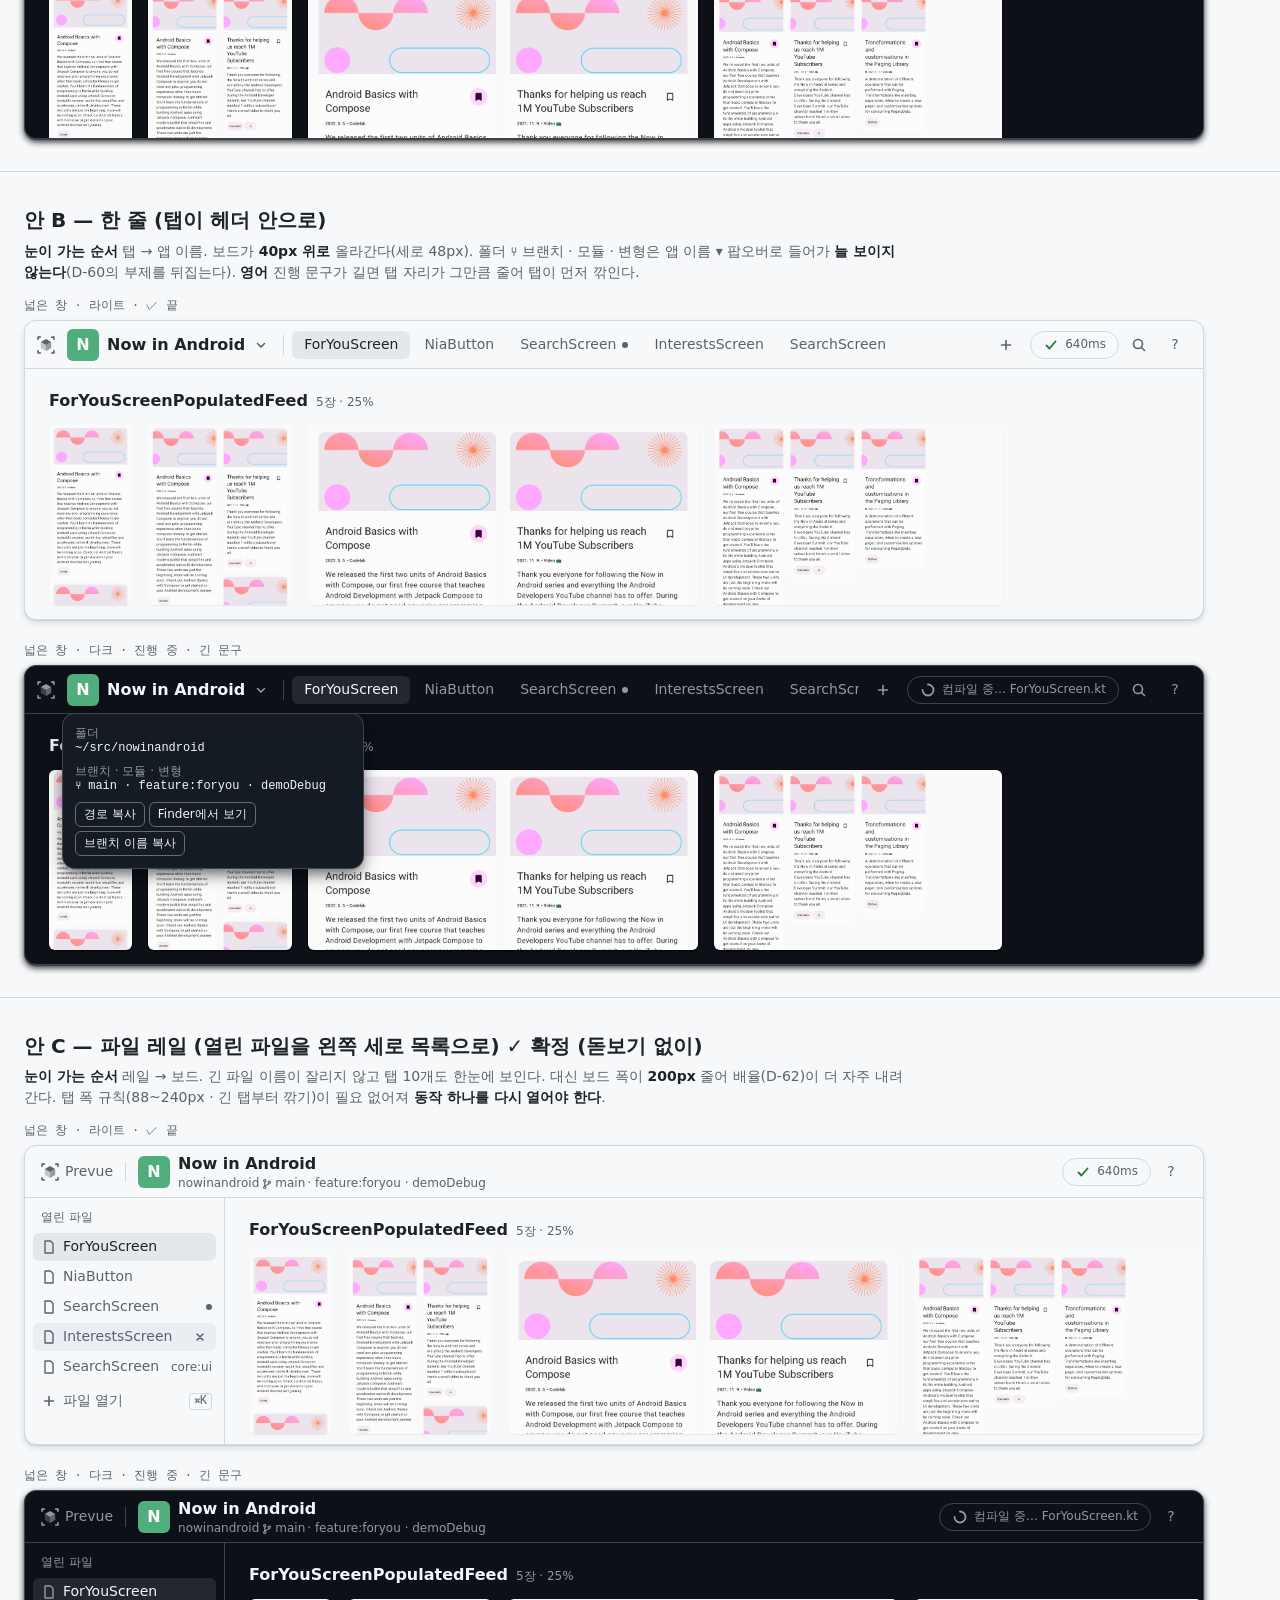
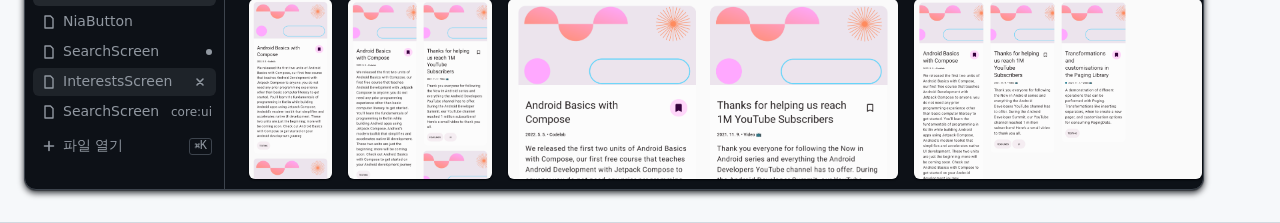
<file: prototypes/design-system/layout/header.html>
<!doctype html>
<html lang="ko">
<head>
<meta charset="utf-8">
<meta name="viewport" content="width=device-width, initial-scale=1">
<title>구조 시안 — 헤더와 탭 줄</title>
<link rel="stylesheet" href="../../../plugin/viewer/tokens.css">
<link rel="stylesheet" href="draft.css">
<style>
  /* 안 A — 두 줄. 첫 줄은 어느 프로젝트 · 무슨 일, 둘째 줄은 열린 파일 */
  .a .r1 { display: flex; align-items: center; gap: var(--space-12); height: 52px; padding: 0 var(--space-16); }
  .a .lock { display: flex; align-items: center; gap: var(--space-8); min-width: 0; flex: 0 1 auto; }
  .a .lock .t { display: grid; min-width: 0; }
  .a .grow { flex: 1; }
  .a .tools { display: flex; align-items: center; gap: var(--space-4); }
  .a .r2 { display: flex; align-items: center; gap: var(--space-2); height: 40px; padding: 0 var(--space-12); border-bottom: 1px solid var(--outline-variant); overflow: hidden; }
  @container (max-width: 639px) {
    .a .brand span, .a .sub .pj:first-child, .a .sub .rest { display: none; }
    .a .pill.ok .pt { display: none; }
    .a .pill.busy .pt { max-width: 96px; overflow: hidden; text-overflow: ellipsis; }
    .a .r1 { padding: 0 var(--space-12); gap: var(--space-8); }
  }

  /* 안 B — 한 줄. 탭이 헤더 안으로, 부제는 앱 이름에서 여는 팝오버로 */
  .b .r1 { display: flex; align-items: center; gap: var(--space-8); height: 48px; padding: 0 var(--space-12); border-bottom: 1px solid var(--outline-variant); }
  .b .appbtn { display: inline-flex; align-items: center; gap: var(--space-8); height: var(--control-xlarge); padding: 0 var(--space-6) 0 var(--space-4);
    border-radius: var(--corner-medium); flex: none; }
  .b .appbtn:hover { background: var(--state-hover); }
  .b .appbtn .ic { color: var(--on-surface-variant); }
  .b .strip { display: flex; align-items: center; gap: var(--space-2); flex: 1; min-width: 0; overflow: hidden; }
  .b .tools { display: flex; align-items: center; gap: var(--space-4); flex: none; }
  .b .r2 { display: none; }
  .b .pop { position: absolute; margin-top: var(--space-4); padding: var(--space-12); width: 300px; z-index: 2;
    background: var(--surface-container); border-radius: var(--corner-large); box-shadow: var(--elevation-3); font: var(--type-body-small); }
  .b .pop .k { color: var(--on-surface-variant); font: var(--type-label-small); }
  .b .pop .v { margin-bottom: var(--space-8); font: var(--type-code-small); }
  .b .pop .acts { display: flex; gap: var(--space-4); flex-wrap: wrap; }
  .b .pop .acts span { padding: var(--space-4) var(--space-8); border: 1px solid var(--outline); border-radius: var(--corner-medium); font: var(--type-label-medium); }
  .b .anchor { position: relative; }
  @container (max-width: 639px) {
    .b .r1 .strip, .b .r1 .add { display: none; }
    .b .r1 { border-bottom: 0; }
    .b .grow { flex: 1; }
    .b .r2 { display: flex; align-items: center; gap: var(--space-2); height: 40px; padding: 0 var(--space-12); border-bottom: 1px solid var(--outline-variant); overflow: hidden; }
    .b .pill.ok .pt { display: none; }
    .b .pill.busy .pt { max-width: 96px; overflow: hidden; text-overflow: ellipsis; }
    .b .appbtn .app-name { max-width: 120px; overflow: hidden; text-overflow: ellipsis; }
  }
  @container (min-width: 640px) { .b .grow { display: none; } }

  /* 안 C — 파일 레일. 헤더는 프로젝트 한 줄, 열린 파일은 왼쪽 세로 목록 */
  .c .r1 { display: flex; align-items: center; gap: var(--space-12); height: 52px; padding: 0 var(--space-16); border-bottom: 1px solid var(--outline-variant); }
  .c .lock { display: flex; align-items: center; gap: var(--space-8); min-width: 0; flex: 0 1 auto; }
  .c .lock .t { display: grid; min-width: 0; }
  .c .grow { flex: 1; }
  .c .tools { display: flex; align-items: center; gap: var(--space-4); }
  .c .body { display: flex; height: calc(100% - 52px); }
  .c .rail { width: 200px; flex: none; padding: var(--space-12) var(--space-8); border-right: 1px solid var(--outline-variant); display: flex; flex-direction: column; gap: var(--space-2); }
  .c .rail h4 { margin: 0 var(--space-8) var(--space-6); color: var(--on-surface-variant); font: var(--type-label-medium); }
  .c .rail .tab { max-width: none; width: 100%; }
  .c .rail .tab .ic { color: var(--on-surface-variant); }
  .c .rail .tab .name { flex: 1; }
  .c .rail .open { margin-top: var(--space-4); color: var(--on-surface-variant); }
  .c .main { flex: 1; min-width: 0; }
  .c .picker { display: none; }
  @container (max-width: 639px) {
    .c .rail, .c .brand span, .c .sub .pj:first-child, .c .sub .rest { display: none; }
    .c .r1 { padding: 0 var(--space-12); gap: var(--space-8); }
    .c .pill.ok .pt { display: none; }
    .c .pill.busy .pt { max-width: 96px; overflow: hidden; text-overflow: ellipsis; }
    .c .picker { display: flex; align-items: center; gap: var(--space-6); height: 40px; padding: 0 var(--space-12); border-bottom: 1px solid var(--outline-variant); font: var(--type-label-large); }
    .c .picker .cnt { color: var(--on-surface-variant); font: var(--type-label-medium); }
    .c .body { height: calc(100% - 92px); }
  }

  /* 확정 A 위의 중복 정리 — + 와 돋보기가 같은 빠른 열기를 연다 */
  .dd .hdr .r1 .tools .search-wide { display: inline-flex; align-items: center; gap: var(--space-8); height: var(--control-large); padding: 0 var(--space-8) 0 var(--space-12);
    border: 1px solid var(--outline); border-radius: var(--corner-medium); background: transparent; color: var(--on-surface-variant); font: var(--type-label-large); white-space: nowrap; }
  .dd .hdr .r1 .tools .search-wide kbd { padding: 0 var(--space-4); border: 1px solid var(--outline-variant); border-radius: var(--corner-small); font: var(--type-code-small); }
  @container (max-width: 639px) {
    .dd .hdr .r1 .tools .search-wide { width: var(--control-large); padding: 0; justify-content: center; border: 0; }
    .dd .hdr .r1 .tools .search-wide span, .dd .hdr .r1 .tools .search-wide kbd { display: none; }
  }
</style>
</head>
<body>
<div class="page-top">
  <h1 id="h1"></h1><span class="note" id="note"></span><span class="grow"></span>
  <a href="./">← 시안 목록</a><a id="lang" href="#"></a>
</div>
<div id="root"></div>
<script src="draft.js"></script>
<script>
  const T = {
    ko: {
      h1: "헤더와 탭 줄", note: "화면 1/7 · 동작은 그대로, 자리만 다르다 · 아래 보드는 배경일 뿐이다",
      A: "안 A — 두 줄 (지금 골격을 토큰으로)",
      Ad: "<b>눈이 가는 순서</b> 앱 이름 → 탭 → 상태. 프로젝트 줄과 파일 줄이 갈려 무엇이 어디인지 가장 빨리 읽힌다. <b>세로 92px</b>를 쓴다. <b>영어</b> 진행 문구가 길어도 오른쪽 끝이라 탭과 다투지 않는다.",
      B: "안 B — 한 줄 (탭이 헤더 안으로)",
      Bd: "<b>눈이 가는 순서</b> 탭 → 앱 이름. 보드가 <b>40px 위로</b> 올라간다(세로 48px). 폴더 ⑂ 브랜치 · 모듈 · 변형은 앱 이름 ▾ 팝오버로 들어가 <b>늘 보이지 않는다</b>(D-60의 부제를 뒤집는다). <b>영어</b> 진행 문구가 길면 탭 자리가 그만큼 줄어 탭이 먼저 깎인다.",
      C: "안 C — 파일 레일 (열린 파일을 왼쪽 세로 목록으로)",
      Cd: "<b>눈이 가는 순서</b> 레일 → 보드. 긴 파일 이름이 잘리지 않고 탭 10개도 한눈에 보인다. 대신 보드 폭이 <b>200px</b> 줄어 배율(D-62)이 더 자주 내려간다. 탭 폭 규칙(88~240px · 긴 탭부터 깎기)이 필요 없어져 <b>동작 하나를 다시 열어야 한다</b>.",
      pop: "팝오버 열린 모습",
      D1: "중복 정리 1 — + 만 남긴다",
      D1d: "<b>돋보기를 뺀다.</b> 빠른 열기의 입구는 탭 줄 끝 <b>+</b>와 단축키 <b>/ · ⌘K</b>이다. 파일을 여는 것은 곧 탭을 하나 더 여는 것이라 + 자리가 뜻과 맞다. 돋보기는 작업 공간에서 이미 물러나고, 탭 0개면 시작 화면이 필드를 펼치므로 돋보기만 있던 자리가 없다. <b>대가</b> 오른쪽 위에서 검색을 찾는 습관에는 덜 보인다.",
      D2: "중복 정리 2 — 돋보기만 남긴다",
      D2d: "<b>+를 뺀다.</b> 입구는 오른쪽 위 돋보기 하나(지금 D-56의 첫 모양). <b>대가</b> 탭 줄 끝에서 \"여기에 더 열 수 있다\"는 신호가 사라지고, 탭이 하나뿐일 때 탭 줄이 왜 있는지 덜 읽힌다.",
      D3: "중복 정리 3 — 둘을 합쳐 검색 칸 하나",
      D3d: "<b>둘 다 빼고</b> 첫 줄 오른쪽에 <b>\"파일 열기 ⌘K\"</b> 칸 하나를 둔다. 단축키가 늘 보여 발견성이 가장 높다(D-56이 지키려던 것). <b>영어</b> \"Open file ⌘K\"로 약간 길다. <b>대가</b> 첫 줄에 테두리 칸이 하나 늘어 상태 알약과 나란히 선다.",
    },
    en: {
      h1: "Header and tab bar", note: "Screen 1/7 · same behavior, different placement · the board below is only a backdrop",
      A: "Option A — two rows (today's skeleton on tokens)",
      Ad: "<b>Eye order</b> app name → tabs → status. Project row and file row are separate. <b>92px tall</b>. <b>English</b> long progress text sits at the far right and never competes with tabs.",
      B: "Option B — one row (tabs inside the header)",
      Bd: "<b>Eye order</b> tabs → app name. The board moves <b>40px up</b> (48px tall). Folder ⑂ branch · module · variant move into an app-name ▾ popover and are <b>no longer always visible</b> (reverses D-60's subtitle). <b>English</b> long progress text eats tab space, so tabs shrink first.",
      C: "Option C — file rail (open files as a left list)",
      Cd: "<b>Eye order</b> rail → board. Long file names never truncate and all 10 tabs fit. The board loses <b>200px</b>, so board scale (D-62) drops more often. The tab-width rule (88–240px, trim longest first) goes away, so <b>one behavior has to be reopened</b>.",
      pop: "popover open",
      D1: "De-dupe 1 — keep + only",
      D1d: "<b>Drop the magnifier.</b> Quick open is reached by <b>+</b> at the end of the tab bar and <b>/ · ⌘K</b>. Opening a file means opening a tab, so + sits where it means. The magnifier already hides in the workspace, and with zero tabs the start screen shows the field. <b>Cost</b> less visible to people who look top-right for search.",
      D2: "De-dupe 2 — keep the magnifier only",
      D2d: "<b>Drop +.</b> One entry at the top right (D-56's original shape). <b>Cost</b> the tab bar loses its \"you can open more here\" cue.",
      D3: "De-dupe 3 — merge into one search field",
      D3d: "<b>Drop both</b> and put one <b>\"Open file ⌘K\"</b> field at the right of row 1. The shortcut is always visible, best for discovery (what D-56 protected). <b>English</b> \"Open file ⌘K\" is a bit longer. <b>Cost</b> one more bordered box next to the status pill.",
    },
  }[LANG];

  const A = state => `<div class="a">
    <div class="r1"><span class="brand">${ICON.glyph}<span>Prevue</span></span><span class="sep"></span>
      <div class="lock"><span class="tile">${APP.tile}</span><div class="t"><div class="app-name">${APP.name}</div><div class="sub">${subHtml()}</div></div></div>
      <span class="grow"></span><div class="tools">${pillHtml(state)}<button class="icon-btn">${ICON.search}</button><button class="icon-btn">?</button></div></div>
    <div class="r2">${tabsHtml()}<button class="icon-btn add">${ICON.plus}</button></div></div>${boardHtml()}`;

  const B = (state, size) => `<div class="b">
    <div class="r1"><span class="brand">${ICON.glyph}</span>
      <span class="anchor"><span class="appbtn"><span class="tile">${APP.tile}</span><span class="app-name">${APP.name}</span>${ICON.chevron}</span>
        ${state === "busy" && size === "wide" ? `<div class="pop"><div class="k">${LANG === "ko" ? "폴더" : "Folder"}</div><div class="v">~/src/${APP.dir}</div>
          <div class="k">${LANG === "ko" ? "브랜치 · 모듈 · 변형" : "Branch · module · variant"}</div><div class="v">⑂ ${APP.branch} · ${APP.rest}</div>
          <div class="acts"><span>${t_("copyPath")}</span><span>${t_("reveal")}</span><span>${t_("copyBranch")}</span></div></div>` : ""}</span>
      <span class="sep"></span><div class="strip">${tabsHtml()}</div><button class="icon-btn add">${ICON.plus}</button><span class="grow"></span>
      <div class="tools">${pillHtml(state)}<button class="icon-btn">${ICON.search}</button><button class="icon-btn">?</button></div></div>
    <div class="r2">${tabsHtml()}<button class="icon-btn">${ICON.plus}</button></div></div>${boardHtml()}`;

  const C = state => shellC(state, boardHtml());

  document.getElementById("h1").textContent = T.h1;
  document.getElementById("note").textContent = T.note;
  document.title = `${LANG === "ko" ? "구조 시안" : "Layout draft"} — ${T.h1}`;
  const dd = k => state => {
    let h = headerA(state);
    if (k === "D1") h = h.replace(`<button class="icon-btn">${ICON.search}</button>`, "");
    if (k === "D2") h = h.replace(`<button class="icon-btn add">${ICON.plus}</button>`, "");
    if (k === "D3") h = h.replace(`<button class="icon-btn add">${ICON.plus}</button>`, "")
      .replace(`<button class="icon-btn">${ICON.search}</button>`, `<button class="search-wide">${ICON.search}<span>${t_("openFile")}</span><kbd>⌘K</kbd></button>`);
    return `<div class="dd">${h}</div>${boardHtml()}`;
  };
  document.getElementById("root").innerHTML = ["D1", "D2", "D3"].map(k =>
    `<section class="variant" id="${k}"><h2>${T[k]}</h2><p class="diff">${T[k + "d"]}</p>${frames(dd(k))}</section>`).join("")
    + [["A", A], ["B", B], ["C", C]].map(([k, f]) =>
    `<section class="variant" id="${k}"><h2>${T[k]}${k === "C" ? (LANG === "ko" ? " ✓ 확정 (돋보기 없이)" : " ✓ confirmed (without the magnifier)") : ""}</h2><p class="diff">${T[k + "d"]}</p>${frames(f)}</section>`).join("");
  langButton();
</script>
</body>
</html>
</file>
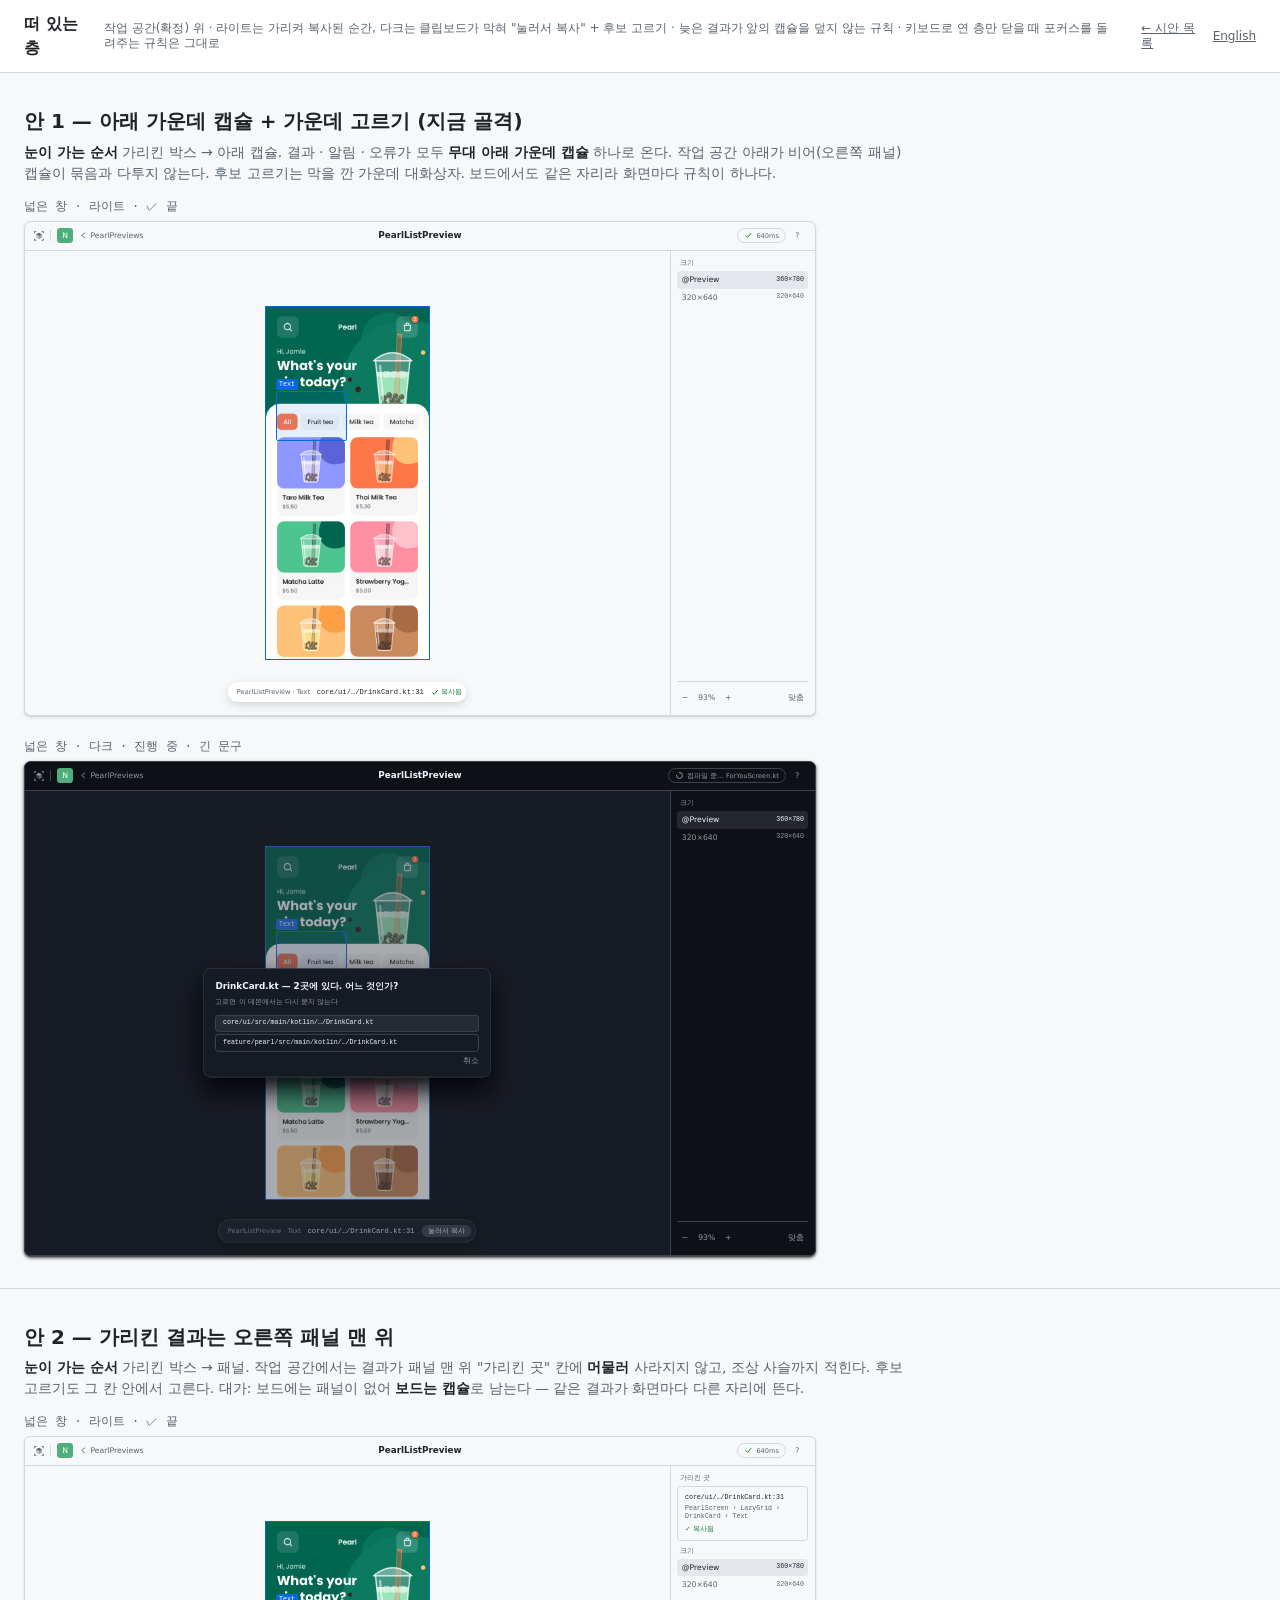
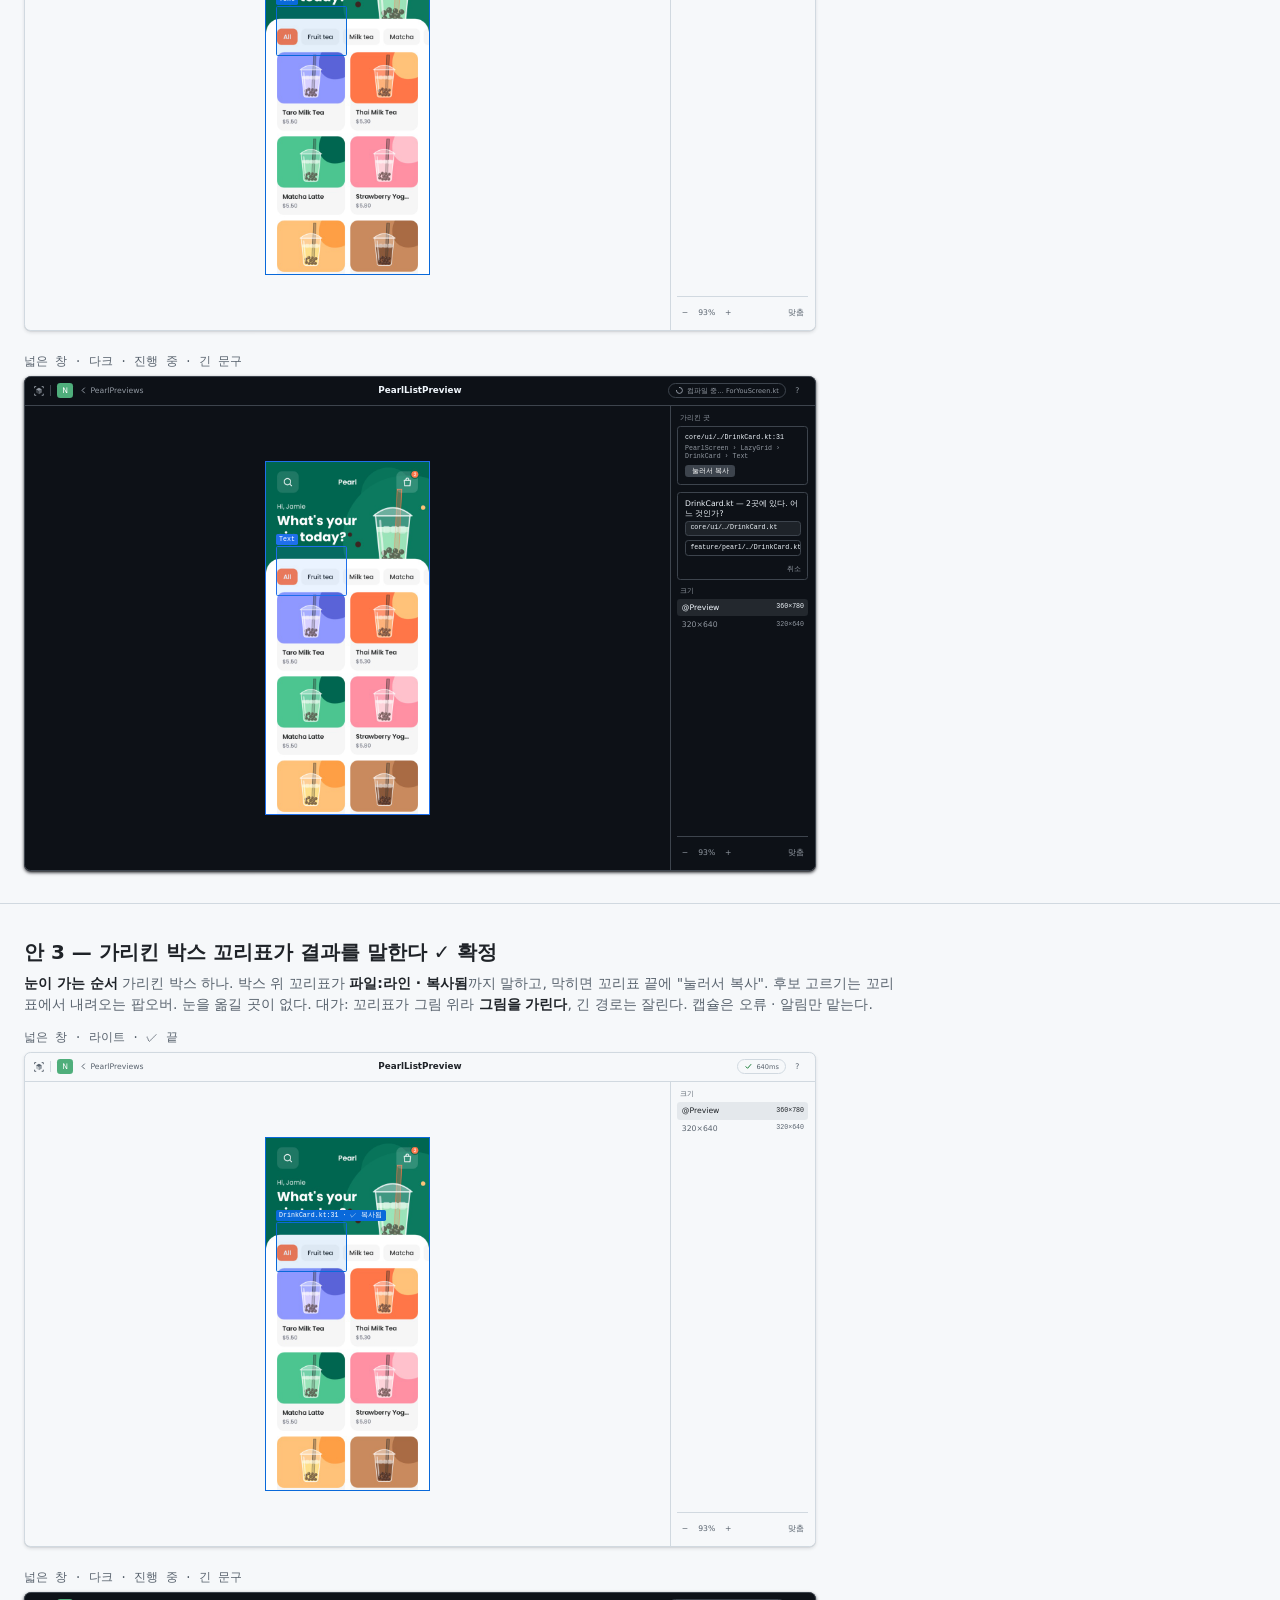
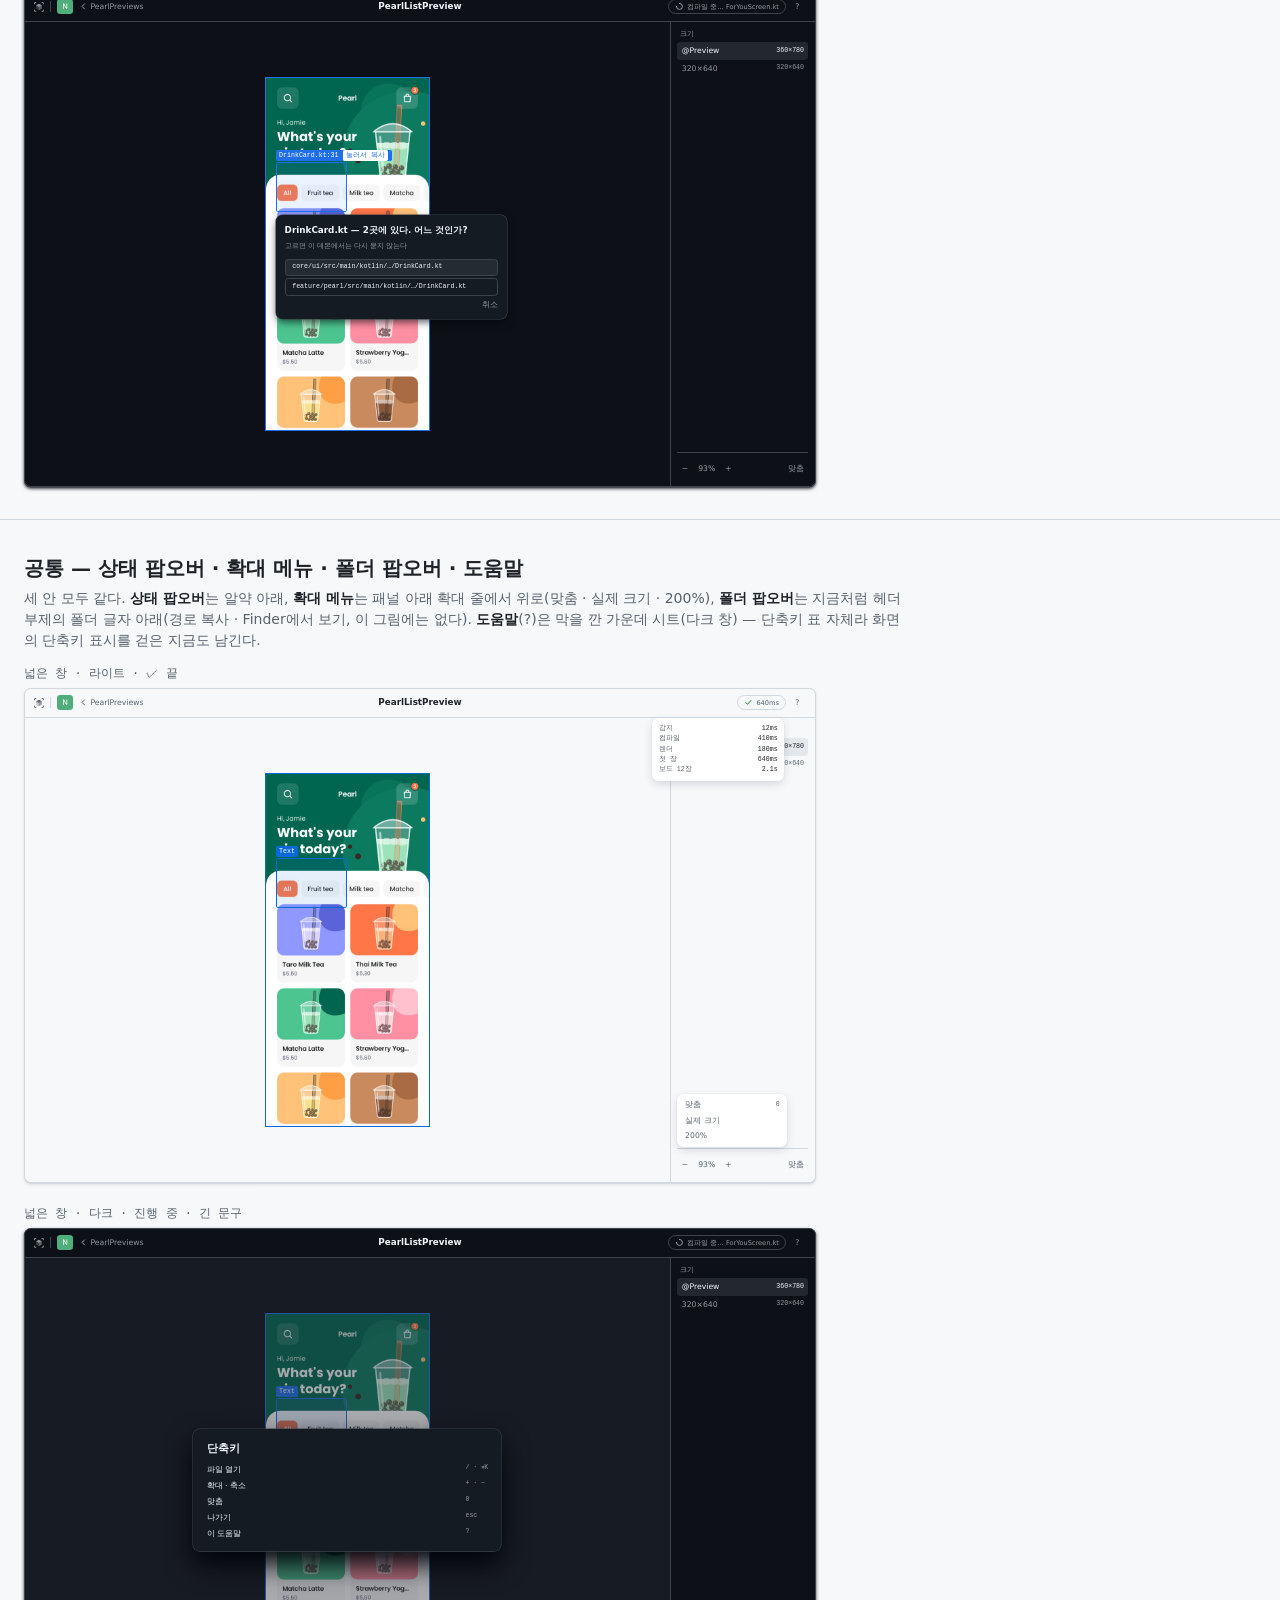
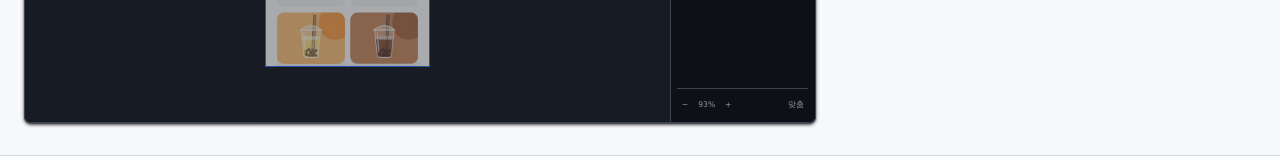
<file: prototypes/design-system/layout/layers.html>
<!doctype html>
<html lang="ko">
<head>
<meta charset="utf-8">
<meta name="viewport" content="width=device-width, initial-scale=1">
<title>구조 시안 — 떠 있는 층</title>
<link rel="stylesheet" href="../../../plugin/viewer/tokens.css">
<link rel="stylesheet" href="draft.css">
<style>
  .win.wide { width: 1440px; height: 900px; position: relative; }
  .frames .win { zoom: var(--draft-zoom, .55); }
  .nav { display: flex; align-items: center; gap: var(--space-12); height: 52px; flex: none; padding: 0 var(--space-16); border-bottom: 1px solid var(--outline-variant); position: relative; }
  .nav .back { display: inline-flex; align-items: center; gap: var(--space-4); color: var(--on-surface-variant); font: var(--type-label-large); }
  .nav .title { position: absolute; left: 50%; transform: translateX(-50%); font: var(--type-title-small); }
  .nav .grow { flex: 1; }
  .nav .tools { display: flex; align-items: center; gap: var(--space-4); position: relative; }
  .nav .tile { width: var(--control-medium); height: var(--control-medium); font: var(--type-label-large); }
  .ws { display: flex; flex-direction: column; height: 100%; }
  .ws .body { display: flex; flex: 1; min-height: 0; }
  .stagebox { flex: 1; min-width: 0; display: grid; place-items: center; position: relative; }
  .bare { position: relative; outline: 2px solid var(--live); }
  .bare img { display: block; height: 640px; width: auto; }
  .pickbox { position: absolute; border: 2px solid var(--pick); background: var(--pick-container); border-radius: var(--corner-small); }
  .pickbox .tag { position: absolute; left: -2px; bottom: calc(100% + var(--space-4)); padding: 0 var(--space-6); border-radius: var(--corner-small); background: var(--pick); color: var(--on-pick); font: var(--type-code-small); line-height: 20px; white-space: nowrap; }
  .panel { width: 264px; flex: none; border-left: 1px solid var(--outline-variant); padding: var(--space-16) var(--space-12); display: flex; flex-direction: column; gap: var(--space-12); background: var(--surface); position: relative; }
  .panel h4 { margin: 0 var(--space-4) var(--space-6); color: var(--on-surface-variant); font: var(--type-label-medium); }
  .it { display: flex; align-items: center; gap: var(--space-8); height: var(--control-large); padding: 0 var(--space-8); border-radius: var(--corner-medium); color: var(--on-surface-variant); font: var(--type-label-large); white-space: nowrap; }
  .it .d { margin-left: auto; font: var(--type-code-small); }
  .it.on { background: var(--primary-container); color: var(--on-surface); }
  .zrow { display: flex; align-items: center; gap: var(--space-2); margin-top: auto; padding-top: var(--space-12); border-top: 1px solid var(--outline-variant); position: relative; }
  .zrow .grow { flex: 1; }
  .ic { width: 16px; height: 16px; flex: none; }

  /* 층 공통 — 팝오버 · 캡슐은 세 번째 그림자, 시트는 네 번째 + 막 */
  .pop { position: absolute; background: var(--surface-container); border-radius: var(--corner-large); box-shadow: var(--elevation-3); padding: var(--space-12); z-index: 3; }
  .sheet { position: absolute; background: var(--surface-container); border-radius: var(--corner-large); box-shadow: var(--elevation-4); z-index: 4; }
  .scrim { position: absolute; inset: 0; background: var(--scrim); z-index: 3; }
  .cap { display: flex; align-items: center; gap: var(--space-12); padding: var(--space-8) var(--space-8) var(--space-8) var(--space-16); background: var(--surface-container); border-radius: var(--corner-full); box-shadow: var(--elevation-3); white-space: nowrap; z-index: 3; }
  .cap .ref { font: var(--type-code); color: var(--on-surface); }
  .cap .ctx { color: var(--on-surface-variant); font: var(--type-label-medium); }
  .cap .ok { display: inline-flex; align-items: center; gap: var(--space-4); color: var(--success); font: var(--type-label-medium); }
  .cap .again { padding: var(--space-4) var(--space-12); border-radius: var(--corner-full); background: var(--primary); color: var(--on-primary); font: var(--type-label-medium); }
  .choose h2 { margin: 0 0 var(--space-8); font: var(--type-title-small); }
  .choose p { margin: 0 0 var(--space-12); color: var(--on-surface-variant); font: var(--type-body-small); }
  .choose .opt { display: flex; align-items: center; height: var(--control-large); padding: 0 var(--space-12); margin-bottom: var(--space-4); border: 1px solid var(--outline-variant); border-radius: var(--corner-medium); font: var(--type-code-small); color: var(--on-surface); }
  .choose .opt:first-of-type { background: var(--state-hover); }
  .choose .cancel { margin-top: var(--space-8); text-align: right; color: var(--on-surface-variant); font: var(--type-label-large); }
  /* L2 — 패널 안 "가리킨 곳" */
  .picked { padding: var(--space-12); border: 1px solid var(--outline-variant); border-radius: var(--corner-medium); display: grid; gap: var(--space-6); }
  .picked .ref { font: var(--type-code-small); color: var(--on-surface); word-break: break-all; }
  .picked .chain { color: var(--on-surface-variant); font: var(--type-code-small); }
  .picked .row { display: flex; align-items: center; gap: var(--space-8); }
  .picked .ok { color: var(--success); font: var(--type-label-medium); }
  .picked .again { padding: var(--space-4) var(--space-12); border-radius: var(--corner-medium); background: var(--primary); color: var(--on-primary); font: var(--type-label-medium); }
  /* 공통 층 */
  .timing { display: grid; grid-template-columns: auto auto; gap: var(--space-4) var(--space-16); font: var(--type-code-small); color: var(--on-surface-variant); }
  .timing b { color: var(--on-surface); font-weight: var(--weight-regular); text-align: right; }
  .menu .it { height: var(--control-medium); }
  .help { width: 560px; padding: var(--space-20) var(--space-24); }
  .help h2 { margin: 0 0 var(--space-12); font: var(--type-title-medium); }
  .help .k { display: grid; grid-template-columns: 1fr auto; gap: var(--space-8) var(--space-24); font: var(--type-body-medium); }
  .help .k span:nth-child(even) { color: var(--on-surface-variant); font: var(--type-code-small); }
</style>
</head>
<body>
<div class="page-top">
  <h1 id="h1"></h1><span class="note" id="note"></span><span class="grow"></span>
  <a href="./">← 시안 목록</a><a id="lang" href="#"></a>
</div>
<div id="root"></div>
<script src="draft.js"></script>
<script>
  const T = {
    ko: {
      h1: "떠 있는 층", note: "작업 공간(확정) 위 · 라이트는 가리켜 복사된 순간, 다크는 클립보드가 막혀 \"눌러서 복사\" + 후보 고르기 · 늦은 결과가 앞의 캡슐을 덮지 않는 규칙 · 키보드로 연 층만 닫을 때 포커스를 돌려주는 규칙은 그대로",
      L1: "안 1 — 아래 가운데 캡슐 + 가운데 고르기 (지금 골격)",
      L1d: "<b>눈이 가는 순서</b> 가리킨 박스 → 아래 캡슐. 결과 · 알림 · 오류가 모두 <b>무대 아래 가운데 캡슐</b> 하나로 온다. 작업 공간 아래가 비어(오른쪽 패널) 캡슐이 묶음과 다투지 않는다. 후보 고르기는 막을 깐 가운데 대화상자. 보드에서도 같은 자리라 화면마다 규칙이 하나다.",
      L2: "안 2 — 가리킨 결과는 오른쪽 패널 맨 위",
      L2d: "<b>눈이 가는 순서</b> 가리킨 박스 → 패널. 작업 공간에서는 결과가 패널 맨 위 \"가리킨 곳\" 칸에 <b>머물러</b> 사라지지 않고, 조상 사슬까지 적힌다. 후보 고르기도 그 칸 안에서 고른다. 대가: 보드에는 패널이 없어 <b>보드는 캡슐</b>로 남는다 — 같은 결과가 화면마다 다른 자리에 뜬다.",
      L3: "안 3 — 가리킨 박스 꼬리표가 결과를 말한다",
      L3d: "<b>눈이 가는 순서</b> 가리킨 박스 하나. 박스 위 꼬리표가 <b>파일:라인 · 복사됨</b>까지 말하고, 막히면 꼬리표 끝에 \"눌러서 복사\". 후보 고르기는 꼬리표에서 내려오는 팝오버. 눈을 옮길 곳이 없다. 대가: 꼬리표가 그림 위라 <b>그림을 가린다</b>, 긴 경로는 잘린다. 캡슐은 오류 · 알림만 맡는다.",
      C: "공통 — 상태 팝오버 · 확대 메뉴 · 폴더 팝오버 · 도움말",
      Cd: "세 안 모두 같다. <b>상태 팝오버</b>는 알약 아래, <b>확대 메뉴</b>는 패널 아래 확대 줄에서 위로(맞춤 · 실제 크기 · 200%), <b>폴더 팝오버</b>는 지금처럼 헤더 부제의 폴더 글자 아래(경로 복사 · Finder에서 보기, 이 그림에는 없다). <b>도움말</b>(?)은 막을 깐 가운데 시트(다크 창) — 단축키 표 자체라 화면의 단축키 표시를 걷은 지금도 남긴다.",
      copied: "복사됨", again: "눌러서 복사", choose: "DrinkCard.kt — 2곳에 있다. 어느 것인가?", chooseSub: "고르면 이 데몬에서는 다시 묻지 않는다", cancel: "취소", picked: "가리킨 곳",
      tDetect: "감지", tCompile: "컴파일", tRender: "렌더", tFirst: "첫 장", tBoard: "보드 12장", fit: "맞춤", actual: "실제 크기", copyPath: "경로 복사", reveal: "Finder에서 보기", help: "단축키",
      hk: [["파일 열기", "/ · ⌘K"], ["확대 · 축소", "+ · −"], ["맞춤", "0"], ["나가기", "esc"], ["이 도움말", "?"]],
      zoom: "확대", size: "크기",
    },
    en: {
      h1: "Floating layers", note: "On the confirmed workspace · light: just picked and copied · dark: clipboard blocked (\"Click to copy\") + candidate chooser · late results never cover the newer capsule, and focus returns only for keyboard-opened layers",
      L1: "Option 1 — bottom-center capsule + centered chooser (today's skeleton)",
      L1d: "<b>Eye order</b> picked box → bottom capsule. Results, notices and errors all arrive in <b>one capsule at the bottom center</b> of the stage. The workspace bottom is now free (right panel), so nothing competes. The chooser is a centered dialog over a scrim. Same spot on the board, so one rule everywhere.",
      L2: "Option 2 — picked result at the top of the right panel",
      L2d: "<b>Eye order</b> picked box → panel. In the workspace the result <b>stays</b> in a \"Picked\" box at the top of the panel, with the ancestor chain. The chooser lives in that box too. Cost: the board has no panel, so <b>the board keeps the capsule</b>: one result, two places.",
      L3: "Option 3 — the picked box's tag tells the result",
      L3d: "<b>Eye order</b> the picked box only. Its tag says <b>file:line · copied</b>; when blocked, \"Click to copy\" sits at the tag's end. The chooser drops from the tag as a popover. No eye travel. Cost: the tag sits on the image and <b>covers it</b>; long paths truncate. The capsule keeps only errors and notices.",
      C: "Shared — status popover · zoom menu · folder popover · help",
      Cd: "Same in all options. <b>Status popover</b> under the pill, <b>zoom menu</b> rising from the panel's zoom row (Fit · Actual size · 200%), <b>folder popover</b> under the header folder name as today (Copy path · Show in Finder; not drawn here). <b>Help</b> (?) is a centered sheet over a scrim (dark frame); it is the shortcut table itself, so it stays even with on-screen shortcut hints removed.",
      copied: "Copied", again: "Click to copy", choose: "DrinkCard.kt is in 2 places. Which one?", chooseSub: "This daemon will remember your choice", cancel: "Cancel", picked: "Picked",
      tDetect: "Detected", tCompile: "Compiled", tRender: "Rendered", tFirst: "First preview", tBoard: "All 12 previews", fit: "Fit", actual: "Actual size", copyPath: "Copy path", reveal: "Show in Finder", help: "Keyboard shortcuts",
      hk: [["Open file", "/ · ⌘K"], ["Zoom in · out", "+ · −"], ["Fit", "0"], ["Leave", "esc"], ["This help", "?"]],
      zoom: "Zoom", size: "Size",
    },
  }[LANG];

  const REF = "core/ui/…/DrinkCard.kt:31", CTX = "PearlListPreview · Text";
  const CHECK = `<svg class="ic" viewBox="0 0 16 16" fill="none" stroke="currentColor" stroke-width="1.8" stroke-linecap="round" stroke-linejoin="round"><path d="m3.5 8.5 3 3 6-7"/></svg>`;
  const BACK = `<svg class="ic" viewBox="0 0 16 16" fill="none" stroke="currentColor" stroke-width="1.8" stroke-linecap="round" stroke-linejoin="round"><path d="M10 3.5 5.5 8l4.5 4.5"/></svg>`;
  const nav = (state, pop) => `<div class="nav"><span class="brand">${ICON.glyph}</span><span class="sep"></span><span class="tile">${APP.tile}</span>
    <span class="back">${BACK}PearlPreviews</span><div class="title">PearlListPreview</div><span class="grow"></span><div class="tools">${pillHtml(state)}<button class="icon-btn">?</button>${pop || ""}</div></div>`;
  const stage = (tag) => `<div class="bare"><img src="../img/pearl/PearlListPreview.jpg" alt=""><div class="pickbox" style="left:6%;top:24%;width:44%;height:14%">${tag}</div></div>`;
  const panel = (top, menu) => `<aside class="panel">${top || ""}<div><h4>${T.size}</h4><span class="it on">@Preview<span class="d">360×780</span></span><span class="it">320×640<span class="d">320×640</span></span></div>
    <div class="zrow">${menu || ""}<span class="it">−</span><span class="it">93%</span><span class="it">+</span><span class="grow"></span><span class="it">${T.fit}</span></div></aside>`;
  const ws = (state, { tag = `<span class="tag">Text</span>`, over = "", top = "", menu = "", pop = "" } = {}) =>
    `<div class="ws">${nav(state, pop)}<div class="body"><div class="stagebox">${stage(tag)}${over}</div>${panel(top, menu)}</div></div>`;

  const capsule = blocked => `<div class="cap" style="position:absolute;left:50%;bottom:var(--space-24);transform:translateX(-50%)"><span class="ctx">${CTX}</span><span class="ref">${REF}</span>${blocked ? `<span class="again">${T.again}</span>` : `<span class="ok">${CHECK}${T.copied}</span>`}</div>`;
  const chooserBox = (style) => `<div class="sheet choose" style="${style}"><h2>${T.choose}</h2><p>${T.chooseSub}</p><div class="opt">core/ui/src/main/kotlin/…/DrinkCard.kt</div><div class="opt">feature/pearl/src/main/kotlin/…/DrinkCard.kt</div><div class="cancel">${T.cancel}</div></div>`;

  const L1 = state => state === "ok" ? ws(state, { over: capsule(false) })
    : ws(state, { over: capsule(true) + `<div class="scrim"></div>` + chooserBox("left:50%;top:50%;width:520px;padding:var(--space-20);transform:translate(-50%,-50%)") });
  const L2 = state => ws(state, { top: `<div><h4>${T.picked}</h4><div class="picked"><span class="ref">${REF}</span><span class="chain">PearlScreen › LazyGrid › DrinkCard › Text</span>
      <div class="row">${state === "ok" ? `<span class="ok">✓ ${T.copied}</span>` : `<span class="again">${T.again}</span>`}</div></div></div>
      ${state === "busy" ? `<div class="picked choose" style="gap:var(--space-4);min-width:0;overflow:hidden"><b style="font:var(--type-label-large)">${T.choose}</b>${["core/ui/…/DrinkCard.kt", "feature/pearl/…/DrinkCard.kt"].map(p => `<span class="opt" style="display:flex;align-items:center;height:var(--control-medium);padding:0 var(--space-8);border:1px solid var(--outline-variant);border-radius:var(--corner-medium);font:var(--type-code-small);overflow:hidden;text-overflow:ellipsis;white-space:nowrap;min-width:0">${p}</span>`).join("")}<span class="cancel" style="text-align:right;color:var(--on-surface-variant);font:var(--type-label-medium)">${T.cancel}</span></div>` : ""}` });
  const L3 = state => ws(state, { tag: `<span class="tag" style="display:inline-flex;gap:var(--space-8);align-items:center">DrinkCard.kt:31 ${state === "ok" ? `· ✓ ${T.copied}` : `<span style="padding:0 var(--space-6);border-radius:var(--corner-small);background:var(--on-pick);color:var(--pick)">${T.again}</span>`}</span>
      ${state === "busy" ? chooserBox("left:-2px;top:calc(100% + var(--space-8));width:420px;padding:var(--space-16);box-shadow:var(--elevation-3)") : ""}` });
  const CM = state => state === "ok"
    ? ws(state, { pop: `<div class="pop" style="right:40px;top:44px;width:240px"><div class="timing"><span>${T.tDetect}</span><b>12ms</b><span>${T.tCompile}</span><b>410ms</b><span>${T.tRender}</span><b>180ms</b><span>${T.tFirst}</span><b>640ms</b><span>${T.tBoard}</span><b>2.1s</b></div></div>`,
        menu: `<div class="pop menu" style="left:0;bottom:calc(100% + var(--space-4));width:200px;padding:var(--space-6)"><span class="it">${T.fit}<span class="d">0</span></span><span class="it">${T.actual}</span><span class="it">200%</span></div>` })
    : ws(state, { over: `<div class="scrim"></div><div class="sheet help" style="left:50%;top:50%;transform:translate(-50%,-50%)"><h2>${T.help}</h2><div class="k">${T.hk.map(([a, b]) => `<span>${a}</span><span>${b}</span>`).join("")}</div></div>` });

  document.getElementById("h1").textContent = T.h1;
  document.getElementById("note").textContent = T.note;
  document.title = `${LANG === "ko" ? "구조 시안" : "Layout draft"} — ${T.h1}`;
  if (new URLSearchParams(location.search).get("zoom") === "1") document.documentElement.style.setProperty("--draft-zoom", "1");
  document.getElementById("root").innerHTML = [["L1", L1], ["L2", L2], ["L3", L3], ["C", CM]].map(([k, f]) =>
    `<section class="variant" id="${k}"><h2>${T[k]}${k === "L3" ? (LANG === "ko" ? " ✓ 확정" : " ✓ confirmed") : ""}</h2><p class="diff">${T[k + "d"]}</p>${frames(f)}</section>`).join("");
  langButton();
</script>
</body>
</html>
</file>
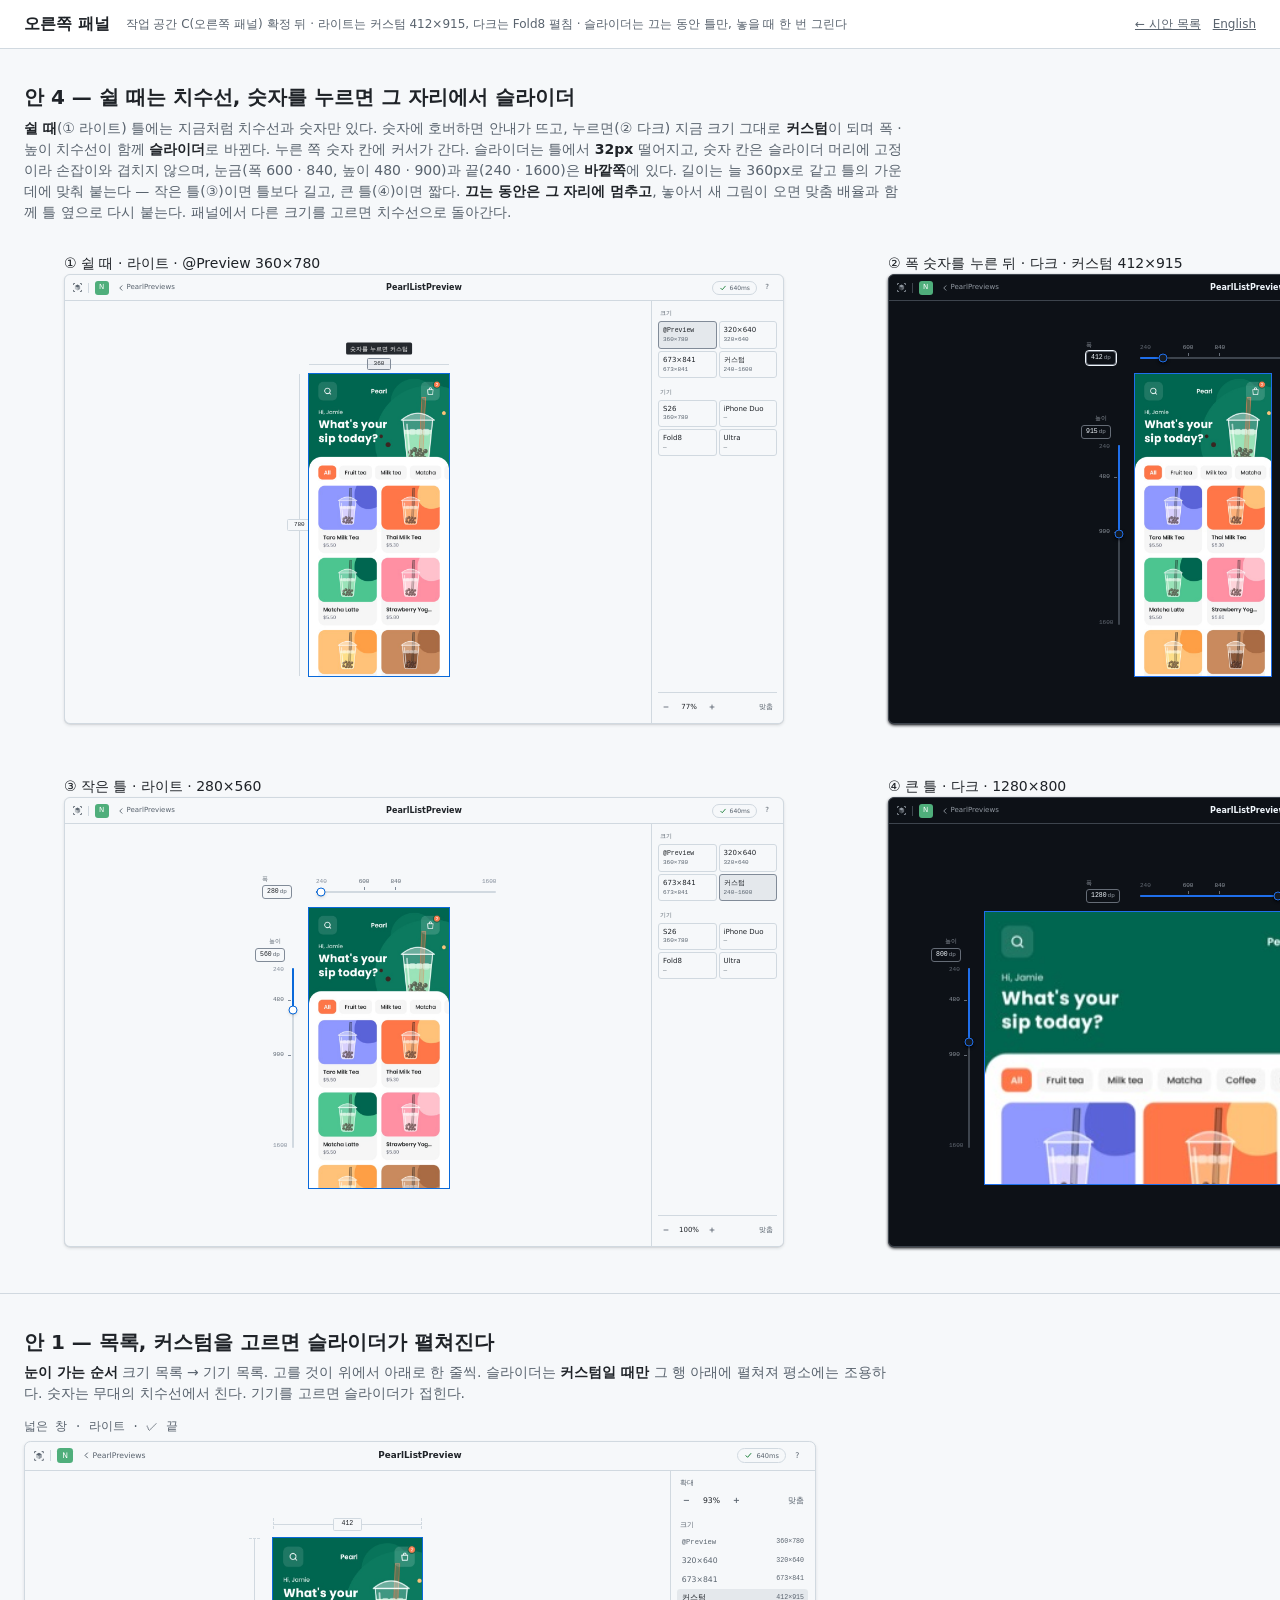
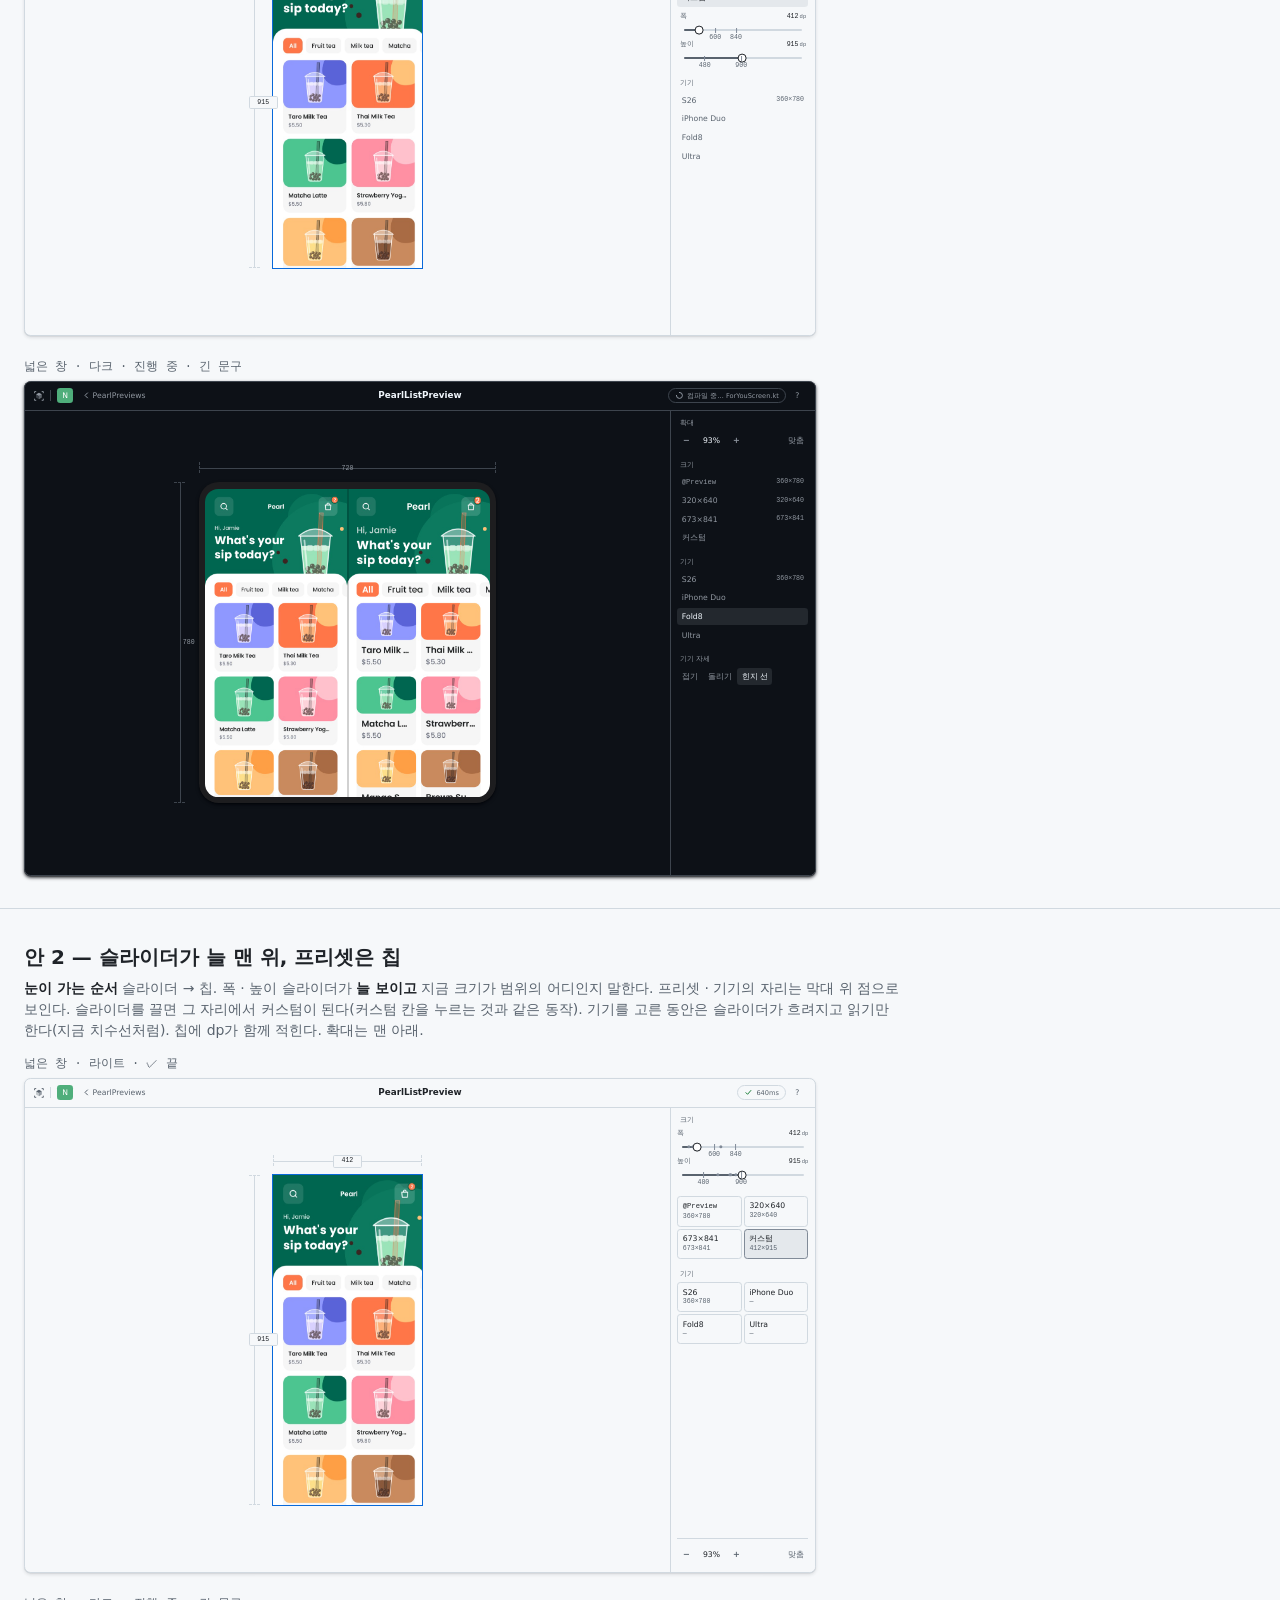
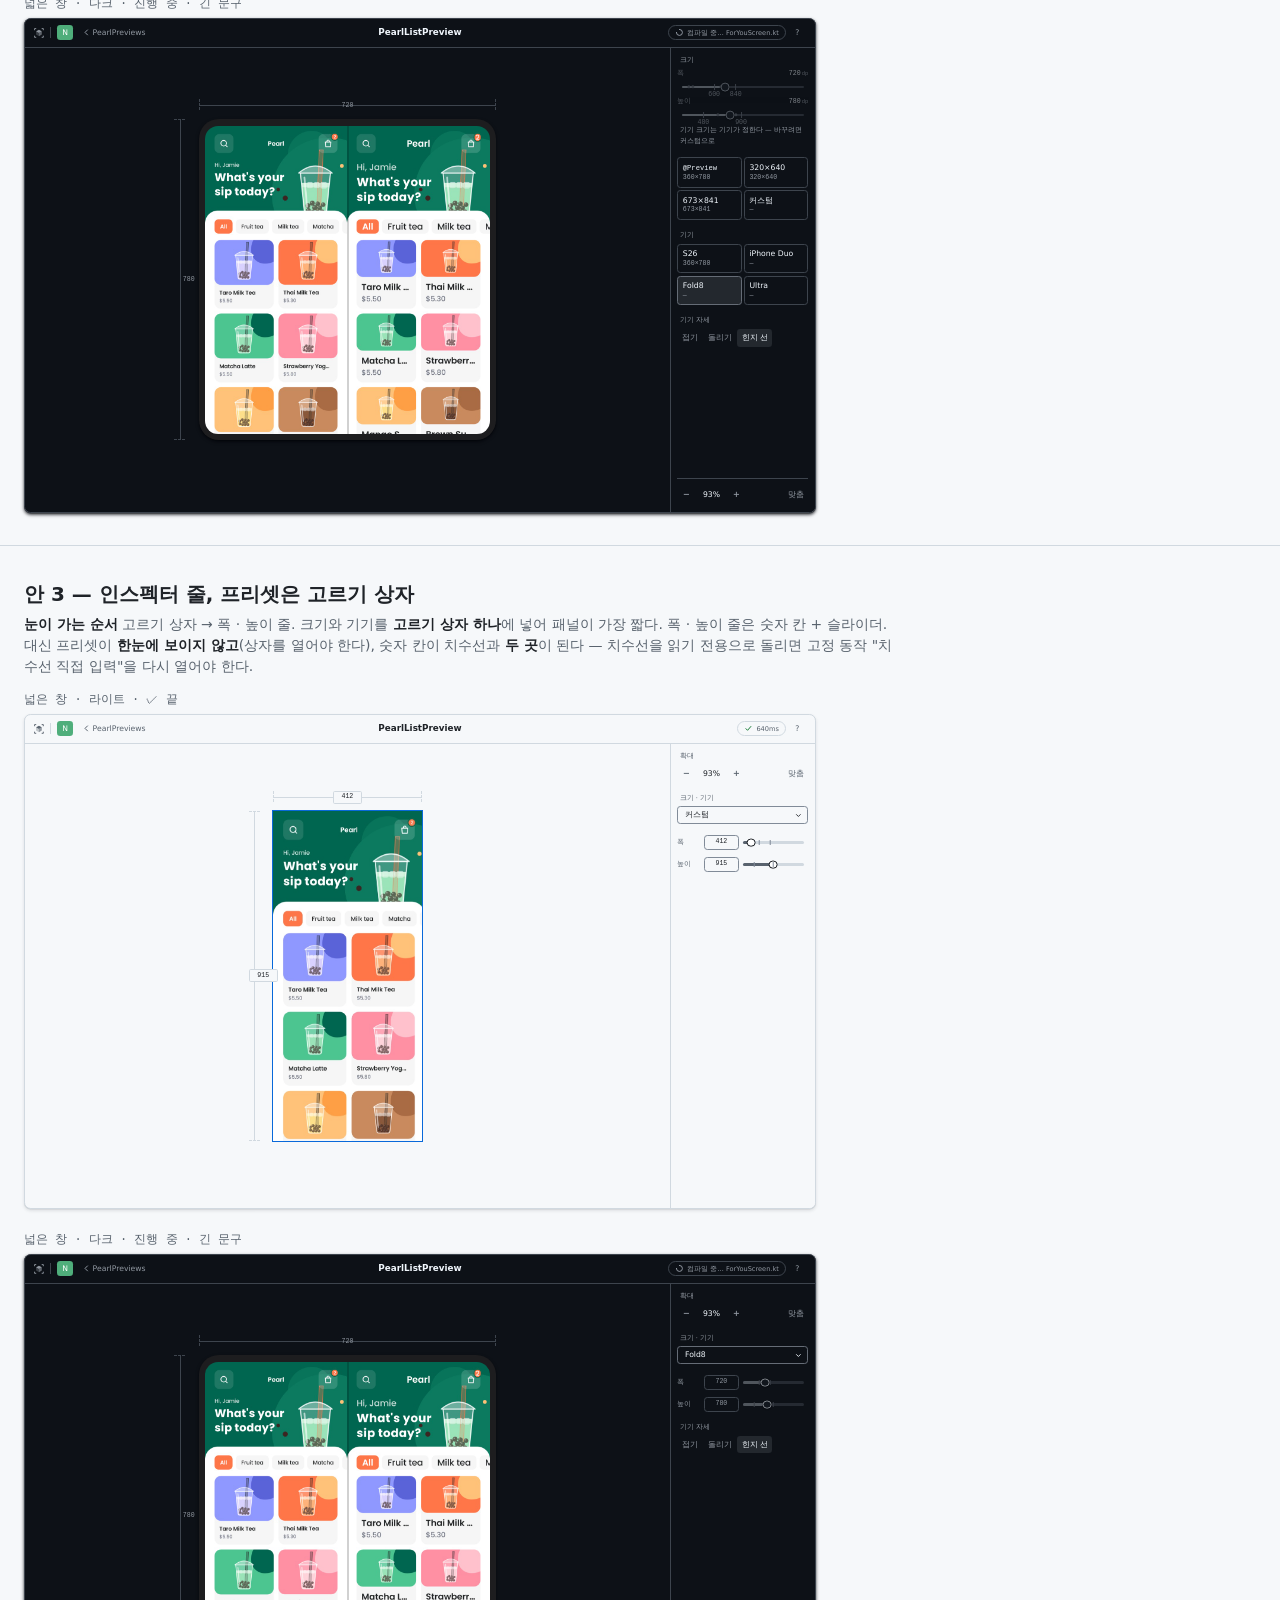
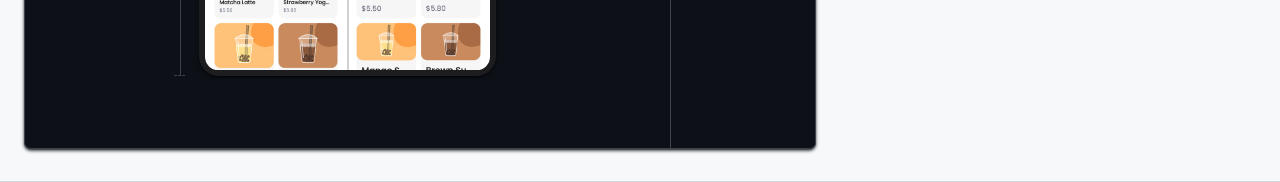
<file: prototypes/design-system/layout/panel.html>
<!doctype html>
<html lang="ko">
<head>
<meta charset="utf-8">
<meta name="viewport" content="width=device-width, initial-scale=1">
<title>구조 시안 — 오른쪽 패널</title>
<link rel="stylesheet" href="../../../plugin/viewer/tokens.css">
<link rel="stylesheet" href="draft.css">
<style>
  /* 실제 기하(1440×900 창)로 그리고 줄여 보인다. ?zoom=1 이면 실제 크기 */
  .win.wide { width: 1440px; height: 900px; }
  .frames .win { zoom: var(--draft-zoom, .55); }

  .nav { display: flex; align-items: center; gap: var(--space-12); height: 52px; flex: none; padding: 0 var(--space-16); border-bottom: 1px solid var(--outline-variant); position: relative; }
  .nav .back { display: inline-flex; align-items: center; gap: var(--space-4); height: var(--control-large); padding: 0 var(--space-8) 0 var(--space-4); border-radius: var(--corner-medium); color: var(--on-surface-variant); font: var(--type-label-large); }
  .nav .title { position: absolute; left: 50%; transform: translateX(-50%); font: var(--type-title-small); }
  .nav .grow { flex: 1; }
  .nav .tools { display: flex; align-items: center; gap: var(--space-4); }
  .nav .tile { width: var(--control-medium); height: var(--control-medium); font: var(--type-label-large); }
  .ws { display: flex; flex-direction: column; height: 100%; }
  .ws .body { display: flex; flex: 1; min-height: 0; }
  .stagebox { flex: 1; min-width: 0; display: grid; place-items: center; position: relative; }

  /* 무대 — 그림은 시안용, 크기를 바꾼 렌더가 없어 같은 그림을 자른다 */
  .bare { position: relative; outline: 2px solid var(--live); }
  .bare img { display: block; width: 100%; height: 100%; object-fit: cover; object-position: left top; }
  .dev { position: relative; padding: 12px; border-radius: 36px; background: var(--device-body); box-shadow: var(--elevation-2); }
  .dev .scr { position: relative; display: flex; border-radius: 24px; overflow: hidden; }
  .dev .scr img { display: block; height: 560px; width: auto; }
  .dev .hinge { position: absolute; top: 0; bottom: 0; left: 50%; width: 2px; background: var(--device-crease-dark); }
  .dim { position: absolute; display: grid; place-items: center; color: var(--on-surface-variant); }
  .dim.w { left: 0; right: 0; top: -36px; height: 20px; border-left: 1px dashed var(--outline-variant); border-right: 1px dashed var(--outline-variant); }
  .dim.w::before { content: ""; position: absolute; left: 0; right: 0; top: 50%; border-top: 1px solid var(--outline-variant); }
  .dim.h { top: 0; bottom: 0; left: -44px; width: 20px; border-top: 1px dashed var(--outline-variant); border-bottom: 1px dashed var(--outline-variant); }
  .dim.h::before { content: ""; position: absolute; top: 0; bottom: 0; left: 50%; border-left: 1px solid var(--outline-variant); }
  .dim .n { position: relative; min-width: 52px; height: var(--control-small); display: grid; place-items: center; padding: 0 var(--space-4); border: 1px solid var(--outline-variant); border-radius: var(--corner-small);
    background: var(--surface); color: var(--on-surface); font: var(--type-code-small); }
  .dim .n.ro { border-color: transparent; background: transparent; color: var(--on-surface-variant); }

  /* 패널 공통 */
  .panel { width: 264px; flex: none; border-left: 1px solid var(--outline-variant); padding: var(--space-16) var(--space-12); display: flex; flex-direction: column; gap: var(--space-20); overflow: hidden; background: var(--surface); }
  .panel h4 { margin: 0 var(--space-4) var(--space-8); color: var(--on-surface-variant); font: var(--type-label-medium); }
  .it { display: flex; align-items: center; justify-content: space-between; gap: var(--space-6); height: var(--control-large); padding: 0 var(--space-8); border-radius: var(--corner-medium);
    color: var(--on-surface-variant); font: var(--type-label-large); white-space: nowrap; }
  .it .d { color: var(--on-surface-variant); font: var(--type-code-small); }
  .it.mono { font: var(--type-code); }
  .it.on { background: var(--primary-container); color: var(--on-surface); }
  .it.toggle.on { background: var(--primary-container); color: var(--on-surface); }
  .list { display: flex; flex-direction: column; gap: var(--space-2); }
  .zrow { display: flex; align-items: center; gap: var(--space-2); }
  .zrow .pct { min-width: 56px; justify-content: center; color: var(--on-surface); }
  .zrow .grow { flex: 1; }
  .ic { width: 16px; height: 16px; }

  /* 슬라이더 */
  .sl { display: grid; gap: var(--space-8); }
  .sl-h { display: flex; justify-content: space-between; align-items: baseline; color: var(--on-surface-variant); font: var(--type-label-medium); }
  .sl-h .v { color: var(--on-surface); font: var(--type-code-small); }
  .sl-h small { margin-left: var(--space-2); color: var(--on-surface-variant); }
  .sl-track { position: relative; height: 4px; margin: var(--space-6) var(--space-8) var(--space-16); border-radius: var(--corner-full); background: var(--outline-variant); }
  .sl-track .fill { position: absolute; left: 0; top: 0; bottom: 0; border-radius: var(--corner-full); background: var(--on-surface-variant); }
  .sl-track .thumb { position: absolute; top: 50%; width: 16px; height: 16px; transform: translate(-50%, -50%); border-radius: var(--corner-full);
    background: var(--surface-container); border: 2px solid var(--on-surface); box-shadow: var(--elevation-1); }
  .sl-track .tick { position: absolute; top: 0; transform: translateX(-50%); display: grid; justify-items: center; }
  .sl-track .tick i { width: 1px; height: 10px; margin-top: -3px; background: var(--outline); }
  .sl-track .tick em { margin-top: var(--space-2); color: var(--on-surface-variant); font: var(--type-code-small); font-style: normal; }
  .sl-track .dot { position: absolute; top: 50%; width: 6px; height: 6px; transform: translate(-50%, -50%); border-radius: var(--corner-full); background: var(--outline); }
  .sl.off { opacity: .5; }
  .sl.off .thumb { border-color: var(--on-surface-variant); }
  .note { color: var(--on-surface-variant); font: var(--type-body-small); margin: 0 var(--space-4); }

  /* P2 — 칩 격자 */
  .chips { display: grid; grid-template-columns: 1fr 1fr; gap: var(--space-4); }
  .chip { display: grid; gap: var(--space-2); padding: var(--space-8); border: 1px solid var(--outline-variant); border-radius: var(--corner-medium); }
  .chip b { color: var(--on-surface); font: var(--type-label-large); }
  .chip.mono b { font: var(--type-code); }
  .chip span { color: var(--on-surface-variant); font: var(--type-code-small); }
  .chip.on { background: var(--primary-container); border-color: var(--outline); }
  .seg { display: flex; gap: var(--space-2); flex-wrap: wrap; }
  .foot { margin-top: auto; padding-top: var(--space-12); border-top: 1px solid var(--outline-variant); }

  /* P3 — 인스펙터 줄 */
  .row { display: grid; grid-template-columns: 40px 64px 1fr; align-items: center; gap: var(--space-8); }
  .row .k { color: var(--on-surface-variant); font: var(--type-label-medium); }
  .row .num { height: var(--control-medium); display: grid; place-items: center; border: 1px solid var(--outline); border-radius: var(--corner-medium); background: var(--surface); color: var(--on-surface); font: var(--type-code-small); }
  .row .num.ro { border-color: var(--outline-variant); color: var(--on-surface-variant); }
  .row .sl-track { margin: 0 var(--space-8) 0 0; }
  .select { display: flex; align-items: center; justify-content: space-between; height: var(--control-large); padding: 0 var(--space-8) 0 var(--space-12); border: 1px solid var(--outline); border-radius: var(--corner-medium); color: var(--on-surface); font: var(--type-label-large); }
  /* P4 — 무대 가장자리의 슬라이더. 무대 위 가운데에 폭, 왼쪽 가운데에 높이. 길이는 정해져 있고 틀을 따라가지 않는다 */
  .stagebox .edge-w { position: absolute; top: var(--space-16); left: 50%; width: 400px; transform: translateX(-50%); }
  .stagebox .edge-h { position: absolute; left: var(--space-16); top: 50%; height: 400px; transform: translateY(-50%); width: 72px; }
  .edge-w .sl-track { margin: var(--space-6) 0 var(--space-16); }
  .edge-h .sl-h { display: grid; gap: var(--space-2); justify-items: start; }
  .edge-h .vtrack { position: absolute; left: 12px; top: 44px; bottom: 20px; width: 4px; border-radius: var(--corner-full); background: var(--outline-variant); }
  .edge-h .vtrack .fill { position: absolute; left: 0; right: 0; top: 0; border-radius: var(--corner-full); background: var(--on-surface-variant); }
  .edge-h .vtrack .thumb { position: absolute; left: 50%; width: 16px; height: 16px; transform: translate(-50%, -50%); border-radius: var(--corner-full);
    background: var(--surface-container); border: 2px solid var(--on-surface); box-shadow: var(--elevation-1); }
  .edge-h .vtrack .tick { position: absolute; left: -3px; transform: translateY(-50%); display: flex; align-items: center; gap: var(--space-4); }
  .edge-h .vtrack .tick i { width: 10px; height: 1px; background: var(--outline); }
  .edge-h .vtrack .tick em { color: var(--on-surface-variant); font: var(--type-code-small); font-style: normal; }
  .edge-h .vtrack .dot { position: absolute; left: 50%; width: 6px; height: 6px; transform: translate(-50%, -50%); border-radius: var(--corner-full); background: var(--outline); }
  .edge-h .end { position: absolute; left: 24px; color: var(--on-surface-disabled); font: var(--type-code-small); transform: translateY(-50%); }
  .edge-w .ends { display: flex; justify-content: space-between; color: var(--on-surface-disabled); font: var(--type-code-small); margin-top: calc(var(--space-12) * -1); }
  .edge-off { opacity: .5; }
  .nbox { display: inline-grid; place-items: center; min-width: 48px; height: var(--control-small); padding: 0 var(--space-4); border: 1px solid var(--outline); border-radius: var(--corner-small);
    background: var(--surface); color: var(--on-surface); font: var(--type-code-small); }
  .nbox.ro { border-color: transparent; background: transparent; }
  .edge-w .sl-h { align-items: center; }
  .edge-h .end { margin-top: var(--space-8); }
  .edge-h .vtrack { top: 60px; }
  /* P5 — 평소엔 치수선, 숫자를 누르면 그 자리에서 슬라이더가 된다 */
  .bare.p5, .dev.p5 { overflow: visible; }
  .sw { position: absolute; left: 50%; top: -72px; width: 360px; transform: translateX(-50%); }
  .sh { position: absolute; top: 50%; left: -92px; height: 360px; width: 72px; transform: translateY(-50%); }
  .sw .track, .sh .track { position: absolute; border-radius: var(--corner-full); background: var(--outline-variant); }
  .sw .track { left: 0; right: 0; top: 36px; height: 4px; }
  .sh .track { top: 0; bottom: 0; left: 52px; width: 4px; }
  .sw .fill, .sh .fill { position: absolute; border-radius: var(--corner-full); background: var(--live); }
  .sw .fill { left: 0; top: 0; bottom: 0; }
  .sh .fill { left: 0; right: 0; top: 0; }
  .sw .thumb, .sh .thumb { position: absolute; width: 16px; height: 16px; border-radius: var(--corner-full); background: var(--surface-container); border: 2px solid var(--live); box-shadow: var(--elevation-1); transform: translate(-50%, -50%); }
  .sw .thumb { top: 50%; }
  .sh .thumb { left: 50%; }
  .sw .tick, .sh .tick { position: absolute; color: var(--on-surface-variant); font: var(--type-code-small); }
  .sw .tick { top: 10px; transform: translateX(-50%); display: grid; justify-items: center; }
  .sw .tick i { width: 1px; height: 10px; background: var(--outline); margin-top: -3px; }
  .sh .tick { left: -3px; transform: translateY(-50%); display: flex; align-items: center; gap: var(--space-4); }
  .sh .tick i { width: 10px; height: 1px; background: var(--outline); }
  .sw .tick em, .sh .tick em { font-style: normal; }
  .sh .tick { left: -3px; }
  .sw .end, .sh .end { position: absolute; color: var(--on-surface-disabled); font: var(--type-code-small); }
  .sw .end.a { left: 0; top: 48px; } .sw .end.b { right: 0; top: 48px; }
  .sh .end.a { left: 0; top: -20px; } .sh .end.b { left: 0; bottom: -20px; }
  .sw .badge, .sh .badge { position: absolute; }
  .sw .badge { top: 0; transform: translateX(-50%); }
  .sh .badge { left: 0; transform: translateY(-50%); }
  .badge .nbox.focus { outline: 2px solid var(--focus-ring); outline-offset: 1px; }
  .dim .n.click { cursor: pointer; }
  .dim .n.click:hover { background: var(--state-hover); }
  .hint { position: absolute; left: 50%; top: -64px; transform: translateX(-50%); padding: var(--space-4) var(--space-8); border-radius: var(--corner-small);
    background: var(--primary); color: var(--on-primary); font: var(--type-label-small); white-space: nowrap; }
  /* S1~S3 — 단말 크기가 바뀔 때 슬라이더를 어떻게 두나 */
  .stagebox.abs { display: block; }
  .fr { position: absolute; outline: 2px solid var(--live); background: var(--surface-container); overflow: hidden; }
  .fr img { display: block; width: 100%; height: 100%; object-fit: cover; object-position: left top; }
  .rs { position: absolute; }
  .rs .track { position: absolute; border-radius: var(--corner-full); background: var(--outline-variant); }
  .rs .fill { position: absolute; border-radius: var(--corner-full); background: var(--live); }
  .rs .thumb { position: absolute; width: 16px; height: 16px; border-radius: var(--corner-full); background: var(--surface-container); border: 2px solid var(--live); box-shadow: var(--elevation-1); transform: translate(-50%, -50%); }
  .rs .lab { position: absolute; color: var(--on-surface-variant); font: var(--type-code-small); white-space: nowrap; }
  .rs .lab.end { color: var(--on-surface-disabled); }
  .rs .tk { position: absolute; background: var(--outline); }
  .rs .nb { position: absolute; }
  .cap { position: absolute; left: var(--space-16); bottom: var(--space-16); padding: var(--space-4) var(--space-8); border-radius: var(--corner-small); background: var(--surface-container-high); color: var(--on-surface-variant); font: var(--type-label-medium); }
  /* 새 안 4 — 쉴 때는 치수선, 숫자를 누르면 슬라이더. 슬라이더는 틀에서 32px 떨어지고, 숫자 칸은 머리에 고정, 눈금은 바깥쪽 */
  .n4 { position: absolute; }
  .n4 .box { position: absolute; display: inline-flex; align-items: baseline; gap: var(--space-2); height: var(--control-medium); padding: 0 var(--space-8);
    border: 1px solid var(--outline); border-radius: var(--corner-medium); background: var(--surface); color: var(--on-surface); font: var(--type-code); align-items: center; }
  .n4 .box small { color: var(--on-surface-variant); font: var(--type-code-small); }
  .n4 .box.focus { outline: 2px solid var(--focus-ring); outline-offset: 1px; }
  .n4 .key { position: absolute; color: var(--on-surface-variant); font: var(--type-label-medium); }
  .n4 .trk { position: absolute; border-radius: var(--corner-full); background: var(--outline-variant); }
  .n4 .fil { position: absolute; border-radius: var(--corner-full); background: var(--live); }
  .n4 .thm { position: absolute; width: 18px; height: 18px; border-radius: var(--corner-full); background: var(--surface-container); border: 2px solid var(--live); box-shadow: var(--elevation-2); transform: translate(-50%, -50%); }
  .n4 .tk { position: absolute; background: var(--outline); }
  .n4 .tl { position: absolute; color: var(--on-surface-variant); font: var(--type-code-small); white-space: nowrap; }
  .n4 .tl.end { color: var(--on-surface-disabled); }
  .n4dim { position: absolute; color: var(--on-surface-variant); }
  .n4dim .ln { position: absolute; background: var(--outline-variant); }
  .n4dim .n { position: absolute; transform: translate(-50%, -50%); min-width: 48px; height: var(--control-small); display: grid; place-items: center; padding: 0 var(--space-6);
    border: 1px solid var(--outline-variant); border-radius: var(--corner-small); background: var(--surface); color: var(--on-surface); font: var(--type-code-small); }
  .n4dim .n:hover, .n4dim .n.hover { border-color: var(--outline); background: var(--state-hover); }
  .tip { position: absolute; transform: translate(-50%, -100%); padding: var(--space-4) var(--space-8); border-radius: var(--corner-small); background: var(--primary); color: var(--on-primary); font: var(--type-label-small); white-space: nowrap; }
  .figs { display: grid; grid-template-columns: repeat(2, max-content); gap: var(--space-24); }
  .figs .win { zoom: var(--draft-zoom, .5); }
  .n4 .key { white-space: nowrap; }
  .select .d { color: var(--on-surface-variant); font: var(--type-code-small); margin-left: auto; margin-right: var(--space-8); }
</style>
</head>
<body>
<div class="page-top">
  <h1 id="h1"></h1><span class="note" id="note"></span><span class="grow"></span>
  <a href="./">← 시안 목록</a><a id="lang" href="#"></a>
</div>
<div id="root"></div>
<script src="draft.js"></script>
<script>
  const T = {
    ko: {
      h1: "오른쪽 패널", note: "작업 공간 C(오른쪽 패널) 확정 뒤 · 라이트는 커스텀 412×915, 다크는 Fold8 펼침 · 슬라이더는 끄는 동안 틀만, 놓을 때 한 번 그린다",
      P1: "안 1 — 목록, 커스텀을 고르면 슬라이더가 펼쳐진다",
      P1d: "<b>눈이 가는 순서</b> 크기 목록 → 기기 목록. 고를 것이 위에서 아래로 한 줄씩. 슬라이더는 <b>커스텀일 때만</b> 그 행 아래에 펼쳐져 평소에는 조용하다. 숫자는 무대의 치수선에서 친다. 기기를 고르면 슬라이더가 접힌다.",
      P2: "안 2 — 슬라이더가 늘 맨 위, 프리셋은 칩",
      P2d: "<b>눈이 가는 순서</b> 슬라이더 → 칩. 폭 · 높이 슬라이더가 <b>늘 보이고</b> 지금 크기가 범위의 어디인지 말한다. 프리셋 · 기기의 자리는 막대 위 점으로 보인다. 슬라이더를 끌면 그 자리에서 커스텀이 된다(커스텀 칸을 누르는 것과 같은 동작). 기기를 고른 동안은 슬라이더가 흐려지고 읽기만 한다(지금 치수선처럼). 칩에 dp가 함께 적힌다. 확대는 맨 아래.",
      P3: "안 3 — 인스펙터 줄, 프리셋은 고르기 상자",
      P3d: "<b>눈이 가는 순서</b> 고르기 상자 → 폭 · 높이 줄. 크기와 기기를 <b>고르기 상자 하나</b>에 넣어 패널이 가장 짧다. 폭 · 높이 줄은 숫자 칸 + 슬라이더. 대신 프리셋이 <b>한눈에 보이지 않고</b>(상자를 열어야 한다), 숫자 칸이 치수선과 <b>두 곳</b>이 된다 — 치수선을 읽기 전용으로 돌리면 고정 동작 \"치수선 직접 입력\"을 다시 열어야 한다.",
      P5: "안 5 — 평소엔 치수선, 숫자를 누르면 그 자리에서 슬라이더",
      P5d: "<b>라이트 창</b>은 쉬는 모습이다 — 틀에는 지금처럼 치수선과 숫자만 있다. 숫자를 누르면(<b>다크 창</b>) 그 치수선이 <b>제자리에서 슬라이더로 바뀌고</b> 지금 크기 그대로 커스텀이 된다. 폭 · 높이가 함께 바뀌고 누른 쪽 숫자 칸에 커서가 간다. 양 끝 240 · 1600과 구간 눈금(폭 600 · 840, 높이 480 · 900)이 보이고, 숫자 칸은 손잡이를 따라다니며 그대로 칠 수 있다. 끄는 동안은 틀만, 놓을 때 한 번 그린다. 패널에서 다른 크기 · 기기를 고르면 다시 치수선이 된다. 슬라이더의 파랑은 조작 중이라서다(D-93).",
      clickHint: "숫자를 누르면 커스텀",
      N4: "안 4 — 쉴 때는 치수선, 숫자를 누르면 그 자리에서 슬라이더",
      N4d: "<b>쉴 때</b>(① 라이트) 틀에는 지금처럼 치수선과 숫자만 있다. 숫자에 호버하면 안내가 뜨고, 누르면(② 다크) 지금 크기 그대로 <b>커스텀</b>이 되며 폭 · 높이 치수선이 함께 <b>슬라이더</b>로 바뀐다. 누른 쪽 숫자 칸에 커서가 간다. 슬라이더는 틀에서 <b>32px</b> 떨어지고, 숫자 칸은 슬라이더 머리에 고정이라 손잡이와 겹치지 않으며, 눈금(폭 600 · 840, 높이 480 · 900)과 끝(240 · 1600)은 <b>바깥쪽</b>에 있다. 길이는 늘 360px로 같고 틀의 가운데에 맞춰 붙는다 — 작은 틀(③)이면 틀보다 길고, 큰 틀(④)이면 짧다. <b>끄는 동안은 그 자리에 멈추고</b>, 놓아서 새 그림이 오면 맞춤 배율과 함께 틀 옆으로 다시 붙는다. 패널에서 다른 크기를 고르면 치수선으로 돌아간다.",
      f_rest: "① 쉴 때 · 라이트 · @Preview 360×780", f_custom: "② 폭 숫자를 누른 뒤 · 다크 · 커스텀 412×915", f_small: "③ 작은 틀 · 라이트 · 280×560", f_large: "④ 큰 틀 · 다크 · 1280×800",
      cap_rest: z => `맞춤 ${z}%`, cap_custom: z => `커스텀 · 맞춤 ${z}%`, cap_small: z => `커스텀 · 맞춤 ${z}%`, cap_large: z => `커스텀 · 맞춤 ${z}%`,
      S1: "슬라이더 크기 1 — 무대에 고정, 틀은 맞춤",
      S1d: "슬라이더는 <b>길이와 자리가 늘 같다</b>(무대 위 가운데 · 왼쪽 가운데). 틀만 커지고 작아지며, 놓으면 맞춤 배율이 다시 정해져 틀이 무대 안에 든다. 끄는 동안 손잡이가 손 밑에서 달아나지 않는다. 대신 슬라이더와 틀이 서로 떨어져 있어 <b>어느 숫자가 어느 변인지</b>는 위치로만 읽힌다. 라이트는 320×640, 다크는 1200×800.",
      S2: "슬라이더 크기 2 — 실제 축척의 자, 손잡이 = 틀 가장자리",
      S2d: "슬라이더가 <b>무대 축척 그대로의 자</b>다. 틀의 왼쪽 위가 원점으로 고정되고, 손잡이가 곧 틀의 오른쪽 · 아래 가장자리다 — 끄는 것과 틀이 자라는 것이 한 몸이다. 범위 240 · 1600도 자 위의 실제 길이로 보인다. 대가: 1600dp 전체가 들어가도록 <b>커스텀 동안 배율이 낮아지고</b>(이 그림 50%), 틀이 가운데가 아니라 왼쪽 위에 선다. 높이 1600은 창에 다 들지 않아 막대 끝이 잘린다.",
      S3: "슬라이더 크기 3 — 틀에 붙어 다니되 끄는 동안은 멈춤",
      S3d: "쉴 때 슬라이더는 <b>틀 바로 위 · 왼쪽에 붙고 길이는 고정</b>(360px)이다. 작은 틀이면 슬라이더가 틀보다 길고, 큰 틀이면 짧다. 끄는 동안은 그 자리에 <b>멈춰</b> 손잡이가 달아나지 않고, 놓고 새 그림이 오면 맞춤 배율과 함께 틀 옆으로 다시 붙는다(한 번 움직임). 숫자와 변의 짝이 가장 잘 읽힌다.",
      capS1: z => `맞춤 ${z}% · 막대는 그대로`, capS2: "커스텀 동안 50% · 왼쪽 위 원점", capS3: "막대가 틀을 따라 붙는다",
      P4: "안 4 — 슬라이더는 무대 위 · 왼쪽, 패널은 칩",
      P4d: "<b>눈이 가는 순서</b> 그림 → 위 · 왼쪽 슬라이더 → 패널. 폭 슬라이더가 무대 위 가운데에, 높이 슬라이더가 무대 왼쪽에 <b>길이를 정해</b> 선다(틀을 따라가지 않는다). 끄는 손과 바뀌는 틀이 <b>같은 무대</b>에 있어 눈을 옮기지 않는다. 범위 240 · 1600과 구간 눈금(폭 600 · 840, 높이 480 · 900), 프리셋 · 기기 점이 늘 보인다. 치수선은 걷었다 — 슬라이더와 같은 값을 두 번 말했다. 숫자는 <b>슬라이더 머리의 칸</b>에서 직접 친다(240–1600, Enter로 적용). 패널은 칩 · 자세 · 확대만 남아 짧다. 기기를 고르면 슬라이더가 흐려진다(다크 창). 대가: 무대 위 · 왼쪽 약 72px씩을 슬라이더가 쓰고, 틀이 크면(Ultra · 확대) 슬라이더와 가까워진다.",
      zoom: "확대", size: "크기", device: "기기", posture: "기기 자세", fit: "맞춤", custom: "커스텀", w: "폭", h: "높이",
      fold: "접기", rot: "돌리기", hinge: "힌지 선", back: "PearlPreviews", name: "PearlListPreview", deviceLock: "기기 크기는 기기가 정한다 — 바꾸려면 커스텀으로",
      preset: "크기 · 기기",
    },
    en: {
      h1: "Right panel", note: "After confirming workspace C (right panel) · light: custom 412×915, dark: Fold8 unfolded · sliders move only the frame while dragging and render once on release",
      P1: "Option 1 — list; sliders open when Custom is picked",
      P1d: "<b>Eye order</b> size list → device list. One row per choice. Sliders open <b>only in custom</b>, under that row, and stay quiet otherwise. Numbers are typed on the stage dimension lines. Picking a device folds the sliders.",
      P2: "Option 2 — sliders always on top, presets as chips",
      P2d: "<b>Eye order</b> sliders → chips. Width and height sliders are <b>always visible</b> and show where the current size sits in the range. Preset and device sizes show as dots on the track. Dragging turns the size into custom on the spot (same as picking Custom). With a device picked, sliders dim and are read-only (like today's dimension lines). Chips show dp. Zoom sits at the bottom.",
      P3: "Option 3 — inspector rows, presets in a select box",
      P3d: "<b>Eye order</b> select → width/height rows. Size and device share <b>one select box</b>, so the panel is shortest. Width/height rows are a number box plus a slider. But presets are <b>not visible at a glance</b>, and numbers live in <b>two places</b> (panel and dimension lines); making the lines read-only reopens the fixed behavior \"type on the dimension lines\".",
      P5: "Option 5 — dimension lines at rest; click a number and it becomes a slider",
      P5d: "The <b>light frame</b> is at rest: the frame has only dimension lines and numbers, as today. Clicking a number (<b>dark frame</b>) turns that line <b>into a slider in place</b> and switches to custom at the current size. Width and height switch together, and the cursor lands in the clicked number. Ends 240 · 1600 and size class ticks show; the number box rides the thumb and stays typeable. Dragging moves only the frame; it renders once on release. Picking another size or device in the panel turns them back into dimension lines. The slider is blue because it is being operated (D-93).",
      clickHint: "Click a number for custom",
      N4: "Option 4 — dimension lines at rest; click a number and it becomes a slider in place",
      N4d: "<b>At rest</b> (① light) the frame has only dimension lines and numbers. Hovering a number shows a hint; clicking it (② dark) switches to <b>custom</b> at the current size and turns both lines into <b>sliders</b>, with the cursor in the clicked number. Sliders sit <b>32px</b> from the frame; the number box is fixed at the slider head so it never covers the thumb; ticks (width 600 · 840, height 480 · 900) and ends (240 · 1600) sit <b>outside</b>. Length is always 360px, centered on the frame: longer than a small frame (③), shorter than a large one (④). <b>While dragging they stay put</b>; after release and the new image they re-attach beside the frame with the fit zoom. Picking another size in the panel returns to dimension lines.",
      f_rest: "① at rest · light · @Preview 360×780", f_custom: "② after clicking width · dark · custom 412×915", f_small: "③ small frame · light · 280×560", f_large: "④ large frame · dark · 1280×800",
      cap_rest: z => `Fit ${z}%`, cap_custom: z => `Custom · fit ${z}%`, cap_small: z => `Custom · fit ${z}%`, cap_large: z => `Custom · fit ${z}%`,
      S1: "Slider size 1 — fixed on the stage, frame fits",
      S1d: "Sliders keep <b>the same length and spot</b> (stage top center, left middle). Only the frame grows and shrinks; on release the fit zoom recomputes so the frame fits. The thumb never runs from the hand. But slider and frame are apart, so <b>which number is which edge</b> reads only by position. Light 320×640, dark 1200×800.",
      S2: "Slider size 2 — a true-scale ruler; the thumb is the frame edge",
      S2d: "The slider is <b>a ruler at stage scale</b>. The frame's top-left is a fixed origin and the thumb is the frame's right/bottom edge: dragging and growing are one motion. The 240 · 1600 range shows as real length. Cost: to fit 1600dp, <b>zoom drops while in custom</b> (50% here) and the frame sits top-left, not centered. Height 1600 does not fit the window, so that track is cut.",
      S3: "Slider size 3 — follows the frame, frozen while dragging",
      S3d: "At rest the sliders <b>hug the frame's top and left at a fixed length</b> (360px). A small frame has longer sliders, a large one shorter. While dragging they <b>stay put</b> so the thumb never runs; after release and the new image, they re-attach beside the frame with the fit zoom (one move). Number-to-edge pairing reads best.",
      capS1: z => `Fit ${z}% · bars stay`, capS2: "50% while custom · top-left origin", capS3: "Bars follow the frame",
      P4: "Option 4 — sliders on the stage top and left, chips in the panel",
      P4d: "<b>Eye order</b> image → top/left sliders → panel. The width slider sits at the top center of the stage and the height slider on its left, at <b>fixed length</b> (they do not follow the frame). The hand and the changing frame share <b>one stage</b>. Range 240 · 1600, size class ticks and preset/device dots are always visible. Dimension lines are removed (they repeated the slider value). Exact numbers are typed in the <b>box on each slider</b> (240–1600, Enter applies). The panel keeps only chips, posture and zoom. With a device picked the sliders dim (dark frame). Cost: the sliders take about 72px at the top and left, and a large frame (Ultra, zoomed) comes close to them.",
      zoom: "Zoom", size: "Size", device: "Device", posture: "Posture", fit: "Fit", custom: "Custom", w: "Width", h: "Height",
      fold: "Fold", rot: "Rotate", hinge: "Hinge line", back: "PearlPreviews", name: "PearlListPreview", deviceLock: "The device sets its size. Pick Custom to change it",
      preset: "Size · device",
    },
  }[LANG];

  const MINUS = `<svg class="ic" viewBox="0 0 16 16" fill="none" stroke="currentColor" stroke-width="1.7" stroke-linecap="round"><path d="M4 8h8"/></svg>`;
  const PLUS = `<svg class="ic" viewBox="0 0 16 16" fill="none" stroke="currentColor" stroke-width="1.7" stroke-linecap="round"><path d="M4 8h8M8 4v8"/></svg>`;
  const BACK = `<svg class="ic" viewBox="0 0 16 16" fill="none" stroke="currentColor" stroke-width="1.8" stroke-linecap="round" stroke-linejoin="round"><path d="M10 3.5 5.5 8l4.5 4.5"/></svg>`;
  const SIZES = [["original", "@Preview", "360×780"], ["narrow", "320×640", "320×640"], ["foldable", "673×841", "673×841"], ["custom", T.custom, ""]];
  // 기기 칸의 dp는 지금 툴팁이 말하는 것만 적는다 — 폴더블은 자세마다 달라 비운다
  const DEVICES = [["s26", "S26", "360×780"], ["ipduo", "iPhone Duo", ""], ["fold8", "Fold8", ""], ["ultra", "Ultra", ""]];
  const MIN = 240, MAX = 1600, at = v => (v - MIN) / (MAX - MIN) * 100;
  const isCustom = s => s === "ok";
  const sel = s => isCustom(s) ? "custom" : "fold8";
  const W = s => isCustom(s) ? 412 : 720, H = s => isCustom(s) ? 915 : 780;

  const nav = state => `<div class="nav"><span class="brand">${ICON.glyph}</span><span class="sep"></span><span class="tile">${APP.tile}</span>
    <span class="back">${BACK}${T.back}</span><div class="title">${T.name}</div><span class="grow"></span>
    <div class="tools">${pillHtml(state)}<button class="icon-btn">?</button></div></div>`;
  const K = 600 / 915;
  const stage = (state, roDims) => isCustom(state)
    ? `<div class="bare" style="width:${412 * K}px;height:600px"><img src="../img/pearl/PearlListPreview.jpg" alt="">
        <div class="dim w"><span class="n${roDims ? " ro" : ""}">412</span></div><div class="dim h"><span class="n${roDims ? " ro" : ""}">915</span></div></div>`
    : `<div class="dev"><div class="scr"><img src="../img/pearl/PearlListPreview.jpg" alt=""><img src="../img/pearl/PearlListThemesPreview_2.jpg" alt=""><span class="hinge"></span></div>
        <div class="dim w"><span class="n ro">720</span></div><div class="dim h"><span class="n ro">780</span></div></div>`;

  const slider = (label, v, ticks, dots, off) => `<div class="sl${off ? " off" : ""}"><div class="sl-h"><span>${label}</span><span class="v">${v}<small>dp</small></span></div>
    <div class="sl-track"><span class="fill" style="width:${at(v)}%"></span>${dots.map(d => `<span class="dot" style="left:${at(d)}%"></span>`).join("")}<span class="thumb" style="left:${at(v)}%"></span>
      ${ticks.map(t => `<span class="tick" style="left:${at(t)}%"><i></i><em>${t}</em></span>`).join("")}</div></div>`;
  const zoomRow = state => `<div class="zrow"><span class="it">${MINUS}</span><span class="it pct">93%</span><span class="it">${PLUS}</span><span class="grow"></span><span class="it">${T.fit}</span></div>`;
  const postureSeg = state => isCustom(state) ? "" : `<div><h4>${T.posture}</h4><div class="seg"><span class="it">${T.fold}</span><span class="it">${T.rot}</span><span class="it toggle on">${T.hinge}</span></div></div>`;

  // 안 1 — 목록, 커스텀이면 그 행 아래 슬라이더
  const P1 = state => `<aside class="panel">
    <div><h4>${T.zoom}</h4>${zoomRow(state)}</div>
    <div><h4>${T.size}</h4><div class="list">${SIZES.map(([k, l, d]) => `<span class="it${k === "original" ? " mono" : ""}${k === sel(state) ? " on" : ""}"><span>${l}</span><span class="d">${k === "custom" && isCustom(state) ? "412×915" : d}</span></span>
      ${k === "custom" && isCustom(state) ? `<div style="padding: var(--space-8) var(--space-4) 0">${slider(T.w, 412, [600, 840], [], false)}${slider(T.h, 915, [480, 900], [], false)}</div>` : ""}`).join("")}</div></div>
    <div><h4>${T.device}</h4><div class="list">${DEVICES.map(([k, l, d]) => `<span class="it${k === sel(state) ? " on" : ""}"><span>${l}</span><span class="d">${d}</span></span>`).join("")}</div></div>
    ${postureSeg(state)}</aside>`;

  // 안 2 — 슬라이더가 늘 위, 프리셋 · 기기는 칩, 확대는 맨 아래
  const P2 = state => `<aside class="panel">
    <div><h4>${T.size}</h4>${slider(T.w, W(state), [600, 840], [320, 360, 673], !isCustom(state))}${slider(T.h, H(state), [480, 900], [640, 780, 841], !isCustom(state))}
      ${isCustom(state) ? "" : `<p class="note">${T.deviceLock}</p>`}</div>
    <div class="chips">${SIZES.map(([k, l, d]) => `<span class="chip${k === "original" ? " mono" : ""}${k === sel(state) ? " on" : ""}"><b>${l}</b><span>${k === "custom" ? (isCustom(state) ? "412×915" : "—") : d}</span></span>`).join("")}</div>
    <div><h4>${T.device}</h4><div class="chips">${DEVICES.map(([k, l, d]) => `<span class="chip${k === sel(state) ? " on" : ""}"><b>${l}</b><span>${d || "—"}</span></span>`).join("")}</div></div>
    ${postureSeg(state)}
    <div class="foot">${zoomRow(state)}</div></aside>`;

  // 안 3 — 인스펙터 줄
  const row = (k, v, ticks, off) => `<div class="row"><span class="k">${k}</span><span class="num${off ? " ro" : ""}">${v}</span>
    <div class="sl-track"${off ? ' style="opacity:.5"' : ""}><span class="fill" style="width:${at(v)}%"></span><span class="thumb" style="left:${at(v)}%"></span>${ticks.map(t => `<span class="tick" style="left:${at(t)}%"><i></i></span>`).join("")}</div></div>`;
  const P3 = state => `<aside class="panel">
    <div><h4>${T.zoom}</h4>${zoomRow(state)}</div>
    <div><h4>${T.preset}</h4><span class="select">${isCustom(state) ? T.custom : "Fold8"}<span class="d">${isCustom(state) ? "" : ""}</span>${ICON.chevron}</span></div>
    <div style="display:grid;gap:var(--space-12)">${row(T.w, W(state), [600, 840], !isCustom(state))}${row(T.h, H(state), [480, 900], !isCustom(state))}</div>
    ${postureSeg(state)}</aside>`;

  // 안 4 — 슬라이더는 무대 가장자리, 패널은 칩만
  const numBox = (v, on) => `<span class="nbox${on ? "" : " ro"}">${v}</span><small>dp</small>`;
  const edgeW = state => `<div class="edge-w${isCustom(state) ? "" : " edge-off"}">${slider(T.w, W(state), [600, 840], [320, 360, 673], false)
    .replace('class="sl"', 'class="sl" style="gap:0"').replace(/<span class="v">.*?<\/small><\/span>/, `<span class="v">${numBox(W(state), isCustom(state))}</span>`)}<div class="ends"><span>${MIN}</span><span>${MAX}</span></div></div>`;
  const edgeH = state => { const v = H(state); return `<div class="edge-h${isCustom(state) ? "" : " edge-off"}"><div class="sl-h"><span>${T.h}</span><span class="v">${numBox(v, isCustom(state))}</span></div>
    <div class="vtrack"><span class="fill" style="height:${at(v)}%"></span>${[640, 780, 841].map(d => `<span class="dot" style="top:${at(d)}%"></span>`).join("")}
      ${[480, 900].map(t => `<span class="tick" style="top:${at(t)}%"><i></i><em>${t}</em></span>`).join("")}<span class="thumb" style="top:${at(v)}%"></span></div>
    <span class="end" style="top:60px">${MIN}</span><span class="end" style="top:calc(100% - 20px)">${MAX}</span></div>`; };
  const P4panel = state => `<aside class="panel">
    <div><h4>${T.size}</h4><div class="chips">${SIZES.map(([k, l, d]) => `<span class="chip${k === "original" ? " mono" : ""}${k === sel(state) ? " on" : ""}"><b>${l}</b><span>${k === "custom" ? "240–1600" : d}</span></span>`).join("")}</div>
      ${isCustom(state) ? "" : `<p class="note" style="margin-top:var(--space-8)">${T.deviceLock}</p>`}</div>
    <div><h4>${T.device}</h4><div class="chips">${DEVICES.map(([k, l, d]) => `<span class="chip${k === sel(state) ? " on" : ""}"><b>${l}</b><span>${d || "—"}</span></span>`).join("")}</div></div>
    ${postureSeg(state)}
    <div class="foot">${zoomRow(state)}</div></aside>`;
  // 치수선과 슬라이더가 같은 값을 두 번 말했다 — 안 4는 치수선을 걷고 숫자 입력을 슬라이더 머리로 옮긴다
  const stageBare = state => stage(state).replace(/<div class="dim w">.*?<\/div><div class="dim h">.*?<\/div>/, "");
  const P4 = state => `<div class="ws">${nav(state)}<div class="body"><div class="stagebox">${edgeW(state)}${edgeH(state)}${stageBare(state)}</div>${P4panel(state)}</div></div>`;


  // 안 5 — 평소엔 치수선(라이트), 숫자를 누르면 그 자리에서 슬라이더로 바뀌며 커스텀(다크)
  const MIN5 = 240, MAX5 = 1600, at5 = v => (v - MIN5) / (MAX5 - MIN5) * 100;
  const sw = v => `<div class="sw"><div class="track"><span class="fill" style="width:${at5(v)}%"></span>
      ${[600, 840].map(t => `<span class="tick" style="left:${at5(t)}%"><i></i><em>${t}</em></span>`).join("")}<span class="thumb" style="left:${at5(v)}%"></span></div>
      <span class="badge" style="left:${at5(v)}%"><span class="nbox focus">${v}</span></span><span class="end a">${MIN5}</span><span class="end b">${MAX5}</span></div>`;
  const sh = v => `<div class="sh"><div class="track"><span class="fill" style="height:${at5(v)}%"></span>
      ${[480, 900].map(t => `<span class="tick" style="top:${at5(t)}%"><i></i><em>${t}</em></span>`).join("")}<span class="thumb" style="top:${at5(v)}%"></span></div>
      <span class="badge" style="top:${at5(v)}%"><span class="nbox">${v}</span></span><span class="end a">${MIN5}</span><span class="end b">${MAX5}</span></div>`;
  const stage5 = state => isCustom(state)
    ? `<div class="bare p5" style="width:${360 * K}px;height:${780 * K}px"><img src="../img/pearl/PearlListPreview.jpg" alt="">
        <div class="dim w"><span class="n click">360</span></div><div class="dim h"><span class="n click">780</span></div>
        <span class="hint">${T.clickHint}</span></div>`
    : `<div class="bare p5" style="width:${412 * K}px;height:600px"><img src="../img/pearl/PearlListPreview.jpg" alt="">${sw(412)}${sh(915)}</div>`;
  const sel5 = s => isCustom(s) ? "original" : "custom";
  const P5panel = state => `<aside class="panel">
    <div><h4>${T.size}</h4><div class="chips">${SIZES.map(([k, l, d]) => `<span class="chip${k === "original" ? " mono" : ""}${k === sel5(state) ? " on" : ""}"><b>${l}</b><span>${k === "custom" ? "240–1600" : d}</span></span>`).join("")}</div></div>
    <div><h4>${T.device}</h4><div class="chips">${DEVICES.map(([k, l, d]) => `<span class="chip"><b>${l}</b><span>${d || "—"}</span></span>`).join("")}</div></div>
    <div class="foot">${zoomRow(state)}</div></aside>`;
  const P5 = state => `<div class="ws">${nav(state)}<div class="body"><div class="stagebox">${stage5(state)}</div>${P5panel(state)}</div></div>`;

  // 단말 크기 비교 — 라이트 창은 작게(320×640), 다크 창은 크게(1200×800)
  const SM = { w: 320, h: 640 }, LG = { w: 1200, h: 800 };
  const dimsOf = state => isCustom(state) ? SM : LG;
  const pane = { w: 1440 - 264, h: 900 - 52 };
  const imgOf = d => d.w > d.h ? "PearlLandscapePreview" : "PearlListPreview";
  const frame = (x, y, w, h, d) => `<div class="fr" style="left:${x}px;top:${y}px;width:${w}px;height:${h}px"><img src="../img/pearl/${imgOf(d)}.jpg" alt=""></div>`;
  // 가로 막대 — x0..x1 이 MIN..MAX, 손잡이는 v
  const hbar = (x0, x1, y, v, opts = {}) => {
    const px = x0 + (v - MIN) / (MAX - MIN) * (x1 - x0), L = x1 - x0;
    return `<div class="rs" style="left:${x0}px;top:${y}px;width:${L}px;height:1px">
      <span class="track" style="left:0;right:0;top:-2px;height:4px"></span><span class="fill" style="left:0;width:${px - x0}px;top:-2px;height:4px"></span>
      ${[600, 840].map(t => { const tx = (t - MIN) / (MAX - MIN) * L; return `<span class="tk" style="left:${tx}px;top:4px;width:1px;height:8px"></span><span class="lab" style="left:${tx - 10}px;top:14px">${t}</span>`; }).join("")}
      <span class="lab end" style="left:0;top:14px">${MIN}</span><span class="lab end" style="right:0;top:14px">${MAX}</span>
      <span class="thumb" style="left:${px - x0}px;top:0"></span><span class="nb" style="left:${px - x0 - 26}px;top:-34px"><span class="nbox focus">${v}</span></span></div>`;
  };
  const vbar = (y0, y1, x, v) => {
    const py = (v - MIN) / (MAX - MIN) * (y1 - y0), L = y1 - y0;
    return `<div class="rs" style="left:${x}px;top:${y0}px;width:1px;height:${L}px">
      <span class="track" style="top:0;bottom:0;left:-2px;width:4px"></span><span class="fill" style="top:0;height:${py}px;left:-2px;width:4px"></span>
      ${[480, 900].map(t => { const ty = (t - MIN) / (MAX - MIN) * L; return `<span class="tk" style="top:${ty}px;left:4px;height:1px;width:8px"></span><span class="lab" style="top:${ty - 8}px;left:14px">${t}</span>`; }).join("")}
      <span class="lab end" style="top:-18px;left:-10px">${MIN}</span><span class="lab end" style="bottom:-18px;left:-14px">${MAX}</span>
      <span class="thumb" style="top:${py}px;left:0"></span><span class="nb" style="top:${py - 12}px;left:-64px"><span class="nbox">${v}</span></span></div>`;
  };
  const sizePanel = state => `<aside class="panel"><div><h4>${T.size}</h4><div class="chips">${SIZES.map(([k, l, d]) => `<span class="chip${k === "original" ? " mono" : ""}${k === "custom" ? " on" : ""}"><b>${l}</b><span>${k === "custom" ? "240–1600" : d}</span></span>`).join("")}</div></div>
    <div class="foot">${zoomRow(state)}</div></aside>`;
  const shell = (state, inner) => `<div class="ws">${nav(state)}<div class="body"><div class="stagebox abs">${inner}</div>${sizePanel(state)}</div></div>`;
  const fitK = d => Math.min((pane.w - 240) / d.w, (pane.h - 200) / d.h, 1);

  // S1 — 막대는 무대에 고정(길이 · 자리 그대로), 틀은 맞춤으로 가운데
  const S1 = state => { const d = dimsOf(state), k = fitK(d), w = d.w * k, h = d.h * k, x = (pane.w - w) / 2 + 40, y = (pane.h - h) / 2 + 30;
    return shell(state, `${hbar(pane.w / 2 - 200, pane.w / 2 + 200, 56, d.w)}${vbar(pane.h / 2 - 200, pane.h / 2 + 200, 72, d.h)}${frame(x, y, w, h, d)}<span class="cap">${T.capS1(Math.round(k * 100))}</span>`); };
  // S2 — 막대가 실제 축척의 자: 왼쪽 위 원점이 고정이고, 손잡이 = 틀의 오른쪽 · 아래 가장자리
  const K2 = 0.5, OX = 112, OY = 96;
  const S2 = state => { const d = dimsOf(state);
    return shell(state, `${hbar(OX + MIN * K2, OX + MAX * K2, OY - 40, d.w)}${vbar(OY + MIN * K2, OY + MAX * K2 > pane.h - 24 ? pane.h - 24 : OY + MAX * K2, OX - 40, d.h)}${frame(OX, OY, d.w * K2, d.h * K2, d)}<span class="cap">${T.capS2}</span>`); };
  // S3 — 막대는 틀 위에 붙어 다니되 길이는 고정. 끄는 동안은 그 자리에 멈춘다
  const S3 = state => { const d = dimsOf(state), k = fitK(d), w = d.w * k, h = d.h * k, x = (pane.w - w) / 2 + 40, y = (pane.h - h) / 2 + 30;
    return shell(state, `${hbar(x + w / 2 - 180, x + w / 2 + 180, y - 40, d.w)}${vbar(y + h / 2 - 180, y + h / 2 + 180, x - 40, d.h)}${frame(x, y, w, h, d)}<span class="cap">${T.capS3}</span>`); };

  // 새 안 4 — 쉴 때 치수선(숫자에 호버하면 안내), 숫자를 누르면 그 자리에서 슬라이더 + 커스텀
  const GAP = 32, LEN = 360, BOXW = 96;
  const PANE = { w: 1440 - 264, h: 900 - 52 };
  const fit4 = d => Math.min((PANE.w - 2 * (GAP + 120)) / d.w, (PANE.h - 2 * (GAP + 90)) / d.h, 1);
  const place = d => { const k = fit4(d), w = d.w * k, h = d.h * k; return { k, w, h, x: (PANE.w - w) / 2 + 40, y: (PANE.h - h) / 2 + 24 }; };
  const pos = v => (v - MIN) / (MAX - MIN) * LEN;
  // 폭 — 틀 위 GAP에 트랙. 숫자 칸은 트랙 왼쪽 머리, 눈금 · 끝 숫자는 트랙 위(바깥)
  const wSlider = (f, v, focus) => { const left = f.x + f.w / 2 - (BOXW + 12 + LEN) / 2, ty = f.y - GAP, tx = left + BOXW + 12;
    return `<div class="n4" style="left:0;top:0">
      <span class="key" style="left:${left}px;top:${ty - 34}px">${T.w}</span>
      <span class="box${focus ? " focus" : ""}" style="left:${left}px;top:${ty - 14}px">${v}<small>dp</small></span>
      <span class="trk" style="left:${tx}px;top:${ty - 2}px;width:${LEN}px;height:4px"></span><span class="fil" style="left:${tx}px;top:${ty - 2}px;width:${pos(v)}px;height:4px"></span>
      ${[600, 840].map(t => `<span class="tk" style="left:${tx + pos(t)}px;top:${ty - 10}px;width:1px;height:6px"></span><span class="tl" style="left:${tx + pos(t) - 10}px;top:${ty - 28}px">${t}</span>`).join("")}
      <span class="tl end" style="left:${tx}px;top:${ty - 28}px">${MIN}</span><span class="tl end" style="left:${tx + LEN - 28}px;top:${ty - 28}px">${MAX}</span>
      <span class="thm" style="left:${tx + pos(v)}px;top:${ty}px"></span></div>`; };
  // 높이 — 틀 왼쪽 GAP에 트랙. 숫자 칸은 트랙 위 머리, 눈금 · 끝 숫자는 트랙 왼쪽(바깥)
  const hSlider = (f, v, focus) => { const tx = f.x - GAP, top = f.y + f.h / 2 - (40 + LEN) / 2, ty = top + 40;
    return `<div class="n4" style="left:0;top:0">
      <span class="key" style="left:${tx - 48}px;top:${top - 22}px">${T.h}</span>
      <span class="box${focus ? " focus" : ""}" style="left:${tx - 76}px;top:${top}px">${v}<small>dp</small></span>
      <span class="trk" style="left:${tx - 2}px;top:${ty}px;width:4px;height:${LEN}px"></span><span class="fil" style="left:${tx - 2}px;top:${ty}px;width:4px;height:${pos(v)}px"></span>
      ${[480, 900].map(t => `<span class="tk" style="left:${tx - 10}px;top:${ty + pos(t)}px;width:6px;height:1px"></span><span class="tl" style="left:${tx - 40}px;top:${ty + pos(t) - 8}px">${t}</span>`).join("")}
      <span class="tl end" style="left:${tx - 40}px;top:${ty - 4}px">${MIN}</span><span class="tl end" style="left:${tx - 40}px;top:${ty + LEN - 12}px">${MAX}</span>
      <span class="thm" style="left:${tx}px;top:${ty + pos(v)}px"></span></div>`; };
  // 쉴 때 — 지금처럼 치수선. 폭 숫자에 호버하면 안내
  const dims = (f, d, hover) => `<div class="n4dim" style="left:0;top:0">
      <span class="ln" style="left:${f.x}px;top:${f.y - 20}px;width:${f.w}px;height:1px"></span>
      <span class="ln" style="left:${f.x - 20}px;top:${f.y}px;width:1px;height:${f.h}px"></span>
      <span class="n${hover ? " hover" : ""}" style="left:${f.x + f.w / 2}px;top:${f.y - 20}px">${d.w}</span>
      <span class="n" style="left:${f.x - 20}px;top:${f.y + f.h / 2}px">${d.h}</span>
      ${hover ? `<span class="tip" style="left:${f.x + f.w / 2}px;top:${f.y - 40}px">${T.clickHint}</span>` : ""}</div>`;
  const fr4 = (f, d) => `<div class="fr" style="left:${f.x}px;top:${f.y}px;width:${f.w}px;height:${f.h}px"><img src="../img/pearl/${d.w > d.h ? "PearlLandscapePreview" : "PearlListPreview"}.jpg" alt=""></div>`;
  const panel4 = (state, custom, preset, z) => `<aside class="panel">
    <div><h4>${T.size}</h4><div class="chips">${SIZES.map(([k, l, d]) => `<span class="chip${k === "original" ? " mono" : ""}${(custom ? k === "custom" : k === preset) ? " on" : ""}"><b>${l}</b><span>${k === "custom" ? "240–1600" : d}</span></span>`).join("")}</div></div>
    <div><h4>${T.device}</h4><div class="chips">${DEVICES.map(([k, l, d]) => `<span class="chip"><b>${l}</b><span>${d || "—"}</span></span>`).join("")}</div></div>
    <div class="foot">${zoomRow(state).replace("93%", z + "%")}</div></aside>`;
  const N4 = (mode, d) => state => { const f = place(d), custom = mode !== "rest";
    const stage = custom ? `${wSlider(f, d.w, mode === "custom")}${hSlider(f, d.h, false)}${fr4(f, d)}` : `${dims(f, d, true)}${fr4(f, d)}`;
    return `<div class="ws">${nav(state)}<div class="body"><div class="stagebox abs">${stage}</div>${panel4(state, custom, "original", Math.round(f.k * 100))}</div></div>`; };
  const fig = (label, theme, state, render) => `<figure><figcaption>${label}</figcaption><div class="win wide" data-theme="${theme}">${render(state)}</div></figure>`;
  const NEW4 = () => `<div class="figs">
    ${fig(T.f_rest, "light", "ok", N4("rest", { w: 360, h: 780 }))}
    ${fig(T.f_custom, "dark", "ok", N4("custom", { w: 412, h: 915 }))}
    ${fig(T.f_small, "light", "ok", N4("small", { w: 280, h: 560 }))}
    ${fig(T.f_large, "dark", "ok", N4("large", { w: 1280, h: 800 }))}</div>`;
  const page = (panel, roDims) => state => `<div class="ws">${nav(state)}<div class="body"><div class="stagebox">${stage(state, roDims)}</div>${panel(state)}</div></div>`;

  document.getElementById("h1").textContent = T.h1;
  document.getElementById("note").textContent = T.note;
  document.title = `${LANG === "ko" ? "구조 시안" : "Layout draft"} — ${T.h1}`;
  if (new URLSearchParams(location.search).get("zoom") === "1") document.documentElement.style.setProperty("--draft-zoom", "1");
  // 옛 안 4 · 5와 크기 비교(S1~S3)는 새 안 4로 합쳤다 — 함수는 남기고 그리지 않는다
  document.getElementById("root").innerHTML = `<section class="variant" id="N4"><h2>${T.N4}</h2><p class="diff">${T.N4d}</p>${NEW4()}</section>`
    + [["P1", page(P1)], ["P2", page(P2)], ["P3", page(P3)]].map(([k, f]) =>
    `<section class="variant" id="${k}"><h2>${T[k]}</h2><p class="diff">${T[k + "d"]}</p>${frames(f)}</section>`).join("");
  langButton();
</script>
</body>
</html>
</file>
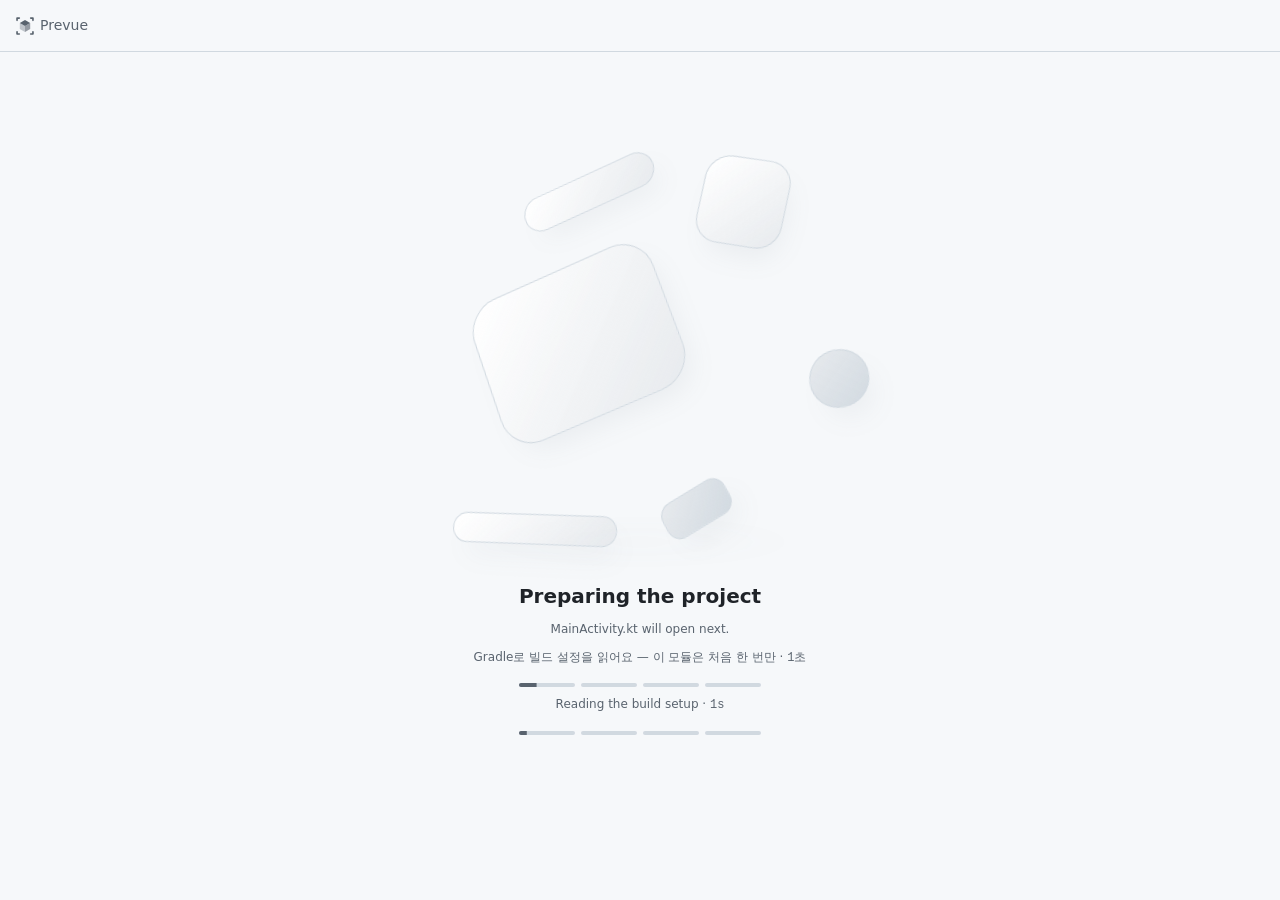
<file: prototypes/design-system/layout/prepare-live.html>
<!doctype html>
<html lang="ko">
<head>
<meta charset="utf-8">
<meta name="viewport" content="width=device-width, initial-scale=1">
<title>준비 화면 시제품</title>
<link rel="stylesheet" href="../../../plugin/viewer/tokens.css">
<link rel="stylesheet" href="../../../plugin/viewer/preparation.css">
<style>
  /* 실제 준비 화면(preparation-scene.js · preparation.css) 위에 배치만 덧입힌다. ?layout=1|3 · ?fail=1 · ?theme=dark */
  body { margin: 0; background: var(--surface); }

  /* 두 안 공통 — 지금 하는 일 한 줄과 지난 시간 */
  #preparation .now { margin-top: var(--space-8); color: var(--on-surface-variant); font: var(--type-body-small); }
  #preparation .now .clock { font: var(--type-code-small); }

  /* 안 1 — 제목 아래 네 칸 막대. 지금 칸은 단계 안에서 차오른다 */
  [data-layout="1"] #preparation .bar { display: flex; gap: var(--space-6); justify-content: center; margin-top: var(--space-16); }
  [data-layout="1"] #preparation .bar i { position: relative; width: 56px; height: 4px; border-radius: var(--corner-full); background: var(--outline-variant); overflow: hidden; }
  [data-layout="1"] #preparation .bar i::after { content: ""; position: absolute; inset: 0; transform-origin: left; transform: scaleX(var(--fill, 0)); background: var(--on-surface-variant); }
  [data-layout="1"] #preparation .bar i.bad::after { background: var(--error); transform: none; }
  [data-layout="1"] #preparation .steps { display: none; }

  /* 안 3 — 글은 왼쪽 단계 목록, 그림은 오른쪽 */
  [data-layout="3"] #preparation .scene { left: auto; right: 0; width: 58%; }
  [data-layout="3"] #preparation .loading-copy { left: max(64px, 8vw) !important; top: 50% !important; transform: translateY(-50%) !important; width: min(480px, 36vw); text-align: left; }
  [data-layout="3"] #preparation .loading-copy h1 { font: var(--type-title-large); }
  [data-layout="3"] #preparation .failure-help { margin-left: 0; }
  /* 안 3은 원인을 실패한 단계 줄이 말한다 — 제목 아래 한 줄과 겹치지 않게 */
  [data-layout="3"] #preparation[data-screen="failure"] #detail { display: none; }
  [data-layout="3"] #preparation .bar, [data-layout="3"] #preparation .now { display: none; }
  #preparation .steps { list-style: none; margin: var(--space-24) 0 0; padding: 0; display: grid; gap: var(--space-16); }
  #preparation .steps li { display: grid; grid-template-columns: 20px 1fr auto; column-gap: var(--space-12); align-items: center; color: var(--on-surface-disabled); font: var(--type-body-medium);
    transition: color var(--duration-medium2) var(--easing-standard); }
  #preparation .steps .m { width: 20px; height: 20px; display: grid; place-items: center; border-radius: var(--corner-full); border: 1.5px solid var(--outline-variant); font: var(--type-label-small); }
  #preparation .steps .clock { color: var(--on-surface-variant); font: var(--type-code-small); }
  #preparation .steps .sub { grid-column: 2 / 4; color: var(--on-surface-variant); font: var(--type-body-small); max-height: 0; overflow: hidden; opacity: 0;
    transition: max-height var(--duration-medium2) var(--easing-standard), opacity var(--duration-medium2) var(--easing-standard); }
  #preparation .steps li.done { color: var(--on-surface); }
  #preparation .steps li.done .m { border-color: var(--success); color: var(--success); }
  #preparation .steps li.cur { color: var(--on-surface); font-weight: var(--weight-semibold); }
  #preparation .steps li.cur .m { border-color: var(--live); border-top-color: transparent; animation: spin var(--duration-extra-long4) linear infinite; }
  #preparation .steps li:is(.cur, .bad) .sub { max-height: 4em; opacity: 1; font-weight: var(--weight-regular); }
  #preparation .steps li.bad { color: var(--error); }
  #preparation .steps li.bad .m { border-color: var(--error); background: var(--error); color: var(--on-error); }
  @keyframes spin { to { transform: rotate(1turn); } }
  @media (prefers-reduced-motion: reduce) { #preparation .steps li.cur .m { animation: none; } }

  /* 차분한 그림(?calm=1) — 조각이 모이는 움직임은 그대로 두고 색만 크롬과 같은 무채색 단계로. 빛 띠는 걷는다 */
  html[data-calm] #preparation[data-palette] {
    --art-shape: var(--outline-variant); --art-shape-edge: var(--outline-variant); --art-panel: var(--surface-container); --art-ink: var(--on-surface-variant);
    --art-line: var(--outline-variant); --art-solid-top: var(--surface-container); --art-solid-bottom: var(--surface-container-high); --art-solid-glow: transparent;
    --art-solid-shade: var(--state-hover); --art-shape-shadow: var(--state-hover); --art-floor: var(--state-hover); --art-outline-shade: var(--state-hover); --art-panel-glow: transparent; --art-shine: transparent;
    --art-action-a: var(--surface-container-high); --art-action-b: var(--outline-variant); --art-tag-a: var(--surface-container-high); --art-tag-b: var(--outline-variant);
    --art-bg: var(--surface-container-high); --art-fill-a: var(--outline-variant); --art-fill-b: var(--surface-container-high); --art-accent: var(--outline); --art-dot: var(--outline); --art-pill: var(--outline-variant);
    --art-tag-surface: var(--surface-container-high); --art-edge-a: var(--outline-variant); --art-edge-b: var(--surface-container); --art-edge-c: var(--outline-variant);
  }
  html[data-calm] #preparation .ambient { display: none; }
  /* 헤더 첫 줄(?frame=1) — 다른 화면과 같은 앱으로 읽히게 워드마크 한 줄을 둔다. 준비 중에는 앱 이름 · 상태를 아직 모른다 */
  .prep-bar { position: fixed; top: 0; left: 0; right: 0; z-index: 101; display: flex; align-items: center; gap: var(--space-12); height: 52px; padding: 0 var(--space-16);
    border-bottom: 1px solid var(--outline-variant); background: var(--surface); color: var(--on-surface-variant); font: var(--type-label-large); }
  .prep-bar svg { width: 18px; height: 18px; }
  .prep-bar .file { color: var(--on-surface); }
  html[data-frame] #preparation { top: 53px; }
</style>
</head>
<body>
<script type="module">
  import { createScene } from "../../../plugin/viewer/js/preparation-scene.js";

  const q = new URLSearchParams(location.search);
  const layout = q.get("layout") === "3" ? "3" : "1", failing = q.get("fail") === "1";
  document.documentElement.dataset.layout = layout;
  if (q.get("calm") === "1") document.documentElement.dataset.calm = "";
  if (q.get("frame") === "1") {
    document.documentElement.dataset.frame = "";
    const bar = document.createElement("div"); bar.className = "prep-bar";
    bar.innerHTML = `<svg viewBox="0 0 240 240" aria-hidden="true"><polygon points="120,40 189.3,80 120,120 50.7,80" fill="currentColor"/><polygon points="189.3,80 189.3,160 120,200 120,120" fill="currentColor" opacity=".62"/><polygon points="50.7,80 120,120 120,200 50.7,160" fill="currentColor" opacity=".34"/><path d="M14 44V14H44M14 196V226H44M226 44V14H196M226 196V226H196" fill="none" stroke="currentColor" stroke-width="22" stroke-linecap="round" stroke-linejoin="round"/></svg>Prevue`;
    document.body.prepend(bar);
  }
  if (q.get("theme")) document.documentElement.dataset.theme = q.get("theme");
  const en = q.get("lang") === "en";
  // 화면이 아는 것은 단계 · 시작 시각 · 파일 · 실패 원인뿐이다 — 그 안에서만 말한다. 영어는 길이 확인용 임시 문구
  const S = en
    ? { steps: ["Preparing the project", "Starting the preview environment", "Drawing the first preview"],
        sub: ["Reading the build setup with Gradle (once per module)", "Starting the preview engine", "Drawing the first preview of MainActivity.kt"],
        why: "Gradle dump failed: could not resolve :app debugRuntimeClasspath", sec: s => `${s}s` }
    : { steps: ["프로젝트를 준비하고 있어요", "프리뷰 환경을 시작하고 있어요", "첫 프리뷰를 그리고 있어요"],
        sub: ["Gradle로 빌드 설정을 읽어요 — 이 모듈은 처음 한 번만", "프리뷰 엔진을 띄우고 있어요", "MainActivity.kt의 첫 프리뷰를 그리고 있어요"],
        why: "Gradle 덤프 실패 — :app 의 debugRuntimeClasspath 를 풀지 못했습니다", sec: s => `${s}초` };
  // 시간표(ms) — 실제 준비의 단계 순서와 같고 길이만 시안용으로 줄였다
  const PHASES = ["project", "environment", "render"], AT = [0, 3500, 7000, 10000], HOLD = 4000, FAIL_AT = 5000;

  let scene, started, timers = [], raf = 0;
  function extras() {
    const copy = scene.host.querySelector(".loading-copy");
    const now = document.createElement("div"); now.className = "now";
    const bar = document.createElement("div"); bar.className = "bar"; bar.innerHTML = "<i></i>".repeat(4);
    const steps = document.createElement("ol"); steps.className = "steps";
    steps.innerHTML = S.steps.map(t => `<li><span class="m"></span><span>${t}</span><span class="clock"></span><span class="sub"></span></li>`).join("");
    copy.querySelector("#detail").after(now, bar, steps);
  }
  function paint() {
    const t = Math.min(performance.now() - started, failing ? FAIL_AT : Infinity);
    const ph = Math.min(AT.filter(a => a <= t).length - 1, 3), failed = failing && t >= FAIL_AT, sec = Math.floor(t / 1000);
    const host = scene.host;
    [...host.querySelectorAll(".bar i")].forEach((i, n) => {
      const f = n < ph ? 1 : n === ph ? (ph === 3 ? 1 : Math.min(1, (t - AT[n]) / (AT[n + 1] - AT[n]))) : 0;
      i.style.setProperty("--fill", f); i.classList.toggle("bad", failed && n === ph);
    });
    const now = host.querySelector(".now");
    now.innerHTML = failed || ph === 3 ? "" : `${S.sub[ph]} · <span class="clock">${S.sec(sec)}</span>`;
    [...host.querySelectorAll(".steps li")].forEach((li, n) => {
      const cls = failed && n === ph ? "bad" : n < ph ? "done" : n === ph ? "cur" : "";
      li.className = cls;
      li.querySelector(".m").textContent = cls === "done" ? "✓" : cls === "bad" ? "!" : "";
      li.querySelector(".sub").textContent = cls === "bad" ? S.why : cls === "cur" ? S.sub[n] : "";
      li.querySelector(".clock").textContent = cls === "cur" ? S.sec(sec) : "";
    });
    if (!failed) raf = requestAnimationFrame(paint);
  }
  async function run() {
    timers.forEach(clearTimeout); cancelAnimationFrame(raf); scene?.destroy();
    started = performance.now();
    scene = createScene({ phase: "project", started: Date.now(), file: "app/src/main/kotlin/com/example/pearl/MainActivity.kt", palette: "original" });
    extras(); paint();
    const later = (ms, f) => timers.push(setTimeout(f, ms));
    if (failing) { later(AT[1], () => scene.setPhase("environment")); later(FAIL_AT, () => scene.fail(S.why)); return; }
    PHASES.forEach((p, i) => later(AT[i], () => scene.setPhase(p)));
    later(AT[3], async () => {
      const img = new Image(); img.src = "../img/pearl/PearlListPreview.jpg"; await img.decode();
      scene.image.src = img.src; scene.fit(360, 780); scene.reveal(false);
      later(HOLD, run);
    });
  }
  // 다시 재생 — 부모 페이지가 보낸다
  addEventListener("message", e => { if (e.data === "replay") run(); });
  run();
</script>
</body>
</html>
</file>
<file: plugin/viewer/tokens.css>
/* Prevue 디자인 시스템 — 값은 여기 한 곳에만 둔다.
   두 층이다. 원시값(--gray-* · --blue-* · --size-* …)은 단계일 뿐이고, 화면 CSS는 역할 이름만 쓴다.
   단계는 GitHub Primer의 공개 토큰에서 가져왔다. 로고 · 브랜드 색 · 서체 · 컴포넌트 모양은 가져오지 않는다.
   라이트 · 다크는 역할 이름 안의 light-dark() 한 줄이 가른다 — 다크 값을 두 번 적지 않으려고.
   light-dark()는 쓰이는 자리에서 풀리므로 JS가 getComputedStyle로 역할 이름을 읽으면 풀리지 않은 글자가 온다. */

:root {
  /* 원시값 — 회색. 라이트와 다크는 단계가 따로다(다크는 라이트를 뒤집은 것이 아니다). */
  --gray-light-0: #ffffff;
  --gray-light-1: #f6f8fa;
  --gray-light-6: #d1d9e0;
  --gray-light-8: #818b98;
  --gray-light-9: #59636e;
  --gray-light-11: #25292e;
  --gray-light-12: #1f2328;
  --gray-light-alpha-10: #818b981a;
  --gray-light-alpha-12: #818b981f;
  --gray-light-alpha-15: #818b9826;
  --gray-dark-0: #010409;
  --gray-dark-1: #0d1117;
  --gray-dark-2: #151b23;
  --gray-dark-7: #3d444d;
  --gray-dark-8: #656c76;
  --gray-dark-9: #9198a1;
  --gray-dark-12: #f0f6fc;
  --gray-dark-alpha-20: #656c7633;
  --gray-dark-alpha-25: #656c7640;

  /* 원시값 — 의미 색. 파랑은 가리키기 · 조작 중에만 쓴다(D-93). */
  --blue-light: #0969da;
  --blue-light-muted: #0969da1a;
  --blue-dark: #1f6feb;
  --blue-dark-muted: #388bfd1a;
  --red-light: #d1242f;
  --red-light-muted: #ffebe9;
  --red-dark: #f85149;
  --red-dark-muted: #f851491a;
  --yellow-light: #9a6700;
  --yellow-dark: #d29922;
  --green-light: #1a7f37;
  --green-dark: #3fb950;

  /* 원시값 — 글자. 서체 파일은 싣지 않는다(D-95). */
  --font-sans: system-ui, -apple-system, BlinkMacSystemFont, "Apple SD Gothic Neo", "Segoe UI", "Malgun Gothic", "Noto Sans KR", "Noto Sans", sans-serif;
  --font-mono: ui-monospace, "SF Mono", SFMono-Regular, Menlo, Consolas, "Liberation Mono", monospace;
  --size-12: 12px;
  --size-13: 13px;
  --size-14: 14px;
  --size-16: 16px;
  --size-20: 20px;
  --size-32: 32px;
  --size-40: 40px;
  --weight-regular: 400;
  --weight-medium: 500;
  --weight-semibold: 600;

  /* 원시값 — 간격. 2px 단위에서 시작해 4px 단위로 큰다. */
  --space-2: 2px;
  --space-4: 4px;
  --space-6: 6px;
  --space-8: 8px;
  --space-12: 12px;
  --space-16: 16px;
  --space-20: 20px;
  --space-24: 24px;
  --space-32: 32px;
  --space-40: 40px;
  --space-48: 48px;
  --space-64: 64px;

  /* 역할 — 색. 이름은 Material 3를 잇는다(D-93). */
  color-scheme: light dark;
  --surface: light-dark(var(--gray-light-1), var(--gray-dark-1));
  --surface-container: light-dark(var(--gray-light-0), var(--gray-dark-2));
  --surface-container-high: light-dark(var(--gray-light-alpha-12), var(--gray-dark-alpha-20));
  --state-hover: light-dark(var(--gray-light-alpha-10), var(--gray-dark-alpha-20));
  --primary-container: light-dark(var(--gray-light-alpha-15), var(--gray-dark-alpha-25));
  --on-surface: light-dark(var(--gray-light-12), var(--gray-dark-12));
  --on-surface-variant: light-dark(var(--gray-light-9), var(--gray-dark-9));
  --on-surface-disabled: light-dark(var(--gray-light-8), var(--gray-dark-8));
  /* outline은 입력 · 버튼처럼 경계가 보여야 하는 테두리라 3:1을 넘긴다. 구분선은 outline-variant(장식이라 대비 면제). */
  --outline: light-dark(var(--gray-light-8), var(--gray-dark-8));
  --outline-variant: light-dark(var(--gray-light-6), var(--gray-dark-7));
  --primary: light-dark(var(--gray-light-11), var(--gray-dark-7));
  --on-primary: var(--gray-light-0);
  --focus-ring: var(--on-surface);
  --pick: light-dark(var(--blue-light), var(--blue-dark));
  --pick-container: light-dark(var(--blue-light-muted), var(--blue-dark-muted));
  --on-pick: var(--gray-light-0);
  --live: var(--pick);
  --error: light-dark(var(--red-light), var(--red-dark));
  --error-container: light-dark(var(--red-light-muted), var(--red-dark-muted));
  --on-error: var(--gray-light-0);
  --warning: light-dark(var(--yellow-light), var(--yellow-dark));
  --success: light-dark(var(--green-light), var(--green-dark));
  --scrim: light-dark(#c8d1da66, #262c3666);

  /* 역할 — 글자. font 한 줄로 쓴다. 12px 아래는 없다. */
  --type-display: var(--weight-medium) var(--size-40)/1.375 var(--font-sans);
  --type-title-large: var(--weight-semibold) var(--size-32)/1.5 var(--font-sans);
  --type-title-medium: var(--weight-semibold) var(--size-20)/1.625 var(--font-sans);
  --type-title-small: var(--weight-semibold) var(--size-16)/1.5 var(--font-sans);
  --type-body-large: var(--weight-regular) var(--size-16)/1.5 var(--font-sans);
  --type-body-medium: var(--weight-regular) var(--size-14)/1.5 var(--font-sans);
  --type-body-small: var(--weight-regular) var(--size-12)/1.625 var(--font-sans);
  --type-label-large: var(--weight-medium) var(--size-14)/1.25 var(--font-sans);
  --type-label-medium: var(--weight-medium) var(--size-12)/1.25 var(--font-sans);
  --type-label-small: var(--weight-regular) var(--size-12)/1.25 var(--font-sans);
  --type-code: var(--weight-regular) var(--size-13)/1.5 var(--font-mono);
  --type-code-small: var(--weight-regular) var(--size-12)/1.25 var(--font-mono);

  /* 역할 — 조작 높이 · 모서리 · 그림자 */
  --control-small: 24px;
  --control-medium: 28px;
  --control-large: 32px;
  --control-xlarge: 40px;
  --corner-small: 3px;
  --corner-medium: 6px;
  --corner-large: 12px;
  --corner-full: 9999px;
  --elevation-1: 0 1px 1px 0 light-dark(#1f23280a, #01040999), 0 1px 2px 0 light-dark(#1f232808, #01040999);
  --elevation-2: 0 1px 1px 0 light-dark(#25292e1a, #01040966), 0 3px 6px 0 light-dark(#25292e1f, #010409cc);
  --elevation-3: 0 0 0 1px light-dark(#d1d9e040, #3d444d), 0 6px 12px -3px light-dark(#25292e0a, #01040966), 0 6px 18px 0 light-dark(#25292e1f, #01040966);
  --elevation-4: 0 0 0 1px light-dark(#d1d9e000, #3d444d), 0 24px 48px 0 light-dark(#25292e3d, #010409);
  /* SVG처럼 box-shadow가 안 닿는 그림에 같은 높이를 준다. */
  --elevation-2-filter: drop-shadow(0 1px 1px light-dark(#25292e1a, #01040966)) drop-shadow(0 3px 6px light-dark(#25292e1f, #010409cc));

  /* 역할 — 시간 · 이징. 이름은 Material 3의 단계를 따른다. */
  --duration-short1: 50ms;
  --duration-short2: 100ms;
  --duration-short3: 150ms;
  --duration-short4: 200ms;
  --duration-medium1: 250ms;
  --duration-medium2: 300ms;
  --duration-long1: 450ms;
  --duration-long3: 550ms;
  --duration-long4: 600ms;
  --duration-extra-long2: 800ms;
  --duration-extra-long3: 900ms;
  --duration-extra-long4: 1000ms;
  --easing-standard: cubic-bezier(.6, 0, .2, 1);
  --easing-decelerate: cubic-bezier(.3, .8, .6, 1);
  --easing-accelerate: cubic-bezier(.7, .1, .75, .9);
  --motion-enter-scale: .96;
  --motion-enter-shift: 8px;
  /* 줄이 차례로 떠오를 때의 한 칸. n번째는 n칸 늦게 온다. */
  --motion-stagger: 20ms;

  /* 그림용 — 크롬이 아니라 그림이라 색을 갖는다. 화면 CSS가 크롬에 쓰지 않는다. */
  /* 앱 아이콘이 없을 때의 이니셜 타일. 이름에서 하나를 고른다(header.js). */
  --avatar-1: #5b8def;
  --avatar-2: #7a6ff0;
  --avatar-3: #e4699a;
  --avatar-4: #e8875b;
  --avatar-5: #d4a72c;
  --avatar-6: #4fae7b;
  --avatar-7: #3ea6b5;
  --avatar-8: #8e8e93;
  --on-avatar: var(--gray-light-0);
  /* 작업 공간의 기기 몸체. 실제 기기 색이라 라이트 · 다크가 같다. */
  --device-body: #1d1d1f;
  --device-camera: #050505;
  --device-flap: #0b0b0d;
  --device-tone-s26: #23262c;
  --device-tone-ipduo: #4a4744;
  --device-tone-fold8: #2b2d32;
  --device-tone-ultra: #1f2125;
  --device-tone-pixel9: #27292d;
  --device-tone-pixelfold: #2f3135;
  --device-tone-tablet: #3a3a38;
  --device-tone-ip17: #2c2c2e;
  --device-tone-ipair: #46484c;
  --device-tone-ip17pm: #3b3a38;
  --device-gloss: rgb(255 255 255 / .18);
  --device-gloss-clear: rgb(255 255 255 / 0);
  --device-gloss-shade: rgb(0 0 0 / .2);
  --device-rim: rgb(255 255 255 / .12);
  --device-inset: rgb(255 255 255 / .1);
  --device-hairline: rgb(0 0 0 / .5);
  --device-crease-light: rgb(255 255 255 / .6);
  --device-crease-dark: rgb(0 0 0 / .18);
  --device-sheen: rgb(255 255 255 / .85);
  --device-veil: #ffffff;
  --device-shade: #000000;
}

/* 그림용 — 준비 화면 일러스트. 조각이 모이는 움직임만 두고 색은 크롬과 같은 무채색 역할에 잇는다(D-102). */
:root {
  --art-shape-edge: var(--outline-variant);
  --art-panel: var(--surface-container);
  --art-ink: var(--on-surface-variant);
  --art-line: var(--outline-variant);
  --art-solid-top: var(--surface-container);
  --art-solid-bottom: var(--surface-container-high);
  --art-solid-shade: var(--state-hover);
  --art-shape-shadow: var(--state-hover);
  --art-outline-shade: var(--state-hover);
  --art-floor: var(--state-hover);
  --art-action-a: var(--surface-container-high); --art-action-b: var(--outline-variant);
  --art-tag-a: var(--surface-container-high); --art-tag-b: var(--outline-variant);
  --art-bg: var(--surface-container-high);
  --art-fill-a: var(--outline-variant); --art-fill-b: var(--surface-container-high);
  --art-accent: var(--outline); --art-dot: var(--outline); --art-pill: var(--outline-variant);
  --art-tag-surface: var(--surface-container-high);
}

/* 시스템 설정을 따른다. 뷰어 · 견본이 한 영역만 고정할 때 data-theme를 단다. */
[data-theme="light"] { color-scheme: light; }
[data-theme="dark"] { color-scheme: dark; }

/* 움직임 줄이기 — 시간은 두고 이동 · 확대만 없앤다. 시간을 0으로 두면 transitionend가 오지 않는다. */
@media (prefers-reduced-motion: reduce) {
  :root {
    --motion-enter-scale: 1;
    --motion-enter-shift: 0px;
  }
}
</file>
<file: prototypes/design-system/layout/draft.css>
/* 구조 시안의 공용 틀. 값은 ../../../plugin/viewer/tokens.css 의 역할 이름만 쓴다 — 시안에서 정한 배치를 영역 PR이 그대로 옮기려고.
   폭 · 높이 · 위치 같은 배치 치수는 D-96이 자유로 둔다. 좁은 창은 미디어 쿼리 대신 컨테이너 쿼리로 그려 한 페이지에 나란히 둔다. */
* { box-sizing: border-box; }
body { margin: 0; background: var(--surface); color: var(--on-surface); font: var(--type-body-medium); }
button { font: inherit; color: inherit; }

.page-top { position: sticky; top: 0; z-index: 9; display: flex; align-items: center; gap: var(--space-12); padding: var(--space-12) var(--space-24);
  background: var(--surface-container); border-bottom: 1px solid var(--outline-variant); }
.page-top h1 { margin: 0; font: var(--type-title-small); }
.page-top .note { color: var(--on-surface-variant); font: var(--type-label-small); }
.page-top .grow { flex: 1; }
.page-top a { color: var(--on-surface-variant); font: var(--type-label-medium); }

.variant { padding: var(--space-32) var(--space-24); border-bottom: 1px solid var(--outline-variant); }
.variant > h2 { margin: 0 0 var(--space-4); font: var(--type-title-medium); }
.variant > .diff { margin: 0 0 var(--space-16); max-width: 880px; color: var(--on-surface-variant); font: var(--type-body-medium); }
.variant > .diff b { color: var(--on-surface); font-weight: var(--weight-semibold); }
.frames { display: flex; flex-wrap: wrap; gap: var(--space-24); align-items: flex-start; }
.frames figure { margin: 0; }
.frames figcaption { margin-bottom: var(--space-6); color: var(--on-surface-variant); font: var(--type-code-small); }

/* 창 한 장 — data-theme가 면을 고정한다 */
.win { container-type: inline-size; overflow: hidden; background: var(--surface); color: var(--on-surface);
  border: 1px solid var(--outline-variant); border-radius: var(--corner-large); box-shadow: var(--elevation-2); }
.win.wide { width: 1180px; height: 300px; }
.win.narrow { width: 390px; height: 300px; }

/* 공용 조각 */
.ic { width: 16px; height: 16px; flex: none; }
.icon-btn { display: inline-grid; place-items: center; width: var(--control-large); height: var(--control-large); padding: 0; border: 0; border-radius: var(--corner-medium);
  background: transparent; color: var(--on-surface-variant); font: var(--type-label-large); cursor: pointer; }
.icon-btn:hover { background: var(--state-hover); color: var(--on-surface); }
.brand { display: inline-flex; align-items: center; gap: var(--space-6); color: var(--on-surface-variant); font: var(--type-label-large); white-space: nowrap; }
.brand svg { width: 18px; height: 18px; }
.sep { width: 1px; height: 20px; background: var(--outline-variant); flex: none; }
.tile { display: inline-grid; place-items: center; width: var(--control-large); height: var(--control-large); flex: none; border-radius: var(--corner-medium);
  background: var(--avatar-6); color: var(--on-avatar); font: var(--type-title-small); }
.app-name { font: var(--type-title-small); white-space: nowrap; overflow: hidden; text-overflow: ellipsis; }
.sub { display: flex; align-items: center; gap: var(--space-2); min-width: 0; color: var(--on-surface-variant); font: var(--type-label-small); white-space: nowrap; overflow: hidden; }
.sub .pj { display: inline-flex; align-items: center; gap: var(--space-2); padding: 0 var(--space-4); margin: 0 calc(var(--space-4) * -1); border-radius: var(--corner-small); }
.sub .pj:hover { background: var(--state-hover); color: var(--on-surface); }
.sub .pj svg { width: 12px; height: 12px; }
.sub .rest { overflow: hidden; text-overflow: ellipsis; }

/* 상태 알약 — 채우지 않고 테두리만(디자인 시스템 컴포넌트 쓰임) */
.pill { display: inline-flex; align-items: center; gap: var(--space-6); height: var(--control-medium); padding: 0 var(--space-12); flex: none;
  border: 1px solid var(--outline-variant); border-radius: var(--corner-full); color: var(--on-surface-variant); font: var(--type-label-medium); white-space: nowrap; }
.pill.ok .ic { color: var(--success); }
.pill.busy .ic { color: var(--on-surface-variant); }
.pill .count { display: none; }
.pill.slow { color: var(--warning); border-color: var(--warning); }

/* 파일 탭 — 고른 탭은 옅은 바탕, 굵기는 같다(폭이 출렁이지 않게) */
.tab { display: inline-flex; align-items: center; gap: var(--space-6); height: var(--control-medium); min-width: 88px; max-width: 240px; padding: 0 var(--space-12);
  border-radius: var(--corner-medium); color: var(--on-surface-variant); font: var(--type-label-large); white-space: nowrap; flex: none; }
.tab:hover { background: var(--state-hover); }
.tab[aria-selected="true"] { background: var(--primary-container); color: var(--on-surface); }
.tab .tdot { width: 6px; height: 6px; border-radius: var(--corner-full); background: var(--on-surface-variant); flex: none; }
.tab .name { overflow: hidden; text-overflow: ellipsis; }

/* 보드 미리보기 — 헤더 시안의 배경일 뿐이다. 보드 배치는 보드 시안이 정한다 */
.board { padding: var(--space-20) var(--space-24); }
.ghead { display: flex; align-items: baseline; gap: var(--space-8); margin-bottom: var(--space-12); }
.ghead b { font: var(--type-title-small); }
.ghead span { color: var(--on-surface-variant); font: var(--type-label-small); }
.cards { display: flex; gap: var(--space-16); }
.card { flex: none; border-radius: var(--corner-medium); overflow: hidden; background: var(--surface-container); box-shadow: var(--elevation-1); }
.card img { display: block; height: 180px; width: auto; }
@container (max-width: 639px) {
  .board { padding: var(--space-16); }
  .card img { height: 150px; }
}

/* 확정 — 헤더 안 A(두 줄). 좁은 창: 워드마크 글자 · 폴더 · 모듈 · 변형을 빼고 브랜치만, 알약은 아이콘(진행 중이면 n/N까지) */
.hdr .r1 { display: flex; align-items: center; gap: var(--space-12); height: 52px; padding: 0 var(--space-16); }
.hdr .lock { display: flex; align-items: center; gap: var(--space-8); min-width: 0; flex: 0 1 auto; }
.hdr .lock .t { display: grid; min-width: 0; }
.hdr .grow { flex: 1; }
.hdr .tools { display: flex; align-items: center; gap: var(--space-4); }
.hdr .r2 { display: flex; align-items: center; gap: var(--space-2); height: 40px; padding: 0 var(--space-12); border-bottom: 1px solid var(--outline-variant); overflow: hidden; }
@container (max-width: 639px) {
  .hdr .brand span, .hdr .sub .pj:first-child, .hdr .sub .rest { display: none; }
  .hdr .pill .pt { display: none; }
  .hdr .pill.busy .pt.count { display: inline; }
  .hdr .pill.busy { padding: 0 var(--space-8); }
  .hdr .r1 { padding: 0 var(--space-12); gap: var(--space-8); }
}

/* 확정 — 헤더 안 C: 프로젝트 한 줄 + 왼쪽 파일 레일. 돋보기 없음 */
.shell { display: flex; flex-direction: column; height: 100%; }
.shell .r1 { display: flex; align-items: center; gap: var(--space-12); height: 52px; flex: none; padding: 0 var(--space-16); border-bottom: 1px solid var(--outline-variant); }
.shell .lock { display: flex; align-items: center; gap: var(--space-8); min-width: 0; flex: 0 1 auto; }
.shell .lock .t { display: grid; min-width: 0; }
.shell .grow { flex: 1; }
.shell .tools { display: flex; align-items: center; gap: var(--space-4); }
.shell .body { display: flex; flex: 1; min-height: 0; }
.shell .main { flex: 1; min-width: 0; overflow: hidden; }
.rail { width: 200px; flex: none; padding: var(--space-12) var(--space-8); border-right: 1px solid var(--outline-variant); display: flex; flex-direction: column; gap: var(--space-2); }
.rail h4 { margin: 0 var(--space-8) var(--space-6); color: var(--on-surface-variant); font: var(--type-label-medium); }
.rt { display: flex; align-items: center; gap: var(--space-6); height: var(--control-medium); padding: 0 var(--space-4) 0 var(--space-8); border-radius: var(--corner-medium);
  color: var(--on-surface-variant); font: var(--type-label-large); white-space: nowrap; }
.rt:hover, .rt.hover { background: var(--state-hover); }
.rt[aria-selected="true"] { background: var(--primary-container); color: var(--on-surface); }
.rt .ic { color: var(--on-surface-variant); }
.rt .name { flex: 1; min-width: 0; overflow: hidden; text-overflow: ellipsis; }
.rt .mod { color: var(--on-surface-variant); font: var(--type-label-small); }
.rt .tdot { width: 6px; height: 6px; border-radius: var(--corner-full); background: var(--on-surface-variant); flex: none; }
.rt .x { display: none; place-items: center; width: var(--control-small); height: var(--control-small); border-radius: var(--corner-small); flex: none; }
.rt:hover .x, .rt.hover .x { display: inline-grid; }
.rt.hover .tdot { display: none; }
.rt.open { margin-top: var(--space-4); }
.rt.open kbd { padding: 0 var(--space-4); border: 1px solid var(--outline-variant); border-radius: var(--corner-small); font: var(--type-code-small); }
</file>
<file: plugin/viewer/preparation.css>
/* 크롬(바탕 · 글자 · 도움말 상자)은 시스템 역할이고, 그림 조각의 색은 tokens.css 의 --art-* 팔레트다. */
#preparation {
  position: fixed; inset: var(--prep-bar-h) 0 0; z-index: 100; overflow: hidden; background: var(--surface); color: var(--on-surface);
  font-family: var(--font-sans);
  -webkit-font-smoothing: antialiased;
}
#preparation * { box-sizing: border-box; }
#preparation [hidden] { display: none !important; }
/* 다른 화면과 같은 앱으로 읽히게 헤더 자리에 워드마크 한 줄 — 준비 중에는 앱 이름 · 상태를 아직 모른다 */
:root { --prep-bar-h: 52px; }
#preparation .prep-bar { position: fixed; top: 0; left: 0; right: 0; height: var(--prep-bar-h); display: flex; align-items: center; gap: var(--space-6); padding: 0 var(--space-16);
  border-bottom: 1px solid var(--outline-variant); background: var(--surface); color: var(--on-surface-variant); font: var(--type-label-large); user-select: none; }
#preparation .prep-bar svg { width: 18px; height: 18px; }
/* 그림 시작 — 준비 화면 일러스트(장면 · 바닥). 시간 · 모서리 · 글자 배율 · 간격은 그림 안무라 날값 린트가 색만 본다(D-97) */
#preparation .scene { position: absolute; inset: 0 0 auto; width: 100%; height: var(--scene-h); perspective-origin: 50% 44%; }
#preparation .assembly { position: absolute; inset: 0; transform-style: preserve-3d; }
#preparation .layer { position: absolute; left: 50%; width: var(--screen-w); height: calc(var(--screen-h) * .74); margin: calc(var(--screen-h) * -.37) calc(var(--screen-w) * -.5); transform-style: preserve-3d; }
/* 3D 맥락은 .layer 까지만 — .drift 가 preserve-3d 면 WebKit 이 틀 안의 같은 평면 층(틀 배경 · 조각)을 깊이로 다시 정렬해 조각이 깜빡인다 */
#preparation .drift { width: 100%; height: 100%; }
#preparation .pane { position: relative; width: 100%; height: 100%; }
#preparation .floor { position: absolute; height: 42px; background: radial-gradient(ellipse, var(--art-floor), transparent 70%); filter: blur(12px); }
#preparation .preview { display: block; width: 100%; height: 100%; opacity: 0; border-radius: inherit; }
/* 그림 끝 */
#preparation .loading-copy { position: absolute; width: min(520px, calc(100% - 40px)); left: 50%; transform: translateX(-50%); text-align: center; }
#preparation #detail { overflow-wrap: anywhere; }
#preparation .now { margin: var(--space-8) 0 0; color: var(--on-surface-variant); font: var(--type-body-small); }
#preparation .now .clock { font: var(--type-code-small); }
/* 네 칸 — 준비 · 환경 · 그리기 · 완료. 지금 칸은 단계 안에서 차오르고, 실패하면 그 칸이 빨개진다 */
#preparation .prep-progress { display: flex; gap: var(--space-6); justify-content: center; margin-top: var(--space-16); }
#preparation .prep-progress i { position: relative; width: 56px; height: 4px; border-radius: var(--corner-full); background: var(--outline-variant); overflow: hidden; }
#preparation .prep-progress i::after { content: ""; position: absolute; inset: 0; transform-origin: left; transform: scaleX(var(--fill, 0)); background: var(--on-surface-variant);
  transition: transform var(--duration-short4) linear; }
#preparation .prep-progress i.bad::after { background: var(--error); transform: none; }
#preparation .failure-help { margin: var(--space-24) auto 0; padding: var(--space-12) var(--space-16); max-width: 410px; border: 1px solid var(--outline-variant); background: var(--surface-container-high); border-radius: var(--corner-large); text-align: left; }
#preparation .failure-help > span { color: var(--on-surface-variant); font: var(--type-label-medium); }
#preparation .failure-help p { font: var(--type-body-small); margin: var(--space-8) 0 0; word-break: keep-all; }

/* 그림 시작 — 조각의 모양 · 단계별 자리 · 폼별 자리 */
#preparation {
  --solid-fill: linear-gradient(135deg, var(--art-solid-top), var(--art-solid-bottom));
  --solid-shadow: 8px 16px 28px -8px var(--art-solid-shade);
  --scene-h: 62vh; --copy-half: calc(var(--screen-h) * .37); --copy-gap: 48px;
  --screen-h: min(57vh, 530px); --screen-w: calc(var(--screen-h) * .51);
}
#preparation .scene { perspective: 1600px; }
#preparation .floor { top: 84%; width: 390px; left: calc(50% - 195px); opacity: .3; transform: none; }
#preparation .layer-front { top: 52%; transform: rotateX(12deg) rotateY(-17deg) rotateZ(-9deg); }
#preparation .drift { animation: none; transform: translateY(var(--hover-y, 0px)) rotateY(var(--hover-ry, 0deg)); }
#preparation .pane { border: 0; background: transparent; box-shadow: none; border-radius: 21px; transition: background 900ms, border-radius var(--handoff-duration) var(--handoff-ease), box-shadow var(--handoff-duration) var(--handoff-ease), border-color 800ms; }
#preparation .screen-outline { position: absolute; inset: 0; border: 1px solid var(--art-shape-edge); border-radius: inherit; background: var(--art-panel); box-shadow: 12px 26px 58px -18px var(--art-outline-shade); opacity: 0; transition: opacity 1100ms; }
#preparation .blueprint { position: absolute; inset: 0; transition: opacity 260ms; }
#preparation .piece { position: absolute; transition: left 1600ms var(--easing-decelerate), top 1600ms var(--easing-decelerate), width 1600ms var(--easing-decelerate), height 1600ms var(--easing-decelerate), opacity 800ms var(--easing-decelerate), border-radius 1600ms var(--easing-decelerate), transform 1600ms var(--easing-decelerate); }
#preparation .solid { position: relative; width: 100%; height: 100%; border-radius: inherit; background: var(--solid-fill); border: 1px solid var(--art-shape-edge); box-shadow: var(--solid-shadow); overflow: hidden; transform: translate(var(--float-x, 0px), var(--float-y, 0px)) rotate(var(--float-r, 0deg)); transition: background 1200ms, box-shadow 1200ms, border-color 1200ms; }
#preparation .piece-cover { left: -17%; top: 22%; width: 78%; height: 42%; border-radius: 36px; transform: rotate(-14deg); }
#preparation .piece-title { left: 77%; top: 7%; width: 34%; height: 24%; border-radius: 25px; transform: rotate(18deg); }
#preparation .piece-action { left: 108%; top: 65%; width: 22%; height: 15%; border-radius: 50%; }
#preparation .piece-meta { left: -36%; top: 87%; width: 66%; height: 8%; border-radius: 25px; transform: rotate(13deg); }
#preparation .piece-copy { left: 12%; top: -5%; width: 56%; height: 10%; border-radius: 24px; transform: rotate(-8deg); }
#preparation .piece-tag { left: 51%; top: 87%; width: 27%; height: 10%; border-radius: 14px; transform: rotate(-17deg); }
#preparation .piece-action .solid { background: linear-gradient(135deg, var(--art-action-a), var(--art-action-b)); }
#preparation .piece-tag .solid { background: linear-gradient(135deg, var(--art-tag-a), var(--art-tag-b)); }
#preparation .cover-art { position: absolute; inset: 0; opacity: 0; background: var(--art-bg); transition: opacity 1100ms, background 1100ms; }
#preparation .art-wave { position: absolute; width: 57%; height: 42%; top: 13%; left: 8%; background: linear-gradient(125deg, var(--art-fill-a), var(--art-fill-b)); border-radius: 50% 50% 50% 0; transform: rotate(-10deg) translateX(var(--art-x, 0px)); }
#preparation .art-orbit { position: absolute; right: 10%; top: 14%; width: 23%; aspect-ratio: 1; border: 1px solid var(--art-accent); border-radius: 50%; background: repeating-conic-gradient(from 0deg, var(--art-accent) 0deg 1deg, transparent 1deg 15deg); transform: rotate(var(--art-r, 0deg)); }
#preparation .art-dot { position: absolute; left: 10%; bottom: 13%; width: 13%; aspect-ratio: 1; background: var(--art-dot); border-radius: 50%; }
#preparation .art-pill { position: absolute; left: 39%; right: 10%; bottom: 15%; height: 21%; border: 1px solid var(--art-pill); border-radius: 30px; }
#preparation .ui-title, #preparation .ui-meta, #preparation .piece-tag span { opacity: 0; transition: opacity 900ms; }
#preparation .ui-title { position: absolute; inset: 0; color: var(--art-ink); font-size: calc(var(--screen-w) * .069); line-height: 1.35; font-weight: 500; letter-spacing: -.025em; }
#preparation .title-lines { position: absolute; inset: 9% 0; display: flex; flex-direction: column; gap: 10px; opacity: 0; transition: opacity 800ms; }
#preparation .title-lines i { height: 12px; background: var(--art-line); border-radius: 4px; }
#preparation .title-lines i:last-child { width: 66%; }
#preparation .piece-action svg { position: absolute; inset: 25%; width: 50%; height: 50%; fill: var(--art-ink); opacity: 0; transition: opacity 800ms; }
#preparation .ui-meta { position: absolute; inset: 0; white-space: nowrap; color: var(--art-ink); font-size: calc(var(--screen-w) * .029); line-height: 1.4; }
#preparation .piece-copy .solid { display: flex; flex-direction: column; justify-content: space-between; }
#preparation .piece-copy i { display: block; width: 100%; height: 4px; background: var(--art-line); border-radius: 4px; opacity: 0; transition: opacity 800ms; }
#preparation .piece-copy i:nth-child(3) { width: 87%; }
#preparation .piece-copy i:last-child { width: 63%; }
#preparation .piece-tag span { position: absolute; inset: 0; display: grid; place-items: center; color: var(--art-ink); font-size: calc(var(--screen-w) * .024); font-weight: 600; letter-spacing: .01em; }
#preparation[data-phase="environment"] .layer-front { transform: rotateX(9deg) rotateY(-12deg) rotateZ(-4deg); }
#preparation[data-phase="render"] .layer-front { transform: rotateX(2deg) rotateY(-5deg) rotateZ(-1deg); }
#preparation:not([data-phase="project"]) .screen-outline { opacity: 1; }
#preparation:not([data-phase="project"]) .piece { transform: none; }
#preparation:not([data-phase="project"]) .piece-cover { left: 6%; top: 4%; width: 88%; height: 27%; border-radius: 13px 13px 0 0; }
#preparation:not([data-phase="project"]) .piece-title { left: 10%; top: 37%; width: 64%; height: 15%; border-radius: 0; }
#preparation:not([data-phase="project"]) .piece-action { left: 79%; top: 36%; width: 12%; height: 8%; border-radius: 50%; }
#preparation:not([data-phase="project"]) .piece-meta { left: 10%; top: 55%; width: 50%; height: 3%; border-radius: 3px; }
#preparation:not([data-phase="project"]) .piece-copy { left: 10%; top: 64%; width: 79%; height: 18%; border-radius: 0; }
#preparation:not([data-phase="project"]) .piece-tag { left: 10%; top: 88%; width: 23%; height: 6%; border-radius: 30px; }
#preparation:not([data-phase="project"]) .solid { border-color: transparent; box-shadow: none; background: var(--surface-container-high); }
#preparation:not([data-phase="project"]) .piece-title .solid, #preparation:not([data-phase="project"]) .piece-copy .solid { background: transparent; }
#preparation:not([data-phase="project"]) .title-lines, #preparation:not([data-phase="project"]) .piece-copy i { opacity: .7; }
#preparation[data-phase="render"] .cover-art { opacity: 1; }
#preparation[data-phase="render"] .ui-title, #preparation[data-phase="render"] .ui-meta, #preparation[data-phase="render"] .piece-action svg, #preparation[data-phase="render"] .piece-tag span { opacity: 1; }
#preparation[data-phase="render"] .title-lines { opacity: .7; }
#preparation[data-phase="render"] .piece-action .solid { background: var(--art-bg); }
#preparation[data-phase="render"] .piece-tag .solid { background: var(--art-tag-surface); }
#preparation[data-theme="dark"] .cover-art { background: var(--art-bg); }
#preparation[data-theme="dark"][data-phase="render"] .piece-action .solid { background: var(--art-bg); }
#preparation[data-theme="dark"][data-phase="render"] .piece-tag .solid { background: var(--art-tag-surface); }
#preparation:not([data-phase="project"]) .piece-tag .solid::before { content: ""; position: absolute; width: 44%; height: 2px; top: calc(50% - 1px); left: 28%; border-radius: 2px; background: var(--art-line); }
#preparation:not([data-phase="project"]) .layer-front {
  top: 52%; width: var(--model-w, var(--screen-w)); height: var(--model-h, calc(var(--screen-h) * .74));
  margin: calc(var(--model-h, calc(var(--screen-h) * .74)) * -.5) calc(var(--model-w, var(--screen-w)) * -.5);
}
#preparation:not([data-phase="project"]) .assembly { scale: 1; transition: scale var(--handoff-duration) var(--handoff-ease); }
#preparation:is([data-phase="environment"], [data-phase="render"]) .loading-copy { top: var(--drawn-copy-top, calc(var(--scene-h) * .52 + var(--copy-half) + var(--copy-gap))); }
#preparation:is([data-form="button"], [data-form="strip"]):not([data-phase="project"]) .piece { opacity: 0; }
#preparation:is([data-form="button"], [data-form="strip"]):not([data-phase="project"]) .piece-title { opacity: 1; left: 25%; top: 44%; width: 50%; height: 12%; }
#preparation:is([data-form="button"], [data-form="strip"]):not([data-phase="project"]) .title-lines { inset: 0; }
#preparation:is([data-form="button"], [data-form="strip"]):not([data-phase="project"]) .title-lines i { height: 100%; flex-shrink: 0; }
#preparation:is([data-form="button"], [data-form="strip"]):not([data-phase="project"]) .title-lines i:last-child { display: none; }
#preparation[data-form="button"]:is([data-screen="loading"], [data-screen="drawn"]):not([data-phase="project"]) .pane { border-radius: 999px; }
#preparation[data-form="strip"]:not([data-phase="project"]) .piece-title { left: 17%; top: 37%; width: 52%; height: 11%; }
#preparation[data-form="strip"]:not([data-phase="project"]) .piece-action { opacity: 1; left: 6%; top: 30%; width: 6%; height: 32%; }
#preparation[data-form="strip"]:not([data-phase="project"]) .piece-action svg { display: none; }
#preparation[data-form="strip"]:not([data-phase="project"]) .piece-meta { opacity: 1; left: 17%; top: 61%; width: 35%; height: 5%; }
#preparation[data-form="landscape"]:not([data-phase="project"]) .piece-cover { left: 5%; top: 7%; width: 41%; height: 79%; border-radius: 10px; }
#preparation[data-form="landscape"]:not([data-phase="project"]) .piece-title { left: 51%; top: 13%; width: 32%; height: 17%; }
#preparation[data-form="landscape"]:not([data-phase="project"]) .piece-action { left: 87%; top: 12%; width: 7%; height: 16%; }
#preparation[data-form="landscape"]:not([data-phase="project"]) .piece-meta { left: 51%; top: 37%; width: 30%; height: 4%; }
#preparation[data-form="landscape"]:not([data-phase="project"]) .piece-copy { left: 51%; top: 49%; width: 39%; height: 24%; }
#preparation[data-form="landscape"]:not([data-phase="project"]) .piece-copy i:nth-child(n+5) { display: none; }
#preparation[data-form="landscape"]:not([data-phase="project"]) .piece-tag { left: 51%; top: 83%; width: 20%; height: 7%; }
/* 그림 끝 */
#preparation:is([data-screen="loading"], [data-screen="drawn"]) .loading-copy { top: calc(var(--scene-h) * .52 + var(--copy-half) + var(--copy-gap)); }
#preparation .loading-copy h1 { margin: 0; font: var(--type-title-medium); }
#preparation .loading-copy #detail, #preparation .loading-copy .copy-detail { margin: var(--space-8) 0 0; font: var(--type-body-small); color: var(--on-surface-variant); }
#preparation .copy-previous { position: absolute; margin: 0 !important; pointer-events: none; }
#preparation[data-screen="failure"] .loading-copy h1 { color: var(--on-surface); }
#preparation[data-screen="failure"] .loading-copy #detail { max-width: 380px; margin: var(--space-8) auto 0; }
/* 그림 시작 — 다 그린 장면이 보드로 넘어가는 안무 */
#preparation[data-screen="preview"] .layer-front, #preparation[data-screen="preview"] .drift { transform: none; }
#preparation[data-screen="preview"] .preview { opacity: 0; object-fit: contain; }
#preparation:is([data-board-arrival="revealing"], [data-board-arrival="presenting"]) .preview, #preparation[data-board-arrival="moving"] .preview, #preparation[data-board-arrival="done"] .preview { opacity: 1; }
#preparation:is([data-board-arrival="revealing"], [data-board-arrival="presenting"]) .blueprint, #preparation:is([data-board-arrival="revealing"], [data-board-arrival="presenting"]) .screen-outline, #preparation[data-board-arrival="moving"] .blueprint, #preparation[data-board-arrival="done"] .blueprint, #preparation[data-board-arrival="moving"] .screen-outline, #preparation[data-board-arrival="done"] .screen-outline { opacity: 0; }
#preparation[data-board-arrival="idle"][data-screen="preview"] .loading-copy { opacity: 1; visibility: visible; }
#preparation[data-screen="preview"] .pane { border-radius: var(--board-radius, var(--corner-medium)); box-shadow: var(--board-shadow, none); }
#preparation:is([data-board-arrival="revealing"], [data-board-arrival="presenting"]) .layer-front {
  left: 50%; top: 52%; width: var(--drawn-w); height: var(--drawn-h);
  margin: calc(var(--drawn-h) * -.5) calc(var(--drawn-w) * -.5); transform: none;
}
#preparation:is([data-board-arrival="revealing"], [data-board-arrival="presenting"]) .drift { transform: none; }
#preparation:is([data-board-arrival="revealing"], [data-board-arrival="presenting"]) .assembly { scale: 1; transition: scale 800ms var(--easing-decelerate); }
#preparation:is([data-board-arrival="revealing"], [data-board-arrival="presenting"]) .preview { object-fit: contain; pointer-events: auto; cursor: pointer; }
#preparation:is([data-board-arrival="revealing"], [data-board-arrival="presenting"]) .pane { box-shadow: 0 12px 28px -18px var(--art-shape-shadow); }
#preparation:is([data-board-arrival="revealing"], [data-board-arrival="presenting"]) .floor { opacity: 0; }
#preparation[data-screen="drawn"] .loading-copy { opacity: 1; visibility: visible; }
#preparation[data-screen="drawn"] .scene { transition: opacity 400ms, visibility 0s; }
#preparation[data-reduced="true"] .drift, #preparation[data-reduced="true"] .solid { transform: none; }
@media (max-width: 600px) {
#preparation { --screen-h: min(49vh, 430px); --scene-h: 57vh; --copy-half: calc(var(--screen-h) * .296 + .228vh); }
#preparation .layer-front { top: 53%; }
}
@media (max-height: 650px) and (min-width: 601px) {
#preparation { --screen-h: 50vh; --scene-h: 53vh; }
}
#preparation { --handoff-ease: var(--easing-standard); --handoff-duration: 1100ms; }
#preparation .layer-front { transition: transform var(--handoff-duration) var(--handoff-ease), opacity 500ms, left var(--handoff-duration) var(--handoff-ease), top var(--handoff-duration) var(--handoff-ease), width var(--handoff-duration) var(--handoff-ease), height var(--handoff-duration) var(--handoff-ease), margin var(--handoff-duration) var(--handoff-ease); }
#preparation:not([data-screen="loading"]) .drift { transition: transform var(--handoff-duration) var(--handoff-ease); }
#preparation .blueprint { transition: opacity var(--mock-fade-duration, 520ms) var(--handoff-ease), transform 900ms var(--handoff-ease); }
#preparation .screen-outline { transition: opacity var(--outline-fade-duration, 700ms) var(--handoff-ease); }
#preparation .preview { object-fit: contain; filter: blur(5px); transform: scale(1.025); transition: opacity var(--image-opacity-duration, 750ms) var(--handoff-ease) var(--image-opacity-delay, 120ms), filter var(--image-filter-duration, 900ms) var(--handoff-ease), transform var(--handoff-duration) var(--handoff-ease); }
#preparation:is([data-board-arrival="revealing"], [data-board-arrival="presenting"]) .preview { filter: blur(0); transform: none; }
#preparation:is([data-board-arrival="revealing"], [data-board-arrival="presenting"]) .blueprint { transform: scale(.985); }
#preparation:is([data-board-arrival="moving"], [data-board-arrival="done"]) .preview { filter: none; transform: none; }
#preparation:is([data-board-arrival="revealing"], [data-board-arrival="presenting"]) .assembly { transition: scale var(--handoff-duration) var(--handoff-ease); }
#preparation .board-frame { transition: opacity var(--board-opacity-duration, 1000ms) var(--handoff-ease) var(--board-opacity-delay, 100ms); }
/* 그림 끝 */
#preparation .loading-copy { transition: top var(--handoff-duration) var(--handoff-ease), opacity var(--duration-long1) var(--handoff-ease), visibility 0s linear var(--duration-long1); }
#preparation:is([data-board-arrival="revealing"], [data-board-arrival="presenting"], [data-board-arrival="moving"], [data-board-arrival="done"]) .loading-copy { top: var(--drawn-copy-top); }
#preparation[data-screen="drawn"] .layer-front { transform: none; }
#preparation:is([data-phase="environment"], [data-phase="render"]):not([data-screen="failure"]) .loading-copy { top: var(--drawn-copy-top, calc(var(--scene-h) * .52 + var(--copy-half) + var(--copy-gap))); }

#preparation[data-screen="failure"] .scene { opacity: .3; }
#preparation[data-screen="failure"] .loading-copy { top: max(40vh, 160px); }
#preparation[data-interactive="true"] { pointer-events: none; }
#preparation[data-interactive="true"] .preview { pointer-events: auto; }
#preparation[data-reduced="true"] *, #preparation[data-reduced="true"] *::after { transition: none !important; animation: none !important; }
#preparation[data-reduced="true"] .layer-front { transform: none !important; }
body.preparing > :is(header, .rail, main, .stalebar) { opacity: 0; }
html.preparation-cover { overflow: hidden; }
</file>
